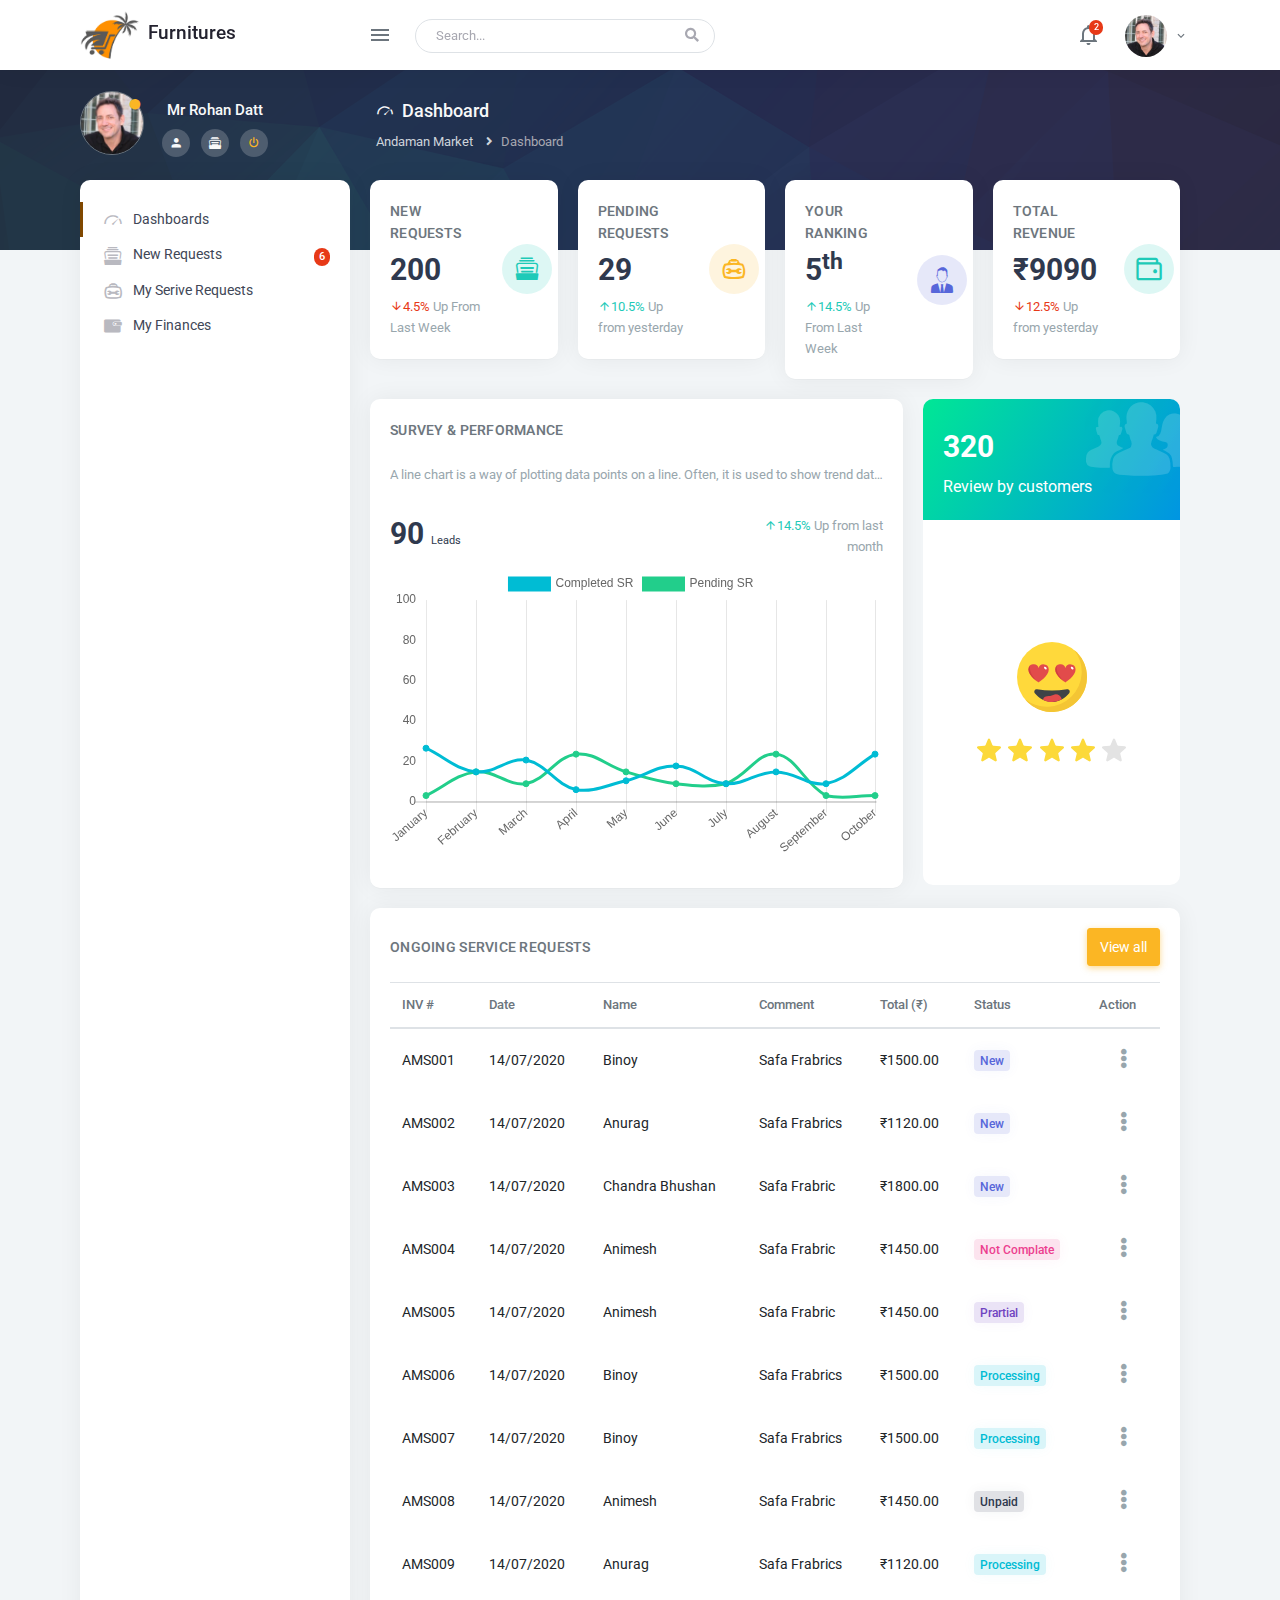
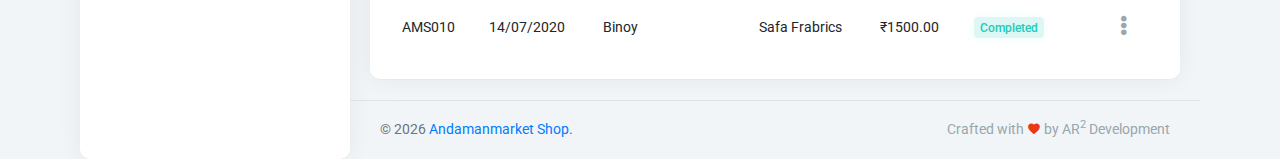
<file: index.html>
<!DOCTYPE html>
<html lang="en">
    <head>
        <meta charset="utf-8" />
        <title>Andaman Market - Business Pro Dashboard</title>
        <meta name="viewport" content="width=device-width, initial-scale=1.0">
        <meta content="Business Pro Dashboard" name="description" />
        <meta content="AR Square Developement" name="author" />

        <!-- Favicons -->
        <link rel="apple-touch-icon" sizes="57x57" href="./assets/images/favicon/apple-icon-57x57.png">
        <link rel="apple-touch-icon" sizes="60x60" href="./assets/images/favicon/apple-icon-60x60.png">
        <link rel="apple-touch-icon" sizes="72x72" href="./assets/images/favicon/apple-icon-72x72.png">
        <link rel="apple-touch-icon" sizes="76x76" href="./assets/images/favicon/apple-icon-76x76.png">
        <link rel="apple-touch-icon" sizes="114x114" href="./assets/images/favicon/apple-icon-114x114.png">
        <link rel="apple-touch-icon" sizes="120x120" href="./assets/images/favicon/apple-icon-120x120.png">
        <link rel="apple-touch-icon" sizes="144x144" href="./assets/images/favicon/apple-icon-144x144.png">
        <link rel="apple-touch-icon" sizes="152x152" href="./assets/images/favicon/apple-icon-152x152.png">
        <link rel="apple-touch-icon" sizes="180x180" href="./assets/images/favicon/apple-icon-180x180.png">
        <link rel="icon" type="image/png" sizes="192x192"  href="./assets/images/favicon/android-icon-192x192.png">
        <link rel="icon" type="image/png" sizes="32x32" href="./assets/images/favicon/favicon-32x32.png">
        <link rel="icon" type="image/png" sizes="96x96" href="./assets/images/favicon/favicon-96x96.png">
        <link rel="icon" type="image/png" sizes="16x16" href="./assets/images/favicon/favicon-16x16.png">
        <link rel="manifest" href="./assets/images/favicon/manifest.json">
        <meta name="msapplication-TileColor" content="#ffffff">
        <meta name="msapplication-TileImage" content="./assets/images/favicon/ms-icon-144x144.png">
        <meta name="theme-color" content="#ffffff">

        <!-- App css -->
        <link href="assets/css/bootstrap.min.css" rel="stylesheet" type="text/css" />
        <link href="assets/css/icons.css" rel="stylesheet" type="text/css" />
        <link href="assets/css/icofont.css" rel="stylesheet" type="text/css" />
        <link href="assets/css/metismenu.min.css" rel="stylesheet" type="text/css" />
        <link href="assets/css/style.css" rel="stylesheet" type="text/css" />

    </head>

    <body>

        <!-- Top Bar Start -->
        <div class="topbar">
             <!-- Navbar -->
             <nav class="navbar-custom">

                <!-- LOGO -->
                <div class="topbar-left">
                    <a href="index.html" class="logo">
                        <span>
                            <img src="assets/images/logo-sm.png" alt="logo-small" class="logo-sm">
                        </span>
                        <span class="logo-text">
                            Furnitures
                        </span>
                    </a>
                </div>
    
                <ul class="list-unstyled topbar-nav float-right mb-0">
                    <li class="dropdown">
                        <a class="nav-link dropdown-toggle arrow-none waves-light waves-effect" data-toggle="dropdown" href="#" role="button"
                            aria-haspopup="false" aria-expanded="false">
                            <i class="mdi mdi-bell-outline nav-icon"></i>
                            <span class="badge badge-danger badge-pill noti-icon-badge">2</span>
                        </a>
                        <div class="dropdown-menu dropdown-menu-right dropdown-lg">
                            <!-- item-->
                            <h6 class="dropdown-item-text">
                                Notifications (14)
                            </h6>
                            <div class="slimscroll notification-list">
                                <!-- item-->
                                <a href="javascript:void(0);" class="dropdown-item notify-item active">
                                    <div class="notify-icon bg-success"><i class="mdi mdi-cart-outline"></i></div>
                                    <p class="notify-details">Your order is placed<small class="text-muted">Dummy text of the printing and typesetting industry.</small></p>
                                </a>
                                <!-- item-->
                                <a href="javascript:void(0);" class="dropdown-item notify-item">
                                    <div class="notify-icon bg-warning"><i class="mdi mdi-message"></i></div>
                                    <p class="notify-details">New Message received<small class="text-muted">You have 87 unread messages</small></p>
                                </a>
                                <!-- item-->
                                <a href="javascript:void(0);" class="dropdown-item notify-item">
                                    <div class="notify-icon bg-info"><i class="mdi mdi-martini"></i></div>
                                    <p class="notify-details">Your item is shipped<small class="text-muted">It is a long established fact that a reader will</small></p>
                                </a>
                                <!-- item-->
                                <a href="javascript:void(0);" class="dropdown-item notify-item">
                                    <div class="notify-icon bg-primary"><i class="mdi mdi-cart-outline"></i></div>
                                    <p class="notify-details">Your order is placed<small class="text-muted">Dummy text of the printing and typesetting industry.</small></p>
                                </a>
                                <!-- item-->
                                <a href="javascript:void(0);" class="dropdown-item notify-item">
                                    <div class="notify-icon bg-danger"><i class="mdi mdi-message"></i></div>
                                    <p class="notify-details">New Message received<small class="text-muted">You have 8 unread messages</small></p>
                                </a>
                            </div>
                            <!-- All-->
                            <a href="javascript:void(0);" class="dropdown-item text-center text-primary">
                                View all <i class="fi-arrow-right"></i>
                            </a>
                        </div>
                    </li>

                    <li class="dropdown">
                        <a class="nav-link dropdown-toggle waves-effect waves-light nav-user" data-toggle="dropdown" href="#" role="button"
                            aria-haspopup="false" aria-expanded="false">
                            <img src="assets/images/users/user-1.jpg" alt="profile-user" class="rounded-circle" /> 
                            <span class="ml-1 nav-user-name hidden-sm"> <i class="mdi mdi-chevron-down"></i> </span>
                        </a>
                        <div class="dropdown-menu dropdown-menu-right">
                            <a class="dropdown-item" href="profile.html"><i class="dripicons-user text-muted mr-2"></i> Profile</a>
                            <div class="dropdown-divider"></div>
                            <a class="dropdown-item" href="login.html"><i class="dripicons-exit text-muted mr-2"></i> Logout</a>
                        </div>
                    </li>
                </ul>
    
                <ul class="list-unstyled topbar-nav mb-0">
                    <li>
                        <button class="button-menu-mobile nav-link waves-effect waves-light">
                            <i class="mdi mdi-menu nav-icon"></i>
                        </button>
                    </li>

                    <li class="hide-phone app-search">
                        <form role="search" class="">
                            <input type="text" placeholder="Search..." class="form-control">
                            <a href=""><i class="fas fa-search"></i></a>
                        </form>
                    </li>
                </ul>
            </nav>
            <!-- end navbar-->
        </div>
        <!-- Top Bar End -->

        <div class="page-wrapper-img">
            <div class="page-wrapper-img-inner">
                <div class="sidebar-user media">                    
                    <img src="assets/images/users/user-1.jpg" alt="user" class="rounded-circle img-thumbnail mb-1">
                    <span class="online-icon"><i class="mdi mdi-record text-warning"></i></span>
                    <div class="media-body">
                        <h5 class="text-light">Mr Rohan Datt </h5>
                        <ul class="list-unstyled list-inline mb-0 mt-2">
                            <li class="list-inline-item">
                                <a href="profile.html" class=""><i class="mdi mdi-account text-light"></i></a>
                            </li>
                            <li class="list-inline-item">
                                <a href="mySeriveRequests.html" class=""><i class="icofont-files-stack text-light"></i></a>
                            </li>
                            <li class="list-inline-item">
                                <a href="login.html" class=""><i class="mdi mdi-power text-warning"></i></a>
                            </li>
                        </ul>
                    </div>                    
                </div>
                <!-- Page-Title -->
                <div class="row">
                    <div class="col-sm-12">
                        <div class="page-title-box">
                            <div class="float-right align-item-center mt-2">
                                <!-- <button class="btn btn-info px-4 align-self-center report-btn">Creat Report</button> -->
                            </div>
                            <h4 class="page-title mb-2"><i class="icofont-dashboard mr-2"></i>Dashboard</h4>  
                            <div class="">
                                <ol class="breadcrumb">
                                    <li class="breadcrumb-item"><a href="javascript:void(0);">Andaman Market</a></li>
                                    <li class="breadcrumb-item active">Dashboard</li>
                                </ol>
                            </div>                                      
                        </div>
                    </div>
                </div>
                <!-- end page title end breadcrumb -->
            </div>
        </div>
        
        <div class="page-wrapper">
            <div class="page-wrapper-inner">
                <!-- Left Sidenav -->
                <div class="left-sidenav">
                    <ul class="metismenu left-sidenav-menu" id="side-nav">
                        <li>
                            <a href="index.html"><i class="icofont-dashboard"></i><span>Dashboards</span></a>
                        </li>

                        <li>
                            <a href="newRequests.html"><i class="icofont-files-stack"></i><span>New Requests</span><span class="badge badge-danger badge-pill float-right">6</span></a>
                        </li>

                        <li>
                            <a href="mySeriveRequests.html"><i class="icofont-tools-bag"></i><span>My Serive Requests</span></a>
                        </li>

                        <li>
                            <a href="myFinances.html"><i class="icofont-wallet"></i><span>My Finances</span></a>
                        </li>
                    </ul>
                </div>
                <!-- end left-sidenav-->

                <!-- Page Content-->
                <div class="page-content">
                    <div class="container-fluid"> 
                        <div class="row">
                            <div class="col-lg-3">
                                <div class="card">
                                    <div class="card-body mb-0">
                                        <div class="row">                                            
                                            <div class="col-8 align-self-center">
                                                <a href="newRequests.html">
                                                    <h4 class="mt-0 header-title">New Requests</h4>
                                                    <h2 class="mt-0 font-weight-bold text-dark">200</h2> 
                                                    <p class="mb-0 text-muted"><span class="text-danger"><i class="mdi mdi-arrow-down"></i>4.5%</span> Up From Last Week</p>
                                                </a>
                                            </div><!--end col-->
                                            <div class="col-4 align-self-center">
                                                <div class="icon-info text-right">
                                                    <i class="icofont-files-stack bg-soft-success"></i>
                                                </div>
                                            </div><!--end col-->
                                        </div><!--end row-->
                                    </div><!--end card-body-->
                                </div><!--end card-->
                            </div><!--end col-->

                            <div class="col-lg-3">
                                <div class="card">
                                    <div class="card-body mb-0">
                                        <div class="row">                                            
                                            <div class="col-8 align-self-center">
                                                <a href="mySeriveRequests.html">
                                                    <h4 class="mt-0 header-title">Pending Requests</h4>
                                                    <h2 class="mt-0 font-weight-bold text-dark">29</h2> 
                                                    <p class="mb-0 text-muted"><span class="text-success"><i class="mdi mdi-arrow-up"></i>10.5%</span> Up from yesterday</p>
                                                </a>
                                            </div><!--end col-->
                                            <div class="col-4 align-self-center">
                                                <div class="icon-info text-right">
                                                    <i class="icofont-tools-bag bg-soft-warning"></i>
                                                </div>
                                            </div><!--end col-->
                                        </div><!--end row-->
                                    </div><!--end card-body-->
                                </div><!--end card-->
                            </div><!--end col-->

                            <div class="col-lg-3">
                                <div class="card">
                                    <div class="card-body mb-0">
                                        <div class="row">                                            
                                            <div class="col-8 align-self-center">
                                                <div class="">
                                                    <h4 class="mt-0 header-title">Your Ranking</h4>
                                                    <h2 class="mt-0 font-weight-bold text-dark">5<sup>th</sup></h2> 
                                                    <p class="mb-0 text-muted"><span class="text-success"><i class="mdi mdi-arrow-up"></i>14.5%</span> Up From Last Week</p>
                                                </div>
                                            </div><!--end col-->
                                            <div class="col-4 align-self-center">
                                                <div class="icon-info text-right">
                                                    <i class="icofont-business-man-alt-2 bg-soft-primary"></i>
                                                </div>
                                            </div><!--end col-->
                                        </div><!--end row-->
                                    </div><!--end card-body-->
                                </div><!--end card-->
                            </div><!--end col-->

                            <div class="col-lg-3">
                                <div class="card">
                                    <div class="card-body mb-0">
                                        <div class="row">                                            
                                            <div class="col-8 align-self-center">
                                                <div class="">
                                                    <h4 class="mt-0 header-title">Total Revenue</h4>
                                                    <h2 class="mt-0 font-weight-bold text-dark">₹9090</h2> 
                                                    <p class="mb-0 text-muted"><span class="text-danger"><i class="mdi mdi-arrow-down"></i>12.5%</span> Up from yesterday</p>
                                                </div>
                                            </div><!--end col-->
                                            <div class="col-4 align-self-center">
                                                <div class="icon-info text-right">
                                                    <i class="dripicons-wallet bg-soft-success"></i>
                                                </div>
                                            </div><!--end col-->
                                        </div><!--end row-->
                                    </div><!--end card-body-->
                                </div><!--end card-->
                            </div><!--end col-->
                        </div><!--end row-->

                        <div class="row">
                            <div class="col-lg-8">
                                <div class="card">
                                    <div class="card-body">
                                        <h4 class="header-title mt-0 mb-4">Survey &amp; performance</h4>
                                        <div class="row">
                                            <div class="col-12">
                                                <p class="text-muted mb-4 d-inline-block text-truncate w-100">A line chart is a way of plotting data
                                                    points on a line. Often, it is used to show trend data, and the
                                                    comparison of two data sets.
                                                </p>
                                            </div>
                                            <div class="col-8 align-self-center">
                                                <div class="">
                                                    <h2 class="mt-0 font-weight-bold text-dark">90 <small>Leads</small></h2> 
                                                </div>
                                            </div><!--end col-->
                                            <div class="col-4 text-right">
                                                <p class="mb-0 text-muted"><span class="text-success"><i class="mdi mdi-arrow-up"></i>14.5%</span> Up from last month</p>
                                            </div><!--end col-->
                                        </div><!--end row-->
                                        <canvas id="lineChart" height="300"></canvas>
                                    </div><!--end card-body-->
                                </div><!--end card-->
                            </div><!--end col-->
                            <div class="col-lg-4">
                                <div class="card shadow-none overflow-hidden">
                                    <div class="card-body bg-gradient1">
                                        <div class="">
                                            <div class="card-icon">
                                                <i class="icofont-users-alt-5"></i>
                                            </div>
                                            <h2 class="font-weight-bold text-white">320</h2>
                                            <p class="text-white mb-0 font-16">Review by customers</p>                                            
                                        </div>
                                    </div><!--end card-body-->
                                    <div class="card-body dash-info-carousel">                                        
                                        <div class="feedback" style="min-height: 325px;">
                                            <div class="rating">
                                                <input type="radio" name="rating" disabled id="rating-5">
                                                <label for="rating-5"></label>
                                                <input type="radio" name="rating" disabled checked id="rating-4">
                                                <label for="rating-4"></label>
                                                <input type="radio" name="rating" disabled id="rating-3">
                                                <label for="rating-3"></label>
                                                <input type="radio" name="rating" disabled id="rating-2">
                                                <label for="rating-2"></label>
                                                <input type="radio" name="rating" disabled id="rating-1">
                                                <label for="rating-1"></label>
                                                <div class="emoji-wrapper">
                                                    <div class="emoji">
                                                        <svg class="rating-0" xmlns="http://www.w3.org/2000/svg" viewBox="0 0 512 512">
                                                            <circle cx="256" cy="256" r="256" fill="#ffd93b"/>
                                                            <path d="M512 256c0 141.44-114.64 256-256 256-80.48 0-152.32-37.12-199.28-95.28 43.92 35.52 99.84 56.72 160.72 56.72 141.36 0 256-114.56 256-256 0-60.88-21.2-116.8-56.72-160.72C474.8 103.68 512 175.52 512 256z" fill="#f4c534"/>
                                                            <ellipse transform="scale(-1) rotate(31.21 715.433 -595.455)" cx="166.318" cy="199.829" rx="56.146" ry="56.13" fill="#fff"/>
                                                            <ellipse transform="rotate(-148.804 180.87 175.82)" cx="180.871" cy="175.822" rx="28.048" ry="28.08" fill="#3e4347"/>
                                                            <ellipse transform="rotate(-113.778 194.434 165.995)" cx="194.433" cy="165.993" rx="8.016" ry="5.296" fill="#5a5f63"/>
                                                            <ellipse transform="scale(-1) rotate(31.21 715.397 -1237.664)" cx="345.695" cy="199.819" rx="56.146" ry="56.13" fill="#fff"/>
                                                            <ellipse transform="rotate(-148.804 360.25 175.837)" cx="360.252" cy="175.84" rx="28.048" ry="28.08" fill="#3e4347"/>
                                                            <ellipse transform="scale(-1) rotate(66.227 254.508 -573.138)" cx="373.794" cy="165.987" rx="8.016" ry="5.296" fill="#5a5f63"/>
                                                            <path d="M370.56 344.4c0 7.696-6.224 13.92-13.92 13.92H155.36c-7.616 0-13.92-6.224-13.92-13.92s6.304-13.92 13.92-13.92h201.296c7.696.016 13.904 6.224 13.904 13.92z" fill="#3e4347"/>
                                                        </svg>
                                                        <svg svg class="rating-1" xmlns="http://www.w3.org/2000/svg" viewBox="0 0 512 512">
                                                            <circle cx="256" cy="256" r="256" fill="#ffd93b"/>
                                                            <path d="M512 256A256 256 0 0 1 56.7 416.7a256 256 0 0 0 360-360c58.1 47 95.3 118.8 95.3 199.3z" fill="#f4c534"/>
                                                            <path d="M328.4 428a92.8 92.8 0 0 0-145-.1 6.8 6.8 0 0 1-12-5.8 86.6 86.6 0 0 1 84.5-69 86.6 86.6 0 0 1 84.7 69.8c1.3 6.9-7.7 10.6-12.2 5.1z" fill="#3e4347"/>
                                                            <path d="M269.2 222.3c5.3 62.8 52 113.9 104.8 113.9 52.3 0 90.8-51.1 85.6-113.9-2-25-10.8-47.9-23.7-66.7-4.1-6.1-12.2-8-18.5-4.2a111.8 111.8 0 0 1-60.1 16.2c-22.8 0-42.1-5.6-57.8-14.8-6.8-4-15.4-1.5-18.9 5.4-9 18.2-13.2 40.3-11.4 64.1z" fill="#f4c534"/>
                                                            <path d="M357 189.5c25.8 0 47-7.1 63.7-18.7 10 14.6 17 32.1 18.7 51.6 4 49.6-26.1 89.7-67.5 89.7-41.6 0-78.4-40.1-82.5-89.7A95 95 0 0 1 298 174c16 9.7 35.6 15.5 59 15.5z" fill="#fff"/>
                                                            <path d="M396.2 246.1a38.5 38.5 0 0 1-38.7 38.6 38.5 38.5 0 0 1-38.6-38.6 38.6 38.6 0 1 1 77.3 0z" fill="#3e4347"/>
                                                            <path d="M380.4 241.1c-3.2 3.2-9.9 1.7-14.9-3.2-4.8-4.8-6.2-11.5-3-14.7 3.3-3.4 10-2 14.9 2.9 4.9 5 6.4 11.7 3 15z" fill="#fff"/>
                                                            <path d="M242.8 222.3c-5.3 62.8-52 113.9-104.8 113.9-52.3 0-90.8-51.1-85.6-113.9 2-25 10.8-47.9 23.7-66.7 4.1-6.1 12.2-8 18.5-4.2 16.2 10.1 36.2 16.2 60.1 16.2 22.8 0 42.1-5.6 57.8-14.8 6.8-4 15.4-1.5 18.9 5.4 9 18.2 13.2 40.3 11.4 64.1z" fill="#f4c534"/>
                                                            <path d="M155 189.5c-25.8 0-47-7.1-63.7-18.7-10 14.6-17 32.1-18.7 51.6-4 49.6 26.1 89.7 67.5 89.7 41.6 0 78.4-40.1 82.5-89.7A95 95 0 0 0 214 174c-16 9.7-35.6 15.5-59 15.5z" fill="#fff"/>
                                                            <path d="M115.8 246.1a38.5 38.5 0 0 0 38.7 38.6 38.5 38.5 0 0 0 38.6-38.6 38.6 38.6 0 1 0-77.3 0z" fill="#3e4347"/>
                                                            <path d="M131.6 241.1c3.2 3.2 9.9 1.7 14.9-3.2 4.8-4.8 6.2-11.5 3-14.7-3.3-3.4-10-2-14.9 2.9-4.9 5-6.4 11.7-3 15z" fill="#fff"/>
                                                        </svg>
                                                        <svg class="rating-2" xmlns="http://www.w3.org/2000/svg" viewBox="0 0 512 512">
                                                            <circle cx="256" cy="256" r="256" fill="#ffd93b"/>
                                                            <path d="M512 256A256 256 0 0 1 56.7 416.7a256 256 0 0 0 360-360c58.1 47 95.3 118.8 95.3 199.3z" fill="#f4c534"/>
                                                            <path d="M336.6 403.2c-6.5 8-16 10-25.5 5.2a117.6 117.6 0 0 0-110.2 0c-9.4 4.9-19 3.3-25.6-4.6-6.5-7.7-4.7-21.1 8.4-28 45.1-24 99.5-24 144.6 0 13 7 14.8 19.7 8.3 27.4z" fill="#3e4347"/>
                                                            <path d="M276.6 244.3a79.3 79.3 0 1 1 158.8 0 79.5 79.5 0 1 1-158.8 0z" fill="#fff"/>
                                                            <circle cx="340" cy="260.4" r="36.2" fill="#3e4347"/>
                                                            <g fill="#fff">
                                                                <ellipse transform="rotate(-135 326.4 246.6)" cx="326.4" cy="246.6" rx="6.5" ry="10"/>
                                                                <path d="M231.9 244.3a79.3 79.3 0 1 0-158.8 0 79.5 79.5 0 1 0 158.8 0z"/>
                                                            </g>
                                                            <circle cx="168.5" cy="260.4" r="36.2" fill="#3e4347"/>
                                                            <ellipse transform="rotate(-135 182.1 246.7)" cx="182.1" cy="246.7" rx="10" ry="6.5" fill="#fff"/>
                                                        </svg>
                                                        <svg class="rating-3" xmlns="http://www.w3.org/2000/svg" viewBox="0 0 512 512">
                                                            <circle cx="256" cy="256" r="256" fill="#ffd93b"/>
                                                            <path d="M407.7 352.8a163.9 163.9 0 0 1-303.5 0c-2.3-5.5 1.5-12 7.5-13.2a780.8 780.8 0 0 1 288.4 0c6 1.2 9.9 7.7 7.6 13.2z" fill="#3e4347"/>
                                                            <path d="M512 256A256 256 0 0 1 56.7 416.7a256 256 0 0 0 360-360c58.1 47 95.3 118.8 95.3 199.3z" fill="#f4c534"/>
                                                            <g fill="#fff">
                                                            <path d="M115.3 339c18.2 29.6 75.1 32.8 143.1 32.8 67.1 0 124.2-3.2 143.2-31.6l-1.5-.6a780.6 780.6 0 0 0-284.8-.6z"/>
                                                            <ellipse cx="356.4" cy="205.3" rx="81.1" ry="81"/>
                                                            </g>
                                                            <ellipse cx="356.4" cy="205.3" rx="44.2" ry="44.2" fill="#3e4347"/>
                                                            <g fill="#fff">
                                                            <ellipse transform="scale(-1) rotate(45 454 -906)" cx="375.3" cy="188.1" rx="12" ry="8.1"/>
                                                            <ellipse cx="155.6" cy="205.3" rx="81.1" ry="81"/>
                                                            </g>
                                                            <ellipse cx="155.6" cy="205.3" rx="44.2" ry="44.2" fill="#3e4347"/>
                                                            <ellipse transform="scale(-1) rotate(45 454 -421.3)" cx="174.5" cy="188" rx="12" ry="8.1" fill="#fff"/>
                                                        </svg>
                                                        <svg class="rating-4" xmlns="http://www.w3.org/2000/svg" viewBox="0 0 512 512">
                                                            <circle cx="256" cy="256" r="256" fill="#ffd93b"/>
                                                            <path d="M512 256A256 256 0 0 1 56.7 416.7a256 256 0 0 0 360-360c58.1 47 95.3 118.8 95.3 199.3z" fill="#f4c534"/>
                                                            <path d="M232.3 201.3c0 49.2-74.3 94.2-74.3 94.2s-74.4-45-74.4-94.2a38 38 0 0 1 74.4-11.1 38 38 0 0 1 74.3 11.1z" fill="#e24b4b"/>
                                                            <path d="M96.1 173.3a37.7 37.7 0 0 0-12.4 28c0 49.2 74.3 94.2 74.3 94.2C80.2 229.8 95.6 175.2 96 173.3z" fill="#d03f3f"/>
                                                            <path d="M215.2 200c-3.6 3-9.8 1-13.8-4.1-4.2-5.2-4.6-11.5-1.2-14.1 3.6-2.8 9.7-.7 13.9 4.4 4 5.2 4.6 11.4 1.1 13.8z" fill="#fff"/>
                                                            <path d="M428.4 201.3c0 49.2-74.4 94.2-74.4 94.2s-74.3-45-74.3-94.2a38 38 0 0 1 74.4-11.1 38 38 0 0 1 74.3 11.1z" fill="#e24b4b"/>
                                                            <path d="M292.2 173.3a37.7 37.7 0 0 0-12.4 28c0 49.2 74.3 94.2 74.3 94.2-77.8-65.7-62.4-120.3-61.9-122.2z" fill="#d03f3f"/>
                                                            <path d="M411.3 200c-3.6 3-9.8 1-13.8-4.1-4.2-5.2-4.6-11.5-1.2-14.1 3.6-2.8 9.7-.7 13.9 4.4 4 5.2 4.6 11.4 1.1 13.8z" fill="#fff"/>
                                                            <path d="M381.7 374.1c-30.2 35.9-75.3 64.4-125.7 64.4s-95.4-28.5-125.8-64.2a17.6 17.6 0 0 1 16.5-28.7 627.7 627.7 0 0 0 218.7-.1c16.2-2.7 27 16.1 16.3 28.6z" fill="#3e4347"/>
                                                            <path d="M256 438.5c25.7 0 50-7.5 71.7-19.5-9-33.7-40.7-43.3-62.6-31.7-29.7 15.8-62.8-4.7-75.6 34.3 20.3 10.4 42.8 17 66.5 17z" fill="#e24b4b"/>
                                                        </svg>
                                                        <svg class="rating-5" xmlns="http://www.w3.org/2000/svg" viewBox="0 0 512 512">
                                                            <g fill="#ffd93b">
                                                            <circle cx="256" cy="256" r="256"/>
                                                            <path d="M512 256A256 256 0 0 1 56.8 416.7a256 256 0 0 0 360-360c58 47 95.2 118.8 95.2 199.3z"/>
                                                            </g>
                                                            <path d="M512 99.4v165.1c0 11-8.9 19.9-19.7 19.9h-187c-13 0-23.5-10.5-23.5-23.5v-21.3c0-12.9-8.9-24.8-21.6-26.7-16.2-2.5-30 10-30 25.5V261c0 13-10.5 23.5-23.5 23.5h-187A19.7 19.7 0 0 1 0 264.7V99.4c0-10.9 8.8-19.7 19.7-19.7h472.6c10.8 0 19.7 8.7 19.7 19.7z" fill="#e9eff4"/>
                                                            <path d="M204.6 138v88.2a23 23 0 0 1-23 23H58.2a23 23 0 0 1-23-23v-88.3a23 23 0 0 1 23-23h123.4a23 23 0 0 1 23 23z" fill="#45cbea"/>
                                                            <path d="M476.9 138v88.2a23 23 0 0 1-23 23H330.3a23 23 0 0 1-23-23v-88.3a23 23 0 0 1 23-23h123.4a23 23 0 0 1 23 23z" fill="#e84d88"/>
                                                            <g fill="#38c0dc">
                                                            <path d="M95.2 114.9l-60 60v15.2l75.2-75.2zM123.3 114.9L35.1 203v23.2c0 1.8.3 3.7.7 5.4l116.8-116.7h-29.3z"/>
                                                            </g>
                                                            <g fill="#d23f77">
                                                            <path d="M373.3 114.9l-66 66V196l81.3-81.2zM401.5 114.9l-94.1 94v17.3c0 3.5.8 6.8 2.2 9.8l121.1-121.1h-29.2z"/>
                                                            </g>
                                                            <path d="M329.5 395.2c0 44.7-33 81-73.4 81-40.7 0-73.5-36.3-73.5-81s32.8-81 73.5-81c40.5 0 73.4 36.3 73.4 81z" fill="#3e4347"/>
                                                            <path d="M256 476.2a70 70 0 0 0 53.3-25.5 34.6 34.6 0 0 0-58-25 34.4 34.4 0 0 0-47.8 26 69.9 69.9 0 0 0 52.6 24.5z" fill="#e24b4b"/>
                                                            <path d="M290.3 434.8c-1 3.4-5.8 5.2-11 3.9s-8.4-5.1-7.4-8.7c.8-3.3 5.7-5 10.7-3.8 5.1 1.4 8.5 5.3 7.7 8.6z" fill="#fff" opacity=".2"/>
                                                        </svg>
                                                    </div>
                                                </div>
                                            </div>
                                        </div>
                                    </div><!--end card-body-->
                                </div><!--end card-->
                            </div><!--end col-->
                        </div><!--end row-->

                        <div class="row">
                            <div class="col-lg-12">
                                <div class="card">
                                    <div class="card-body new-user order-list">
                                        <div class="d-flex justify-content-between align-items-center mb-3">
                                            <h4 class="header-title my-0">Ongoing Service Requests</h4>
                                            <a href="ongoingServices.html" class="btn btn-warning waves-effect waves-light">View all</a>
                                        </div>
                                        <div class="table-responsive">
                                            <table class="table table-hover mb-0">
                                                <thead>
                                                    <tr>
                                                        <th>INV #</th>
                                                        <th>Date</th>
                                                        <th>Name</th>
                                                        <th>Comment</th>
                                                        <th>Total (₹)</th>
                                                        <th>Status</th>
                                                        <th>Action</th>
                                                    </tr>
                                                </thead>
                                                <tbody>
                                                    <tr>
                                                        <td>AMS001</td>
                                                        <td>14/07/2020</td>
                                                        <td>Binoy</td>
                                                        <td>Safa Frabrics</td>
                                                        <td>₹1500.00</td>
                                                        <td><span class="badge badge-soft-primary  font-12">New</span></td>
                                                        <td class="text-center">
                                                            <div class="dropdown d-inline-block float-center">
                                                                <a class="nav-link dropdown-toggle arrow-none" id="dLabel1" data-toggle="dropdown" href="#" role="button" aria-haspopup="false" aria-expanded="false">
                                                                    <i class="fas fa-ellipsis-v font-20 text-muted"></i>
                                                                </a>
                                                                <div class="dropdown-menu dropdown-menu-right" aria-labelledby="dLabel1">
                                                                    <a class="dropdown-item" href="#">New</a>
                                                                    <a class="dropdown-item" href="#">Processing</a>
                                                                    <a class="dropdown-item" href="#">Partial</a>
                                                                    <a class="dropdown-item" href="#">Completed</a>
                                                                    <a class="dropdown-item" href="#">Cancel</a>
                                                                    <a class="dropdown-item" href="#">Hold</a>
                                                                    <a class="dropdown-item" href="#">Not-completed</a>
                                                                    <a class="dropdown-item" href="#">Unpaid</a>
                                                                </div>
                                                            </div>
                                                        </td>
                                                    </tr>
                                                    <tr>
                                                        <td>AMS002</td>
                                                        <td>14/07/2020</td>
                                                        <td>Anurag</td>
                                                        <td>Safa Frabrics</td>
                                                        <td>₹1120.00</td>
                                                        <td><span class="badge badge-soft-primary  font-12">New</span></td>
                                                        <td class="text-center">
                                                            <div class="dropdown d-inline-block float-center">
                                                                <a class="nav-link dropdown-toggle arrow-none" id="dLabel1" data-toggle="dropdown" href="#" role="button" aria-haspopup="false" aria-expanded="false">
                                                                    <i class="fas fa-ellipsis-v font-20 text-muted"></i>
                                                                </a>
                                                                <div class="dropdown-menu dropdown-menu-right" aria-labelledby="dLabel1">
                                                                    <a class="dropdown-item" href="#">New</a>
                                                                    <a class="dropdown-item" href="#">Processing</a>
                                                                    <a class="dropdown-item" href="#">Partial</a>
                                                                    <a class="dropdown-item" href="#">Completed</a>
                                                                    <a class="dropdown-item" href="#">Cancel</a>
                                                                    <a class="dropdown-item" href="#">Hold</a>
                                                                    <a class="dropdown-item" href="#">Not-completed</a>
                                                                    <a class="dropdown-item" href="#">Unpaid</a>
                                                                </div>
                                                            </div>
                                                        </td>
                                                    </tr>
                                                    <tr>
                                                        <td>AMS003</td>
                                                        <td>14/07/2020</td>
                                                        <td>Chandra Bhushan</td>
                                                        <td>Safa Frabric</td>
                                                        <td>₹1800.00</td>
                                                        <td><span class="badge badge-soft-primary  font-12">New</span></td>
                                                        <td class="text-center">
                                                            <div class="dropdown d-inline-block float-center">
                                                                <a class="nav-link dropdown-toggle arrow-none" id="dLabel1" data-toggle="dropdown" href="#" role="button" aria-haspopup="false" aria-expanded="false">
                                                                    <i class="fas fa-ellipsis-v font-20 text-muted"></i>
                                                                </a>
                                                                <div class="dropdown-menu dropdown-menu-right" aria-labelledby="dLabel1">
                                                                    <a class="dropdown-item" href="#">New</a>
                                                                    <a class="dropdown-item" href="#">Processing</a>
                                                                    <a class="dropdown-item" href="#">Partial</a>
                                                                    <a class="dropdown-item" href="#">Completed</a>
                                                                    <a class="dropdown-item" href="#">Cancel</a>
                                                                    <a class="dropdown-item" href="#">Hold</a>
                                                                    <a class="dropdown-item" href="#">Not-completed</a>
                                                                    <a class="dropdown-item" href="#">Unpaid</a>
                                                                </div>
                                                            </div>
                                                        </td>
                                                    </tr>
                                                    <tr>
                                                        <td>AMS004</td>
                                                        <td>14/07/2020</td>
                                                        <td>Animesh</td>
                                                        <td>Safa Frabric</td>
                                                        <td>₹1450.00</td>
                                                        <td><span class="badge badge-soft-pink font-12">Not Complate</span></td>
                                                        <td class="text-center">
                                                            <div class="dropdown d-inline-block float-center">
                                                                <a class="nav-link dropdown-toggle arrow-none" id="dLabel1" data-toggle="dropdown" href="#" role="button" aria-haspopup="false" aria-expanded="false">
                                                                    <i class="fas fa-ellipsis-v font-20 text-muted"></i>
                                                                </a>
                                                                <div class="dropdown-menu dropdown-menu-right" aria-labelledby="dLabel1">
                                                                    <a class="dropdown-item" href="#">New</a>
                                                                    <a class="dropdown-item" href="#">Processing</a>
                                                                    <a class="dropdown-item" href="#">Partial</a>
                                                                    <a class="dropdown-item" href="#">Completed</a>
                                                                    <a class="dropdown-item" href="#">Cancel</a>
                                                                    <a class="dropdown-item" href="#">Hold</a>
                                                                    <a class="dropdown-item" href="#">Not-completed</a>
                                                                    <a class="dropdown-item" href="#">Unpaid</a>
                                                                </div>
                                                            </div>
                                                        </td>
                                                    </tr>
                                                    <tr>
                                                        <td>AMS005</td>
                                                        <td>14/07/2020</td>
                                                        <td>Animesh</td>
                                                        <td>Safa Frabric</td>
                                                        <td>₹1450.00</td>
                                                        <td><span class="badge badge-soft-purple font-12">Prartial</span></td>
                                                        <td class="text-center">
                                                            <div class="dropdown d-inline-block float-center">
                                                                <a class="nav-link dropdown-toggle arrow-none" id="dLabel1" data-toggle="dropdown" href="#" role="button" aria-haspopup="false" aria-expanded="false">
                                                                    <i class="fas fa-ellipsis-v font-20 text-muted"></i>
                                                                </a>
                                                                <div class="dropdown-menu dropdown-menu-right" aria-labelledby="dLabel1">
                                                                    <a class="dropdown-item" href="#">New</a>
                                                                    <a class="dropdown-item" href="#">Processing</a>
                                                                    <a class="dropdown-item" href="#">Partial</a>
                                                                    <a class="dropdown-item" href="#">Completed</a>
                                                                    <a class="dropdown-item" href="#">Cancel</a>
                                                                    <a class="dropdown-item" href="#">Hold</a>
                                                                    <a class="dropdown-item" href="#">Not-completed</a>
                                                                    <a class="dropdown-item" href="#">Unpaid</a>
                                                                </div>
                                                            </div>
                                                        </td>
                                                    </tr>
                                                    <tr>
                                                        <td>AMS006</td>
                                                        <td>14/07/2020</td>
                                                        <td>Binoy</td>
                                                        <td>Safa Frabrics</td>
                                                        <td>₹1500.00</td>
                                                        <td><span class="badge badge-soft-info font-12">Processing</span></td>
                                                        <td class="text-center">
                                                            <div class="dropdown d-inline-block float-center">
                                                                <a class="nav-link dropdown-toggle arrow-none" id="dLabel1" data-toggle="dropdown" href="#" role="button" aria-haspopup="false" aria-expanded="false">
                                                                    <i class="fas fa-ellipsis-v font-20 text-muted"></i>
                                                                </a>
                                                                <div class="dropdown-menu dropdown-menu-right" aria-labelledby="dLabel1">
                                                                    <a class="dropdown-item" href="#">New</a>
                                                                    <a class="dropdown-item" href="#">Processing</a>
                                                                    <a class="dropdown-item" href="#">Partial</a>
                                                                    <a class="dropdown-item" href="#">Completed</a>
                                                                    <a class="dropdown-item" href="#">Cancel</a>
                                                                    <a class="dropdown-item" href="#">Hold</a>
                                                                    <a class="dropdown-item" href="#">Not-completed</a>
                                                                    <a class="dropdown-item" href="#">Unpaid</a>
                                                                </div>
                                                            </div>
                                                        </td>
                                                    </tr>
                                                    <tr>
                                                        <td>AMS007</td>
                                                        <td>14/07/2020</td>
                                                        <td>Binoy</td>
                                                        <td>Safa Frabrics</td>
                                                        <td>₹1500.00</td>
                                                        <td><span class="badge badge-soft-info font-12">Processing</span></td>
                                                        <td class="text-center">
                                                            <div class="dropdown d-inline-block float-center">
                                                                <a class="nav-link dropdown-toggle arrow-none" id="dLabel1" data-toggle="dropdown" href="#" role="button" aria-haspopup="false" aria-expanded="false">
                                                                    <i class="fas fa-ellipsis-v font-20 text-muted"></i>
                                                                </a>
                                                                <div class="dropdown-menu dropdown-menu-right" aria-labelledby="dLabel1">
                                                                    <a class="dropdown-item" href="#">New</a>
                                                                    <a class="dropdown-item" href="#">Processing</a>
                                                                    <a class="dropdown-item" href="#">Partial</a>
                                                                    <a class="dropdown-item" href="#">Completed</a>
                                                                    <a class="dropdown-item" href="#">Cancel</a>
                                                                    <a class="dropdown-item" href="#">Hold</a>
                                                                    <a class="dropdown-item" href="#">Not-completed</a>
                                                                    <a class="dropdown-item" href="#">Unpaid</a>
                                                                </div>
                                                            </div>
                                                        </td>
                                                    </tr>
                                                    <tr>
                                                        <td>AMS008</td>
                                                        <td>14/07/2020</td>
                                                        <td>Animesh</td>
                                                        <td>Safa Frabric</td>
                                                        <td>₹1450.00</td>
                                                        <td><span class="badge badge-soft-dark font-12">Unpaid</span></td>
                                                        <td class="text-center">
                                                            <div class="dropdown d-inline-block float-center">
                                                                <a class="nav-link dropdown-toggle arrow-none" id="dLabel1" data-toggle="dropdown" href="#" role="button" aria-haspopup="false" aria-expanded="false">
                                                                    <i class="fas fa-ellipsis-v font-20 text-muted"></i>
                                                                </a>
                                                                <div class="dropdown-menu dropdown-menu-right" aria-labelledby="dLabel1">
                                                                    <a class="dropdown-item" href="#">New</a>
                                                                    <a class="dropdown-item" href="#">Processing</a>
                                                                    <a class="dropdown-item" href="#">Partial</a>
                                                                    <a class="dropdown-item" href="#">Completed</a>
                                                                    <a class="dropdown-item" href="#">Cancel</a>
                                                                    <a class="dropdown-item" href="#">Hold</a>
                                                                    <a class="dropdown-item" href="#">Not-completed</a>
                                                                    <a class="dropdown-item" href="#">Unpaid</a>
                                                                </div>
                                                            </div>
                                                        </td>
                                                    </tr>
                                                    <tr>
                                                        <td>AMS009</td>
                                                        <td>14/07/2020</td>
                                                        <td>Anurag</td>
                                                        <td>Safa Frabrics</td>
                                                        <td>₹1120.00</td>
                                                        <td><span class="badge badge-soft-info font-12">Processing</span></td>
                                                        <td class="text-center">
                                                            <div class="dropdown d-inline-block float-center">
                                                                <a class="nav-link dropdown-toggle arrow-none" id="dLabel1" data-toggle="dropdown" href="#" role="button" aria-haspopup="false" aria-expanded="false">
                                                                    <i class="fas fa-ellipsis-v font-20 text-muted"></i>
                                                                </a>
                                                                <div class="dropdown-menu dropdown-menu-right" aria-labelledby="dLabel1">
                                                                    <a class="dropdown-item" href="#">New</a>
                                                                    <a class="dropdown-item" href="#">Processing</a>
                                                                    <a class="dropdown-item" href="#">Partial</a>
                                                                    <a class="dropdown-item" href="#">Completed</a>
                                                                    <a class="dropdown-item" href="#">Cancel</a>
                                                                    <a class="dropdown-item" href="#">Hold</a>
                                                                    <a class="dropdown-item" href="#">Not-completed</a>
                                                                    <a class="dropdown-item" href="#">Unpaid</a>
                                                                </div>
                                                            </div>
                                                        </td>
                                                    </tr>
                                                    <tr>
                                                        <td>AMS010</td>
                                                        <td>14/07/2020</td>
                                                        <td>Binoy</td>
                                                        <td>Safa Frabrics</td>
                                                        <td>₹1500.00</td>
                                                        <td><span class="badge badge-soft-success font-12">Completed</span></td>
                                                        <td class="text-center">
                                                            <div class="dropdown d-inline-block float-center">
                                                                <a class="nav-link dropdown-toggle arrow-none" id="dLabel1" data-toggle="dropdown" href="#" role="button" aria-haspopup="false" aria-expanded="false">
                                                                    <i class="fas fa-ellipsis-v font-20 text-muted"></i>
                                                                </a>
                                                                <div class="dropdown-menu dropdown-menu-right" aria-labelledby="dLabel1">
                                                                    <a class="dropdown-item" href="#">New</a>
                                                                    <a class="dropdown-item" href="#">Processing</a>
                                                                    <a class="dropdown-item" href="#">Partial</a>
                                                                    <a class="dropdown-item" href="#">Completed</a>
                                                                    <a class="dropdown-item" href="#">Cancel</a>
                                                                    <a class="dropdown-item" href="#">Hold</a>
                                                                    <a class="dropdown-item" href="#">Not-completed</a>
                                                                    <a class="dropdown-item" href="#">Unpaid</a>
                                                                </div>
                                                            </div>
                                                        </td>
                                                    </tr>
                                                </tbody>
                                            </table>
                                            <!--end table-->
                                        </div><!--end /div-->
                                    </div><!--end card-body-->
                                </div><!--end card-->
                            </div><!--end col-->
                        </div><!--end row-->
                    </div><!-- container -->

                    <footer class="footer text-center text-sm-left">
                        &copy; <script>document.write(new Date().getFullYear());</script> <a href="http://andamanmarket.shop/" target="_blank">Andamanmarket Shop.</a> 
                        <span class="text-muted d-none d-sm-inline-block float-right">Crafted with <i class="mdi mdi-heart text-danger"></i> by AR<sup>2</sup> Development</span>
                    </footer>
                </div>
                <!-- end page content -->
            </div>
        </div>
        <!-- end page-wrapper -->

        <!-- jQuery  -->
        <script src="assets/js/jquery.min.js"></script>
        <script src="assets/js/bootstrap.bundle.min.js"></script>
        <script src="assets/js/metisMenu.min.js"></script>
        <script src="assets/js/waves.min.js"></script>
        <script src="assets/js/jquery.slimscroll.min.js"></script>

        <!-- Chart JS -->
        <script src="assets/plugins/chartjs/chart.min.js"></script>
        <script src="assets/pages/jquery.chartjs.init.js"></script>

        <!-- App js -->
        <script src="assets/js/app.js"></script>

    </body>
</html>
</file>
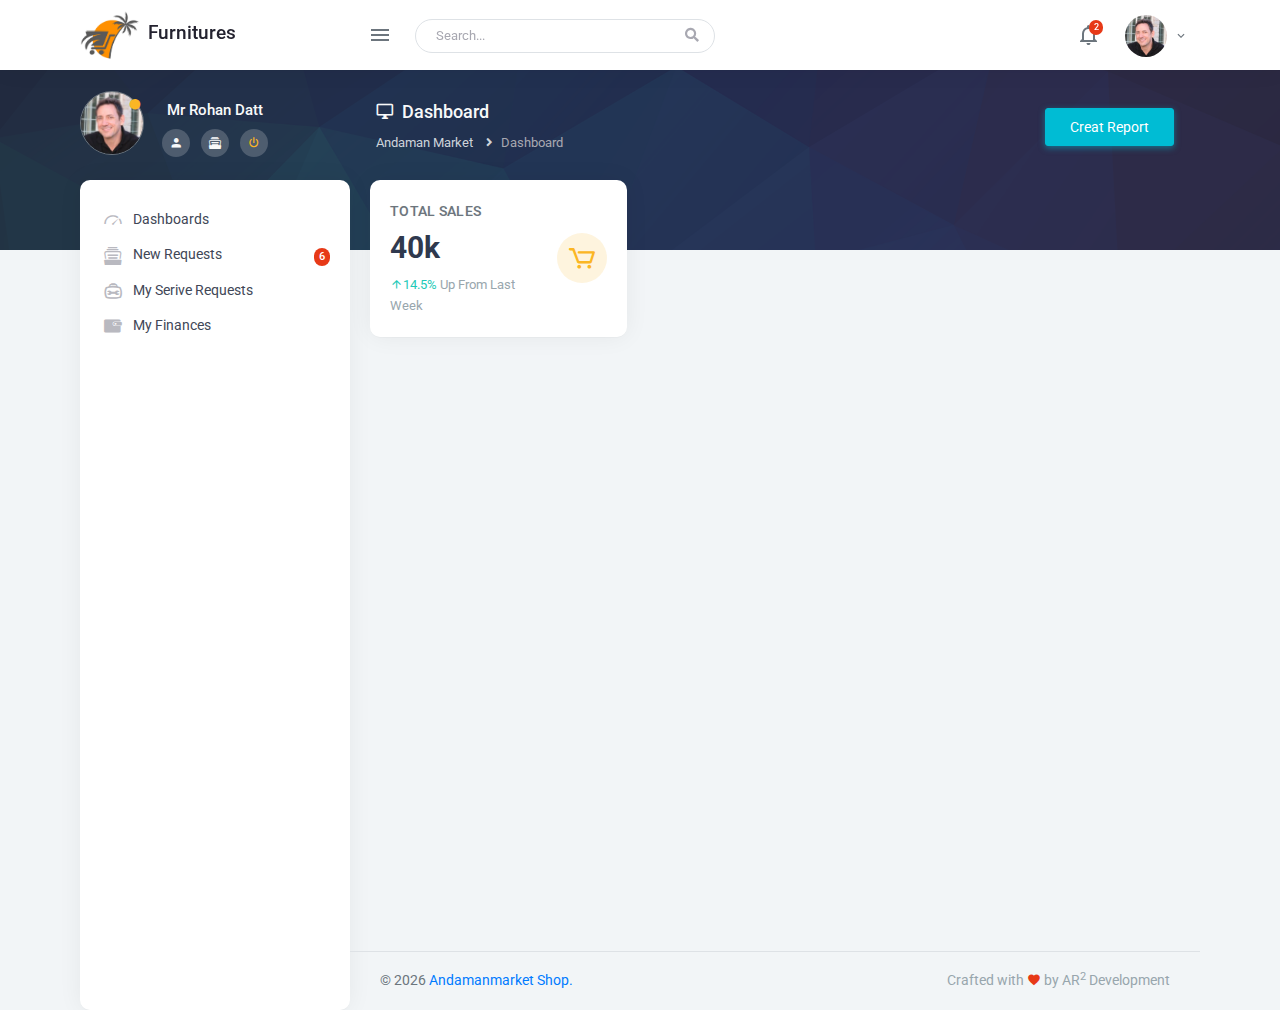
<file: blank.html>
<!DOCTYPE html>
<html lang="en">
    <head>
        <meta charset="utf-8" />
        <title>Andaman Market - Business Pro Dashboard</title>
        <meta name="viewport" content="width=device-width, initial-scale=1.0">
        <meta content="Business Pro Dashboard" name="description" />
        <meta content="AR Square Developement" name="author" />

        <!-- Favicons -->
        <link rel="apple-touch-icon" sizes="57x57" href="./assets/images/favicon/apple-icon-57x57.png">
        <link rel="apple-touch-icon" sizes="60x60" href="./assets/images/favicon/apple-icon-60x60.png">
        <link rel="apple-touch-icon" sizes="72x72" href="./assets/images/favicon/apple-icon-72x72.png">
        <link rel="apple-touch-icon" sizes="76x76" href="./assets/images/favicon/apple-icon-76x76.png">
        <link rel="apple-touch-icon" sizes="114x114" href="./assets/images/favicon/apple-icon-114x114.png">
        <link rel="apple-touch-icon" sizes="120x120" href="./assets/images/favicon/apple-icon-120x120.png">
        <link rel="apple-touch-icon" sizes="144x144" href="./assets/images/favicon/apple-icon-144x144.png">
        <link rel="apple-touch-icon" sizes="152x152" href="./assets/images/favicon/apple-icon-152x152.png">
        <link rel="apple-touch-icon" sizes="180x180" href="./assets/images/favicon/apple-icon-180x180.png">
        <link rel="icon" type="image/png" sizes="192x192"  href="./assets/images/favicon/android-icon-192x192.png">
        <link rel="icon" type="image/png" sizes="32x32" href="./assets/images/favicon/favicon-32x32.png">
        <link rel="icon" type="image/png" sizes="96x96" href="./assets/images/favicon/favicon-96x96.png">
        <link rel="icon" type="image/png" sizes="16x16" href="./assets/images/favicon/favicon-16x16.png">
        <link rel="manifest" href="./assets/images/favicon/manifest.json">
        <meta name="msapplication-TileColor" content="#ffffff">
        <meta name="msapplication-TileImage" content="./assets/images/favicon/ms-icon-144x144.png">
        <meta name="theme-color" content="#ffffff">

        <!-- App css -->
        <link href="assets/css/bootstrap.min.css" rel="stylesheet" type="text/css" />
        <link href="assets/css/icons.css" rel="stylesheet" type="text/css" />
        <link href="assets/css/icofont.css" rel="stylesheet" type="text/css" />
        <link href="assets/css/metismenu.min.css" rel="stylesheet" type="text/css" />
        <link href="assets/css/style.css" rel="stylesheet" type="text/css" />

    </head>

    <body>

        <!-- Top Bar Start -->
        <div class="topbar">
            <!-- Navbar -->
            <nav class="navbar-custom">

               <!-- LOGO -->
               <div class="topbar-left">
                   <a href="index.html" class="logo">
                       <span>
                           <img src="assets/images/logo-sm.png" alt="logo-small" class="logo-sm">
                       </span>
                       <span class="logo-text">
                           Furnitures
                       </span>
                   </a>
               </div>
   
               <ul class="list-unstyled topbar-nav float-right mb-0">
                   <li class="dropdown">
                       <a class="nav-link dropdown-toggle arrow-none waves-light waves-effect" data-toggle="dropdown" href="#" role="button"
                           aria-haspopup="false" aria-expanded="false">
                           <i class="mdi mdi-bell-outline nav-icon"></i>
                           <span class="badge badge-danger badge-pill noti-icon-badge">2</span>
                       </a>
                       <div class="dropdown-menu dropdown-menu-right dropdown-lg">
                           <!-- item-->
                           <h6 class="dropdown-item-text">
                               Notifications (14)
                           </h6>
                           <div class="slimscroll notification-list">
                               <!-- item-->
                               <a href="javascript:void(0);" class="dropdown-item notify-item active">
                                   <div class="notify-icon bg-success"><i class="mdi mdi-cart-outline"></i></div>
                                   <p class="notify-details">Your order is placed<small class="text-muted">Dummy text of the printing and typesetting industry.</small></p>
                               </a>
                               <!-- item-->
                               <a href="javascript:void(0);" class="dropdown-item notify-item">
                                   <div class="notify-icon bg-warning"><i class="mdi mdi-message"></i></div>
                                   <p class="notify-details">New Message received<small class="text-muted">You have 87 unread messages</small></p>
                               </a>
                               <!-- item-->
                               <a href="javascript:void(0);" class="dropdown-item notify-item">
                                   <div class="notify-icon bg-info"><i class="mdi mdi-martini"></i></div>
                                   <p class="notify-details">Your item is shipped<small class="text-muted">It is a long established fact that a reader will</small></p>
                               </a>
                               <!-- item-->
                               <a href="javascript:void(0);" class="dropdown-item notify-item">
                                   <div class="notify-icon bg-primary"><i class="mdi mdi-cart-outline"></i></div>
                                   <p class="notify-details">Your order is placed<small class="text-muted">Dummy text of the printing and typesetting industry.</small></p>
                               </a>
                               <!-- item-->
                               <a href="javascript:void(0);" class="dropdown-item notify-item">
                                   <div class="notify-icon bg-danger"><i class="mdi mdi-message"></i></div>
                                   <p class="notify-details">New Message received<small class="text-muted">You have 8 unread messages</small></p>
                               </a>
                           </div>
                           <!-- All-->
                           <a href="javascript:void(0);" class="dropdown-item text-center text-primary">
                               View all <i class="fi-arrow-right"></i>
                           </a>
                       </div>
                   </li>

                   <li class="dropdown">
                       <a class="nav-link dropdown-toggle waves-effect waves-light nav-user" data-toggle="dropdown" href="#" role="button"
                           aria-haspopup="false" aria-expanded="false">
                           <img src="assets/images/users/user-1.jpg" alt="profile-user" class="rounded-circle" /> 
                           <span class="ml-1 nav-user-name hidden-sm"> <i class="mdi mdi-chevron-down"></i> </span>
                       </a>
                       <div class="dropdown-menu dropdown-menu-right">
                           <a class="dropdown-item" href="profile.html"><i class="dripicons-user text-muted mr-2"></i> Profile</a>
                           <div class="dropdown-divider"></div>
                           <a class="dropdown-item" href="login.html"><i class="dripicons-exit text-muted mr-2"></i> Logout</a>
                       </div>
                   </li>
               </ul>
   
               <ul class="list-unstyled topbar-nav mb-0">
                   <li>
                       <button class="button-menu-mobile nav-link waves-effect waves-light">
                           <i class="mdi mdi-menu nav-icon"></i>
                       </button>
                   </li>

                   <li class="hide-phone app-search">
                       <form role="search" class="">
                           <input type="text" placeholder="Search..." class="form-control">
                           <a href=""><i class="fas fa-search"></i></a>
                       </form>
                   </li>
               </ul>
           </nav>
           <!-- end navbar-->
       </div>
        <!-- Top Bar End -->

        <div class="page-wrapper-img">
            <div class="page-wrapper-img-inner">
                <div class="sidebar-user media">                    
                    <img src="assets/images/users/user-1.jpg" alt="user" class="rounded-circle img-thumbnail mb-1">
                    <span class="online-icon"><i class="mdi mdi-record text-warning"></i></span>
                    <div class="media-body">
                        <h5 class="text-light">Mr Rohan Datt </h5>
                        <ul class="list-unstyled list-inline mb-0 mt-2">
                            <li class="list-inline-item">
                                <a href="profile.html" class=""><i class="mdi mdi-account text-light"></i></a>
                            </li>
                            <li class="list-inline-item">
                                <a href="ongoingServices.html" class=""><i class="icofont-files-stack text-light"></i></a>
                            </li>
                            <li class="list-inline-item">
                                <a href="login.html" class=""><i class="mdi mdi-power text-warning"></i></a>
                            </li>
                        </ul>
                    </div>                    
                </div>
                <!-- Page-Title -->
                <div class="row">
                    <div class="col-sm-12">
                        <div class="page-title-box">
                            <div class="float-right align-item-center mt-2">
                                <button class="btn btn-info px-4 align-self-center report-btn">Creat Report</button>
                            </div>
                            <h4 class="page-title mb-2"><i class="mdi mdi-monitor mr-2"></i>Dashboard</h4>  
                            <div class="">
                                <ol class="breadcrumb">
                                    <li class="breadcrumb-item"><a href="javascript:void(0);">Andaman Market</a></li>
                                    <li class="breadcrumb-item active">Dashboard</li>
                                </ol>
                            </div>                                      
                        </div>
                    </div>
                </div>
                <!-- end page title end breadcrumb -->
            </div>
        </div>
        
        <div class="page-wrapper">
            <div class="page-wrapper-inner">
                <!-- Left Sidenav -->
                <div class="left-sidenav">
                    <ul class="metismenu left-sidenav-menu" id="side-nav">
                        <li>
                            <a href="index.html"><i class="icofont-dashboard"></i><span>Dashboards</span></a>
                        </li>

                        <li>
                            <a href="#"><i class="icofont-files-stack"></i><span>New Requests</span><span class="badge badge-danger badge-pill float-right">6</span></a>
                        </li>

                        <li>
                            <a href="#"><i class="icofont-tools-bag"></i><span>My Serive Requests</span></a>
                        </li>

                        <li>
                            <a href="#"><i class="icofont-wallet"></i><span>My Finances</span></a>
                        </li>
                    </ul>
                </div>
                <!-- end left-sidenav-->

                <!-- Page Content-->
                <div class="page-content">
                    <div class="container-fluid"> 
                        <div class="row">
                            <div class="col-lg-4">
                                <div class="card">
                                    <div class="card-body mb-0">
                                        <div class="row">                                            
                                            <div class="col-8 align-self-center">
                                                <div class="">
                                                    <h4 class="mt-0 header-title">Total Sales</h4>
                                                    <h2 class="mt-0 font-weight-bold text-dark">40k</h2> 
                                                    <p class="mb-0 text-muted"><span class="text-success"><i class="mdi mdi-arrow-up"></i>14.5%</span> Up From Last Week</p>
                                                </div>
                                            </div><!--end col-->
                                            <div class="col-4 align-self-center">
                                                <div class="icon-info text-right">
                                                    <i class="dripicons-cart bg-soft-warning"></i>
                                                </div>
                                            </div><!--end col-->
                                        </div><!--end row-->
                                    </div><!--end card-body-->
                                    <div class="card-body overflow-hidden p-0">
                                        <div class="d-flex mb-0 h-100 dash-info-box">
                                            <div class="w-100">                                                
                                                <div class="apexchart-wrapper">
                                                    <div id="dash_spark_1" class="chart-gutters"></div>
                                                </div>
                                            </div>
                                        </div>
                                    </div><!--end card-body-->                                                                    
                                </div><!--end card-->
                            </div><!--end col-->
                        </div><!--end row-->
                        
                    </div><!-- container -->

                    <footer class="footer text-center text-sm-left">
                        &copy; <script>document.write(new Date().getFullYear());</script> <a href="http://andamanmarket.shop/" target="_blank">Andamanmarket Shop.</a> 
                        <span class="text-muted d-none d-sm-inline-block float-right">Crafted with <i class="mdi mdi-heart text-danger"></i> by AR<sup>2</sup> Development</span>
                    </footer>
                </div>
                <!-- end page content -->
            </div>
        </div>
        <!-- end page-wrapper -->

        <!-- jQuery  -->
        <script src="assets/js/jquery.min.js"></script>
        <script src="assets/js/bootstrap.bundle.min.js"></script>
        <script src="assets/js/metisMenu.min.js"></script>
        <script src="assets/js/waves.min.js"></script>
        <script src="assets/js/jquery.slimscroll.min.js"></script>

        

        <!-- App js -->
        <script src="assets/js/app.js"></script>

    </body>
</html>
</file>
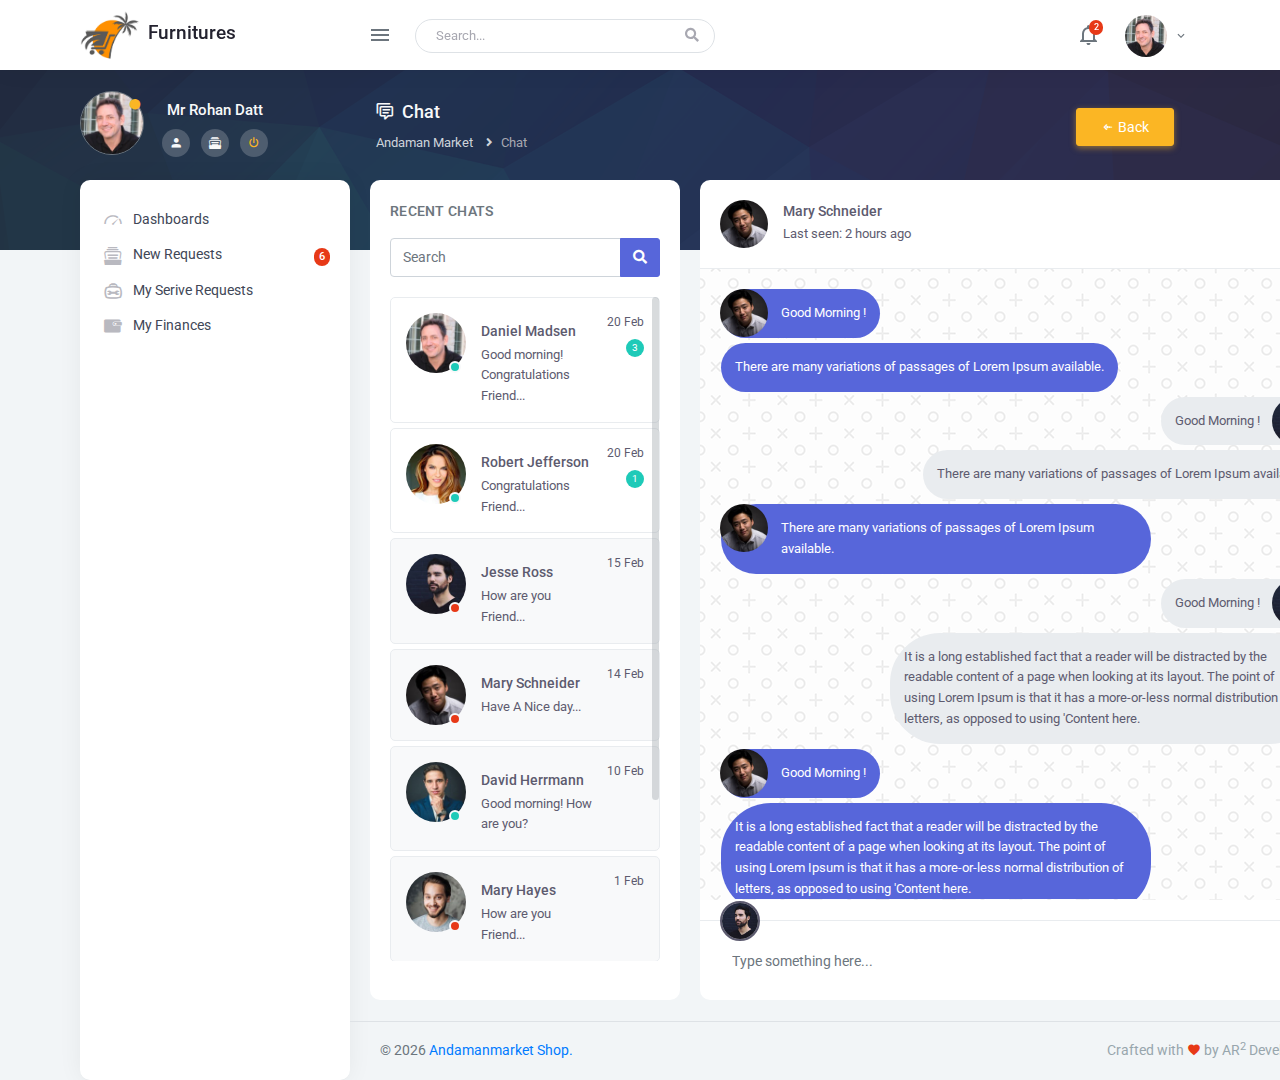
<file: chat.html>
<!DOCTYPE html>
<html lang="en">
    <head>
        <meta charset="utf-8" />
        <title>Andaman Market - Business Pro Dashboard</title>
        <meta name="viewport" content="width=device-width, initial-scale=1.0">
        <meta content="Business Pro Dashboard" name="description" />
        <meta content="AR Square Developement" name="author" />

        <!-- Favicons -->
        <link rel="apple-touch-icon" sizes="57x57" href="./assets/images/favicon/apple-icon-57x57.png">
        <link rel="apple-touch-icon" sizes="60x60" href="./assets/images/favicon/apple-icon-60x60.png">
        <link rel="apple-touch-icon" sizes="72x72" href="./assets/images/favicon/apple-icon-72x72.png">
        <link rel="apple-touch-icon" sizes="76x76" href="./assets/images/favicon/apple-icon-76x76.png">
        <link rel="apple-touch-icon" sizes="114x114" href="./assets/images/favicon/apple-icon-114x114.png">
        <link rel="apple-touch-icon" sizes="120x120" href="./assets/images/favicon/apple-icon-120x120.png">
        <link rel="apple-touch-icon" sizes="144x144" href="./assets/images/favicon/apple-icon-144x144.png">
        <link rel="apple-touch-icon" sizes="152x152" href="./assets/images/favicon/apple-icon-152x152.png">
        <link rel="apple-touch-icon" sizes="180x180" href="./assets/images/favicon/apple-icon-180x180.png">
        <link rel="icon" type="image/png" sizes="192x192"  href="./assets/images/favicon/android-icon-192x192.png">
        <link rel="icon" type="image/png" sizes="32x32" href="./assets/images/favicon/favicon-32x32.png">
        <link rel="icon" type="image/png" sizes="96x96" href="./assets/images/favicon/favicon-96x96.png">
        <link rel="icon" type="image/png" sizes="16x16" href="./assets/images/favicon/favicon-16x16.png">
        <link rel="manifest" href="./assets/images/favicon/manifest.json">
        <meta name="msapplication-TileColor" content="#ffffff">
        <meta name="msapplication-TileImage" content="./assets/images/favicon/ms-icon-144x144.png">
        <meta name="theme-color" content="#ffffff">

        <!-- App css -->
        <link href="assets/css/bootstrap.min.css" rel="stylesheet" type="text/css" />
        <link href="assets/css/icons.css" rel="stylesheet" type="text/css" />
        <link href="assets/css/icofont.css" rel="stylesheet" type="text/css" />
        <link href="assets/css/metismenu.min.css" rel="stylesheet" type="text/css" />
        <link href="assets/css/style.css" rel="stylesheet" type="text/css" />

    </head>

    <body>

        <!-- Top Bar Start -->
        <div class="topbar">
            <!-- Navbar -->
            <nav class="navbar-custom">

               <!-- LOGO -->
               <div class="topbar-left">
                   <a href="index.html" class="logo">
                       <span>
                           <img src="assets/images/logo-sm.png" alt="logo-small" class="logo-sm">
                       </span>
                       <span class="logo-text">
                           Furnitures
                       </span>
                   </a>
               </div>
   
               <ul class="list-unstyled topbar-nav float-right mb-0">
                   <li class="dropdown">
                       <a class="nav-link dropdown-toggle arrow-none waves-light waves-effect" data-toggle="dropdown" href="#" role="button"
                           aria-haspopup="false" aria-expanded="false">
                           <i class="mdi mdi-bell-outline nav-icon"></i>
                           <span class="badge badge-danger badge-pill noti-icon-badge">2</span>
                       </a>
                       <div class="dropdown-menu dropdown-menu-right dropdown-lg">
                           <!-- item-->
                           <h6 class="dropdown-item-text">
                               Notifications (14)
                           </h6>
                           <div class="slimscroll notification-list">
                               <!-- item-->
                               <a href="javascript:void(0);" class="dropdown-item notify-item active">
                                   <div class="notify-icon bg-success"><i class="mdi mdi-cart-outline"></i></div>
                                   <p class="notify-details">Your order is placed<small class="text-muted">Dummy text of the printing and typesetting industry.</small></p>
                               </a>
                               <!-- item-->
                               <a href="javascript:void(0);" class="dropdown-item notify-item">
                                   <div class="notify-icon bg-warning"><i class="mdi mdi-message"></i></div>
                                   <p class="notify-details">New Message received<small class="text-muted">You have 87 unread messages</small></p>
                               </a>
                               <!-- item-->
                               <a href="javascript:void(0);" class="dropdown-item notify-item">
                                   <div class="notify-icon bg-info"><i class="mdi mdi-martini"></i></div>
                                   <p class="notify-details">Your item is shipped<small class="text-muted">It is a long established fact that a reader will</small></p>
                               </a>
                               <!-- item-->
                               <a href="javascript:void(0);" class="dropdown-item notify-item">
                                   <div class="notify-icon bg-primary"><i class="mdi mdi-cart-outline"></i></div>
                                   <p class="notify-details">Your order is placed<small class="text-muted">Dummy text of the printing and typesetting industry.</small></p>
                               </a>
                               <!-- item-->
                               <a href="javascript:void(0);" class="dropdown-item notify-item">
                                   <div class="notify-icon bg-danger"><i class="mdi mdi-message"></i></div>
                                   <p class="notify-details">New Message received<small class="text-muted">You have 8 unread messages</small></p>
                               </a>
                           </div>
                           <!-- All-->
                           <a href="javascript:void(0);" class="dropdown-item text-center text-primary">
                               View all <i class="fi-arrow-right"></i>
                           </a>
                       </div>
                   </li>

                   <li class="dropdown">
                       <a class="nav-link dropdown-toggle waves-effect waves-light nav-user" data-toggle="dropdown" href="#" role="button"
                           aria-haspopup="false" aria-expanded="false">
                           <img src="assets/images/users/user-1.jpg" alt="profile-user" class="rounded-circle" /> 
                           <span class="ml-1 nav-user-name hidden-sm"> <i class="mdi mdi-chevron-down"></i> </span>
                       </a>
                       <div class="dropdown-menu dropdown-menu-right">
                           <a class="dropdown-item" href="profile.html"><i class="dripicons-user text-muted mr-2"></i> Profile</a>
                           <div class="dropdown-divider"></div>
                           <a class="dropdown-item" href="login.html"><i class="dripicons-exit text-muted mr-2"></i> Logout</a>
                       </div>
                   </li>
               </ul>
   
               <ul class="list-unstyled topbar-nav mb-0">
                   <li>
                       <button class="button-menu-mobile nav-link waves-effect waves-light">
                           <i class="mdi mdi-menu nav-icon"></i>
                       </button>
                   </li>

                   <li class="hide-phone app-search">
                       <form role="search" class="">
                           <input type="text" placeholder="Search..." class="form-control">
                           <a href=""><i class="fas fa-search"></i></a>
                       </form>
                   </li>
               </ul>
           </nav>
           <!-- end navbar-->
       </div>
        <!-- Top Bar End -->

        <div class="page-wrapper-img">
            <div class="page-wrapper-img-inner">
                <div class="sidebar-user media">                    
                    <img src="assets/images/users/user-1.jpg" alt="user" class="rounded-circle img-thumbnail mb-1">
                    <span class="online-icon"><i class="mdi mdi-record text-warning"></i></span>
                    <div class="media-body">
                        <h5 class="text-light">Mr Rohan Datt </h5>
                        <ul class="list-unstyled list-inline mb-0 mt-2">
                            <li class="list-inline-item">
                                <a href="profile.html" class=""><i class="mdi mdi-account text-light"></i></a>
                            </li>
                            <li class="list-inline-item">
                                <a href="ongoingServices.html" class=""><i class="icofont-files-stack text-light"></i></a>
                            </li>
                            <li class="list-inline-item">
                                <a href="login.html" class=""><i class="mdi mdi-power text-warning"></i></a>
                            </li>
                        </ul>
                    </div>                    
                </div>
                <!-- Page-Title -->
                <div class="row">
                    <div class="col-sm-12">
                        <div class="page-title-box">
                            <div class="float-right align-item-center mt-2">
                                <a href="mySeriveRequests.html" class="btn btn-warning px-4 align-self-center"><i class="icofont-bubble-left"></i> Back</a>
                            </div>
                            <h4 class="page-title mb-2"><i class="mdi mdi-comment-text-multiple-outline mr-2"></i>Chat</h4>  
                            <div class="">
                                <ol class="breadcrumb">
                                    <li class="breadcrumb-item"><a href="javascript:void(0);">Andaman Market</a></li>
                                    <li class="breadcrumb-item active">Chat</li>
                                </ol>
                            </div>                                      
                        </div>
                    </div>
                </div>
                <!-- end page title end breadcrumb -->
            </div>
        </div>
        
        <div class="page-wrapper">
            <div class="page-wrapper-inner">
                <!-- Left Sidenav -->
                <div class="left-sidenav">
                    <ul class="metismenu left-sidenav-menu" id="side-nav">
                        <li>
                            <a href="index.html"><i class="icofont-dashboard"></i><span>Dashboards</span></a>
                        </li>

                        <li>
                            <a href="newRequests.html"><i class="icofont-files-stack"></i><span>New Requests</span><span class="badge badge-danger badge-pill float-right">6</span></a>
                        </li>

                        <li>
                            <a href="mySeriveRequests.html"><i class="icofont-tools-bag"></i><span>My Serive Requests</span></a>
                        </li>

                        <li>
                            <a href="myFinances.html"><i class="icofont-wallet"></i><span>My Finances</span></a>
                        </li>
                    </ul>
                </div>
                <!-- end left-sidenav-->

                <!-- Page Content-->
                <div class="page-content">
                    <div class="container-fluid">
                        <div class="row">
                            <div class="col-12">
                                <div class="chat-box-left">
                                    <h4 class="header-title mb-3">Recent Chats</h4>
                                    <div class="chat-search">
                                        <div class="form-group"> 
                                            <div class="input-group">                                                
                                                <input type="text" id="chat-search" name="chat-search" class="form-control" placeholder="Search">
                                                <span class="input-group-append">
                                                    <button type="button" class="btn btn-primary shadow-none"><i class="fas fa-search"></i></button>
                                                </span>
                                            </div>                                                    
                                        </div>
                                    </div><!--end chat-search-->

                                    <div class="chat-list slimscroll">
                                        <a href="" class="media new-message">
                                            <div class="media-left">
                                                <img src="assets/images/users/user-1.jpg" alt="user" class="rounded-circle thumb-lg">
                                                <span class="round-10 bg-success"></span>
                                            </div><!-- media-left -->
                                            <div class="media-body">
                                                <div class="d-inline-block">
                                                    <h6>Daniel Madsen</h6>
                                                    <p>Good morning! Congratulations Friend...</p>
                                                </div>
                                                <div>
                                                    <span>20 Feb</span>
                                                    <span>3</span>
                                                </div>
                                            </div><!-- end media-body -->
                                        </a> <!--end media-->    
                                        <a href="" class="media new-message">
                                            <div class="media-left">
                                                <img src="assets/images/users/user-2.jpg" alt="user" class="rounded-circle thumb-lg">
                                                <span class="round-10 bg-success"></span>
                                            </div><!-- media-left -->
                                            <div class="media-body">
                                                <div>
                                                    <h6>Robert Jefferson</h6>
                                                    <p>Congratulations Friend...</p>
                                                </div>
                                                <div>
                                                    <span>20 Feb</span>
                                                    <span>1</span>
                                                </div>
                                            </div><!-- end media-body -->
                                        </a> <!--end media-->
                                        <a href="" class="media">
                                            <div class="media-left">
                                                <img src="assets/images/users/user-3.jpg" alt="user" class="rounded-circle thumb-lg">
                                                <span class="round-10 bg-danger"></span>
                                            </div><!-- media-left -->
                                            <div class="media-body">
                                                <div>
                                                    <h6>Jesse Ross</h6>
                                                    <p>How are you Friend...</p>
                                                </div>
                                                <div>
                                                    <span>15 Feb</span>
                                                </div>
                                            </div><!-- end media-body -->
                                        </a> <!--end media-->    
                                        <a href="" class="media">
                                            <div class="media-left">
                                                <img src="assets/images/users/user-4.jpg" alt="user" class="rounded-circle thumb-lg">
                                                <span class="round-10 bg-danger"></span>
                                            </div><!-- media-left -->
                                            <div class="media-body">
                                                <div>
                                                    <h6>Mary Schneider</h6>
                                                    <p>Have A Nice day...</p>
                                                </div>
                                                <div>
                                                    <span>14 Feb</span>
                                                </div>
                                            </div><!-- end media-body -->
                                        </a> <!--end media-->
                                        <a href="" class="media">
                                            <div class="media-left">
                                                <img src="assets/images/users/user-5.jpg" alt="user" class="rounded-circle thumb-lg">
                                                <span class="round-10 bg-success"></span>
                                            </div><!-- media-left -->
                                            <div class="media-body">
                                                <div>
                                                    <h6>David Herrmann</h6>
                                                    <p>Good morning! How are you?</p>
                                                </div>
                                                <div>
                                                    <span>10 Feb</span>
                                                </div>
                                            </div><!-- end media-body -->
                                        </a>  <!--end media-->   
                                        <a href="" class="media">
                                            <div class="media-left">
                                                <img src="assets/images/users/user-6.jpg" alt="user" class="rounded-circle thumb-lg">
                                                <span class="round-10 bg-danger"></span>
                                            </div><!-- media-left -->
                                            <div class="media-body">
                                                <div>
                                                    <h6>Mary Hayes</h6>
                                                    <p>How are you Friend...</p>
                                                </div>
                                                <div>
                                                    <span>1 Feb</span>
                                                </div>
                                            </div><!-- end media-body -->
                                        </a> <!--end media-->
                                        <a href="" class="media">
                                            <div class="media-left">
                                                <img src="assets/images/users/user-7.jpg" alt="user" class="rounded-circle thumb-lg">
                                                <span class="round-10 bg-danger"></span>
                                            </div><!-- media-left -->
                                            <div class="media-body">
                                                <div>
                                                    <h6>Rita Duarte</h6>
                                                    <p>Have A Nice day...</p>
                                                </div>
                                                <div>
                                                    <span>30 Jan</span>
                                                </div>
                                            </div><!-- end media-body -->
                                        </a>   <!--end media-->
                                        <a href="" class="media">
                                            <div class="media-left">
                                                <img src="assets/images/users/user-8.jpg" alt="user" class="rounded-circle thumb-lg">
                                                <span class="round-10 bg-danger"></span>
                                            </div><!-- media-left -->
                                            <div class="media-body">
                                                <div>
                                                    <h6>Dennis Wilson</h6>
                                                    <p>Good morning! How are you?</p>
                                                </div>
                                                <div>
                                                    <span>26 Jan</span>
                                                </div>
                                            </div><!-- end media-body -->
                                        </a> <!--end media-->
                                    </div>
                                </div><!--end chat-box-left -->

                                <div class="chat-box-right">
                                    <div class="chat-header">
                                        <a href="" class="media">
                                            <div class="media-left">
                                                <img src="assets/images/users/user-4.jpg" alt="user" class="rounded-circle thumb-md">
                                            </div><!-- media-left -->
                                            <div class="media-body">
                                                <div>
                                                    <h6 class="mb-1 mt-0">Mary Schneider</h6>
                                                    <p class="mb-0">Last seen: 2 hours ago</p>
                                                </div>
                                            </div><!-- end media-body -->
                                        </a><!--end media-->   
                                    </div><!-- end chat-header -->
                                    <div class="chat-body ">
                                        <div class="chat-detail slimscroll">
                                            <div class="media">
                                                <div class="media-img">
                                                    <img src="assets/images/users/user-4.jpg" alt="user" class="rounded-circle thumb-md">
                                                </div>
                                                <div class="media-body">
                                                    <div class="chat-msg">
                                                        <p>Good Morning !</p>
                                                    </div>
                                                    <div class="chat-msg">
                                                        <p>There are many variations of passages of Lorem Ipsum available.</p>
                                                    </div>
                                                </div><!--end media-body--> 
                                            </div><!--end media-->  
    
                                            <div class="media">                                                        
                                                <div class="media-body reverse">
                                                    <div class="chat-msg">
                                                        <p>Good Morning !</p>
                                                    </div>
                                                    <div class="chat-msg">
                                                        <p>There are many variations of passages of Lorem Ipsum available.</p>
                                                    </div>                                                            
                                                </div><!--end media-body--> 
                                                <div class="media-img">
                                                    <img src="assets/images/users/user-3.jpg" alt="user" class="rounded-circle thumb-md">
                                                </div>
                                            </div><!--end media-->  
    
                                            <div class="media">
                                                <div class="media-img">
                                                    <img src="assets/images/users/user-4.jpg" alt="user" class="rounded-circle thumb-md">
                                                </div>
                                                <div class="media-body">                                                            
                                                    <div class="chat-msg">
                                                        <p>There are many variations of passages of Lorem Ipsum available.</p>
                                                    </div>
                                                </div><!--end media-body--> 
                                            </div><!--end media-->  
    
                                            <div class="media">                                                        
                                                <div class="media-body reverse">
                                                    <div class="chat-msg">
                                                        <p>Good Morning !</p>
                                                    </div>
                                                    <div class="chat-msg">
                                                        <p>It is a long established fact that a reader will be distracted by 
                                                            the readable content of a page when looking at its layout. 
                                                            The point of using Lorem Ipsum is that it has a more-or-less normal 
                                                            distribution of letters, as opposed to using 'Content here.
                                                        </p>
                                                    </div>                                                            
                                                </div><!--end media-body--> 
                                                <div class="media-img">
                                                    <img src="assets/images/users/user-3.jpg" alt="user" class="rounded-circle thumb-md">
                                                </div>
                                            </div><!--end media-->  
    
                                            <div class="media">
                                                <div class="media-img">
                                                    <img src="assets/images/users/user-4.jpg" alt="user" class="rounded-circle thumb-md">
                                                </div>
                                                <div class="media-body">
                                                    <div class="chat-msg">
                                                        <p>Good Morning !</p>
                                                    </div>
                                                    <div class="chat-msg">
                                                        <p>It is a long established fact that a reader will be distracted by 
                                                            the readable content of a page when looking at its layout. 
                                                            The point of using Lorem Ipsum is that it has a more-or-less normal 
                                                            distribution of letters, as opposed to using 'Content here.
                                                        </p>
                                                    </div>
                                                    <div class="chat-msg">
                                                        <p>Ok</p>
                                                    </div>
                                                </div><!--end media-body--> 
                                            </div> <!--end media--> 
    
                                            <div class="media">                                                        
                                                <div class="media-body reverse">
                                                    <div class="chat-msg">
                                                        <p>Good Morning !</p>
                                                    </div>
                                                    <div class="chat-msg">
                                                        <p>There are many variations of passages of Lorem Ipsum available.</p>
                                                    </div>                                                            
                                                </div><!--end media-body--> 
                                                <div class="media-img">
                                                    <img src="assets/images/users/user-3.jpg" alt="user" class="rounded-circle thumb-md">
                                                </div>
                                            </div> <!--end media--> 
                                        </div>  <!-- end chat-detail -->                                               
                                    </div><!-- end chat-body -->
                                    <div class="chat-footer">
                                        <div class="row">                                                    
                                            <div class="col-12">
                                                <span class="chat-admin"><img src="assets/images/users/user-3.jpg" alt="user" class="rounded-circle thumb-sm"></span>
                                                <input type="text" class="form-control" placeholder="Type something here...">
                                            </div><!-- col-8 -->
                                        </div><!-- end row -->
                                    </div><!-- end chat-footer -->
                                </div><!--end chat-box-right -->
                            </div> <!-- end col -->                           
                        </div><!-- end row -->
                    </div>

                    <footer class="footer text-center text-sm-left">
                        &copy; <script>document.write(new Date().getFullYear());</script> <a href="http://andamanmarket.shop/" target="_blank">Andamanmarket Shop.</a> 
                        <span class="text-muted d-none d-sm-inline-block float-right">Crafted with <i class="mdi mdi-heart text-danger"></i> by AR<sup>2</sup> Development</span>
                    </footer>
                </div>
                <!-- end page content -->
            </div>
        </div>
        <!-- end page-wrapper -->

        <!-- jQuery  -->
        <script src="assets/js/jquery.min.js"></script>
        <script src="assets/js/bootstrap.bundle.min.js"></script>
        <script src="assets/js/metisMenu.min.js"></script>
        <script src="assets/js/waves.min.js"></script>
        <script src="assets/js/jquery.slimscroll.min.js"></script>


        
        <!-- App js -->
        <script src="assets/js/app.js"></script>

    </body>
</html>
</file>
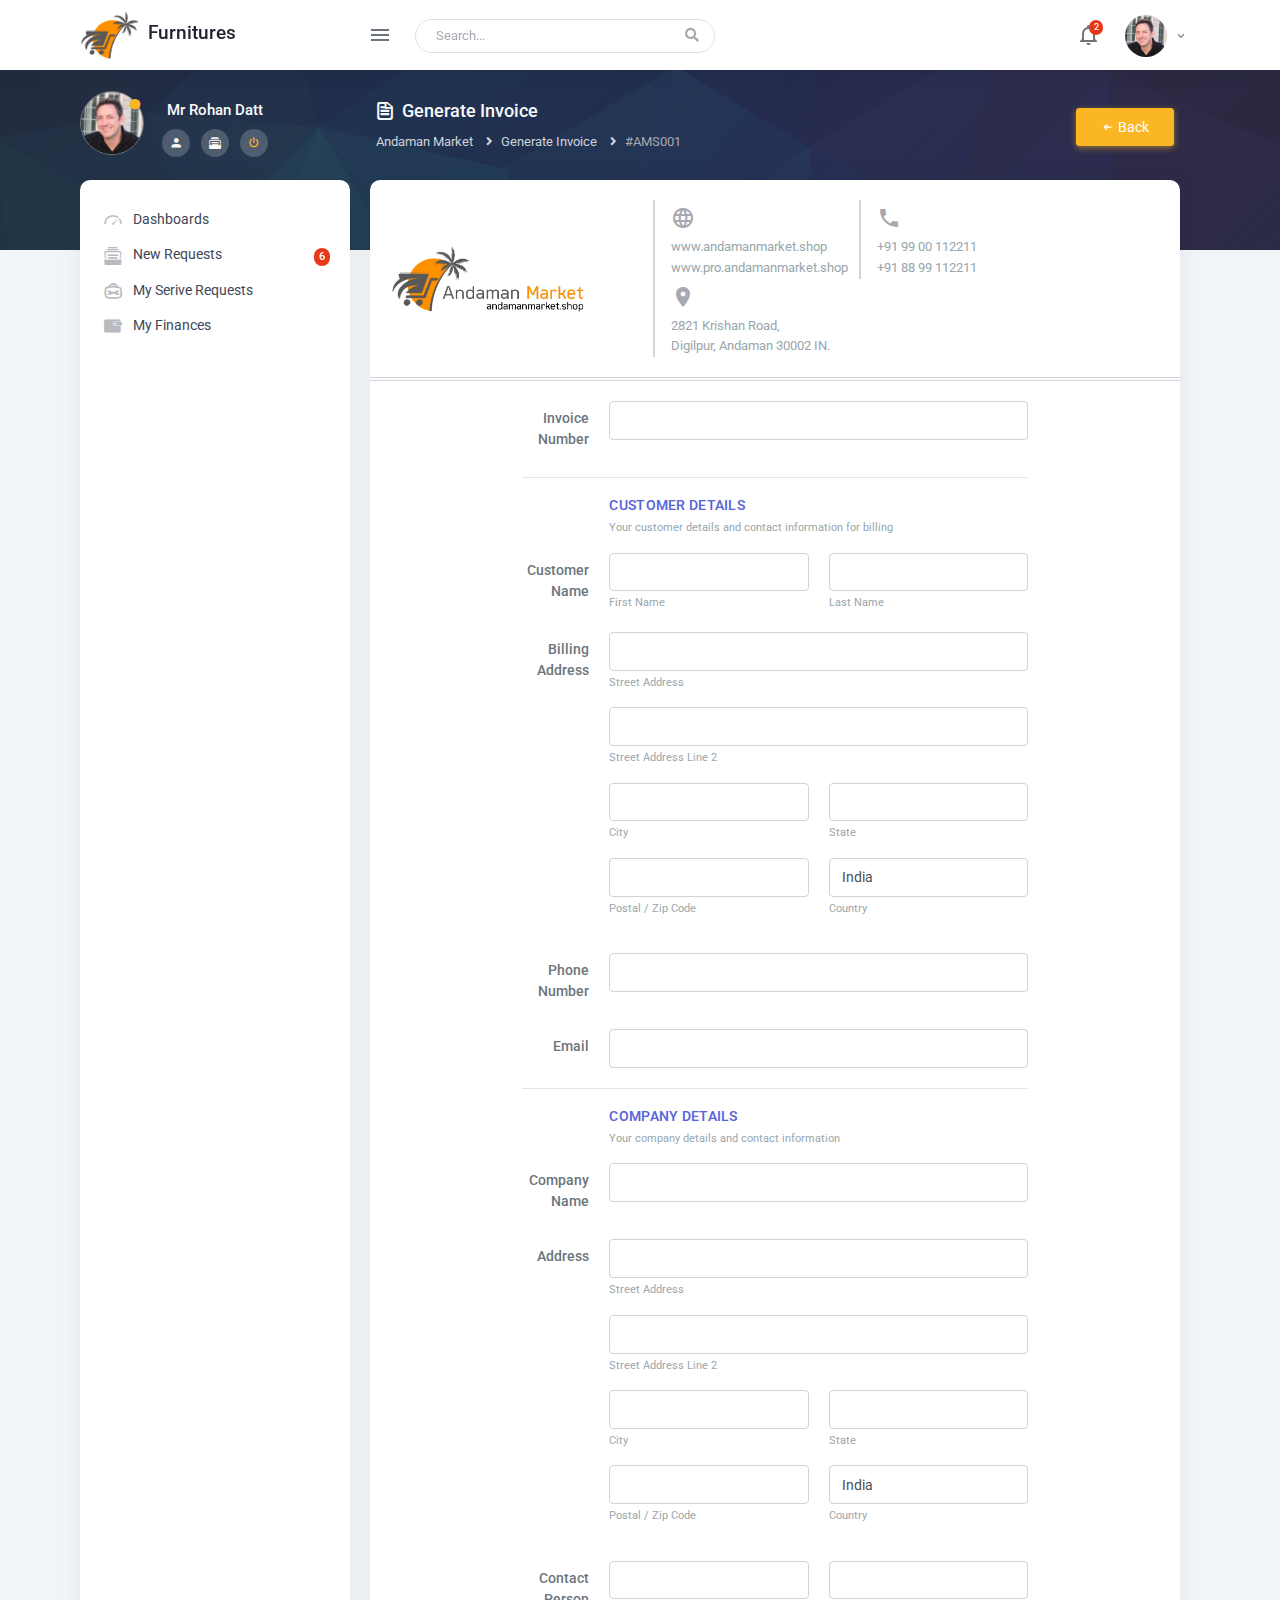
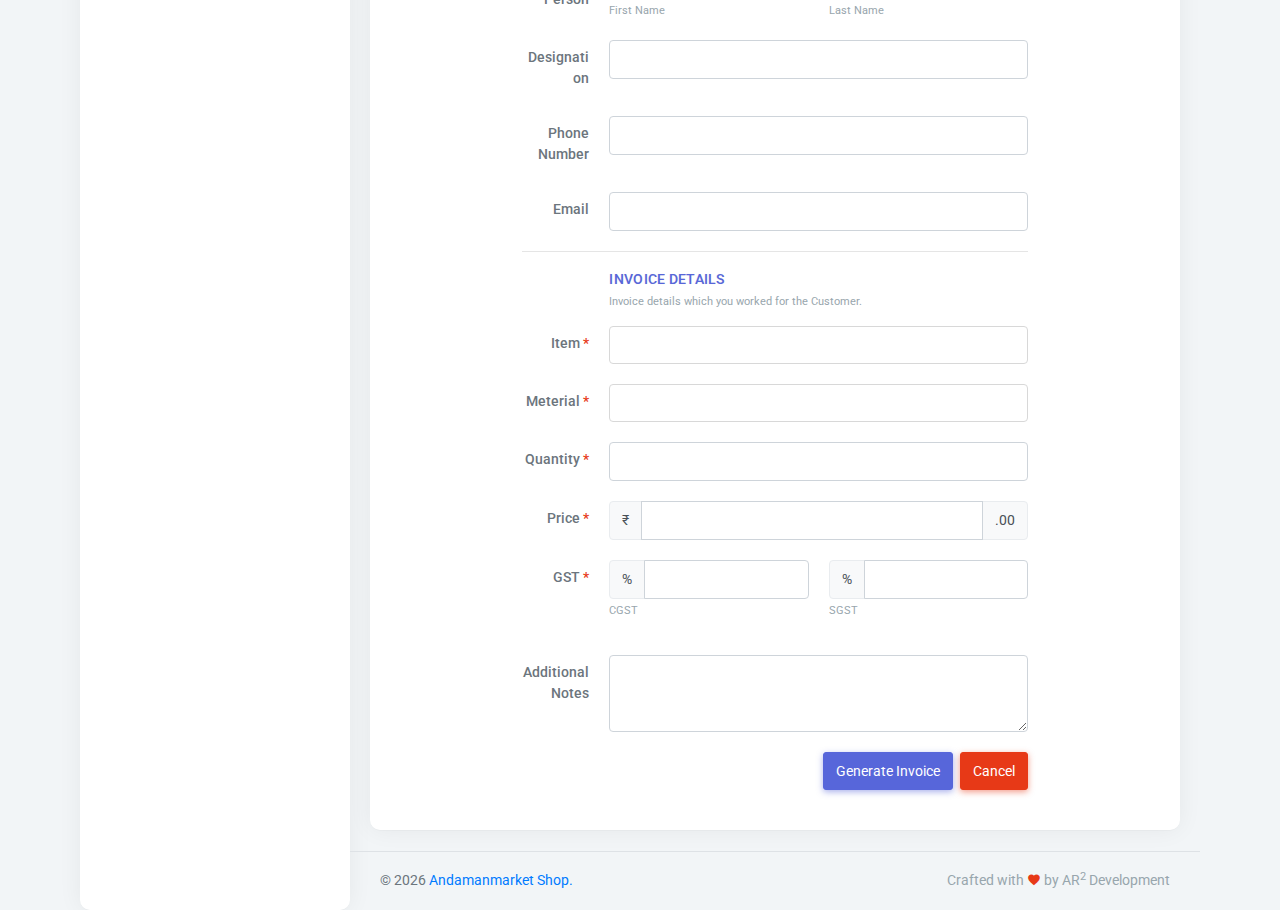
<file: generateInvoice.html>
<!DOCTYPE html>
<html lang="en">
    <head>
        <meta charset="utf-8" />
        <title>Andaman Market - Business Pro Dashboard</title>
        <meta name="viewport" content="width=device-width, initial-scale=1.0">
        <meta content="Business Pro Dashboard" name="description" />
        <meta content="AR Square Developement" name="author" />

        <!-- Favicons -->
        <link rel="apple-touch-icon" sizes="57x57" href="./assets/images/favicon/apple-icon-57x57.png">
        <link rel="apple-touch-icon" sizes="60x60" href="./assets/images/favicon/apple-icon-60x60.png">
        <link rel="apple-touch-icon" sizes="72x72" href="./assets/images/favicon/apple-icon-72x72.png">
        <link rel="apple-touch-icon" sizes="76x76" href="./assets/images/favicon/apple-icon-76x76.png">
        <link rel="apple-touch-icon" sizes="114x114" href="./assets/images/favicon/apple-icon-114x114.png">
        <link rel="apple-touch-icon" sizes="120x120" href="./assets/images/favicon/apple-icon-120x120.png">
        <link rel="apple-touch-icon" sizes="144x144" href="./assets/images/favicon/apple-icon-144x144.png">
        <link rel="apple-touch-icon" sizes="152x152" href="./assets/images/favicon/apple-icon-152x152.png">
        <link rel="apple-touch-icon" sizes="180x180" href="./assets/images/favicon/apple-icon-180x180.png">
        <link rel="icon" type="image/png" sizes="192x192"  href="./assets/images/favicon/android-icon-192x192.png">
        <link rel="icon" type="image/png" sizes="32x32" href="./assets/images/favicon/favicon-32x32.png">
        <link rel="icon" type="image/png" sizes="96x96" href="./assets/images/favicon/favicon-96x96.png">
        <link rel="icon" type="image/png" sizes="16x16" href="./assets/images/favicon/favicon-16x16.png">
        <link rel="manifest" href="./assets/images/favicon/manifest.json">
        <meta name="msapplication-TileColor" content="#ffffff">
        <meta name="msapplication-TileImage" content="./assets/images/favicon/ms-icon-144x144.png">
        <meta name="theme-color" content="#ffffff">

        <!-- Plugins css -->
        <link href="assets/plugins/select2/select2.min.css" rel="stylesheet" type="text/css" />

        <!-- App css -->
        <link href="assets/css/bootstrap.min.css" rel="stylesheet" type="text/css" />
        <link href="assets/css/icons.css" rel="stylesheet" type="text/css" />
        <link href="assets/css/icofont.css" rel="stylesheet" type="text/css" />
        <link href="assets/css/metismenu.min.css" rel="stylesheet" type="text/css" />
        <link href="assets/css/style.css" rel="stylesheet" type="text/css" />

    </head>

    <body>

        <!-- Top Bar Start -->
        <div class="topbar">
            <!-- Navbar -->
            <nav class="navbar-custom">

               <!-- LOGO -->
               <div class="topbar-left">
                   <a href="index.html" class="logo">
                       <span>
                           <img src="assets/images/logo-sm.png" alt="logo-small" class="logo-sm">
                       </span>
                       <span class="logo-text">
                           Furnitures
                       </span>
                   </a>
               </div>
   
               <ul class="list-unstyled topbar-nav float-right mb-0">
                   <li class="dropdown">
                       <a class="nav-link dropdown-toggle arrow-none waves-light waves-effect" data-toggle="dropdown" href="#" role="button"
                           aria-haspopup="false" aria-expanded="false">
                           <i class="mdi mdi-bell-outline nav-icon"></i>
                           <span class="badge badge-danger badge-pill noti-icon-badge">2</span>
                       </a>
                       <div class="dropdown-menu dropdown-menu-right dropdown-lg">
                           <!-- item-->
                           <h6 class="dropdown-item-text">
                               Notifications (14)
                           </h6>
                           <div class="slimscroll notification-list">
                               <!-- item-->
                               <a href="javascript:void(0);" class="dropdown-item notify-item active">
                                   <div class="notify-icon bg-success"><i class="mdi mdi-cart-outline"></i></div>
                                   <p class="notify-details">Your order is placed<small class="text-muted">Dummy text of the printing and typesetting industry.</small></p>
                               </a>
                               <!-- item-->
                               <a href="javascript:void(0);" class="dropdown-item notify-item">
                                   <div class="notify-icon bg-warning"><i class="mdi mdi-message"></i></div>
                                   <p class="notify-details">New Message received<small class="text-muted">You have 87 unread messages</small></p>
                               </a>
                               <!-- item-->
                               <a href="javascript:void(0);" class="dropdown-item notify-item">
                                   <div class="notify-icon bg-info"><i class="mdi mdi-martini"></i></div>
                                   <p class="notify-details">Your item is shipped<small class="text-muted">It is a long established fact that a reader will</small></p>
                               </a>
                               <!-- item-->
                               <a href="javascript:void(0);" class="dropdown-item notify-item">
                                   <div class="notify-icon bg-primary"><i class="mdi mdi-cart-outline"></i></div>
                                   <p class="notify-details">Your order is placed<small class="text-muted">Dummy text of the printing and typesetting industry.</small></p>
                               </a>
                               <!-- item-->
                               <a href="javascript:void(0);" class="dropdown-item notify-item">
                                   <div class="notify-icon bg-danger"><i class="mdi mdi-message"></i></div>
                                   <p class="notify-details">New Message received<small class="text-muted">You have 8 unread messages</small></p>
                               </a>
                           </div>
                           <!-- All-->
                           <a href="javascript:void(0);" class="dropdown-item text-center text-primary">
                               View all <i class="fi-arrow-right"></i>
                           </a>
                       </div>
                   </li>

                   <li class="dropdown">
                       <a class="nav-link dropdown-toggle waves-effect waves-light nav-user" data-toggle="dropdown" href="#" role="button"
                           aria-haspopup="false" aria-expanded="false">
                           <img src="assets/images/users/user-1.jpg" alt="profile-user" class="rounded-circle" /> 
                           <span class="ml-1 nav-user-name hidden-sm"> <i class="mdi mdi-chevron-down"></i> </span>
                       </a>
                       <div class="dropdown-menu dropdown-menu-right">
                           <a class="dropdown-item" href="profile.html"><i class="dripicons-user text-muted mr-2"></i> Profile</a>
                           <div class="dropdown-divider"></div>
                           <a class="dropdown-item" href="login.html"><i class="dripicons-exit text-muted mr-2"></i> Logout</a>
                       </div>
                   </li>
               </ul>
   
               <ul class="list-unstyled topbar-nav mb-0">
                   <li>
                       <button class="button-menu-mobile nav-link waves-effect waves-light">
                           <i class="mdi mdi-menu nav-icon"></i>
                       </button>
                   </li>

                   <li class="hide-phone app-search">
                       <form role="search" class="">
                           <input type="text" placeholder="Search..." class="form-control">
                           <a href=""><i class="fas fa-search"></i></a>
                       </form>
                   </li>
               </ul>
           </nav>
           <!-- end navbar-->
       </div>
        <!-- Top Bar End -->

        <div class="page-wrapper-img">
            <div class="page-wrapper-img-inner">
                <div class="sidebar-user media">                    
                    <img src="assets/images/users/user-1.jpg" alt="user" class="rounded-circle img-thumbnail mb-1">
                    <span class="online-icon"><i class="mdi mdi-record text-warning"></i></span>
                    <div class="media-body">
                        <h5 class="text-light">Mr Rohan Datt </h5>
                        <ul class="list-unstyled list-inline mb-0 mt-2">
                            <li class="list-inline-item">
                                <a href="profile.html" class=""><i class="mdi mdi-account text-light"></i></a>
                            </li>
                            <li class="list-inline-item">
                                <a href="ongoingServices.html" class=""><i class="icofont-files-stack text-light"></i></a>
                            </li>
                            <li class="list-inline-item">
                                <a href="login.html" class=""><i class="mdi mdi-power text-warning"></i></a>
                            </li>
                        </ul>
                    </div>                    
                </div>
                <!-- Page-Title -->
                <div class="row">
                    <div class="col-sm-12">
                        <div class="page-title-box">
                            <div class="float-right align-item-center mt-2">
                                <a href="javascript:void(0);" onclick="history.back()" class="btn btn-warning px-4 align-self-center d-print-none"><i class="icofont-bubble-left"></i> Back</a>
                            </div>
                            <h4 class="page-title mb-2"><i class="icofont-ui-file mr-2"></i>Generate Invoice</h4>  
                            <div class="">
                                <ol class="breadcrumb">
                                    <li class="breadcrumb-item"><a href="javascript:void(0);">Andaman Market</a></li>
                                    <li class="breadcrumb-item"><a href="javascript:void(0);" onclick="history.back();">Generate Invoice</a></li>
                                    <li class="breadcrumb-item active">#AMS001</li>
                                </ol>
                            </div>                                      
                        </div>
                    </div>
                </div>
                <!-- end page title end breadcrumb -->
            </div>
        </div>
        
        <div class="page-wrapper">
            <div class="page-wrapper-inner">
                <!-- Left Sidenav -->
                <div class="left-sidenav">
                    <ul class="metismenu left-sidenav-menu" id="side-nav">
                        <li>
                            <a href="index.html"><i class="icofont-dashboard"></i><span>Dashboards</span></a>
                        </li>

                        <li>
                            <a href="newRequests.html"><i class="icofont-files-stack"></i><span>New Requests</span><span class="badge badge-danger badge-pill float-right">6</span></a>
                        </li>

                        <li>
                            <a href="mySeriveRequests.html"><i class="icofont-tools-bag"></i><span>My Serive Requests</span></a>
                        </li>

                        <li>
                            <a href="myFinances.html"><i class="icofont-wallet"></i><span>My Finances</span></a>
                        </li>
                    </ul>
                </div>
                <!-- end left-sidenav-->

                <!-- Page Content-->
                <div class="page-content">
                    <div class="container-fluid"> 
                        <div class="row">
                            <div class="col-12">
                                <div class="card">
                                    <div class="card-body invoice-head">
                                        <div class="row">
                                            <div class="col-md-4 align-self-center">                                                
                                                <img src="assets/images/amslogo.png" alt="Andaman Market" class="logo-lg mr-2" height="68">                                            
                                            </div>
                                            <div class="col-md-8">
                                                   
                                                <ul class="list-inline mb-0 contact-detail float-right">                                                   
                                                    <li class="list-inline-item">
                                                        <div class="pl-3">
                                                            <i class="mdi mdi-web"></i>
                                                            <p class="text-muted mb-0">www.andamanmarket.shop</p>
                                                            <p class="text-muted mb-0">www.pro.andamanmarket.shop</p>
                                                        </div>                                                
                                                    </li>
                                                    <li class="list-inline-item">
                                                        <div class="pl-3">
                                                            <i class="mdi mdi-phone"></i>
                                                            <p class="text-muted mb-0">+91 99 00 112211</p>
                                                            <p class="text-muted mb-0">+91 88 99 112211</p>
                                                        </div>
                                                    </li>
                                                    <li class="list-inline-item">
                                                        <div class="pl-3">
                                                            <i class="mdi mdi-map-marker"></i>
                                                            <p class="text-muted mb-0">2821 Krishan Road,</p>
                                                            <p class="text-muted mb-0">Digilpur, Andaman 30002 IN.</p>
                                                        </div>
                                                    </li>
                                                </ul>
                                            </div>
                                        </div>
                                    </div>
                                    <!--end card-body-->
                                    <div class="card-body">
                                        <div class="row">
                                            <div class="col-md-8 offset-md-2">
                                                <form class="form-material" action="">
                                                    <div class="form-group row">
                                                        <label for="invNum" class="col-sm-2 col-form-label text-right">Invoice Number</label>
                                                        <div class="col-sm-10">
                                                            <input class="form-control" type="text" value="" id="invNum" />
                                                        </div>
                                                    </div>

                                                    <hr />
                                                    
                                                    <div class="row mt-3 mb-3">
                                                        <div class="col-sm-2"></div>
                                                        <div class="col-sm-10">
                                                            <h4 class="mt-0 header-title text-primary mb-1">Customer Details</h4>
                                                            <small class="form-text text-muted">Your customer details and contact information for billing</small>
                                                        </div>
                                                    </div>
                                                    <div class="form-group row">
                                                        <label for="custName" class="col-sm-2 col-form-label text-right">Customer Name</label>
                                                        <div class="col-sm-10">
                                                            <div class="row">
                                                                <div class="col-md-6">
                                                                    <input class="form-control" type="text" value="" id="cFirstName" />
                                                                    <small class="form-text text-muted">First Name</small>
                                                                </div>
                                                                <div class="col-md-6">
                                                                    <input class="form-control" type="text" value="" id="cLastName" />
                                                                    <small class="form-text text-muted">Last Name</small>
                                                                </div>
                                                            </div>
                                                        </div>
                                                    </div>
                                                    <div class="form-group row">
                                                        <label for="address" class="col-sm-2 col-form-label text-right">Billing Address</label>
                                                        <div class="col-sm-10">
                                                            <div class="row">
                                                                <div class="col-12 mb-3">
                                                                    <input class="form-control" type="text" value="" id="address" />
                                                                    <small class="form-text text-muted">Street Address</small>
                                                                </div>
                                                                <div class="col-12 mb-3">
                                                                    <input class="form-control" type="text" value="" id="streetAddress" />
                                                                    <small class="form-text text-muted">Street Address Line 2</small>
                                                                </div>
                                                            </div>
                                                            <div class="row mb-3">
                                                                <div class="col-md-6">
                                                                    <input class="form-control" type="text" value="" id="city" />
                                                                    <small class="form-text text-muted">City</small>
                                                                </div>
                                                                <div class="col-md-6">
                                                                    <input class="form-control" type="text" value="" id="state" />
                                                                    <small class="form-text text-muted">State</small>
                                                                </div>
                                                            </div>
                                                            <div class="row mb-3">
                                                                <div class="col-md-6">
                                                                    <input class="form-control" type="text" value="" id="zip" />
                                                                    <small class="form-text text-muted">Postal / Zip Code</small>
                                                                </div>
                                                                <div class="col-md-6">
                                                                    <input class="form-control" type="text" value="India" id="country" />
                                                                    <small class="form-text text-muted">Country</small>
                                                                </div>
                                                            </div>
                                                        </div>
                                                    </div>
                                                    <div class="form-group row">
                                                        <label for="phoneNumber" class="col-sm-2 col-form-label text-right">Phone Number</label>
                                                        <div class="col-sm-10">
                                                            <input class="form-control" type="text" value="" id="phoneNumber" />
                                                        </div>
                                                    </div>
                                                    <div class="form-group row">
                                                        <label for="email" class="col-sm-2 col-form-label text-right">Email</label>
                                                        <div class="col-sm-10">
                                                            <input class="form-control" type="email" value="" id="email" />
                                                        </div>
                                                    </div>

                                                    <hr />

                                                    <div class="row mt-3 mb-3">
                                                        <div class="col-sm-2"></div>
                                                        <div class="col-sm-10">
                                                            <h4 class="mt-0 header-title text-primary mb-1">Company Details</h4>
                                                            <small class="form-text text-muted">Your company details and contact information</small>
                                                        </div>
                                                    </div>
                                                    <div class="form-group row">
                                                        <label for="companyName" class="col-sm-2 col-form-label text-right">Company Name</label>
                                                        <div class="col-sm-10">
                                                            <input class="form-control" type="text" value="" id="companyName" />
                                                        </div>
                                                    </div>
                                                    <div class="form-group row">
                                                        <label for="address" class="col-sm-2 col-form-label text-right">Address</label>
                                                        <div class="col-sm-10">
                                                            <div class="row">
                                                                <div class="col-12 mb-3">
                                                                    <input class="form-control" type="text" value="" id="address" />
                                                                    <small class="form-text text-muted">Street Address</small>
                                                                </div>
                                                                <div class="col-12 mb-3">
                                                                    <input class="form-control" type="text" value="" id="streetAddress" />
                                                                    <small class="form-text text-muted">Street Address Line 2</small>
                                                                </div>
                                                            </div>
                                                            <div class="row mb-3">
                                                                <div class="col-md-6">
                                                                    <input class="form-control" type="text" value="" id="city" />
                                                                    <small class="form-text text-muted">City</small>
                                                                </div>
                                                                <div class="col-md-6">
                                                                    <input class="form-control" type="text" value="" id="state" />
                                                                    <small class="form-text text-muted">State</small>
                                                                </div>
                                                            </div>
                                                            <div class="row mb-3">
                                                                <div class="col-md-6">
                                                                    <input class="form-control" type="text" value="" id="zip" />
                                                                    <small class="form-text text-muted">Postal / Zip Code</small>
                                                                </div>
                                                                <div class="col-md-6">
                                                                    <input class="form-control" type="text" value="India" id="country" />
                                                                    <small class="form-text text-muted">Country</small>
                                                                </div>
                                                            </div>
                                                        </div>
                                                    </div>
                                                    <div class="form-group row">
                                                        <label for="cFirstName" class="col-sm-2 col-form-label text-right">Contact Person</label>
                                                        <div class="col-sm-10">
                                                            <div class="row">
                                                                <div class="col-md-6">
                                                                    <input class="form-control" type="text" value="" id="cFirstName" />
                                                                    <small class="form-text text-muted">First Name</small>
                                                                </div>
                                                                <div class="col-md-6">
                                                                    <input class="form-control" type="text" value="" id="cLastName" />
                                                                    <small class="form-text text-muted">Last Name</small>
                                                                </div>
                                                            </div>
                                                        </div>
                                                    </div>
                                                    <div class="form-group row">
                                                        <label for="designation" class="col-sm-2 col-form-label text-right">Designation</label>
                                                        <div class="col-sm-10">
                                                            <input class="form-control" type="text" value="" id="designation" />
                                                        </div>
                                                    </div>
                                                    <div class="form-group row">
                                                        <label for="phoneNumber" class="col-sm-2 col-form-label text-right">Phone Number</label>
                                                        <div class="col-sm-10">
                                                            <input class="form-control" type="text" value="" id="phoneNumber" />
                                                        </div>
                                                    </div>
                                                    <div class="form-group row">
                                                        <label for="email" class="col-sm-2 col-form-label text-right">Email</label>
                                                        <div class="col-sm-10">
                                                            <input class="form-control" type="email" value="" id="email" />
                                                        </div>
                                                    </div>

                                                    <hr />

                                                    <div class="row mb-3">
                                                        <div class="col-sm-2"></div>
                                                        <div class="col-sm-10">
                                                            <h4 class="mt-0 header-title text-primary mb-1">Invoice Details</h4>
                                                            <small class="form-text text-muted">Invoice details which you worked for the Customer.</small>
                                                        </div>
                                                    </div>
                                                    <div class="form-group row">
                                                        <label for="item" class="col-sm-2 col-form-label text-right">Item <span class="text-danger">*</span></label>
                                                        <div class="col-sm-10">
                                                            <select class="select2 mb-3 select2-multiple" id="item" style="width: 100%" multiple="multiple" data-placeholder="">
                                                                <optgroup label="Alaskan/Hawaiian Time Zone">
                                                                    <option value="AK">Alaska</option>
                                                                    <option value="HI">Hawaii</option>
                                                                </optgroup>
                                                                <optgroup label="Pacific Time Zone">
                                                                    <option value="CA">California</option>
                                                                    <option value="NV">Nevada</option>
                                                                    <option value="OR">Oregon</option>
                                                                    <option value="WA">Washington</option>
                                                                </optgroup>
                                                                <optgroup label="Mountain Time Zone">
                                                                    <option value="AZ">Arizona</option>
                                                                    <option value="CO">Colorado</option>
                                                                    <option value="ID">Idaho</option>
                                                                    <option value="MT">Montana</option>
                                                                    <option value="NE">Nebraska</option>
                                                                    <option value="NM">New Mexico</option>
                                                                    <option value="ND">North Dakota</option>
                                                                    <option value="UT">Utah</option>
                                                                    <option value="WY">Wyoming</option>
                                                                </optgroup>
                                                            </select>
                                                        </div>
                                                    </div>
                                                    <div class="form-group row">
                                                        <label for="meterial" class="col-sm-2 col-form-label text-right">Meterial <span class="text-danger">*</span></label>
                                                        <div class="col-sm-10">
                                                            <select class="select2 mb-3 select2-multiple" id="meterial" style="width: 100%" multiple="multiple" data-placeholder="">
                                                                <optgroup label="Alaskan/Hawaiian Time Zone">
                                                                    <option value="AK">Alaska</option>
                                                                    <option value="HI">Hawaii</option>
                                                                </optgroup>
                                                                <optgroup label="Pacific Time Zone">
                                                                    <option value="CA">California</option>
                                                                    <option value="NV">Nevada</option>
                                                                    <option value="OR">Oregon</option>
                                                                    <option value="WA">Washington</option>
                                                                </optgroup>
                                                                <optgroup label="Mountain Time Zone">
                                                                    <option value="AZ">Arizona</option>
                                                                    <option value="CO">Colorado</option>
                                                                    <option value="ID">Idaho</option>
                                                                    <option value="MT">Montana</option>
                                                                    <option value="NE">Nebraska</option>
                                                                    <option value="NM">New Mexico</option>
                                                                    <option value="ND">North Dakota</option>
                                                                    <option value="UT">Utah</option>
                                                                    <option value="WY">Wyoming</option>
                                                                </optgroup>
                                                                <optgroup label="Central Time Zone">
                                                                    <option value="AL">Alabama</option>
                                                                    <option value="AR">Arkansas</option>
                                                                    <option value="IL">Illinois</option>
                                                                    <option value="IA">Iowa</option>
                                                                    <option value="KS">Kansas</option>
                                                                    <option value="KY">Kentucky</option>
                                                                    <option value="LA">Louisiana</option>
                                                                    <option value="MN">Minnesota</option>
                                                                    <option value="MS">Mississippi</option>
                                                                    <option value="MO">Missouri</option>
                                                                    <option value="OK">Oklahoma</option>
                                                                    <option value="SD">South Dakota</option>
                                                                    <option value="TX">Texas</option>
                                                                    <option value="TN">Tennessee</option>
                                                                    <option value="WI">Wisconsin</option>
                                                                </optgroup>
                                                                <optgroup label="Eastern Time Zone">
                                                                    <option value="CT">Connecticut</option>
                                                                    <option value="DE">Delaware</option>
                                                                    <option value="FL">Florida</option>
                                                                    <option value="GA">Georgia</option>
                                                                    <option value="IN">Indiana</option>
                                                                    <option value="ME">Maine</option>
                                                                    <option value="MD">Maryland</option>
                                                                    <option value="MA">Massachusetts</option>
                                                                    <option value="MI">Michigan</option>
                                                                    <option value="NH">New Hampshire</option>
                                                                    <option value="NJ">New Jersey</option>
                                                                    <option value="NY">New York</option>
                                                                    <option value="NC">North Carolina</option>
                                                                    <option value="OH">Ohio</option>
                                                                    <option value="PA">Pennsylvania</option>
                                                                    <option value="RI">Rhode Island</option>
                                                                    <option value="SC">South Carolina</option>
                                                                    <option value="VT">Vermont</option>
                                                                    <option value="VA">Virginia</option>
                                                                    <option value="WV">West Virginia</option>
                                                                </optgroup>
                                                            </select>
                                                        </div>
                                                    </div>
                                                    <div class="form-group row">
                                                        <label for="quantity" class="col-sm-2 col-form-label text-right">Quantity <span class="text-danger">*</span></label>
                                                        <div class="col-sm-10">
                                                            <input class="form-control" type="number" value="" id="quantity" />
                                                        </div>
                                                    </div>
                                                    <div class="form-group row">
                                                        <label for="price" class="col-sm-2 col-form-label text-right">Price <span class="text-danger">*</span></label>
                                                        <div class="col-sm-10">
                                                            <div class="input-group">
                                                                <div class="input-group-prepend">
                                                                    <span class="input-group-text">₹</span>
                                                                </div>
                                                                <input type="text" id="example-input3-group1" name="example-input3-group1" class="form-control" placeholder="">
                                                                <div class="input-group-append">
                                                                    <span class="input-group-text">.00</span>
                                                                </div>                                                    
                                                            </div>
                                                        </div>
                                                    </div>
                                                    <div class="form-group row">
                                                        <label for="address" class="col-sm-2 col-form-label text-right">GST <span class="text-danger">*</span></label>
                                                        <div class="col-sm-10">
                                                            <div class="row mb-3">
                                                                <div class="col-md-6">
                                                                    <div class="input-group">
                                                                        <div class="input-group-prepend">
                                                                            <span class="input-group-text">%</span>
                                                                        </div>
                                                                        <input type="text" id="cgst" name="example-input3-group1" class="form-control" placeholder="" />
                                                                    </div>
                                                                    <small class="form-text text-muted">CGST</small>
                                                                </div>
                                                                <div class="col-md-6">
                                                                    <div class="input-group">
                                                                        <div class="input-group-prepend">
                                                                            <span class="input-group-text">%</span>
                                                                        </div>
                                                                        <input type="text" id="sgst" name="example-input3-group1" class="form-control" placeholder="" />
                                                                    </div>
                                                                    <small class="form-text text-muted">SGST</small>
                                                                </div>
                                                            </div>
                                                        </div>
                                                    </div>
                                                    <div class="form-group row">
                                                        <label for="note" class="col-sm-2 col-form-label text-right">Additional Notes</label>
                                                        <div class="col-sm-10">
                                                            <textarea name="" id="note" rows="3" class="form-control"></textarea>
                                                        </div>
                                                    </div>
                                                    <div class="form-group row text-right">
                                                        <div class="col-sm-12 ml-auto">
                                                            <a href="invoice.html" class="btn btn-primary mr-1">Generate Invoice</a>
                                                            <a href="javascript:void(0);" onclick="history.back()" class="btn btn-danger">Cancel</a>
                                                        </div>
                                                    </div>
                                                </form>
                                            </div>
                                        </div>
                                    </div>
                                </div>
                            </div><!--end col-->
                        </div><!--end row-->
                    </div><!-- container -->

                    <footer class="footer text-center text-sm-left">
                        &copy; <script>document.write(new Date().getFullYear());</script> <a href="http://andamanmarket.shop/" target="_blank">Andamanmarket Shop.</a> 
                        <span class="text-muted d-none d-sm-inline-block float-right">Crafted with <i class="mdi mdi-heart text-danger"></i> by AR<sup>2</sup> Development</span>
                    </footer>
                </div>
                <!-- end page content -->
            </div>
        </div>
        <!-- end page-wrapper -->

        <!-- jQuery  -->
        <script src="assets/js/jquery.min.js"></script>
        <script src="assets/js/bootstrap.bundle.min.js"></script>
        <script src="assets/js/metisMenu.min.js"></script>
        <script src="assets/js/waves.min.js"></script>
        <script src="assets/js/jquery.slimscroll.min.js"></script>

        
        <!-- Plugin JS -->
        <script src="assets/plugins/moment/moment.js"></script>
        <script src="assets/plugins/select2/select2.min.js"></script>

        <!-- App js -->
        <script src="assets/js/app.js"></script>

        <script>
            $(".select2").select2({
                width: '100%'
            });
        </script>

    </body>
</html>
</file>
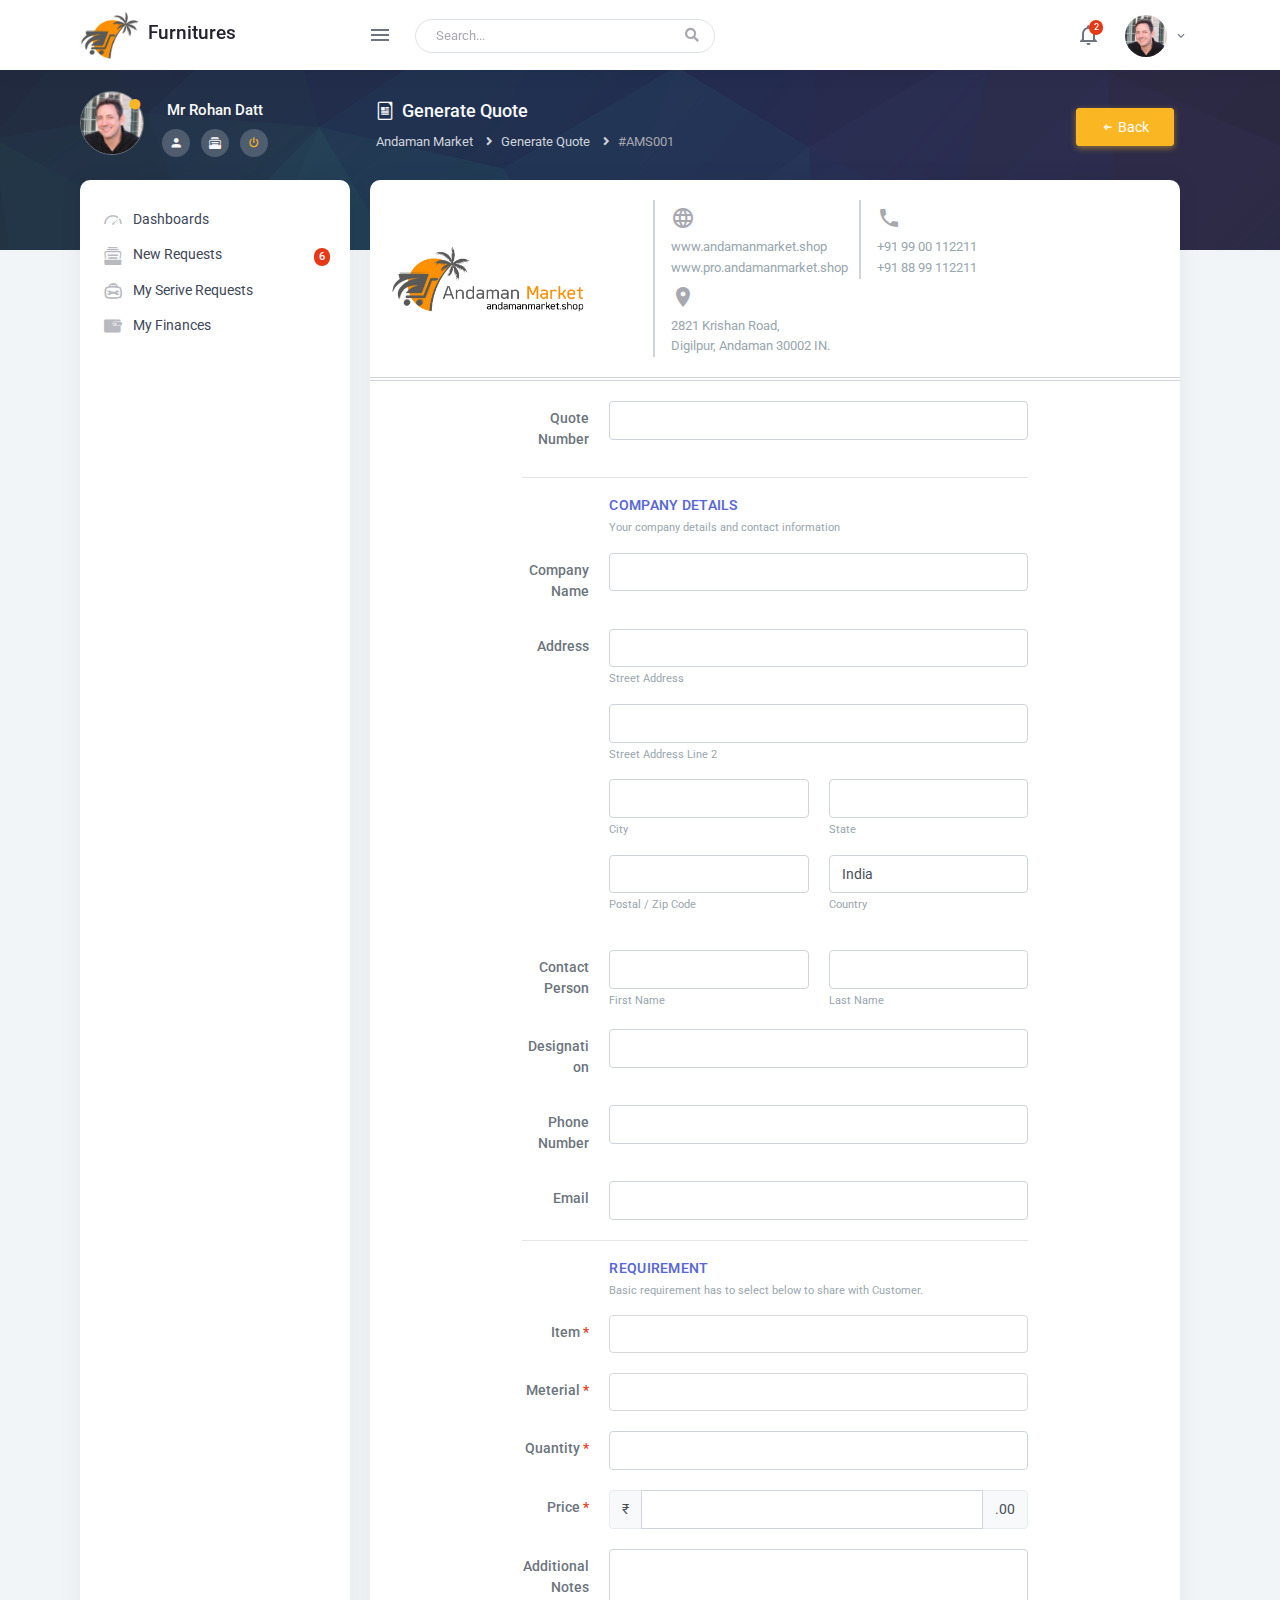
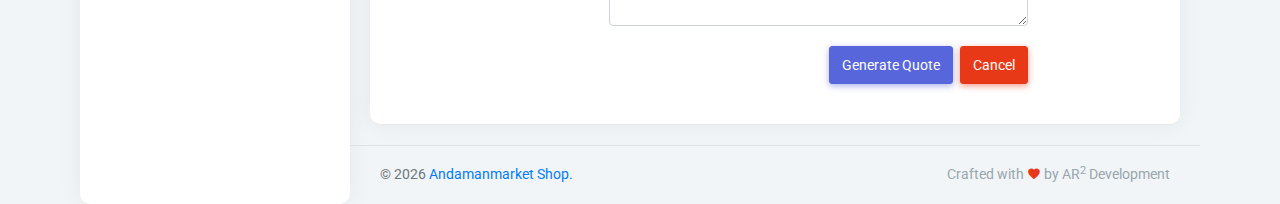
<file: generateQuote.html>
<!DOCTYPE html>
<html lang="en">
    <head>
        <meta charset="utf-8" />
        <title>Andaman Market - Business Pro Dashboard</title>
        <meta name="viewport" content="width=device-width, initial-scale=1.0">
        <meta content="Business Pro Dashboard" name="description" />
        <meta content="AR Square Developement" name="author" />

        <!-- Favicons -->
        <link rel="apple-touch-icon" sizes="57x57" href="./assets/images/favicon/apple-icon-57x57.png">
        <link rel="apple-touch-icon" sizes="60x60" href="./assets/images/favicon/apple-icon-60x60.png">
        <link rel="apple-touch-icon" sizes="72x72" href="./assets/images/favicon/apple-icon-72x72.png">
        <link rel="apple-touch-icon" sizes="76x76" href="./assets/images/favicon/apple-icon-76x76.png">
        <link rel="apple-touch-icon" sizes="114x114" href="./assets/images/favicon/apple-icon-114x114.png">
        <link rel="apple-touch-icon" sizes="120x120" href="./assets/images/favicon/apple-icon-120x120.png">
        <link rel="apple-touch-icon" sizes="144x144" href="./assets/images/favicon/apple-icon-144x144.png">
        <link rel="apple-touch-icon" sizes="152x152" href="./assets/images/favicon/apple-icon-152x152.png">
        <link rel="apple-touch-icon" sizes="180x180" href="./assets/images/favicon/apple-icon-180x180.png">
        <link rel="icon" type="image/png" sizes="192x192"  href="./assets/images/favicon/android-icon-192x192.png">
        <link rel="icon" type="image/png" sizes="32x32" href="./assets/images/favicon/favicon-32x32.png">
        <link rel="icon" type="image/png" sizes="96x96" href="./assets/images/favicon/favicon-96x96.png">
        <link rel="icon" type="image/png" sizes="16x16" href="./assets/images/favicon/favicon-16x16.png">
        <link rel="manifest" href="./assets/images/favicon/manifest.json">
        <meta name="msapplication-TileColor" content="#ffffff">
        <meta name="msapplication-TileImage" content="./assets/images/favicon/ms-icon-144x144.png">
        <meta name="theme-color" content="#ffffff">

        <!-- Plugins css -->
        <link href="assets/plugins/select2/select2.min.css" rel="stylesheet" type="text/css" />

        <!-- App css -->
        <link href="assets/css/bootstrap.min.css" rel="stylesheet" type="text/css" />
        <link href="assets/css/icons.css" rel="stylesheet" type="text/css" />
        <link href="assets/css/icofont.css" rel="stylesheet" type="text/css" />
        <link href="assets/css/metismenu.min.css" rel="stylesheet" type="text/css" />
        <link href="assets/css/style.css" rel="stylesheet" type="text/css" />

    </head>

    <body>

        <!-- Top Bar Start -->
        <div class="topbar">
            <!-- Navbar -->
            <nav class="navbar-custom">

               <!-- LOGO -->
               <div class="topbar-left">
                   <a href="index.html" class="logo">
                       <span>
                           <img src="assets/images/logo-sm.png" alt="logo-small" class="logo-sm">
                       </span>
                       <span class="logo-text">
                           Furnitures
                       </span>
                   </a>
               </div>
   
               <ul class="list-unstyled topbar-nav float-right mb-0">
                   <li class="dropdown">
                       <a class="nav-link dropdown-toggle arrow-none waves-light waves-effect" data-toggle="dropdown" href="#" role="button"
                           aria-haspopup="false" aria-expanded="false">
                           <i class="mdi mdi-bell-outline nav-icon"></i>
                           <span class="badge badge-danger badge-pill noti-icon-badge">2</span>
                       </a>
                       <div class="dropdown-menu dropdown-menu-right dropdown-lg">
                           <!-- item-->
                           <h6 class="dropdown-item-text">
                               Notifications (14)
                           </h6>
                           <div class="slimscroll notification-list">
                               <!-- item-->
                               <a href="javascript:void(0);" class="dropdown-item notify-item active">
                                   <div class="notify-icon bg-success"><i class="mdi mdi-cart-outline"></i></div>
                                   <p class="notify-details">Your order is placed<small class="text-muted">Dummy text of the printing and typesetting industry.</small></p>
                               </a>
                               <!-- item-->
                               <a href="javascript:void(0);" class="dropdown-item notify-item">
                                   <div class="notify-icon bg-warning"><i class="mdi mdi-message"></i></div>
                                   <p class="notify-details">New Message received<small class="text-muted">You have 87 unread messages</small></p>
                               </a>
                               <!-- item-->
                               <a href="javascript:void(0);" class="dropdown-item notify-item">
                                   <div class="notify-icon bg-info"><i class="mdi mdi-martini"></i></div>
                                   <p class="notify-details">Your item is shipped<small class="text-muted">It is a long established fact that a reader will</small></p>
                               </a>
                               <!-- item-->
                               <a href="javascript:void(0);" class="dropdown-item notify-item">
                                   <div class="notify-icon bg-primary"><i class="mdi mdi-cart-outline"></i></div>
                                   <p class="notify-details">Your order is placed<small class="text-muted">Dummy text of the printing and typesetting industry.</small></p>
                               </a>
                               <!-- item-->
                               <a href="javascript:void(0);" class="dropdown-item notify-item">
                                   <div class="notify-icon bg-danger"><i class="mdi mdi-message"></i></div>
                                   <p class="notify-details">New Message received<small class="text-muted">You have 8 unread messages</small></p>
                               </a>
                           </div>
                           <!-- All-->
                           <a href="javascript:void(0);" class="dropdown-item text-center text-primary">
                               View all <i class="fi-arrow-right"></i>
                           </a>
                       </div>
                   </li>

                   <li class="dropdown">
                       <a class="nav-link dropdown-toggle waves-effect waves-light nav-user" data-toggle="dropdown" href="#" role="button"
                           aria-haspopup="false" aria-expanded="false">
                           <img src="assets/images/users/user-1.jpg" alt="profile-user" class="rounded-circle" /> 
                           <span class="ml-1 nav-user-name hidden-sm"> <i class="mdi mdi-chevron-down"></i> </span>
                       </a>
                       <div class="dropdown-menu dropdown-menu-right">
                           <a class="dropdown-item" href="profile.html"><i class="dripicons-user text-muted mr-2"></i> Profile</a>
                           <div class="dropdown-divider"></div>
                           <a class="dropdown-item" href="login.html"><i class="dripicons-exit text-muted mr-2"></i> Logout</a>
                       </div>
                   </li>
               </ul>
   
               <ul class="list-unstyled topbar-nav mb-0">
                   <li>
                       <button class="button-menu-mobile nav-link waves-effect waves-light">
                           <i class="mdi mdi-menu nav-icon"></i>
                       </button>
                   </li>

                   <li class="hide-phone app-search">
                       <form role="search" class="">
                           <input type="text" placeholder="Search..." class="form-control">
                           <a href=""><i class="fas fa-search"></i></a>
                       </form>
                   </li>
               </ul>
           </nav>
           <!-- end navbar-->
       </div>
        <!-- Top Bar End -->

        <div class="page-wrapper-img">
            <div class="page-wrapper-img-inner">
                <div class="sidebar-user media">                    
                    <img src="assets/images/users/user-1.jpg" alt="user" class="rounded-circle img-thumbnail mb-1">
                    <span class="online-icon"><i class="mdi mdi-record text-warning"></i></span>
                    <div class="media-body">
                        <h5 class="text-light">Mr Rohan Datt </h5>
                        <ul class="list-unstyled list-inline mb-0 mt-2">
                            <li class="list-inline-item">
                                <a href="profile.html" class=""><i class="mdi mdi-account text-light"></i></a>
                            </li>
                            <li class="list-inline-item">
                                <a href="ongoingServices.html" class=""><i class="icofont-files-stack text-light"></i></a>
                            </li>
                            <li class="list-inline-item">
                                <a href="login.html" class=""><i class="mdi mdi-power text-warning"></i></a>
                            </li>
                        </ul>
                    </div>                    
                </div>
                <!-- Page-Title -->
                <div class="row">
                    <div class="col-sm-12">
                        <div class="page-title-box">
                            <div class="float-right align-item-center mt-2">
                                <a href="javascript:void(0);" onclick="history.back()" class="btn btn-warning px-4 align-self-center d-print-none"><i class="icofont-bubble-left"></i> Back</a>
                            </div>
                            <h4 class="page-title mb-2"><i class="icofont-file-document mr-2"></i>Generate Quote</h4>  
                            <div class="">
                                <ol class="breadcrumb">
                                    <li class="breadcrumb-item"><a href="javascript:void(0);">Andaman Market</a></li>
                                    <li class="breadcrumb-item"><a href="javascript:void(0);" onclick="history.back();">Generate Quote</a></li>
                                    <li class="breadcrumb-item active">#AMS001</li>
                                </ol>
                            </div>                                      
                        </div>
                    </div>
                </div>
                <!-- end page title end breadcrumb -->
            </div>
        </div>
        
        <div class="page-wrapper">
            <div class="page-wrapper-inner">
                <!-- Left Sidenav -->
                <div class="left-sidenav">
                    <ul class="metismenu left-sidenav-menu" id="side-nav">
                        <li>
                            <a href="index.html"><i class="icofont-dashboard"></i><span>Dashboards</span></a>
                        </li>

                        <li>
                            <a href="newRequests.html"><i class="icofont-files-stack"></i><span>New Requests</span><span class="badge badge-danger badge-pill float-right">6</span></a>
                        </li>

                        <li>
                            <a href="mySeriveRequests.html"><i class="icofont-tools-bag"></i><span>My Serive Requests</span></a>
                        </li>

                        <li>
                            <a href="myFinances.html"><i class="icofont-wallet"></i><span>My Finances</span></a>
                        </li>
                    </ul>
                </div>
                <!-- end left-sidenav-->

                <!-- Page Content-->
                <div class="page-content">
                    <div class="container-fluid"> 
                        <div class="row">
                            <div class="col-12">
                                <div class="card">
                                    <div class="card-body invoice-head">
                                        <div class="row">
                                            <div class="col-md-4 align-self-center">                                                
                                                <img src="assets/images/amslogo.png" alt="Andaman Market" class="logo-lg mr-2" height="68">                                            
                                            </div>
                                            <div class="col-md-8">
                                                   
                                                <ul class="list-inline mb-0 contact-detail float-right">                                                   
                                                    <li class="list-inline-item">
                                                        <div class="pl-3">
                                                            <i class="mdi mdi-web"></i>
                                                            <p class="text-muted mb-0">www.andamanmarket.shop</p>
                                                            <p class="text-muted mb-0">www.pro.andamanmarket.shop</p>
                                                        </div>                                                
                                                    </li>
                                                    <li class="list-inline-item">
                                                        <div class="pl-3">
                                                            <i class="mdi mdi-phone"></i>
                                                            <p class="text-muted mb-0">+91 99 00 112211</p>
                                                            <p class="text-muted mb-0">+91 88 99 112211</p>
                                                        </div>
                                                    </li>
                                                    <li class="list-inline-item">
                                                        <div class="pl-3">
                                                            <i class="mdi mdi-map-marker"></i>
                                                            <p class="text-muted mb-0">2821 Krishan Road,</p>
                                                            <p class="text-muted mb-0">Digilpur, Andaman 30002 IN.</p>
                                                        </div>
                                                    </li>
                                                </ul>
                                            </div>
                                        </div>
                                    </div>
                                    <!--end card-body-->
                                    <div class="card-body">
                                        <div class="row">
                                            <div class="col-md-8 offset-md-2">
                                                <form class="form-material" action="">
                                                    <div class="form-group row">
                                                        <label for="quoteNum" class="col-sm-2 col-form-label text-right">Quote Number</label>
                                                        <div class="col-sm-10">
                                                            <input class="form-control" type="text" value="" id="quoteNum" />
                                                        </div>
                                                    </div>

                                                    <hr />

                                                    <div class="row mt-3 mb-3">
                                                        <div class="col-sm-2"></div>
                                                        <div class="col-sm-10">
                                                            <h4 class="mt-0 header-title text-primary mb-1">Company Details</h4>
                                                            <small class="form-text text-muted">Your company details and contact information</small>
                                                        </div>
                                                    </div>
                                                    <div class="form-group row">
                                                        <label for="companyName" class="col-sm-2 col-form-label text-right">Company Name</label>
                                                        <div class="col-sm-10">
                                                            <input class="form-control" type="text" value="" id="companyName" />
                                                        </div>
                                                    </div>
                                                    <div class="form-group row">
                                                        <label for="address" class="col-sm-2 col-form-label text-right">Address</label>
                                                        <div class="col-sm-10">
                                                            <div class="row">
                                                                <div class="col-12 mb-3">
                                                                    <input class="form-control" type="text" value="" id="address" />
                                                                    <small class="form-text text-muted">Street Address</small>
                                                                </div>
                                                                <div class="col-12 mb-3">
                                                                    <input class="form-control" type="text" value="" id="streetAddress" />
                                                                    <small class="form-text text-muted">Street Address Line 2</small>
                                                                </div>
                                                            </div>
                                                            <div class="row mb-3">
                                                                <div class="col-md-6">
                                                                    <input class="form-control" type="text" value="" id="city" />
                                                                    <small class="form-text text-muted">City</small>
                                                                </div>
                                                                <div class="col-md-6">
                                                                    <input class="form-control" type="text" value="" id="state" />
                                                                    <small class="form-text text-muted">State</small>
                                                                </div>
                                                            </div>
                                                            <div class="row mb-3">
                                                                <div class="col-md-6">
                                                                    <input class="form-control" type="text" value="" id="zip" />
                                                                    <small class="form-text text-muted">Postal / Zip Code</small>
                                                                </div>
                                                                <div class="col-md-6">
                                                                    <input class="form-control" type="text" value="India" id="country" />
                                                                    <small class="form-text text-muted">Country</small>
                                                                </div>
                                                            </div>
                                                        </div>
                                                    </div>
                                                    <div class="form-group row">
                                                        <label for="cFirstName" class="col-sm-2 col-form-label text-right">Contact Person</label>
                                                        <div class="col-sm-10">
                                                            <div class="row">
                                                                <div class="col-md-6">
                                                                    <input class="form-control" type="text" value="" id="cFirstName" />
                                                                    <small class="form-text text-muted">First Name</small>
                                                                </div>
                                                                <div class="col-md-6">
                                                                    <input class="form-control" type="text" value="" id="cLastName" />
                                                                    <small class="form-text text-muted">Last Name</small>
                                                                </div>
                                                            </div>
                                                        </div>
                                                    </div>
                                                    <div class="form-group row">
                                                        <label for="designation" class="col-sm-2 col-form-label text-right">Designation</label>
                                                        <div class="col-sm-10">
                                                            <input class="form-control" type="text" value="" id="designation" />
                                                        </div>
                                                    </div>
                                                    <div class="form-group row">
                                                        <label for="phoneNumber" class="col-sm-2 col-form-label text-right">Phone Number</label>
                                                        <div class="col-sm-10">
                                                            <input class="form-control" type="text" value="" id="phoneNumber" />
                                                        </div>
                                                    </div>
                                                    <div class="form-group row">
                                                        <label for="email" class="col-sm-2 col-form-label text-right">Email</label>
                                                        <div class="col-sm-10">
                                                            <input class="form-control" type="email" value="" id="email" />
                                                        </div>
                                                    </div>

                                                    <hr />

                                                    <div class="row mt-3 mb-3">
                                                        <div class="col-sm-2"></div>
                                                        <div class="col-sm-10">
                                                            <h4 class="mt-0 header-title text-primary mb-1">Requirement</h4>
                                                            <small class="form-text text-muted">Basic requirement has to select below to share with Customer.</small>
                                                        </div>
                                                    </div>
                                                    <div class="form-group row">
                                                        <label for="item" class="col-sm-2 col-form-label text-right">Item <span class="text-danger">*</span></label>
                                                        <div class="col-sm-10">
                                                            <select class="select2 mb-3 select2-multiple" id="item" style="width: 100%" multiple="multiple" data-placeholder="">
                                                                <optgroup label="Alaskan/Hawaiian Time Zone">
                                                                    <option value="AK">Alaska</option>
                                                                    <option value="HI">Hawaii</option>
                                                                </optgroup>
                                                                <optgroup label="Pacific Time Zone">
                                                                    <option value="CA">California</option>
                                                                    <option value="NV">Nevada</option>
                                                                    <option value="OR">Oregon</option>
                                                                    <option value="WA">Washington</option>
                                                                </optgroup>
                                                                <optgroup label="Mountain Time Zone">
                                                                    <option value="AZ">Arizona</option>
                                                                    <option value="CO">Colorado</option>
                                                                    <option value="ID">Idaho</option>
                                                                    <option value="MT">Montana</option>
                                                                    <option value="NE">Nebraska</option>
                                                                    <option value="NM">New Mexico</option>
                                                                    <option value="ND">North Dakota</option>
                                                                    <option value="UT">Utah</option>
                                                                    <option value="WY">Wyoming</option>
                                                                </optgroup>
                                                            </select>
                                                        </div>
                                                    </div>
                                                    <div class="form-group row">
                                                        <label for="meterial" class="col-sm-2 col-form-label text-right">Meterial <span class="text-danger">*</span></label>
                                                        <div class="col-sm-10">
                                                            <select class="select2 mb-3 select2-multiple" id="meterial" style="width: 100%" multiple="multiple" data-placeholder="">
                                                                <optgroup label="Alaskan/Hawaiian Time Zone">
                                                                    <option value="AK">Alaska</option>
                                                                    <option value="HI">Hawaii</option>
                                                                </optgroup>
                                                                <optgroup label="Pacific Time Zone">
                                                                    <option value="CA">California</option>
                                                                    <option value="NV">Nevada</option>
                                                                    <option value="OR">Oregon</option>
                                                                    <option value="WA">Washington</option>
                                                                </optgroup>
                                                                <optgroup label="Mountain Time Zone">
                                                                    <option value="AZ">Arizona</option>
                                                                    <option value="CO">Colorado</option>
                                                                    <option value="ID">Idaho</option>
                                                                    <option value="MT">Montana</option>
                                                                    <option value="NE">Nebraska</option>
                                                                    <option value="NM">New Mexico</option>
                                                                    <option value="ND">North Dakota</option>
                                                                    <option value="UT">Utah</option>
                                                                    <option value="WY">Wyoming</option>
                                                                </optgroup>
                                                                <optgroup label="Central Time Zone">
                                                                    <option value="AL">Alabama</option>
                                                                    <option value="AR">Arkansas</option>
                                                                    <option value="IL">Illinois</option>
                                                                    <option value="IA">Iowa</option>
                                                                    <option value="KS">Kansas</option>
                                                                    <option value="KY">Kentucky</option>
                                                                    <option value="LA">Louisiana</option>
                                                                    <option value="MN">Minnesota</option>
                                                                    <option value="MS">Mississippi</option>
                                                                    <option value="MO">Missouri</option>
                                                                    <option value="OK">Oklahoma</option>
                                                                    <option value="SD">South Dakota</option>
                                                                    <option value="TX">Texas</option>
                                                                    <option value="TN">Tennessee</option>
                                                                    <option value="WI">Wisconsin</option>
                                                                </optgroup>
                                                                <optgroup label="Eastern Time Zone">
                                                                    <option value="CT">Connecticut</option>
                                                                    <option value="DE">Delaware</option>
                                                                    <option value="FL">Florida</option>
                                                                    <option value="GA">Georgia</option>
                                                                    <option value="IN">Indiana</option>
                                                                    <option value="ME">Maine</option>
                                                                    <option value="MD">Maryland</option>
                                                                    <option value="MA">Massachusetts</option>
                                                                    <option value="MI">Michigan</option>
                                                                    <option value="NH">New Hampshire</option>
                                                                    <option value="NJ">New Jersey</option>
                                                                    <option value="NY">New York</option>
                                                                    <option value="NC">North Carolina</option>
                                                                    <option value="OH">Ohio</option>
                                                                    <option value="PA">Pennsylvania</option>
                                                                    <option value="RI">Rhode Island</option>
                                                                    <option value="SC">South Carolina</option>
                                                                    <option value="VT">Vermont</option>
                                                                    <option value="VA">Virginia</option>
                                                                    <option value="WV">West Virginia</option>
                                                                </optgroup>
                                                            </select>
                                                        </div>
                                                    </div>
                                                    <div class="form-group row">
                                                        <label for="quantity" class="col-sm-2 col-form-label text-right">Quantity <span class="text-danger">*</span></label>
                                                        <div class="col-sm-10">
                                                            <input class="form-control" type="number" value="" id="quantity" />
                                                        </div>
                                                    </div>
                                                    <div class="form-group row">
                                                        <label for="price" class="col-sm-2 col-form-label text-right">Price <span class="text-danger">*</span></label>
                                                        <div class="col-sm-10">
                                                            <div class="input-group">
                                                                <div class="input-group-prepend">
                                                                    <span class="input-group-text">₹</span>
                                                                </div>
                                                                <input type="text" id="example-input3-group1" name="example-input3-group1" class="form-control" placeholder="">
                                                                <div class="input-group-append">
                                                                    <span class="input-group-text">.00</span>
                                                                </div>                                                    
                                                            </div>
                                                        </div>
                                                    </div>
                                                    <div class="form-group row">
                                                        <label for="note" class="col-sm-2 col-form-label text-right">Additional Notes</label>
                                                        <div class="col-sm-10">
                                                            <textarea name="" id="note" rows="3" class="form-control"></textarea>
                                                        </div>
                                                    </div>
                                                    <div class="form-group row text-right">
                                                        <div class="col-sm-12 ml-auto">
                                                            <a href="quote.html" class="btn btn-primary mr-1">Generate Quote</a>
                                                            <a href="javascript:void(0);" onclick="history.back()" class="btn btn-danger">Cancel</a>
                                                        </div>
                                                    </div>
                                                </form>
                                            </div>
                                        </div>
                                    </div>
                                </div>
                            </div><!--end col-->
                        </div><!--end row-->
                    </div><!-- container -->

                    <footer class="footer text-center text-sm-left">
                        &copy; <script>document.write(new Date().getFullYear());</script> <a href="http://andamanmarket.shop/" target="_blank">Andamanmarket Shop.</a> 
                        <span class="text-muted d-none d-sm-inline-block float-right">Crafted with <i class="mdi mdi-heart text-danger"></i> by AR<sup>2</sup> Development</span>
                    </footer>
                </div>
                <!-- end page content -->
            </div>
        </div>
        <!-- end page-wrapper -->

        <!-- jQuery  -->
        <script src="assets/js/jquery.min.js"></script>
        <script src="assets/js/bootstrap.bundle.min.js"></script>
        <script src="assets/js/metisMenu.min.js"></script>
        <script src="assets/js/waves.min.js"></script>
        <script src="assets/js/jquery.slimscroll.min.js"></script>

        <!-- Plugin JS -->
        <script src="assets/plugins/moment/moment.js"></script>
        <script src="assets/plugins/select2/select2.min.js"></script>

        <!-- App js -->
        <script src="assets/js/app.js"></script>

        <script>
            $(".select2").select2({
                width: '100%'
            });
        </script>

    </body>
</html>
</file>
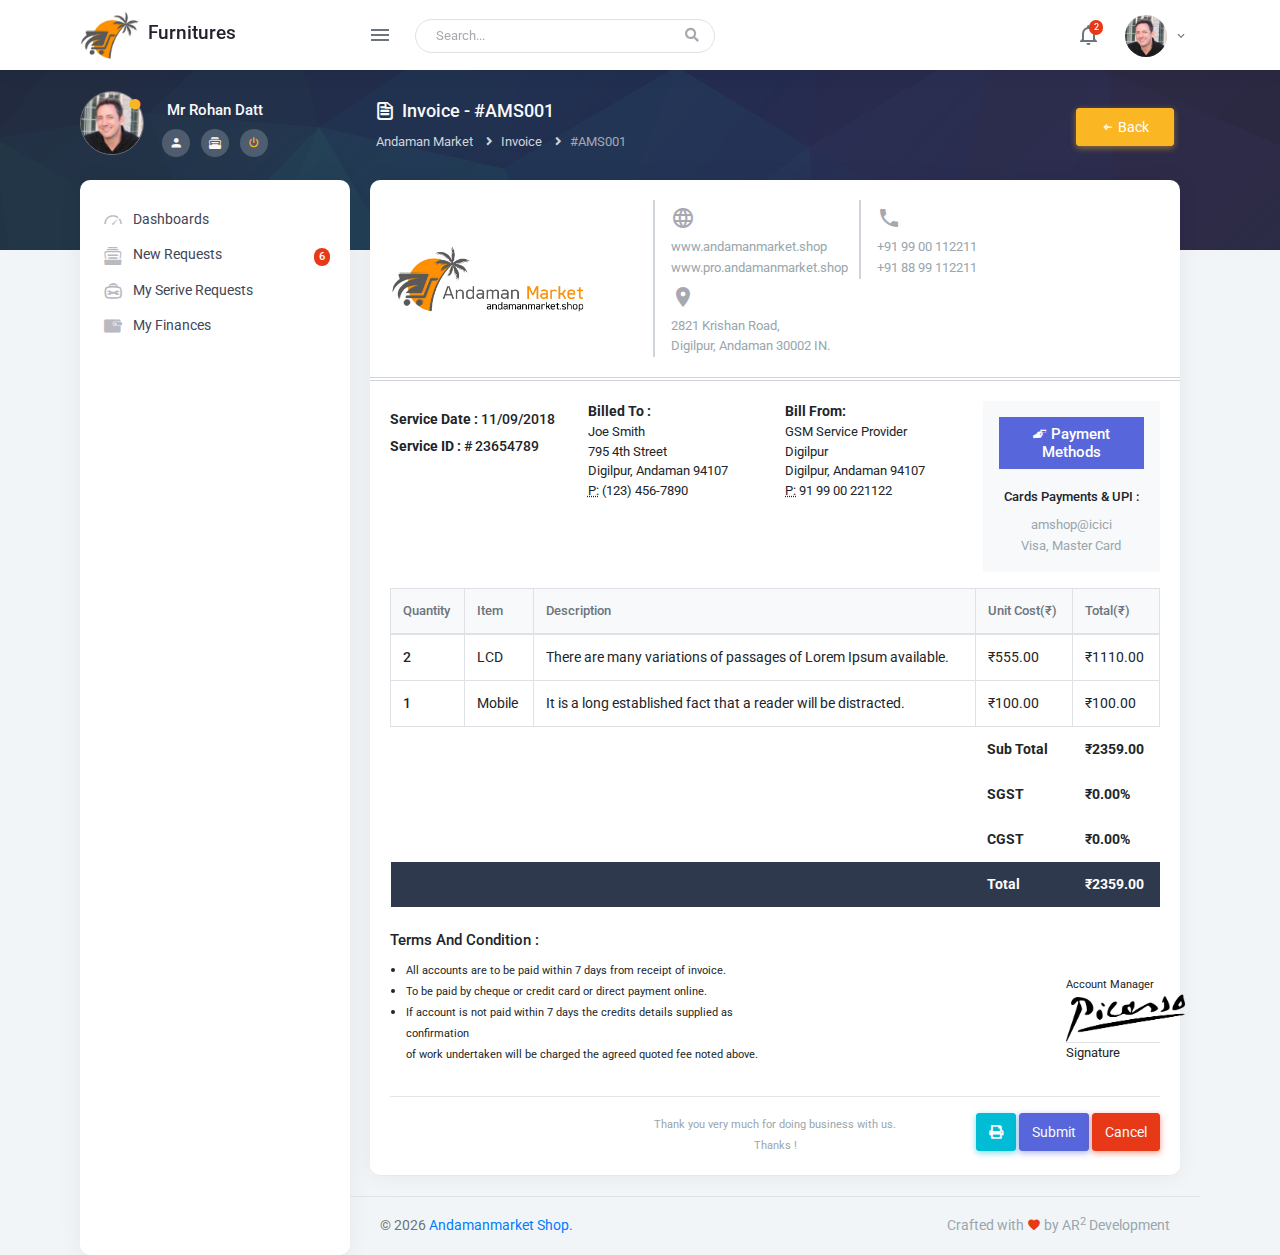
<file: invoice.html>
<!DOCTYPE html>
<html lang="en">
    <head>
        <meta charset="utf-8" />
        <title>Andaman Market - Business Pro Dashboard</title>
        <meta name="viewport" content="width=device-width, initial-scale=1.0">
        <meta content="Business Pro Dashboard" name="description" />
        <meta content="AR Square Developement" name="author" />

        <!-- Favicons -->
        <link rel="apple-touch-icon" sizes="57x57" href="./assets/images/favicon/apple-icon-57x57.png">
        <link rel="apple-touch-icon" sizes="60x60" href="./assets/images/favicon/apple-icon-60x60.png">
        <link rel="apple-touch-icon" sizes="72x72" href="./assets/images/favicon/apple-icon-72x72.png">
        <link rel="apple-touch-icon" sizes="76x76" href="./assets/images/favicon/apple-icon-76x76.png">
        <link rel="apple-touch-icon" sizes="114x114" href="./assets/images/favicon/apple-icon-114x114.png">
        <link rel="apple-touch-icon" sizes="120x120" href="./assets/images/favicon/apple-icon-120x120.png">
        <link rel="apple-touch-icon" sizes="144x144" href="./assets/images/favicon/apple-icon-144x144.png">
        <link rel="apple-touch-icon" sizes="152x152" href="./assets/images/favicon/apple-icon-152x152.png">
        <link rel="apple-touch-icon" sizes="180x180" href="./assets/images/favicon/apple-icon-180x180.png">
        <link rel="icon" type="image/png" sizes="192x192"  href="./assets/images/favicon/android-icon-192x192.png">
        <link rel="icon" type="image/png" sizes="32x32" href="./assets/images/favicon/favicon-32x32.png">
        <link rel="icon" type="image/png" sizes="96x96" href="./assets/images/favicon/favicon-96x96.png">
        <link rel="icon" type="image/png" sizes="16x16" href="./assets/images/favicon/favicon-16x16.png">
        <link rel="manifest" href="./assets/images/favicon/manifest.json">
        <meta name="msapplication-TileColor" content="#ffffff">
        <meta name="msapplication-TileImage" content="./assets/images/favicon/ms-icon-144x144.png">
        <meta name="theme-color" content="#ffffff">

        <!-- App css -->
        <link href="assets/css/bootstrap.min.css" rel="stylesheet" type="text/css" />
        <link href="assets/css/icons.css" rel="stylesheet" type="text/css" />
        <link href="assets/css/icofont.css" rel="stylesheet" type="text/css" />
        <link href="assets/css/metismenu.min.css" rel="stylesheet" type="text/css" />
        <link href="assets/css/style.css" rel="stylesheet" type="text/css" />

    </head>

    <body>

        <!-- Top Bar Start -->
        <div class="topbar">
            <!-- Navbar -->
            <nav class="navbar-custom">

               <!-- LOGO -->
               <div class="topbar-left">
                   <a href="index.html" class="logo">
                       <span>
                           <img src="assets/images/logo-sm.png" alt="logo-small" class="logo-sm">
                       </span>
                       <span class="logo-text">
                           Furnitures
                       </span>
                   </a>
               </div>
   
               <ul class="list-unstyled topbar-nav float-right mb-0">
                   <li class="dropdown">
                       <a class="nav-link dropdown-toggle arrow-none waves-light waves-effect" data-toggle="dropdown" href="#" role="button"
                           aria-haspopup="false" aria-expanded="false">
                           <i class="mdi mdi-bell-outline nav-icon"></i>
                           <span class="badge badge-danger badge-pill noti-icon-badge">2</span>
                       </a>
                       <div class="dropdown-menu dropdown-menu-right dropdown-lg">
                           <!-- item-->
                           <h6 class="dropdown-item-text">
                               Notifications (14)
                           </h6>
                           <div class="slimscroll notification-list">
                               <!-- item-->
                               <a href="javascript:void(0);" class="dropdown-item notify-item active">
                                   <div class="notify-icon bg-success"><i class="mdi mdi-cart-outline"></i></div>
                                   <p class="notify-details">Your order is placed<small class="text-muted">Dummy text of the printing and typesetting industry.</small></p>
                               </a>
                               <!-- item-->
                               <a href="javascript:void(0);" class="dropdown-item notify-item">
                                   <div class="notify-icon bg-warning"><i class="mdi mdi-message"></i></div>
                                   <p class="notify-details">New Message received<small class="text-muted">You have 87 unread messages</small></p>
                               </a>
                               <!-- item-->
                               <a href="javascript:void(0);" class="dropdown-item notify-item">
                                   <div class="notify-icon bg-info"><i class="mdi mdi-martini"></i></div>
                                   <p class="notify-details">Your item is shipped<small class="text-muted">It is a long established fact that a reader will</small></p>
                               </a>
                               <!-- item-->
                               <a href="javascript:void(0);" class="dropdown-item notify-item">
                                   <div class="notify-icon bg-primary"><i class="mdi mdi-cart-outline"></i></div>
                                   <p class="notify-details">Your order is placed<small class="text-muted">Dummy text of the printing and typesetting industry.</small></p>
                               </a>
                               <!-- item-->
                               <a href="javascript:void(0);" class="dropdown-item notify-item">
                                   <div class="notify-icon bg-danger"><i class="mdi mdi-message"></i></div>
                                   <p class="notify-details">New Message received<small class="text-muted">You have 8 unread messages</small></p>
                               </a>
                           </div>
                           <!-- All-->
                           <a href="javascript:void(0);" class="dropdown-item text-center text-primary">
                               View all <i class="fi-arrow-right"></i>
                           </a>
                       </div>
                   </li>

                   <li class="dropdown">
                       <a class="nav-link dropdown-toggle waves-effect waves-light nav-user" data-toggle="dropdown" href="#" role="button"
                           aria-haspopup="false" aria-expanded="false">
                           <img src="assets/images/users/user-1.jpg" alt="profile-user" class="rounded-circle" /> 
                           <span class="ml-1 nav-user-name hidden-sm"> <i class="mdi mdi-chevron-down"></i> </span>
                       </a>
                       <div class="dropdown-menu dropdown-menu-right">
                           <a class="dropdown-item" href="profile.html"><i class="dripicons-user text-muted mr-2"></i> Profile</a>
                           <div class="dropdown-divider"></div>
                           <a class="dropdown-item" href="login.html"><i class="dripicons-exit text-muted mr-2"></i> Logout</a>
                       </div>
                   </li>
               </ul>
   
               <ul class="list-unstyled topbar-nav mb-0">
                   <li>
                       <button class="button-menu-mobile nav-link waves-effect waves-light">
                           <i class="mdi mdi-menu nav-icon"></i>
                       </button>
                   </li>

                   <li class="hide-phone app-search">
                       <form role="search" class="">
                           <input type="text" placeholder="Search..." class="form-control">
                           <a href=""><i class="fas fa-search"></i></a>
                       </form>
                   </li>
               </ul>
           </nav>
           <!-- end navbar-->
       </div>
        <!-- Top Bar End -->

        <div class="page-wrapper-img">
            <div class="page-wrapper-img-inner">
                <div class="sidebar-user media">                    
                    <img src="assets/images/users/user-1.jpg" alt="user" class="rounded-circle img-thumbnail mb-1">
                    <span class="online-icon"><i class="mdi mdi-record text-warning"></i></span>
                    <div class="media-body">
                        <h5 class="text-light">Mr Rohan Datt </h5>
                        <ul class="list-unstyled list-inline mb-0 mt-2">
                            <li class="list-inline-item">
                                <a href="profile.html" class=""><i class="mdi mdi-account text-light"></i></a>
                            </li>
                            <li class="list-inline-item">
                                <a href="ongoingServices.html" class=""><i class="icofont-files-stack text-light"></i></a>
                            </li>
                            <li class="list-inline-item">
                                <a href="login.html" class=""><i class="mdi mdi-power text-warning"></i></a>
                            </li>
                        </ul>
                    </div>                    
                </div>
                <!-- Page-Title -->
                <div class="row">
                    <div class="col-sm-12">
                        <div class="page-title-box">
                            <div class="float-right align-item-center mt-2">
                                <a href="javascript:void(0);" onclick="history.back()" class="btn btn-warning px-4 align-self-center d-print-none"><i class="icofont-bubble-left"></i> Back</a>
                            </div>
                            <h4 class="page-title mb-2"><i class="icofont-ui-file mr-2"></i>Invoice - #AMS001</h4>  
                            <div class="">
                                <ol class="breadcrumb">
                                    <li class="breadcrumb-item"><a href="javascript:void(0);">Andaman Market</a></li>
                                    <li class="breadcrumb-item"><a href="javascript:void(0);">Invoice</a></li>
                                    <li class="breadcrumb-item active">#AMS001</li>
                                </ol>
                            </div>                                      
                        </div>
                    </div>
                </div>
                <!-- end page title end breadcrumb -->
            </div>
        </div>
        
        <div class="page-wrapper">
            <div class="page-wrapper-inner">
                <!-- Left Sidenav -->
                <div class="left-sidenav">
                    <ul class="metismenu left-sidenav-menu" id="side-nav">
                        <li>
                            <a href="index.html"><i class="icofont-dashboard"></i><span>Dashboards</span></a>
                        </li>

                        <li>
                            <a href="#"><i class="icofont-files-stack"></i><span>New Requests</span><span class="badge badge-danger badge-pill float-right">6</span></a>
                        </li>

                        <li>
                            <a href="#"><i class="icofont-tools-bag"></i><span>My Serive Requests</span></a>
                        </li>

                        <li>
                            <a href="#"><i class="icofont-wallet"></i><span>My Finances</span></a>
                        </li>
                    </ul>
                </div>
                <!-- end left-sidenav-->

                <!-- Page Content-->
                <div class="page-content">
                    <div class="container-fluid"> 
                        <div class="row">
                            <div class="col-12">
                                <div class="card">
                                    <div class="card-body invoice-head"> 
                                        <div class="row">
                                            <div class="col-md-4 align-self-center">                                                
                                                <img src="assets/images/amslogo.png" alt="Andaman Market" class="logo-lg mr-2" height="68">                                            
                                            </div>
                                            <div class="col-md-8">
                                                   
                                                <ul class="list-inline mb-0 contact-detail float-right">                                                   
                                                    <li class="list-inline-item">
                                                        <div class="pl-3">
                                                            <i class="mdi mdi-web"></i>
                                                            <p class="text-muted mb-0">www.andamanmarket.shop</p>
                                                            <p class="text-muted mb-0">www.pro.andamanmarket.shop</p>
                                                        </div>                                                
                                                    </li>
                                                    <li class="list-inline-item">
                                                        <div class="pl-3">
                                                            <i class="mdi mdi-phone"></i>
                                                            <p class="text-muted mb-0">+91 99 00 112211</p>
                                                            <p class="text-muted mb-0">+91 88 99 112211</p>
                                                        </div>
                                                    </li>
                                                    <li class="list-inline-item">
                                                        <div class="pl-3">
                                                            <i class="mdi mdi-map-marker"></i>
                                                            <p class="text-muted mb-0">2821 Krishan Road,</p>
                                                            <p class="text-muted mb-0">Digilpur, Andaman 30002 IN.</p>
                                                        </div>
                                                    </li>
                                                </ul>
                                            </div>
                                        </div> 
                                    </div><!--end card-body-->
                                    <div class="card-body">
                                        <div class="row">
                                            <div class="col-md-3">
                                                <div class="">
                                                    <h6 class="mb-0"><b>Service Date :</b> 11/09/2018</h6>
                                                    <h6><b>Service ID :</b> # 23654789</h6>
                                                </div>
                                            </div>
                                            <div class="col-md-3">
                                                <div class="float-left">
                                                    <address class="font-13">
                                                        <strong class="font-14">Billed To :</strong><br>
                                                        Joe Smith<br>
                                                        795 4th Street<br>
                                                        Digilpur, Andaman 94107<br>
                                                        <abbr title="Phone">P:</abbr> (123) 456-7890
                                                    </address>
                                                </div>
                                            </div>
                                            <div class="col-md-3">
                                                <div class="">
                                                    <address class="font-13">
                                                        <strong class="font-14">Bill From:</strong><br>
                                                        GSM Service Provider<br>
                                                        Digilpur<br>
                                                        Digilpur, Andaman 94107<br>
                                                        <abbr title="Phone">P:</abbr> 91 99 00 221122
                                                    </address>
                                                </div>
                                            </div>
                                            
                                            <div class="col-md-3">
                                                <div class="text-center bg-light p-3 mb-3 d-print-none">
                                                    <h5 class="bg-primary mt-0 p-2 text-white d-sm-inline-block"><i class="icofont-pay"></i> Payment Methods</h5>
                                                    <h6 class="font-13">Cards Payments &amp; UPI :</h6>
                                                    <p class="mb-0 text-muted">amshop@icici</p>
                                                    <p class="mb-0 text-muted">Visa, Master Card</p>
                                                </div>                                              
                                            </div>
                                        </div>

                                        <div class="row">
                                            <div class="col-lg-12">
                                                <div class="table-responsive">
                                                    <table class="table table-bordered mb-0">
                                                        <thead>
                                                            <tr>
                                                                <th>Quantity</th>
                                                                <th>Item</th>
                                                                <th>Description</th>                                                    
                                                                <th>Unit Cost(₹)</th>
                                                                <th>Total(₹)</th>
                                                            </tr>
                                                        </thead>
                                                        <tbody>
                                                            <tr>
                                                                <th>2</th>
                                                                <td>LCD</td>
                                                                <td>There are many variations of passages of Lorem Ipsum available.</td>
                                                                <td>₹555.00</td>
                                                                <td>₹1110.00</td>
                                                            </tr>
                                                            <tr>
                                                                <th>1</th>
                                                                <td>Mobile</td>
                                                                <td>It is a long established fact that a reader will be distracted.</td>
                                                                <td>₹100.00</td>
                                                                <td>₹100.00</td>
                                                            </tr>
                                                            <tr>                                                        
                                                                <td colspan="3" class="border-0"></td>
                                                                <td class="border-0 font-14"><b>Sub Total</b></td>
                                                                <td class="border-0 font-14"><b>₹2359.00</b></td>
                                                            </tr>
                                                            <tr>
                                                                <td colspan="3" class="border-0"></td>
                                                                <td class="border-0 font-14"><b>SGST</b></td>
                                                                <td class="border-0 font-14"><b>₹0.00%</b></td>
                                                            </tr>
                                                            <tr>
                                                                <td colspan="3" class="border-0"></td>
                                                                <td class="border-0 font-14"><b>CGST</b></td>
                                                                <td class="border-0 font-14"><b>₹0.00%</b></td>
                                                            </tr>
                                                            <tr class="bg-dark text-white">
                                                                <th colspan="3" class="border-0"></th>                                                        
                                                                <td class="border-0 font-14"><b>Total</b></td>
                                                                <td class="border-0 font-14"><b>₹2359.00</b></td>
                                                            </tr>
                                                        </tbody>
                                                    </table>
                                                </div>                                            
                                            </div>                                        
                                        </div>

                                        <div class="row justify-content-center">
                                            <div class="col-lg-6">
                                                <h5 class="mt-4">Terms And Condition :</h5>
                                                <ul class="pl-3">
                                                    <li><small>All accounts are to be paid within 7 days from receipt of invoice. </small></li>
                                                    <li><small>To be paid by cheque or credit card or direct payment online.</small></li>
                                                    <li><small> If account is not paid within 7 days the credits details supplied as confirmation<br> of work undertaken will be charged the agreed quoted fee noted above.</small></li>                                            
                                                </ul>
                                            </div>                                        
                                            <div class="col-lg-6 align-self-end">
                                                <div class="w-25 float-right">
                                                    <small>Account Manager</small>
                                                    <img src="assets/images/signature.png" alt="" class="" height="48">
                                                    <p class="border-top">Signature</p>
                                                </div>
                                            </div>
                                        </div>
                                        <hr>
                                        <div class="row d-flex justify-content-center">
                                            <div class="col-lg-12 col-xl-4 ml-auto align-self-center">
                                                <div class="text-center text-muted"><small>Thank you very much for doing business with us. Thanks !</small></div>
                                            </div>
                                            <div class="col-lg-12 col-xl-4">
                                                <div class="float-right d-print-none">
                                                    <a href="javascript:window.print()" class="btn btn-info text-light"><i class="fa fa-print"></i></a>
                                                    <a href="#" class="btn btn-primary text-light">Submit</a>
                                                    <a href="#" class="btn btn-danger text-light">Cancel</a>
                                                </div>
                                            </div>
                                        </div>
                                    </div>
                                </div><!--end card-->
                            </div><!--end col-->
                        </div><!--end row-->
                    </div><!-- container -->

                    <footer class="footer text-center text-sm-left">
                        &copy; <script>document.write(new Date().getFullYear());</script> <a href="http://andamanmarket.shop/" target="_blank">Andamanmarket Shop.</a> 
                        <span class="text-muted d-none d-sm-inline-block float-right">Crafted with <i class="mdi mdi-heart text-danger"></i> by AR<sup>2</sup> Development</span>
                    </footer>
                </div>
                <!-- end page content -->
            </div>
        </div>
        <!-- end page-wrapper -->

        <!-- jQuery  -->
        <script src="assets/js/jquery.min.js"></script>
        <script src="assets/js/bootstrap.bundle.min.js"></script>
        <script src="assets/js/metisMenu.min.js"></script>
        <script src="assets/js/waves.min.js"></script>
        <script src="assets/js/jquery.slimscroll.min.js"></script>

        <!-- App js -->
        <script src="assets/js/app.js"></script>

    </body>
</html>
</file>
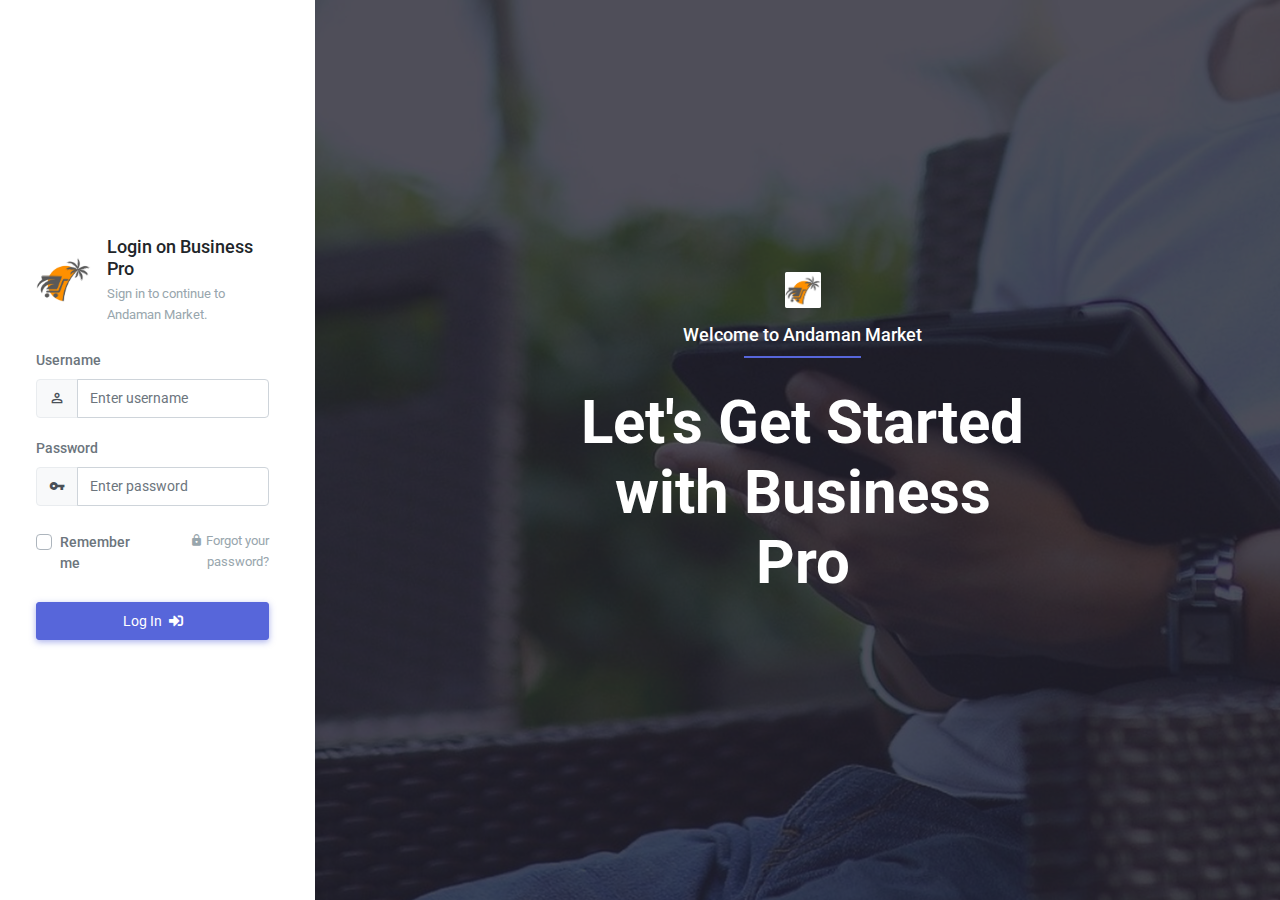
<file: login.html>
<!DOCTYPE html>
<html lang="en">
    <head>
        <meta charset="utf-8" />
        <title>Andaman Market - Business Pro Dashboard</title>
        <meta name="viewport" content="width=device-width, initial-scale=1.0">
        <meta content="Business Pro Dashboard" name="description" />
        <meta content="AR Square Developement" name="author" />

        <!-- Favicons -->
        <link rel="apple-touch-icon" sizes="57x57" href="./assets/images/favicon/apple-icon-57x57.png">
        <link rel="apple-touch-icon" sizes="60x60" href="./assets/images/favicon/apple-icon-60x60.png">
        <link rel="apple-touch-icon" sizes="72x72" href="./assets/images/favicon/apple-icon-72x72.png">
        <link rel="apple-touch-icon" sizes="76x76" href="./assets/images/favicon/apple-icon-76x76.png">
        <link rel="apple-touch-icon" sizes="114x114" href="./assets/images/favicon/apple-icon-114x114.png">
        <link rel="apple-touch-icon" sizes="120x120" href="./assets/images/favicon/apple-icon-120x120.png">
        <link rel="apple-touch-icon" sizes="144x144" href="./assets/images/favicon/apple-icon-144x144.png">
        <link rel="apple-touch-icon" sizes="152x152" href="./assets/images/favicon/apple-icon-152x152.png">
        <link rel="apple-touch-icon" sizes="180x180" href="./assets/images/favicon/apple-icon-180x180.png">
        <link rel="icon" type="image/png" sizes="192x192"  href="./assets/images/favicon/android-icon-192x192.png">
        <link rel="icon" type="image/png" sizes="32x32" href="./assets/images/favicon/favicon-32x32.png">
        <link rel="icon" type="image/png" sizes="96x96" href="./assets/images/favicon/favicon-96x96.png">
        <link rel="icon" type="image/png" sizes="16x16" href="./assets/images/favicon/favicon-16x16.png">
        <link rel="manifest" href="./assets/images/favicon/manifest.json">
        <meta name="msapplication-TileColor" content="#ffffff">
        <meta name="msapplication-TileImage" content="./assets/images/favicon/ms-icon-144x144.png">
        <meta name="theme-color" content="#ffffff">

        <!-- App css -->
        <link href="assets/css/bootstrap.min.css" rel="stylesheet" type="text/css" />
        <link href="assets/css/icons.css" rel="stylesheet" type="text/css" />
        <link href="assets/css/metismenu.min.css" rel="stylesheet" type="text/css" />
        <link href="assets/css/style.css" rel="stylesheet" type="text/css" />

    </head>

    <body class="account-body">

        <!-- Log In page -->
        <div class="row vh-100">
            <div class="col-lg-3 d-flex justify-content-center align-items-center">
                <div class="card w-100 mb-0 shadow-none">
                    <div class="card-body">
                        
                        <div class="px-3">
                            <div class="media">
                                <a href="index.html" class="logo logo-admin"><img src="assets/images/logo-sm.png" height="55" alt="logo" class="my-3"></a>
                                <div class="media-body ml-3 align-self-center">                                                                                                                       
                                    <h4 class="mt-0 mb-1">Login on Business Pro</h4>
                                    <p class="text-muted mb-0">Sign in to continue to Andaman Market.</p>
                                </div>
                            </div>                            
                            
                            <form class="form-horizontal my-4" action="index.html">
    
                                <div class="form-group">
                                    <label for="username">Username</label>
                                    <div class="input-group mb-3">
                                        <div class="input-group-prepend">
                                            <span class="input-group-text" id="basic-addon1"><i class="mdi mdi-account-outline font-16"></i></span>
                                        </div>
                                        <input type="text" class="form-control" id="username" placeholder="Enter username">
                                    </div>                                    
                                </div>
    
                                <div class="form-group">
                                    <label for="userpassword">Password</label>
                                    <div class="input-group mb-3">
                                        <div class="input-group-prepend">
                                            <span class="input-group-text" id="basic-addon2"><i class="mdi mdi-key font-16"></i></span>
                                        </div>
                                        <input type="password" class="form-control" id="userpassword" placeholder="Enter password">
                                    </div>                                
                                </div>
    
                                <div class="form-group row mt-4">
                                    <div class="col-sm-6">
                                        <div class="custom-control custom-checkbox">
                                            <input type="checkbox" class="custom-control-input" id="customControlInline">
                                            <label class="custom-control-label" for="customControlInline">Remember me</label>
                                        </div>
                                    </div>
                                    <div class="col-sm-6 text-right">
                                        <a href="recoverpw.html" class="text-muted font-13"><i class="mdi mdi-lock"></i> Forgot your password?</a>                                    
                                    </div>
                                </div>
    
                                <div class="form-group mb-0 row">
                                    <div class="col-12 mt-2">
                                        <a class="btn btn-primary btn-block waves-effect waves-light" href="index.html">Log In <i class="fas fa-sign-in-alt ml-1"></i></a>
                                    </div>
                                </div>                            
                            </form>
                        </div>
                    </div>
                </div>
            </div>
            <div class="col-lg-9 p-0 d-flex justify-content-center">
                <div class="accountbg d-flex align-items-center"> 
                    <div class="account-title text-white text-center">
                        <img src="assets/images/logo-sm.png" alt="" class="thumb-sm">
                        <h4 class="mt-3">Welcome to Andaman Market</h4>
                        <h4 class="mt-2"></h4>
                        <div class="border w-25 mx-auto border-primary"></div>
                        <h1 class="">Let's Get Started with Business Pro</h1>
                       
                    </div>
                </div>
            </div>
        </div>
        <!-- End Log In page -->


        <!-- jQuery  -->
        <script src="assets/js/jquery.min.js"></script>
        <script src="assets/js/bootstrap.bundle.min.js"></script>
        <script src="assets/js/metisMenu.min.js"></script>
        <script src="assets/js/waves.min.js"></script>
        <script src="assets/js/jquery.slimscroll.min.js"></script>

        <!-- App js -->
        <script src="assets/js/app.js"></script>

    </body>
</html>
</file>
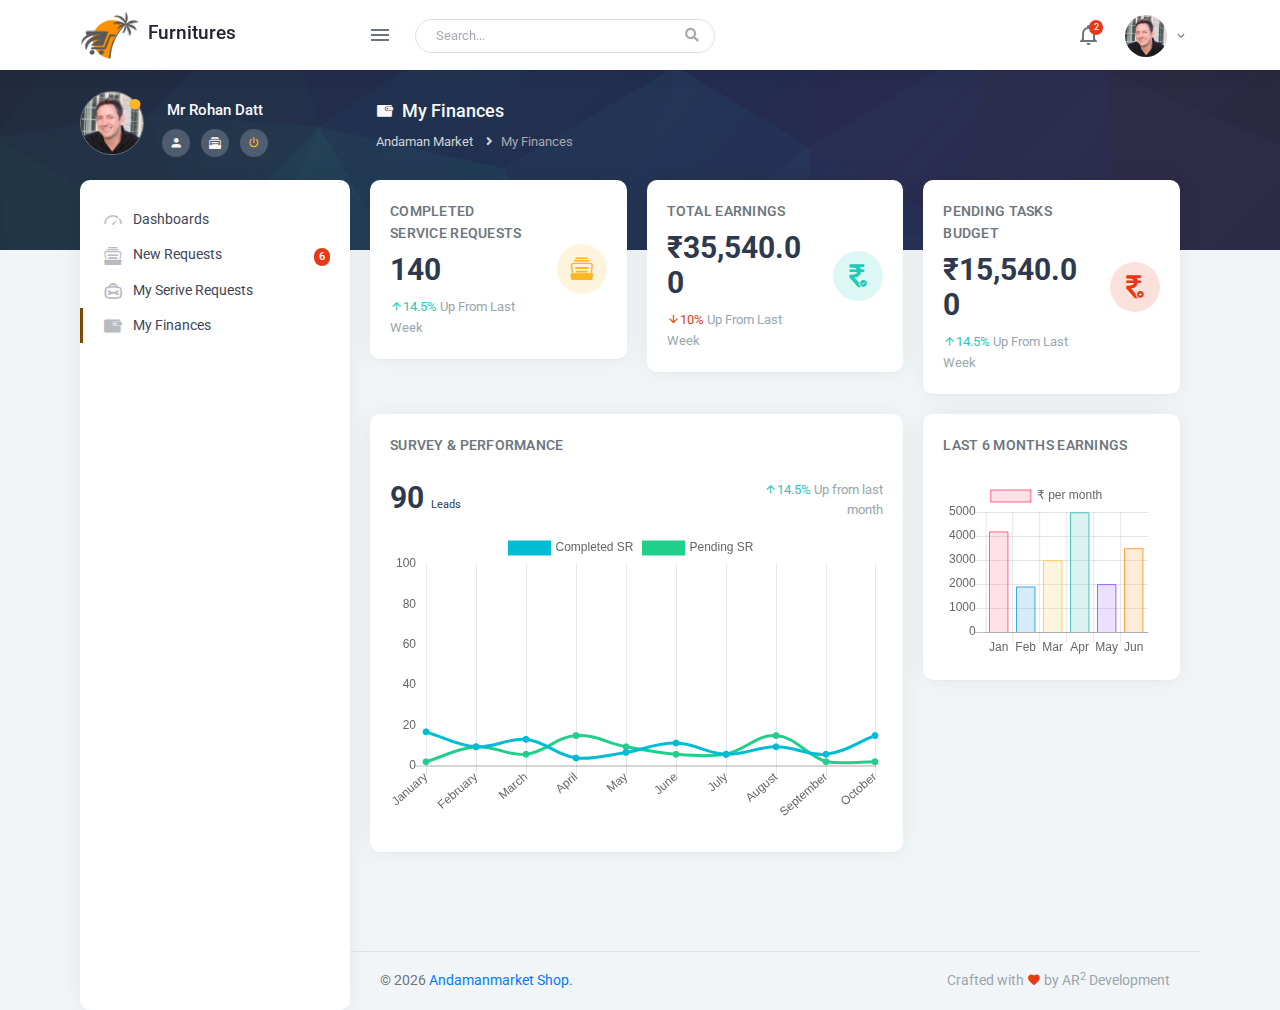
<file: myFinances.html>
<!DOCTYPE html>
<html lang="en">
    <head>
        <meta charset="utf-8" />
        <title>Andaman Market - Business Pro Dashboard</title>
        <meta name="viewport" content="width=device-width, initial-scale=1.0">
        <meta content="Business Pro Dashboard" name="description" />
        <meta content="AR Square Developement" name="author" />

        <!-- Favicons -->
        <link rel="apple-touch-icon" sizes="57x57" href="./assets/images/favicon/apple-icon-57x57.png">
        <link rel="apple-touch-icon" sizes="60x60" href="./assets/images/favicon/apple-icon-60x60.png">
        <link rel="apple-touch-icon" sizes="72x72" href="./assets/images/favicon/apple-icon-72x72.png">
        <link rel="apple-touch-icon" sizes="76x76" href="./assets/images/favicon/apple-icon-76x76.png">
        <link rel="apple-touch-icon" sizes="114x114" href="./assets/images/favicon/apple-icon-114x114.png">
        <link rel="apple-touch-icon" sizes="120x120" href="./assets/images/favicon/apple-icon-120x120.png">
        <link rel="apple-touch-icon" sizes="144x144" href="./assets/images/favicon/apple-icon-144x144.png">
        <link rel="apple-touch-icon" sizes="152x152" href="./assets/images/favicon/apple-icon-152x152.png">
        <link rel="apple-touch-icon" sizes="180x180" href="./assets/images/favicon/apple-icon-180x180.png">
        <link rel="icon" type="image/png" sizes="192x192"  href="./assets/images/favicon/android-icon-192x192.png">
        <link rel="icon" type="image/png" sizes="32x32" href="./assets/images/favicon/favicon-32x32.png">
        <link rel="icon" type="image/png" sizes="96x96" href="./assets/images/favicon/favicon-96x96.png">
        <link rel="icon" type="image/png" sizes="16x16" href="./assets/images/favicon/favicon-16x16.png">
        <link rel="manifest" href="./assets/images/favicon/manifest.json">
        <meta name="msapplication-TileColor" content="#ffffff">
        <meta name="msapplication-TileImage" content="./assets/images/favicon/ms-icon-144x144.png">
        <meta name="theme-color" content="#ffffff">

        <!-- App css -->
        <link href="assets/css/bootstrap.min.css" rel="stylesheet" type="text/css" />
        <link href="assets/css/icons.css" rel="stylesheet" type="text/css" />
        <link href="assets/css/icofont.css" rel="stylesheet" type="text/css" />
        <link href="assets/css/metismenu.min.css" rel="stylesheet" type="text/css" />
        <link href="assets/css/style.css" rel="stylesheet" type="text/css" />

    </head>

    <body>

        <!-- Top Bar Start -->
        <div class="topbar">
            <!-- Navbar -->
            <nav class="navbar-custom">

               <!-- LOGO -->
               <div class="topbar-left">
                   <a href="index.html" class="logo">
                       <span>
                           <img src="assets/images/logo-sm.png" alt="logo-small" class="logo-sm">
                       </span>
                       <span class="logo-text">
                           Furnitures
                       </span>
                   </a>
               </div>
   
               <ul class="list-unstyled topbar-nav float-right mb-0">
                   <li class="dropdown">
                       <a class="nav-link dropdown-toggle arrow-none waves-light waves-effect" data-toggle="dropdown" href="#" role="button"
                           aria-haspopup="false" aria-expanded="false">
                           <i class="mdi mdi-bell-outline nav-icon"></i>
                           <span class="badge badge-danger badge-pill noti-icon-badge">2</span>
                       </a>
                       <div class="dropdown-menu dropdown-menu-right dropdown-lg">
                           <!-- item-->
                           <h6 class="dropdown-item-text">
                               Notifications (14)
                           </h6>
                           <div class="slimscroll notification-list">
                               <!-- item-->
                               <a href="javascript:void(0);" class="dropdown-item notify-item active">
                                   <div class="notify-icon bg-success"><i class="mdi mdi-cart-outline"></i></div>
                                   <p class="notify-details">Your order is placed<small class="text-muted">Dummy text of the printing and typesetting industry.</small></p>
                               </a>
                               <!-- item-->
                               <a href="javascript:void(0);" class="dropdown-item notify-item">
                                   <div class="notify-icon bg-warning"><i class="mdi mdi-message"></i></div>
                                   <p class="notify-details">New Message received<small class="text-muted">You have 87 unread messages</small></p>
                               </a>
                               <!-- item-->
                               <a href="javascript:void(0);" class="dropdown-item notify-item">
                                   <div class="notify-icon bg-info"><i class="mdi mdi-martini"></i></div>
                                   <p class="notify-details">Your item is shipped<small class="text-muted">It is a long established fact that a reader will</small></p>
                               </a>
                               <!-- item-->
                               <a href="javascript:void(0);" class="dropdown-item notify-item">
                                   <div class="notify-icon bg-primary"><i class="mdi mdi-cart-outline"></i></div>
                                   <p class="notify-details">Your order is placed<small class="text-muted">Dummy text of the printing and typesetting industry.</small></p>
                               </a>
                               <!-- item-->
                               <a href="javascript:void(0);" class="dropdown-item notify-item">
                                   <div class="notify-icon bg-danger"><i class="mdi mdi-message"></i></div>
                                   <p class="notify-details">New Message received<small class="text-muted">You have 8 unread messages</small></p>
                               </a>
                           </div>
                           <!-- All-->
                           <a href="javascript:void(0);" class="dropdown-item text-center text-primary">
                               View all <i class="fi-arrow-right"></i>
                           </a>
                       </div>
                   </li>

                   <li class="dropdown">
                       <a class="nav-link dropdown-toggle waves-effect waves-light nav-user" data-toggle="dropdown" href="#" role="button"
                           aria-haspopup="false" aria-expanded="false">
                           <img src="assets/images/users/user-1.jpg" alt="profile-user" class="rounded-circle" /> 
                           <span class="ml-1 nav-user-name hidden-sm"> <i class="mdi mdi-chevron-down"></i> </span>
                       </a>
                       <div class="dropdown-menu dropdown-menu-right">
                           <a class="dropdown-item" href="profile.html"><i class="dripicons-user text-muted mr-2"></i> Profile</a>
                           <div class="dropdown-divider"></div>
                           <a class="dropdown-item" href="login.html"><i class="dripicons-exit text-muted mr-2"></i> Logout</a>
                       </div>
                   </li>
               </ul>
   
               <ul class="list-unstyled topbar-nav mb-0">
                   <li>
                       <button class="button-menu-mobile nav-link waves-effect waves-light">
                           <i class="mdi mdi-menu nav-icon"></i>
                       </button>
                   </li>

                   <li class="hide-phone app-search">
                       <form role="search" class="">
                           <input type="text" placeholder="Search..." class="form-control">
                           <a href=""><i class="fas fa-search"></i></a>
                       </form>
                   </li>
               </ul>
           </nav>
           <!-- end navbar-->
       </div>
        <!-- Top Bar End -->

        <div class="page-wrapper-img">
            <div class="page-wrapper-img-inner">
                <div class="sidebar-user media">                    
                    <img src="assets/images/users/user-1.jpg" alt="user" class="rounded-circle img-thumbnail mb-1">
                    <span class="online-icon"><i class="mdi mdi-record text-warning"></i></span>
                    <div class="media-body">
                        <h5 class="text-light">Mr Rohan Datt </h5>
                        <ul class="list-unstyled list-inline mb-0 mt-2">
                            <li class="list-inline-item">
                                <a href="profile.html" class=""><i class="mdi mdi-account text-light"></i></a>
                            </li>
                            <li class="list-inline-item">
                                <a href="mySeriveRequests.html" class=""><i class="icofont-files-stack text-light"></i></a>
                            </li>
                            <li class="list-inline-item">
                                <a href="login.html" class=""><i class="mdi mdi-power text-warning"></i></a>
                            </li>
                        </ul>
                    </div>                    
                </div>
                <!-- Page-Title -->
                <div class="row">
                    <div class="col-sm-12">
                        <div class="page-title-box">
                            <div class="float-right align-item-center mt-2">
                                <!-- <button class="btn btn-info px-4 align-self-center report-btn">Creat Report</button> -->
                            </div>
                            <h4 class="page-title mb-2"><i class="icofont-wallet mr-2"></i>My Finances</h4>  
                            <div class="">
                                <ol class="breadcrumb">
                                    <li class="breadcrumb-item"><a href="javascript:void(0);">Andaman Market</a></li>
                                    <li class="breadcrumb-item active">My Finances</li>
                                </ol>
                            </div>                                      
                        </div>
                    </div>
                </div>
                <!-- end page title end breadcrumb -->
            </div>
        </div>
        
        <div class="page-wrapper">
            <div class="page-wrapper-inner">
                <!-- Left Sidenav -->
                <div class="left-sidenav">
                    <ul class="metismenu left-sidenav-menu" id="side-nav">
                        <li>
                            <a href="index.html"><i class="icofont-dashboard"></i><span>Dashboards</span></a>
                        </li>

                        <li>
                            <a href="newRequests.html"><i class="icofont-files-stack"></i><span>New Requests</span><span class="badge badge-danger badge-pill float-right">6</span></a>
                        </li>

                        <li>
                            <a href="mySeriveRequests.html"><i class="icofont-tools-bag"></i><span>My Serive Requests</span></a>
                        </li>

                        <li>
                            <a href="myFinances.html"><i class="icofont-wallet"></i><span>My Finances</span></a>
                        </li>
                    </ul>
                </div>
                <!-- end left-sidenav-->

                <!-- Page Content-->
                <div class="page-content">
                    <div class="container-fluid"> 
                        <div class="row">
                            <div class="col-lg-4">
                                <div class="card">
                                    <div class="card-body mb-0">
                                        <div class="row">                                            
                                            <div class="col-8 align-self-center">
                                                <div class="">
                                                    <h4 class="mt-0 header-title">Completed Service Requests</h4>
                                                    <h2 class="mt-0 font-weight-bold text-dark">140</h2> 
                                                    <p class="mb-0 text-muted"><span class="text-success"><i class="mdi mdi-arrow-up"></i>14.5%</span> Up From Last Week</p>
                                                </div>
                                            </div><!--end col-->
                                            <div class="col-4 align-self-center">
                                                <div class="icon-info text-right">
                                                    <i class="icofont-files-stack bg-soft-warning"></i>
                                                </div>
                                            </div><!--end col-->
                                        </div><!--end row-->
                                    </div><!--end card-body-->
                                </div><!--end card-->
                            </div><!--end col-->
                            <div class="col-lg-4">
                                <div class="card">
                                    <div class="card-body mb-0">
                                        <div class="row">                                            
                                            <div class="col-8 align-self-center">
                                                <div class="">
                                                    <h4 class="mt-0 header-title">Total Earnings</h4>
                                                    <h2 class="mt-0 font-weight-bold text-dark">₹35,540.00</h2> 
                                                    <p class="mb-0 text-muted"><span class="text-danger"><i class="mdi mdi-arrow-down"></i>10%</span> Up From Last Week</p>
                                                </div>
                                            </div><!--end col-->
                                            <div class="col-4 align-self-center">
                                                <div class="icon-info text-right">
                                                    <i class="icofont-rupee-true bg-soft-success"></i>
                                                </div>
                                            </div><!--end col-->
                                        </div><!--end row-->
                                    </div><!--end card-body-->
                                </div><!--end card-->
                            </div><!--end col-->
                            <div class="col-lg-4">
                                <div class="card">
                                    <div class="card-body mb-0">
                                        <div class="row">                                            
                                            <div class="col-8 align-self-center">
                                                <div class="">
                                                    <h4 class="mt-0 header-title">Pending Tasks Budget</h4>
                                                    <h2 class="mt-0 font-weight-bold text-dark">₹15,540.00</h2> 
                                                    <p class="mb-0 text-muted"><span class="text-success"><i class="mdi mdi-arrow-up"></i>14.5%</span> Up From Last Week</p>
                                                </div>
                                            </div><!--end col-->
                                            <div class="col-4 align-self-center">
                                                <div class="icon-info text-right">
                                                    <i class="icofont-rupee-plus bg-soft-danger"></i>
                                                </div>
                                            </div><!--end col-->
                                        </div><!--end row-->
                                    </div><!--end card-body-->                                                                 
                                </div><!--end card-->
                            </div><!--end col-->
                        </div><!--end row-->
                        
                        <div class="row">
                            <div class="col-lg-8">
                                <div class="card">
                                    <div class="card-body">
                                        <h4 class="header-title mt-0 mb-4">Survey &amp; performance</h4>
                                        <div class="row">
                                            <div class="col-8 align-self-center">
                                                <div class="">
                                                    <h2 class="mt-0 font-weight-bold text-dark">90 <small>Leads</small></h2> 
                                                </div>
                                            </div><!--end col-->
                                            <div class="col-4 text-right">
                                                <p class="mb-0 text-muted"><span class="text-success"><i class="mdi mdi-arrow-up"></i>14.5%</span> Up from last month</p>
                                            </div><!--end col-->
                                        </div><!--end row-->
                                        <canvas id="lineChart" height="300"></canvas>
                                    </div><!--end card-body-->
                                </div><!--end card-->
                            </div><!--end col-->
                            <div class="col-lg-4">
                                <div class="card">
                                    <div class="card-body">
                                        <h4 class="header-title mt-0 mb-4">Last 6 months Earnings</h4>
                                        <canvas id="perMonth" height="250"></canvas>
                                    </div><!--end card-body-->
                                </div><!--end card-->
                            </div><!--end col-->
                        </div><!--end row-->
                    </div><!-- container -->

                    <footer class="footer text-center text-sm-left">
                        &copy; <script>document.write(new Date().getFullYear());</script> <a href="http://andamanmarket.shop/" target="_blank">Andamanmarket Shop.</a> 
                        <span class="text-muted d-none d-sm-inline-block float-right">Crafted with <i class="mdi mdi-heart text-danger"></i> by AR<sup>2</sup> Development</span>
                    </footer>
                </div>
                <!-- end page content -->
            </div>
        </div>
        <!-- end page-wrapper -->

        <!-- jQuery  -->
        <script src="assets/js/jquery.min.js"></script>
        <script src="assets/js/bootstrap.bundle.min.js"></script>
        <script src="assets/js/metisMenu.min.js"></script>
        <script src="assets/js/waves.min.js"></script>
        <script src="assets/js/jquery.slimscroll.min.js"></script>

        <!-- Chart JS -->
        <script src="assets/plugins/chartjs/chart.min.js"></script>
        <script src="assets/pages/jquery.chartjs.init.js"></script>

        <script>
            var ctx = document.getElementById('perMonth').getContext('2d');
            var perMonth = new Chart(ctx, {
                type: 'bar',
                data: {
                    labels: ['Jan', 'Feb', 'Mar', 'Apr', 'May', 'Jun'],
                    datasets: [{
                        label: '₹ per month',
                        data: [4200, 1900, 3000, 5000, 2000, 3500],
                        backgroundColor: [
                            'rgba(255, 99, 132, 0.2)',
                            'rgba(54, 162, 235, 0.2)',
                            'rgba(255, 206, 86, 0.2)',
                            'rgba(75, 192, 192, 0.2)',
                            'rgba(153, 102, 255, 0.2)',
                            'rgba(255, 159, 64, 0.2)'
                        ],
                        borderColor: [
                            'rgba(255, 99, 132, 1)',
                            'rgba(54, 162, 235, 1)',
                            'rgba(255, 206, 86, 1)',
                            'rgba(75, 192, 192, 1)',
                            'rgba(153, 102, 255, 1)',
                            'rgba(255, 159, 64, 1)'
                        ],
                        borderWidth: 1
                    }]
                },
                options: {
                    scales: {
                        yAxes: [{
                            ticks: {
                                beginAtZero: true
                            }
                        }]
                    }
                }
            });
        </script>

        <!-- App js -->
        <script src="assets/js/app.js"></script>

    </body>
</html>
</file>
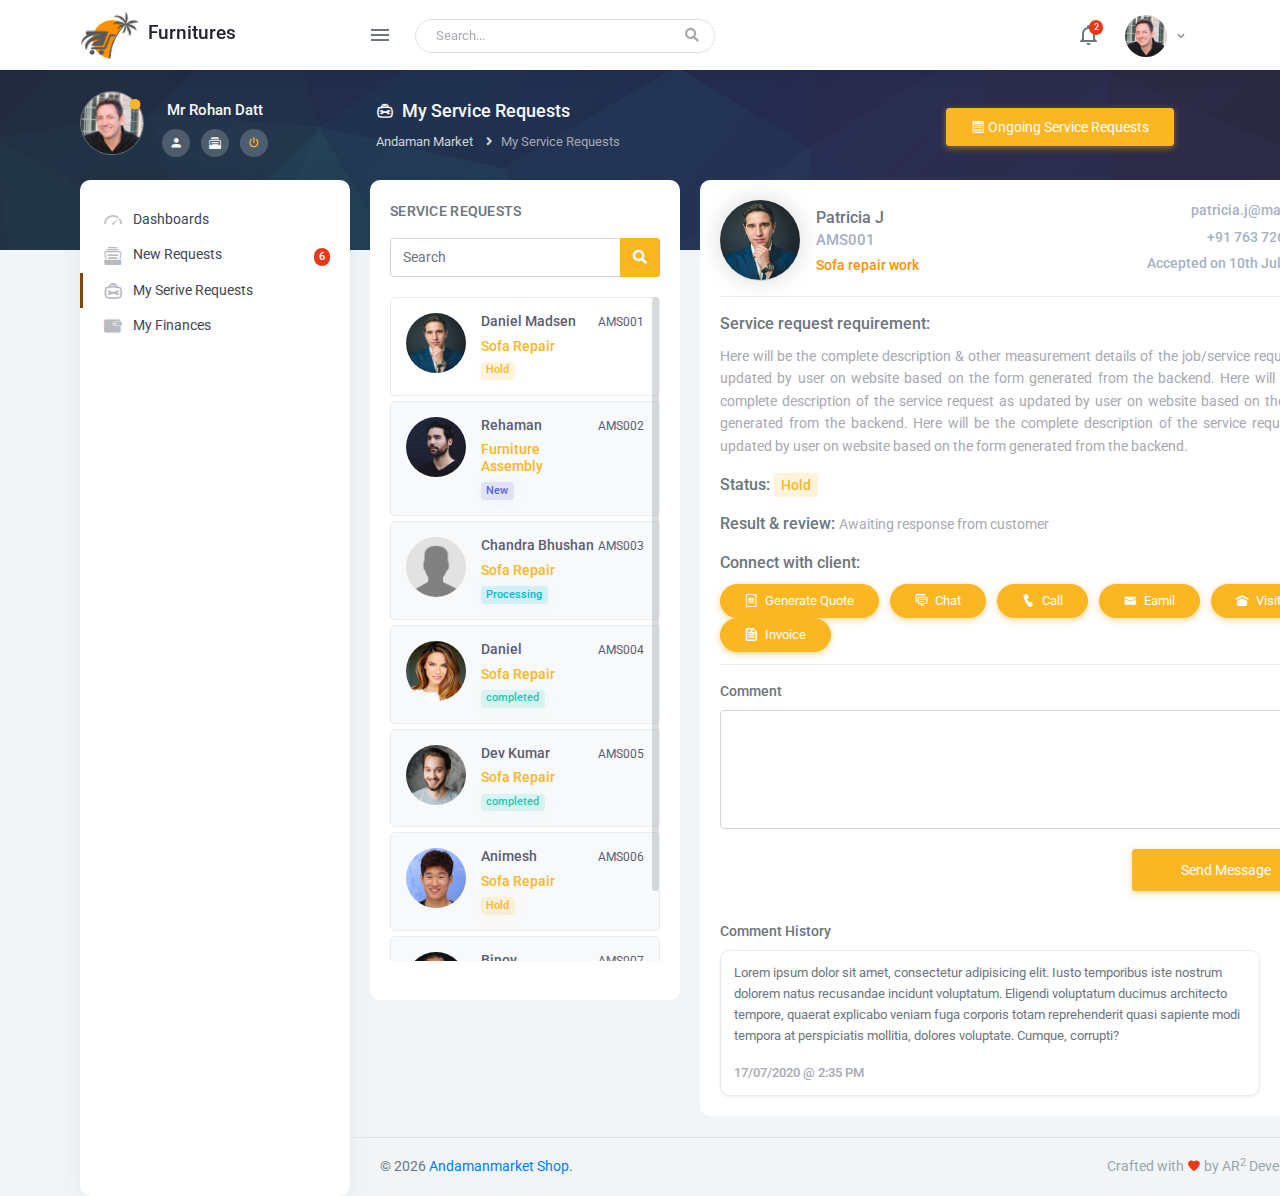
<file: mySeriveRequests.html>
<!DOCTYPE html>
<html lang="en">
    <head>
        <meta charset="utf-8" />
        <title>Andaman Market - Business Pro Dashboard</title>
        <meta name="viewport" content="width=device-width, initial-scale=1.0">
        <meta content="Business Pro Dashboard" name="description" />
        <meta content="AR Square Developement" name="author" />

        <!-- Favicons -->
        <link rel="apple-touch-icon" sizes="57x57" href="./assets/images/favicon/apple-icon-57x57.png">
        <link rel="apple-touch-icon" sizes="60x60" href="./assets/images/favicon/apple-icon-60x60.png">
        <link rel="apple-touch-icon" sizes="72x72" href="./assets/images/favicon/apple-icon-72x72.png">
        <link rel="apple-touch-icon" sizes="76x76" href="./assets/images/favicon/apple-icon-76x76.png">
        <link rel="apple-touch-icon" sizes="114x114" href="./assets/images/favicon/apple-icon-114x114.png">
        <link rel="apple-touch-icon" sizes="120x120" href="./assets/images/favicon/apple-icon-120x120.png">
        <link rel="apple-touch-icon" sizes="144x144" href="./assets/images/favicon/apple-icon-144x144.png">
        <link rel="apple-touch-icon" sizes="152x152" href="./assets/images/favicon/apple-icon-152x152.png">
        <link rel="apple-touch-icon" sizes="180x180" href="./assets/images/favicon/apple-icon-180x180.png">
        <link rel="icon" type="image/png" sizes="192x192"  href="./assets/images/favicon/android-icon-192x192.png">
        <link rel="icon" type="image/png" sizes="32x32" href="./assets/images/favicon/favicon-32x32.png">
        <link rel="icon" type="image/png" sizes="96x96" href="./assets/images/favicon/favicon-96x96.png">
        <link rel="icon" type="image/png" sizes="16x16" href="./assets/images/favicon/favicon-16x16.png">
        <link rel="manifest" href="./assets/images/favicon/manifest.json">
        <meta name="msapplication-TileColor" content="#ffffff">
        <meta name="msapplication-TileImage" content="./assets/images/favicon/ms-icon-144x144.png">
        <meta name="theme-color" content="#ffffff">

        <!-- App css -->
        <link href="assets/css/bootstrap.min.css" rel="stylesheet" type="text/css" />
        <link href="assets/css/icons.css" rel="stylesheet" type="text/css" />
        <link href="assets/css/icofont.css" rel="stylesheet" type="text/css" />
        <link href="assets/css/metismenu.min.css" rel="stylesheet" type="text/css" />
        <link href="assets/css/style.css" rel="stylesheet" type="text/css" />

    </head>

    <body>

        <!-- Top Bar Start -->
        <div class="topbar">
            <!-- Navbar -->
            <nav class="navbar-custom">

               <!-- LOGO -->
               <div class="topbar-left">
                   <a href="index.html" class="logo">
                       <span>
                           <img src="assets/images/logo-sm.png" alt="logo-small" class="logo-sm">
                       </span>
                       <span class="logo-text">
                           Furnitures
                       </span>
                   </a>
               </div>
   
               <ul class="list-unstyled topbar-nav float-right mb-0">
                   <li class="dropdown">
                       <a class="nav-link dropdown-toggle arrow-none waves-light waves-effect" data-toggle="dropdown" href="#" role="button"
                           aria-haspopup="false" aria-expanded="false">
                           <i class="mdi mdi-bell-outline nav-icon"></i>
                           <span class="badge badge-danger badge-pill noti-icon-badge">2</span>
                       </a>
                       <div class="dropdown-menu dropdown-menu-right dropdown-lg">
                           <!-- item-->
                           <h6 class="dropdown-item-text">
                               Notifications (14)
                           </h6>
                           <div class="slimscroll notification-list">
                               <!-- item-->
                               <a href="javascript:void(0);" class="dropdown-item notify-item active">
                                   <div class="notify-icon bg-success"><i class="mdi mdi-cart-outline"></i></div>
                                   <p class="notify-details">Your order is placed<small class="text-muted">Dummy text of the printing and typesetting industry.</small></p>
                               </a>
                               <!-- item-->
                               <a href="javascript:void(0);" class="dropdown-item notify-item">
                                   <div class="notify-icon bg-warning"><i class="mdi mdi-message"></i></div>
                                   <p class="notify-details">New Message received<small class="text-muted">You have 87 unread messages</small></p>
                               </a>
                               <!-- item-->
                               <a href="javascript:void(0);" class="dropdown-item notify-item">
                                   <div class="notify-icon bg-info"><i class="mdi mdi-martini"></i></div>
                                   <p class="notify-details">Your item is shipped<small class="text-muted">It is a long established fact that a reader will</small></p>
                               </a>
                               <!-- item-->
                               <a href="javascript:void(0);" class="dropdown-item notify-item">
                                   <div class="notify-icon bg-primary"><i class="mdi mdi-cart-outline"></i></div>
                                   <p class="notify-details">Your order is placed<small class="text-muted">Dummy text of the printing and typesetting industry.</small></p>
                               </a>
                               <!-- item-->
                               <a href="javascript:void(0);" class="dropdown-item notify-item">
                                   <div class="notify-icon bg-danger"><i class="mdi mdi-message"></i></div>
                                   <p class="notify-details">New Message received<small class="text-muted">You have 8 unread messages</small></p>
                               </a>
                           </div>
                           <!-- All-->
                           <a href="javascript:void(0);" class="dropdown-item text-center text-primary">
                               View all <i class="fi-arrow-right"></i>
                           </a>
                       </div>
                   </li>

                   <li class="dropdown">
                       <a class="nav-link dropdown-toggle waves-effect waves-light nav-user" data-toggle="dropdown" href="#" role="button"
                           aria-haspopup="false" aria-expanded="false">
                           <img src="assets/images/users/user-1.jpg" alt="profile-user" class="rounded-circle" /> 
                           <span class="ml-1 nav-user-name hidden-sm"> <i class="mdi mdi-chevron-down"></i> </span>
                       </a>
                       <div class="dropdown-menu dropdown-menu-right">
                           <a class="dropdown-item" href="profile.html"><i class="dripicons-user text-muted mr-2"></i> Profile</a>
                           <div class="dropdown-divider"></div>
                           <a class="dropdown-item" href="login.html"><i class="dripicons-exit text-muted mr-2"></i> Logout</a>
                       </div>
                   </li>
               </ul>
   
               <ul class="list-unstyled topbar-nav mb-0">
                   <li>
                       <button class="button-menu-mobile nav-link waves-effect waves-light">
                           <i class="mdi mdi-menu nav-icon"></i>
                       </button>
                   </li>

                   <li class="hide-phone app-search">
                       <form role="search" class="">
                           <input type="text" placeholder="Search..." class="form-control">
                           <a href=""><i class="fas fa-search"></i></a>
                       </form>
                   </li>
               </ul>
           </nav>
           <!-- end navbar-->
       </div>
        <!-- Top Bar End -->

        <div class="page-wrapper-img">
            <div class="page-wrapper-img-inner">
                <div class="sidebar-user media">                    
                    <img src="assets/images/users/user-1.jpg" alt="user" class="rounded-circle img-thumbnail mb-1">
                    <span class="online-icon"><i class="mdi mdi-record text-warning"></i></span>
                    <div class="media-body">
                        <h5 class="text-light">Mr Rohan Datt </h5>
                        <ul class="list-unstyled list-inline mb-0 mt-2">
                            <li class="list-inline-item">
                                <a href="profile.html" class=""><i class="mdi mdi-account text-light"></i></a>
                            </li>
                            <li class="list-inline-item">
                                <a href="mySeriveRequests.html" class=""><i class="icofont-files-stack text-light"></i></a>
                            </li>
                            <li class="list-inline-item">
                                <a href="login.html" class=""><i class="mdi mdi-power text-warning"></i></a>
                            </li>
                        </ul>
                    </div>                    
                </div>
                <!-- Page-Title -->
                <div class="row">
                    <div class="col-sm-12">
                        <div class="page-title-box">
                            <div class="float-right align-item-center mt-2">
                                <a href="ongoingServices.html" class="btn btn-warning px-4 align-self-center d-print-none"><i class="icofont-list"></i> Ongoing Service Requests</a>
                            </div>
                            <h4 class="page-title mb-2"><i class="icofont-tools-bag mr-2"></i>My Service Requests</h4>  
                            <div class="">
                                <ol class="breadcrumb">
                                    <li class="breadcrumb-item"><a href="javascript:void(0);">Andaman Market</a></li>
                                    <li class="breadcrumb-item active">My Service Requests</li>
                                </ol>
                            </div>                                      
                        </div>
                    </div>
                </div>
                <!-- end page title end breadcrumb -->
            </div>
        </div>
        
        <div class="page-wrapper">
            <div class="page-wrapper-inner">
                <!-- Left Sidenav -->
                <div class="left-sidenav">
                    <ul class="metismenu left-sidenav-menu" id="side-nav">
                        <li>
                            <a href="index.html"><i class="icofont-dashboard"></i><span>Dashboards</span></a>
                        </li>

                        <li>
                            <a href="newRequests.html"><i class="icofont-files-stack"></i><span>New Requests</span><span class="badge badge-danger badge-pill float-right">6</span></a>
                        </li>

                        <li>
                            <a href="mySeriveRequests.html"><i class="icofont-tools-bag"></i><span>My Serive Requests</span></a>
                        </li>

                        <li>
                            <a href="myFinances.html"><i class="icofont-wallet"></i><span>My Finances</span></a>
                        </li>
                    </ul>
                </div>
                <!-- end left-sidenav-->

                <!-- Page Content-->
                <div class="page-content">
                    <div class="container-fluid">
                        <div class="row">
                            <div class="col-12">
                                <div class="chat-box-left">
                                    <h4 class="header-title mb-3">Service Requests</h4>
                                    <div class="chat-search">
                                        <div class="form-group"> 
                                            <div class="input-group">                                                
                                                <input type="text" id="chat-search" name="chat-search" class="form-control" placeholder="Search">
                                                <span class="input-group-append">
                                                    <button type="button" class="btn btn-warning shadow-none"><i class="fas fa-search"></i></button>
                                                </span>
                                            </div>                                                    
                                        </div>
                                    </div><!--end chat-search-->

                                    <div class="chat-list slimscroll">
                                        <a href="" class="media">
                                            <div class="media-left">
                                                <img src="assets/images/users/user-5.jpg" alt="user" class="rounded-circle thumb-lg">
                                            </div><!-- media-left -->
                                            <div class="media-body">
                                                <div class="d-inline-block">
                                                    <h6 class="mt-0 mb-1">Daniel Madsen</h6>
                                                    <h6 class="text-warning mt-2 mb-1">Sofa Repair</h6>
                                                    <div class="badge badge-soft-warning">Hold</div>
                                                </div>
                                                <div>
                                                    <span>AMS001</span>
                                                </div>
                                            </div><!-- end media-body -->
                                        </a> <!--end media-->
                                        <a href="" class="media">
                                            <div class="media-left">
                                                <img src="assets/images/users/user-3.jpg" alt="user" class="rounded-circle thumb-lg">
                                            </div><!-- media-left -->
                                            <div class="media-body">
                                                <div class="d-inline-block">
                                                    <h6 class="mt-0 mb-1">Rehaman</h6>
                                                    <h6 class="text-warning mt-2 mb-1">Furniture Assembly</h6>
                                                    <div class="badge badge-soft-primary">New</div>
                                                </div>
                                                <div>
                                                    <span>AMS002</span>
                                                </div>
                                            </div><!-- end media-body -->
                                        </a> <!--end media-->
                                        <a href="" class="media">
                                            <div class="media-left">
                                                <img src="assets/images/users/user-img.jpg" alt="user" class="rounded-circle thumb-lg">
                                            </div><!-- media-left -->
                                            <div class="media-body">
                                                <div class="d-inline-block">
                                                    <h6 class="mt-0 mb-1">Chandra Bhushan</h6>
                                                    <h6 class="text-warning mt-2 mb-1">Sofa Repair</h6>
                                                    <div class="badge badge-soft-info">Processing</div>
                                                </div>
                                                <div>
                                                    <span>AMS003</span>
                                                </div>
                                            </div><!-- end media-body -->
                                        </a> <!--end media-->
                                        <a href="" class="media">
                                            <div class="media-left">
                                                <img src="assets/images/users/user-2.jpg" alt="user" class="rounded-circle thumb-lg">
                                            </div><!-- media-left -->
                                            <div class="media-body">
                                                <div class="d-inline-block">
                                                    <h6 class="mt-0 mb-1">Daniel</h6>
                                                    <h6 class="text-warning mt-2 mb-1">Sofa Repair</h6>
                                                    <div class="badge badge-soft-success">completed</div>
                                                </div>
                                                <div>
                                                    <span>AMS004</span>
                                                </div>
                                            </div><!-- end media-body -->
                                        </a> <!--end media-->
                                        <a href="" class="media">
                                            <div class="media-left">
                                                <img src="assets/images/users/user-6.jpg" alt="user" class="rounded-circle thumb-lg">
                                            </div><!-- media-left -->
                                            <div class="media-body">
                                                <div class="d-inline-block">
                                                    <h6 class="mt-0 mb-1">Dev Kumar</h6>
                                                    <h6 class="text-warning mt-2 mb-1">Sofa Repair</h6>
                                                    <div class="badge badge-soft-success">completed</div>
                                                </div>
                                                <div>
                                                    <span>AMS005</span>
                                                </div>
                                            </div><!-- end media-body -->
                                        </a> <!--end media-->
                                        <a href="" class="media">
                                            <div class="media-left">
                                                <img src="assets/images/users/user-7.jpg" alt="user" class="rounded-circle thumb-lg">
                                            </div><!-- media-left -->
                                            <div class="media-body">
                                                <div class="d-inline-block">
                                                    <h6 class="mt-0 mb-1">Animesh</h6>
                                                    <h6 class="text-warning mt-2 mb-1">Sofa Repair</h6>
                                                    <div class="badge badge-soft-warning">Hold</div>
                                                </div>
                                                <div>
                                                    <span>AMS006</span>
                                                </div>
                                            </div><!-- end media-body -->
                                        </a> <!--end media-->
                                        <a href="" class="media">
                                            <div class="media-left">
                                                <img src="assets/images/users/user-8.jpg" alt="user" class="rounded-circle thumb-lg">
                                            </div><!-- media-left -->
                                            <div class="media-body">
                                                <div class="d-inline-block">
                                                    <h6 class="mt-0 mb-1">Binoy</h6>
                                                    <h6 class="text-warning mt-2 mb-1">Sofa Repair</h6>
                                                    <div class="badge badge-soft-success">completed</div>
                                                </div>
                                                <div>
                                                    <span>AMS007</span>
                                                </div>
                                            </div><!-- end media-body -->
                                        </a> <!--end media-->
                                    </div>
                                </div><!--end chat-box-left -->

                                <div class="service-detail">
                                    <div class="service-detail__dec">
                                        <div class="service-detail__dec--info">
                                            <div>
                                                <img src="assets/images/users/user-5.jpg" alt="img1">
                                            </div>
                                            <div class="name">
                                                <h5>Patricia J</h5>
                                                <h5>AMS001</h5>
                                                <h6>Sofa repair work</h6>
                                            </div>
                                        </div>
                                        <div class="service-detail__dec--contact">
                                            <span>patricia.j@mail.com</span>
                                            <span>+91 763 726 2382</span>
                                            <span>Accepted on 10th Jul. 2020</span>
                                        </div>
                                    </div>
                                    <div class="service-detail__content">
                                        <h4>Service request requirement:</h4>
                                        <p>Here will be the complete description &amp; other measurement details of the
                                            job/service request as updated by user on website based on the form
                                            generated from the backend. Here will be the complete description of the
                                            service request as updated by user on website based on the form generated
                                            from the backend. Here will be the complete description of the service
                                            request as updated by user on website based on the form generated from the
                                            backend.
                                        </p>

                                        <h4 class="my-3">Status: <span class="badge badge-soft-warning font-14">Hold</span></h4>
                                        <h4 class="my-3">Result &amp; review: <small>Awaiting response from customer</small></h4>

                                        <h4 class="mt-3">Connect with client:</h4>
                                        <div class="service-detail__content--action">
                                            <a href="generateQuote.html" class="btn btn-warning btn-round waves-effect waves-light"><i class="icofont-file-document"></i> Generate Quote</a>
                                            <a href="chat.html" class="btn btn-warning btn-round waves-effect waves-light"><i class="mdi mdi-comment-text-multiple-outline"></i> Chat</a>
                                            <a href="tel:+918892678712" class="btn btn-warning btn-round waves-effect waves-light"><i class="icofont-ui-call"></i> Call</a>
                                            <a href="mailto:example@gmail.com" class="btn btn-warning btn-round waves-effect waves-light"><i class="icofont-envelope"></i> Eamil</a>
                                            <a href="javascript:void(0);" class="btn btn-warning btn-round waves-effect waves-light"><i class="icofont-ui-home"></i> Visit</a>
                                            <a href="generateInvoice.html" class="btn btn-warning btn-round waves-effect waves-light"><i class="icofont-ui-file"></i> Invoice</a>
                                        </div>
                                    </div>

                                    <form class="mt-3">
                                        <div class="row">
                                            <div class="col-md-12">                            
                                                <div class="form-group">
                                                    <label for="message">Comment</label>
                                                    <textarea class="form-control" rows="5" id="message"></textarea>
                                                </div>
                                            </div>
                                        </div>
                                        <div class="row">
                                            <div class="col-sm-12 text-right">
                                                <button type="submit" class="btn btn-warning px-5 py-2">Send Message</button>
                                            </div>
                                        </div>
                                    </form>

                                    <div class="service-detail__comment">
                                        <h5>Comment History</h5>
                                        <div class="service-detail__comment--block">
                                            <p class="comment-text">Lorem ipsum dolor sit amet, consectetur adipisicing elit. Iusto temporibus iste nostrum dolorem natus recusandae incidunt voluptatum. Eligendi voluptatum ducimus architecto tempore, quaerat explicabo veniam fuga corporis totam reprehenderit quasi
                                            sapiente modi tempora at perspiciatis mollitia, dolores voluptate. Cumque, corrupti?</p>
                                            <div class="bottom-comment">
                                                <div class="comment-date">17/07/2020 @ 2:35 PM</div>
                                            </div>
                                        </div>
                                    </div>

                                </div><!--end chat-box-right --> 
                            </div> <!-- end col -->                           
                        </div><!-- end row -->
                    </div>

                    <footer class="footer text-center text-sm-left">
                        &copy; <script>document.write(new Date().getFullYear());</script> <a href="http://andamanmarket.shop/" target="_blank">Andamanmarket Shop.</a> 
                        <span class="text-muted d-none d-sm-inline-block float-right">Crafted with <i class="mdi mdi-heart text-danger"></i> by AR<sup>2</sup> Development</span>
                    </footer>
                </div>
                <!-- end page content -->
            </div>
        </div>
        <!-- end page-wrapper -->

        <!-- jQuery  -->
        <script src="assets/js/jquery.min.js"></script>
        <script src="assets/js/bootstrap.bundle.min.js"></script>
        <script src="assets/js/metisMenu.min.js"></script>
        <script src="assets/js/waves.min.js"></script>
        <script src="assets/js/jquery.slimscroll.min.js"></script>

        <!-- App js -->
        <script src="assets/js/app.js"></script>

        <!-- Script to add table row -->
        <script> 
            $(document).ready(function () { 
                $(".quoteAddRow").click(function () { 
                    markup = "<tr><td><input type='text' /></td><td><input type='text' /></td><td><input type='text' /></td><td><input type='text' /></td></tr>"; 
                    tableBody = $("#quoteAddRow"); 
                    tableBody.append(markup); 
                    lineNo++; 
                }); 
            });  
        </script> 

    </body>
</html>
</file>
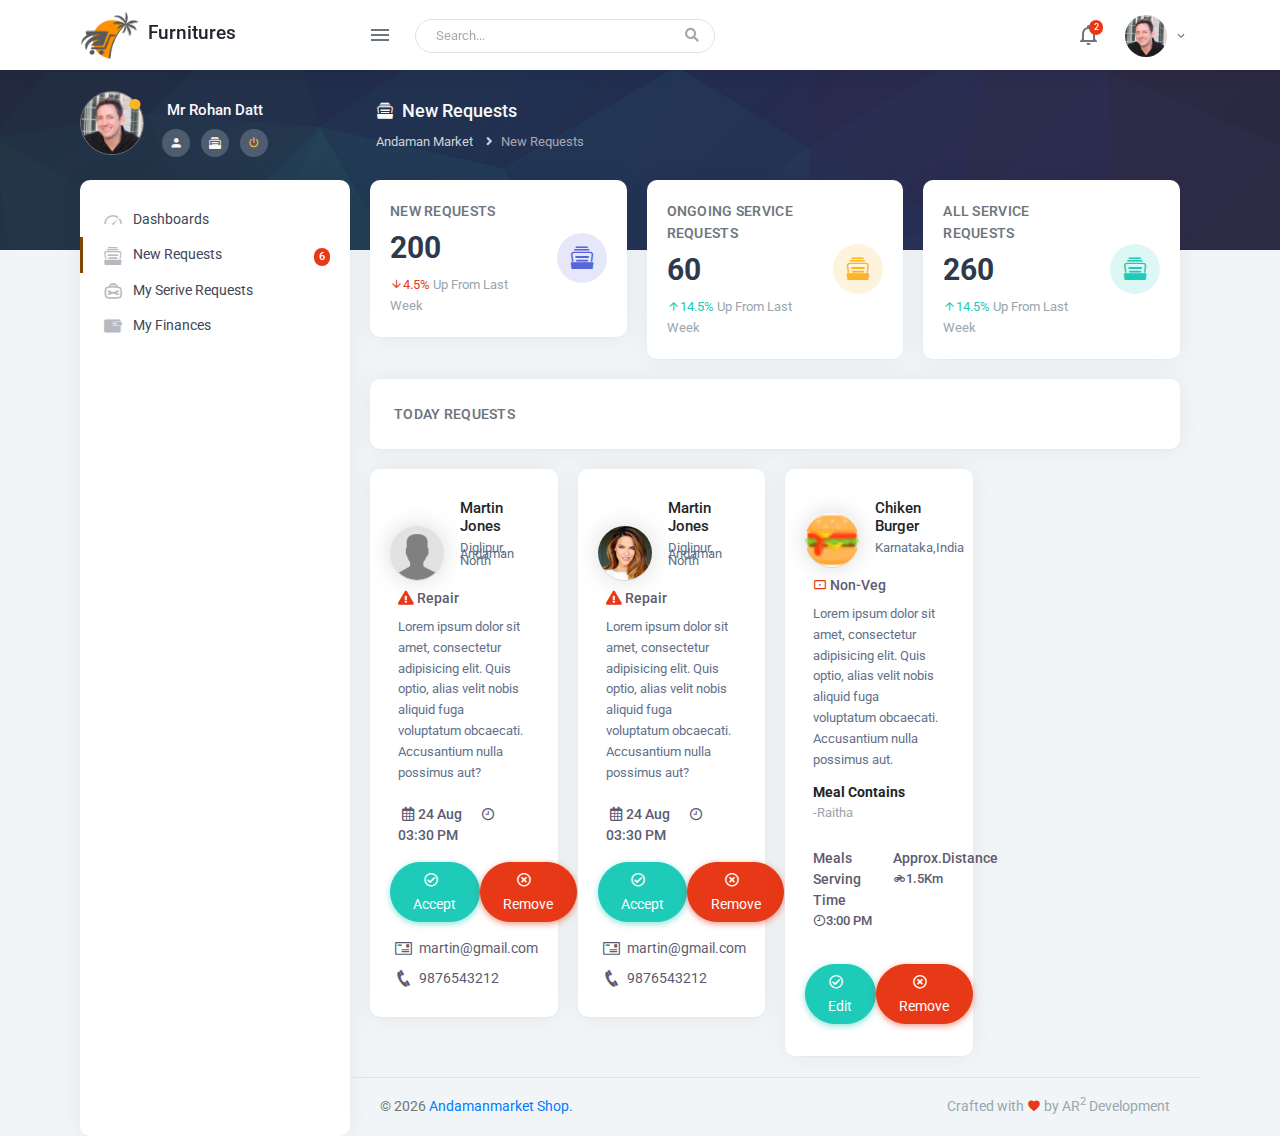
<file: newRequests.html>
<!DOCTYPE html>
<html lang="en">

<head>
    <meta charset="utf-8" />
    <title>Andaman Market - Business Pro Dashboard</title>
    <meta name="viewport" content="width=device-width, initial-scale=1.0">
    <meta content="Business Pro Dashboard" name="description" />
    <meta content="AR Square Developement" name="author" />

    <!-- Favicons -->
    <link rel="apple-touch-icon" sizes="57x57" href="./assets/images/favicon/apple-icon-57x57.png">
    <link rel="apple-touch-icon" sizes="60x60" href="./assets/images/favicon/apple-icon-60x60.png">
    <link rel="apple-touch-icon" sizes="72x72" href="./assets/images/favicon/apple-icon-72x72.png">
    <link rel="apple-touch-icon" sizes="76x76" href="./assets/images/favicon/apple-icon-76x76.png">
    <link rel="apple-touch-icon" sizes="114x114" href="./assets/images/favicon/apple-icon-114x114.png">
    <link rel="apple-touch-icon" sizes="120x120" href="./assets/images/favicon/apple-icon-120x120.png">
    <link rel="apple-touch-icon" sizes="144x144" href="./assets/images/favicon/apple-icon-144x144.png">
    <link rel="apple-touch-icon" sizes="152x152" href="./assets/images/favicon/apple-icon-152x152.png">
    <link rel="apple-touch-icon" sizes="180x180" href="./assets/images/favicon/apple-icon-180x180.png">
    <link rel="icon" type="image/png" sizes="192x192" href="./assets/images/favicon/android-icon-192x192.png">
    <link rel="icon" type="image/png" sizes="32x32" href="./assets/images/favicon/favicon-32x32.png">
    <link rel="icon" type="image/png" sizes="96x96" href="./assets/images/favicon/favicon-96x96.png">
    <link rel="icon" type="image/png" sizes="16x16" href="./assets/images/favicon/favicon-16x16.png">
    <link rel="manifest" href="./assets/images/favicon/manifest.json">
    <meta name="msapplication-TileColor" content="#ffffff">
    <meta name="msapplication-TileImage" content="./assets/images/favicon/ms-icon-144x144.png">
    <meta name="theme-color" content="#ffffff">

    <!-- App css -->
    <link href="assets/css/bootstrap.min.css" rel="stylesheet" type="text/css" />
    <link href="assets/css/icons.css" rel="stylesheet" type="text/css" />
    <link href="assets/css/icofont.css" rel="stylesheet" type="text/css" />
    <link href="assets/css/metismenu.min.css" rel="stylesheet" type="text/css" />
    <link href="assets/css/style.css" rel="stylesheet" type="text/css" />

</head>

<body>

    <!-- Top Bar Start -->
    <div class="topbar">
        <!-- Navbar -->
        <nav class="navbar-custom">

            <!-- LOGO -->
            <div class="topbar-left">
                <a href="index.html" class="logo">
                    <span>
                        <img src="assets/images/logo-sm.png" alt="logo-small" class="logo-sm">
                    </span>
                    <span class="logo-text">
                        Furnitures
                    </span>
                </a>
            </div>

            <ul class="list-unstyled topbar-nav float-right mb-0">
                <li class="dropdown">
                    <a class="nav-link dropdown-toggle arrow-none waves-light waves-effect" data-toggle="dropdown"
                        href="#" role="button" aria-haspopup="false" aria-expanded="false">
                        <i class="mdi mdi-bell-outline nav-icon"></i>
                        <span class="badge badge-danger badge-pill noti-icon-badge">2</span>
                    </a>
                    <div class="dropdown-menu dropdown-menu-right dropdown-lg">
                        <!-- item-->
                        <h6 class="dropdown-item-text">
                            Notifications (14)
                        </h6>
                        <div class="slimscroll notification-list">
                            <!-- item-->
                            <a href="javascript:void(0);" class="dropdown-item notify-item active">
                                <div class="notify-icon bg-success"><i class="mdi mdi-cart-outline"></i></div>
                                <p class="notify-details">Your order is placed<small class="text-muted">Dummy text of
                                        the printing and typesetting industry.</small></p>
                            </a>
                            <!-- item-->
                            <a href="javascript:void(0);" class="dropdown-item notify-item">
                                <div class="notify-icon bg-warning"><i class="mdi mdi-message"></i></div>
                                <p class="notify-details">New Message received<small class="text-muted">You have 87
                                        unread messages</small></p>
                            </a>
                            <!-- item-->
                            <a href="javascript:void(0);" class="dropdown-item notify-item">
                                <div class="notify-icon bg-info"><i class="mdi mdi-martini"></i></div>
                                <p class="notify-details">Your item is shipped<small class="text-muted">It is a long
                                        established fact that a reader will</small></p>
                            </a>
                            <!-- item-->
                            <a href="javascript:void(0);" class="dropdown-item notify-item">
                                <div class="notify-icon bg-primary"><i class="mdi mdi-cart-outline"></i></div>
                                <p class="notify-details">Your order is placed<small class="text-muted">Dummy text of
                                        the printing and typesetting industry.</small></p>
                            </a>
                            <!-- item-->
                            <a href="javascript:void(0);" class="dropdown-item notify-item">
                                <div class="notify-icon bg-danger"><i class="mdi mdi-message"></i></div>
                                <p class="notify-details">New Message received<small class="text-muted">You have 8
                                        unread messages</small></p>
                            </a>
                        </div>
                        <!-- All-->
                        <a href="javascript:void(0);" class="dropdown-item text-center text-primary">
                            View all <i class="fi-arrow-right"></i>
                        </a>
                    </div>
                </li>

                <li class="dropdown">
                    <a class="nav-link dropdown-toggle waves-effect waves-light nav-user" data-toggle="dropdown"
                        href="#" role="button" aria-haspopup="false" aria-expanded="false">
                        <img src="assets/images/users/user-1.jpg" alt="profile-user" class="rounded-circle" />
                        <span class="ml-1 nav-user-name hidden-sm"> <i class="mdi mdi-chevron-down"></i> </span>
                    </a>
                    <div class="dropdown-menu dropdown-menu-right">
                        <a class="dropdown-item" href="profile.html"><i class="dripicons-user text-muted mr-2"></i>
                            Profile</a>
                        <div class="dropdown-divider"></div>
                        <a class="dropdown-item" href="login.html"><i class="dripicons-exit text-muted mr-2"></i>
                            Logout</a>
                    </div>
                </li>
            </ul>

            <ul class="list-unstyled topbar-nav mb-0">
                <li>
                    <button class="button-menu-mobile nav-link waves-effect waves-light">
                        <i class="mdi mdi-menu nav-icon"></i>
                    </button>
                </li>

                <li class="hide-phone app-search">
                    <form role="search" class="">
                        <input type="text" placeholder="Search..." class="form-control">
                        <a href=""><i class="fas fa-search"></i></a>
                    </form>
                </li>
            </ul>
        </nav>
        <!-- end navbar-->
    </div>
    <!-- Top Bar End -->

    <div class="page-wrapper-img">
        <div class="page-wrapper-img-inner">
            <div class="sidebar-user media">
                <img src="assets/images/users/user-1.jpg" alt="user" class="rounded-circle img-thumbnail mb-1">
                <span class="online-icon"><i class="mdi mdi-record text-warning"></i></span>
                <div class="media-body">
                    <h5 class="text-light">Mr Rohan Datt </h5>
                    <ul class="list-unstyled list-inline mb-0 mt-2">
                        <li class="list-inline-item">
                            <a href="profile.html" class=""><i class="mdi mdi-account text-light"></i></a>
                        </li>
                        <li class="list-inline-item">
                            <a href="mySeriveRequests.html" class=""><i class="icofont-files-stack text-light"></i></a>
                        </li>
                        <li class="list-inline-item">
                            <a href="login.html" class=""><i class="mdi mdi-power text-warning"></i></a>
                        </li>
                    </ul>
                </div>
            </div>
            <!-- Page-Title -->
            <div class="row">
                <div class="col-sm-12">
                    <div class="page-title-box">
                        <div class="float-right align-item-center mt-2">
                            <!-- <button class="btn btn-info px-4 align-self-center report-btn">Creat Report</button> -->
                        </div>
                        <h4 class="page-title mb-2"><i class="icofont-files-stack mr-2"></i>New Requests</h4>
                        <div class="">
                            <ol class="breadcrumb">
                                <li class="breadcrumb-item"><a href="javascript:void(0);">Andaman Market</a></li>
                                <li class="breadcrumb-item active">New Requests</li>
                            </ol>
                        </div>
                    </div>
                </div>
            </div>
            <!-- end page title end breadcrumb -->
        </div>
    </div>

    <div class="page-wrapper">
        <div class="page-wrapper-inner">
            <!-- Left Sidenav -->
            <div class="left-sidenav">
                <ul class="metismenu left-sidenav-menu" id="side-nav">
                    <li>
                        <a href="index.html"><i class="icofont-dashboard"></i><span>Dashboards</span></a>
                    </li>

                    <li>
                        <a href="newRequests.html"><i class="icofont-files-stack"></i><span>New Requests</span><span
                                class="badge badge-danger badge-pill float-right">6</span></a>
                    </li>

                    <li>
                        <a href="mySeriveRequests.html"><i class="icofont-tools-bag"></i><span>My Serive
                                Requests</span></a>
                    </li>

                    <li>
                        <a href="myFinances.html"><i class="icofont-wallet"></i><span>My Finances</span></a>
                    </li>
                </ul>
            </div>
            <!-- end left-sidenav-->

            <!-- Page Content-->
            <div class="page-content">
                <div class="container-fluid">
                    <div class="row">
                        <div class="col-lg-4">
                            <div class="card">
                                <div class="card-body mb-0">
                                    <div class="row">
                                        <div class="col-8 align-self-center">
                                            <a href="#">
                                                <h4 class="mt-0 header-title">New Requests</h4>
                                                <h2 class="mt-0 font-weight-bold text-dark">200</h2>
                                                <p class="mb-0 text-muted"><span class="text-danger"><i
                                                            class="mdi mdi-arrow-down"></i>4.5%</span> Up From Last Week
                                                </p>
                                            </a>
                                        </div>
                                        <!--end col-->
                                        <div class="col-4 align-self-center">
                                            <div class="icon-info text-right">
                                                <i class="icofont-files-stack bg-soft-primary"></i>
                                            </div>
                                        </div>
                                        <!--end col-->
                                    </div>
                                    <!--end row-->
                                </div>
                                <!--end card-body-->
                            </div>
                            <!--end card-->
                        </div>
                        <!--end col-->
                        <div class="col-lg-4">
                            <div class="card">
                                <div class="card-body mb-0">
                                    <div class="row">
                                        <div class="col-8 align-self-center">
                                            <a href="ongoingServices.html">
                                                <h4 class="mt-0 header-title">Ongoing Service Requests</h4>
                                                <h2 class="mt-0 font-weight-bold text-dark">60</h2>
                                                <p class="mb-0 text-muted"><span class="text-success"><i
                                                            class="mdi mdi-arrow-up"></i>14.5%</span> Up From Last Week
                                                </p>
                                            </a>
                                        </div>
                                        <!--end col-->
                                        <div class="col-4 align-self-center">
                                            <div class="icon-info text-right">
                                                <i class="icofont-files-stack bg-soft-warning"></i>
                                            </div>
                                        </div>
                                        <!--end col-->
                                    </div>
                                    <!--end row-->
                                </div>
                                <!--end card-body-->
                            </div>
                            <!--end card-->
                        </div>
                        <!--end col-->
                        <div class="col-lg-4">
                            <div class="card">
                                <div class="card-body mb-0">
                                    <div class="row">
                                        <div class="col-8 align-self-center">
                                            <a class="" href="#">
                                                <h4 class="mt-0 header-title">All Service Requests</h4>
                                                <h2 class="mt-0 font-weight-bold text-dark">260</h2>
                                                <p class="mb-0 text-muted"><span class="text-success"><i
                                                            class="mdi mdi-arrow-up"></i>14.5%</span> Up From Last Week
                                                </p>
                                            </a>
                                        </div>
                                        <!--end col-->
                                        <div class="col-4 align-self-center">
                                            <div class="icon-info text-right">
                                                <i class="icofont-files-stack bg-soft-success"></i>
                                            </div>
                                        </div>
                                        <!--end col-->
                                    </div>
                                    <!--end row-->
                                </div>
                                <!--end card-body-->
                            </div>
                            <!--end card-->
                        </div>
                        <!--end col-->
                    </div>
                    <!--end row-->

                    <div class="row">
                        <div class="col-lg-12">
                            <div class="card">
                                <div class="card-body p-0">
                                    <h4 class="header-title pl-4 mt-4 mb-4">Today Requests</h4>
                                </div>
                                <!--end card-body-->
                            </div>
                            <!--end card -->
                            <div class="row">
                                <div class="col-lg-3 col-md-4">
                                    <div class="card">
                                        <div class="card-body mb-0">
                                            <div class="service-card">
                                                <div class="service-card__profile">
                                                    <div class="pro-img">
                                                        <img src="assets/images/users/user-img.jpg" alt="img3">
                                                    </div>
                                                    <div class="ml-3">
                                                        <h5>Martin Jones</h5>
                                                        <p>Diglipur, Andaman North</p>
                                                    </div>
                                                </div>

                                                <div class="service-card__prob">
                                                    <span><i class="fas fa-exclamation-triangle"></i></span>
                                                    <span>Repair</span>
                                                    <p>Lorem ipsum dolor sit amet, consectetur adipisicing elit. Quis
                                                        optio, alias velit nobis aliquid fuga voluptatum obcaecati.
                                                        Accusantium nulla possimus aut?</p>
                                                </div>

                                                <div class="service-card__app">
                                                    <span><i class="far fa-calendar-alt m-1"></i>24 Aug</span>
                                                    <span><i class="icofont-clock-time"></i> 03:30 PM</span>
                                                </div>
                                                <div class="service-card__action">
                                                    <div>
                                                        <a href="ongoingServices.html"
                                                            class="btn btn-block btn-success rounded-pill waves-effect waves-light"><i
                                                                class="far fa-check-circle"></i>Accept</a>
                                                    </div>
                                                    <div>
                                                        <a href="#"
                                                            class="btn btn-block btn-danger rounded-pill waves-effect waves-light"><i
                                                                class="far fa-times-circle"></i>Remove</a>
                                                    </div>
                                                </div>

                                                <div class="service-card__cont">
                                                    <a href="#"><i class="icofont-mail"></i> martin@gmail.com </a>
                                                    <a href="#"><i class="icofont-phone"></i> 9876543212</a>
                                                </div>
                                            </div>
                                        </div>
                                        <!--end card-body-->
                                    </div>
                                    <!--end card-->
                                </div>
                                <!--end col-->
                                <div class="col-lg-3 col-md-4">
                                    <div class="card">
                                        <div class="card-body mb-0">
                                            <div class="service-card">
                                                <div class="service-card__profile">
                                                    <div class="pro-img">
                                                        <img src="assets/images/users/user-2.jpg" alt="img3">
                                                    </div>
                                                    <div class="ml-3">
                                                        <h5>Martin Jones</h5>
                                                        <p>Diglipur, Andaman North</p>
                                                    </div>
                                                </div>

                                                <div class="service-card__prob">
                                                    <span><i class="fas fa-exclamation-triangle"></i></span>
                                                    <span>Repair</span>
                                                    <p>Lorem ipsum dolor sit amet, consectetur adipisicing elit. Quis
                                                        optio, alias velit nobis aliquid fuga voluptatum obcaecati.
                                                        Accusantium nulla possimus aut?</p>
                                                </div>

                                                <div class="service-card__app">
                                                    <span><i class="far fa-calendar-alt m-1"></i>24 Aug</span>
                                                    <span><i class="icofont-clock-time"></i> 03:30 PM</span>
                                                </div>
                                                <div class="service-card__action">
                                                    <div>
                                                        <a href="ongoingServices.html"
                                                            class="btn btn-block btn-success rounded-pill waves-effect waves-light"><i
                                                                class="far fa-check-circle"></i>Accept</a>
                                                    </div>
                                                    <div>
                                                        <a href="#"
                                                            class="btn btn-block btn-danger rounded-pill waves-effect waves-light"><i
                                                                class="far fa-times-circle"></i>Remove</a>
                                                    </div>
                                                </div>

                                                <div class="service-card__cont">
                                                    <a href="#"><i class="icofont-mail"></i> martin@gmail.com </a>
                                                    <a href="#"><i class="icofont-phone"></i> 9876543212</a>
                                                </div>
                                            </div>
                                        </div>
                                        <!--end card-body-->
                                    </div>
                                    <!--end card-->
                                </div>
                                <!--end col-->

                                <div class="col-lg-3 col-md-4">
                                    <div class="card">
                                        <div class="card-body mb-0">
                                            <div class="service-card">
                                                <div class="service-card__profile">
                                                    <div class="pro-img">
                                                        <img src="assets/images/food/img1.png" alt="img3">
                                                    </div>
                                                    <div class="ml-3">
                                                        <h5>Chiken Burger</h5>
                                                        <p>Karnataka,India</p>
                                                    </div>
                                                </div>

                                                <div class="service-card__prob">
                                                    <span><i class=" mdi mdi-camera-metering-spot"></i></span>
                                                    <span>Non-Veg</span>
                                                    <p>Lorem ipsum dolor sit amet, consectetur adipisicing elit. Quis
                                                        optio, alias velit nobis aliquid fuga voluptatum obcaecati.
                                                        Accusantium nulla possimus aut.</p>
                                                </div>

                                                <div class="service-card__contains">
                                                    <span class="font-weight-bold ml-2">Meal Contains</span>
                                                    <p class="text-muted ml-2">-Raitha</p>
                                                </div>
                                                <div class="d-flex">
                                                    <div class="service-card__app">
                                                        <span>Meals Serving Time</span>
                                                        <p><i class="icofont-clock-time"></i>3:00 PM</p>
                                                    </div>
                                                    
                                                    <div class="service-card__app">
                                                        <span> Approx.Distance</span>
                                                        <p><i class="mdi mdi-motorbike"></i>1.5Km</p>
                                                    </div>
                                                </div>
                                                <div class="service-card__action">
                                                    <div>
                                                        <a href="ongoingServices.html"
                                                            class="btn btn-block btn-success rounded-pill waves-effect waves-light"><i
                                                                class="far fa-check-circle"></i>Edit</a>
                                                    </div>
                                                    <div>
                                                        <a href="#"
                                                            class="btn btn-block btn-danger rounded-pill waves-effect waves-light"><i
                                                                class="far fa-times-circle"></i>Remove</a>
                                                    </div>
                                                </div>

                                                <!-- <div class="service-card__cont">
                                                        <a href="#"><i class="icofont-mail"></i> martin@gmail.com </a>
                                                        <a href="#"><i class="icofont-phone"></i> 9876543212</a>
                                                    </div> -->
                                            </div>
                                        </div>
                                        <!--end card-body-->
                                    </div>
                                    <!--end card-->
                                </div>
                                <!--end col-->
                            </div>
                            <!--end row-->
                        </div>
                        <!--end col-->
                    </div>
                    <!--end row-->
                </div><!-- container -->

                <footer class="footer text-center text-sm-left">
                    &copy;
                    <script>document.write(new Date().getFullYear());</script> <a href="http://andamanmarket.shop/"
                        target="_blank">Andamanmarket Shop.</a>
                    <span class="text-muted d-none d-sm-inline-block float-right">Crafted with <i
                            class="mdi mdi-heart text-danger"></i> by AR<sup>2</sup> Development</span>
                </footer>
            </div>
            <!-- end page content -->
        </div>
    </div>
    <!-- end page-wrapper -->

    <!-- jQuery  -->
    <script src="assets/js/jquery.min.js"></script>
    <script src="assets/js/bootstrap.bundle.min.js"></script>
    <script src="assets/js/metisMenu.min.js"></script>
    <script src="assets/js/waves.min.js"></script>
    <script src="assets/js/jquery.slimscroll.min.js"></script>

    <!-- App js -->
    <script src="assets/js/app.js"></script>

</body>

</html>
</file>
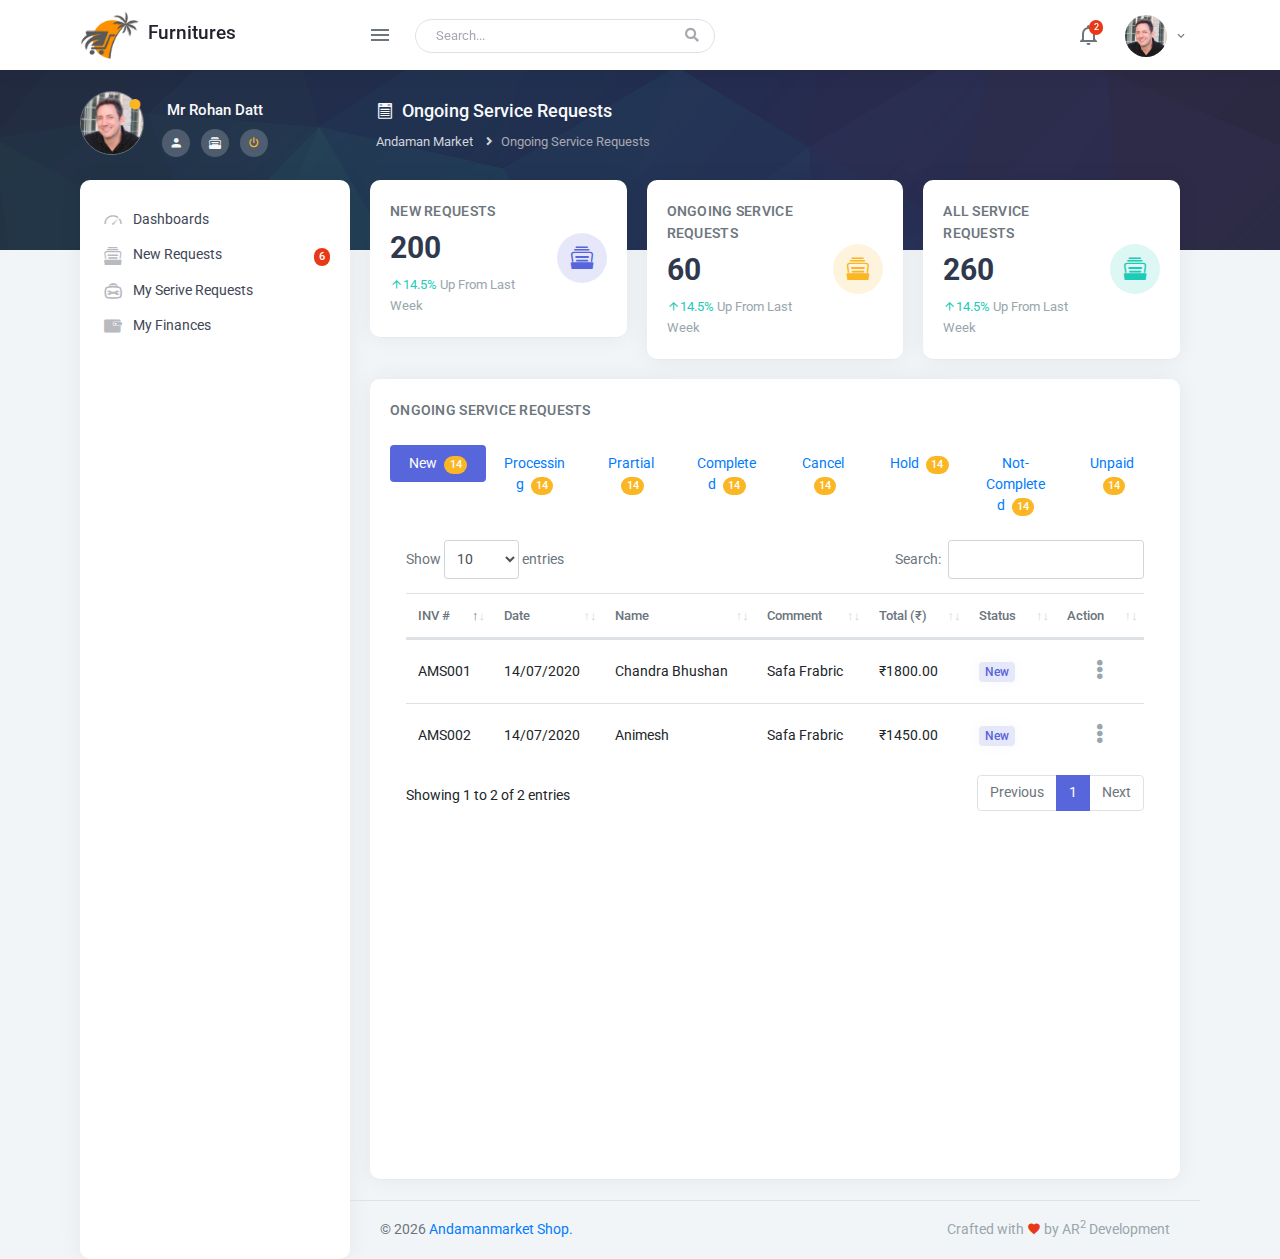
<file: ongoingServices.html>
<!DOCTYPE html>
<html lang="en">
    <head>
        <meta charset="utf-8" />
        <title>Andaman Market - Business Pro Dashboard</title>
        <meta name="viewport" content="width=device-width, initial-scale=1.0">
        <meta content="Business Pro Dashboard" name="description" />
        <meta content="AR Square Developement" name="author" />

        <!-- Favicons -->
        <link rel="apple-touch-icon" sizes="57x57" href="./assets/images/favicon/apple-icon-57x57.png">
        <link rel="apple-touch-icon" sizes="60x60" href="./assets/images/favicon/apple-icon-60x60.png">
        <link rel="apple-touch-icon" sizes="72x72" href="./assets/images/favicon/apple-icon-72x72.png">
        <link rel="apple-touch-icon" sizes="76x76" href="./assets/images/favicon/apple-icon-76x76.png">
        <link rel="apple-touch-icon" sizes="114x114" href="./assets/images/favicon/apple-icon-114x114.png">
        <link rel="apple-touch-icon" sizes="120x120" href="./assets/images/favicon/apple-icon-120x120.png">
        <link rel="apple-touch-icon" sizes="144x144" href="./assets/images/favicon/apple-icon-144x144.png">
        <link rel="apple-touch-icon" sizes="152x152" href="./assets/images/favicon/apple-icon-152x152.png">
        <link rel="apple-touch-icon" sizes="180x180" href="./assets/images/favicon/apple-icon-180x180.png">
        <link rel="icon" type="image/png" sizes="192x192"  href="./assets/images/favicon/android-icon-192x192.png">
        <link rel="icon" type="image/png" sizes="32x32" href="./assets/images/favicon/favicon-32x32.png">
        <link rel="icon" type="image/png" sizes="96x96" href="./assets/images/favicon/favicon-96x96.png">
        <link rel="icon" type="image/png" sizes="16x16" href="./assets/images/favicon/favicon-16x16.png">
        <link rel="manifest" href="./assets/images/favicon/manifest.json">
        <meta name="msapplication-TileColor" content="#ffffff">
        <meta name="msapplication-TileImage" content="./assets/images/favicon/ms-icon-144x144.png">
        <meta name="theme-color" content="#ffffff">

        <!-- DataTables -->
        <link href="assets/plugins/datatables/dataTables.bootstrap4.min.css" rel="stylesheet" type="text/css" />
        <link href="assets/plugins/datatables/buttons.bootstrap4.min.css" rel="stylesheet" type="text/css" />
        <!-- Responsive datatable examples -->
        <link href="assets/plugins/datatables/responsive.bootstrap4.min.css" rel="stylesheet" type="text/css" /> 

        <!-- App css -->
        <link href="assets/css/bootstrap.min.css" rel="stylesheet" type="text/css" />
        <link href="assets/css/icons.css" rel="stylesheet" type="text/css" />
        <link href="assets/css/icofont.css" rel="stylesheet" type="text/css" />
        <link href="assets/css/metismenu.min.css" rel="stylesheet" type="text/css" />
        <link href="assets/css/style.css" rel="stylesheet" type="text/css" />

    </head>

    <body>

        <!-- Top Bar Start -->
        <div class="topbar">
            <!-- Navbar -->
            <nav class="navbar-custom">

               <!-- LOGO -->
               <div class="topbar-left">
                   <a href="index.html" class="logo">
                       <span>
                           <img src="assets/images/logo-sm.png" alt="logo-small" class="logo-sm">
                       </span>
                       <span class="logo-text">
                           Furnitures
                       </span>
                   </a>
               </div>
   
               <ul class="list-unstyled topbar-nav float-right mb-0">
                   <li class="dropdown">
                       <a class="nav-link dropdown-toggle arrow-none waves-light waves-effect" data-toggle="dropdown" href="#" role="button"
                           aria-haspopup="false" aria-expanded="false">
                           <i class="mdi mdi-bell-outline nav-icon"></i>
                           <span class="badge badge-danger badge-pill noti-icon-badge">2</span>
                       </a>
                       <div class="dropdown-menu dropdown-menu-right dropdown-lg">
                           <!-- item-->
                           <h6 class="dropdown-item-text">
                               Notifications (14)
                           </h6>
                           <div class="slimscroll notification-list">
                               <!-- item-->
                               <a href="javascript:void(0);" class="dropdown-item notify-item active">
                                   <div class="notify-icon bg-success"><i class="mdi mdi-cart-outline"></i></div>
                                   <p class="notify-details">Your order is placed<small class="text-muted">Dummy text of the printing and typesetting industry.</small></p>
                               </a>
                               <!-- item-->
                               <a href="javascript:void(0);" class="dropdown-item notify-item">
                                   <div class="notify-icon bg-warning"><i class="mdi mdi-message"></i></div>
                                   <p class="notify-details">New Message received<small class="text-muted">You have 87 unread messages</small></p>
                               </a>
                               <!-- item-->
                               <a href="javascript:void(0);" class="dropdown-item notify-item">
                                   <div class="notify-icon bg-info"><i class="mdi mdi-martini"></i></div>
                                   <p class="notify-details">Your item is shipped<small class="text-muted">It is a long established fact that a reader will</small></p>
                               </a>
                               <!-- item-->
                               <a href="javascript:void(0);" class="dropdown-item notify-item">
                                   <div class="notify-icon bg-primary"><i class="mdi mdi-cart-outline"></i></div>
                                   <p class="notify-details">Your order is placed<small class="text-muted">Dummy text of the printing and typesetting industry.</small></p>
                               </a>
                               <!-- item-->
                               <a href="javascript:void(0);" class="dropdown-item notify-item">
                                   <div class="notify-icon bg-danger"><i class="mdi mdi-message"></i></div>
                                   <p class="notify-details">New Message received<small class="text-muted">You have 8 unread messages</small></p>
                               </a>
                           </div>
                           <!-- All-->
                           <a href="javascript:void(0);" class="dropdown-item text-center text-primary">
                               View all <i class="fi-arrow-right"></i>
                           </a>
                       </div>
                   </li>

                   <li class="dropdown">
                       <a class="nav-link dropdown-toggle waves-effect waves-light nav-user" data-toggle="dropdown" href="#" role="button"
                           aria-haspopup="false" aria-expanded="false">
                           <img src="assets/images/users/user-1.jpg" alt="profile-user" class="rounded-circle" /> 
                           <span class="ml-1 nav-user-name hidden-sm"> <i class="mdi mdi-chevron-down"></i> </span>
                       </a>
                       <div class="dropdown-menu dropdown-menu-right">
                           <a class="dropdown-item" href="profile.html"><i class="dripicons-user text-muted mr-2"></i> Profile</a>
                           <div class="dropdown-divider"></div>
                           <a class="dropdown-item" href="login.html"><i class="dripicons-exit text-muted mr-2"></i> Logout</a>
                       </div>
                   </li>
               </ul>
   
               <ul class="list-unstyled topbar-nav mb-0">
                   <li>
                       <button class="button-menu-mobile nav-link waves-effect waves-light">
                           <i class="mdi mdi-menu nav-icon"></i>
                       </button>
                   </li>

                   <li class="hide-phone app-search">
                       <form role="search" class="">
                           <input type="text" placeholder="Search..." class="form-control">
                           <a href=""><i class="fas fa-search"></i></a>
                       </form>
                   </li>
               </ul>
           </nav>
           <!-- end navbar-->
       </div>
        <!-- Top Bar End -->

        <div class="page-wrapper-img">
            <div class="page-wrapper-img-inner">
                <div class="sidebar-user media">                    
                    <img src="assets/images/users/user-1.jpg" alt="user" class="rounded-circle img-thumbnail mb-1">
                    <span class="online-icon"><i class="mdi mdi-record text-warning"></i></span>
                    <div class="media-body">
                        <h5 class="text-light">Mr Rohan Datt </h5>
                        <ul class="list-unstyled list-inline mb-0 mt-2">
                            <li class="list-inline-item">
                                <a href="profile.html" class=""><i class="mdi mdi-account text-light"></i></a>
                            </li>
                            <li class="list-inline-item">
                                <a href="mySeriveRequests.html" class=""><i class="icofont-files-stack text-light"></i></a>
                            </li>
                            <li class="list-inline-item">
                                <a href="login.html" class=""><i class="mdi mdi-power text-warning"></i></a>
                            </li>
                        </ul>
                    </div>                    
                </div>
                <!-- Page-Title -->
                <div class="row">
                    <div class="col-sm-12">
                        <div class="page-title-box">
                            <div class="float-right align-item-center mt-2">
                                <!-- <button class="btn btn-info px-4 align-self-center report-btn">Creat Report</button> -->
                            </div>
                            <h4 class="page-title mb-2"><i class="icofont-list mr-2"></i>Ongoing Service Requests</h4>  
                            <div class="">
                                <ol class="breadcrumb">
                                    <li class="breadcrumb-item"><a href="javascript:void(0);">Andaman Market</a></li>
                                    <li class="breadcrumb-item active">Ongoing Service Requests</li>
                                </ol>
                            </div>                                      
                        </div>
                    </div>
                </div>
                <!-- end page title end breadcrumb -->
            </div>
        </div>
        
        <div class="page-wrapper">
            <div class="page-wrapper-inner">
                <!-- Left Sidenav -->
                <div class="left-sidenav">
                    <ul class="metismenu left-sidenav-menu" id="side-nav">
                        <li>
                            <a href="index.html"><i class="icofont-dashboard"></i><span>Dashboards</span></a>
                        </li>

                        <li>
                            <a href="newRequests.html"><i class="icofont-files-stack"></i><span>New Requests</span><span class="badge badge-danger badge-pill float-right">6</span></a>
                        </li>

                        <li>
                            <a href="mySeriveRequests.html"><i class="icofont-tools-bag"></i><span>My Serive Requests</span></a>
                        </li>

                        <li>
                            <a href="myFinances.html"><i class="icofont-wallet"></i><span>My Finances</span></a>
                        </li>
                    </ul>
                </div>
                <!-- end left-sidenav-->

                <!-- Page Content-->
                <div class="page-content">
                    <div class="container-fluid"> 
                        <div class="row">
                            <div class="col-lg-4">
                                <div class="card">
                                    <div class="card-body mb-0">
                                        <div class="row">                                            
                                            <div class="col-8 align-self-center">
                                                <a href="newRequests.html">
                                                    <h4 class="mt-0 header-title">New Requests</h4>
                                                    <h2 class="mt-0 font-weight-bold text-dark">200</h2> 
                                                    <p class="mb-0 text-muted"><span class="text-success"><i class="mdi mdi-arrow-up"></i>14.5%</span> Up From Last Week</p>
                                                </a>
                                            </div><!--end col-->
                                            <div class="col-4 align-self-center">
                                                <div class="icon-info text-right">
                                                    <i class="icofont-files-stack bg-soft-primary"></i>
                                                </div>
                                            </div><!--end col-->
                                        </div><!--end row-->
                                    </div><!--end card-body-->
                                </div><!--end card-->
                            </div><!--end col-->
                            <div class="col-lg-4">
                                <div class="card">
                                    <div class="card-body mb-0">
                                        <div class="row">                                            
                                            <div class="col-8 align-self-center">
                                                <a href="ongoingServices.html">
                                                    <h4 class="mt-0 header-title">Ongoing Service Requests</h4>
                                                    <h2 class="mt-0 font-weight-bold text-dark">60</h2> 
                                                    <p class="mb-0 text-muted"><span class="text-success"><i class="mdi mdi-arrow-up"></i>14.5%</span> Up From Last Week</p>
                                                </a>
                                            </div><!--end col-->
                                            <div class="col-4 align-self-center">
                                                <div class="icon-info text-right">
                                                    <i class="icofont-files-stack bg-soft-warning"></i>
                                                </div>
                                            </div><!--end col-->
                                        </div><!--end row-->
                                    </div><!--end card-body-->
                                </div><!--end card-->
                            </div><!--end col-->
                            <div class="col-lg-4">
                                <div class="card">
                                    <div class="card-body mb-0">
                                        <div class="row">                                            
                                            <div class="col-8 align-self-center">
                                                <a class="" href="#">
                                                    <h4 class="mt-0 header-title">All Service Requests</h4>
                                                    <h2 class="mt-0 font-weight-bold text-dark">260</h2> 
                                                    <p class="mb-0 text-muted"><span class="text-success"><i class="mdi mdi-arrow-up"></i>14.5%</span> Up From Last Week</p>
                                                </a>
                                            </div><!--end col-->
                                            <div class="col-4 align-self-center">
                                                <div class="icon-info text-right">
                                                    <i class="icofont-files-stack bg-soft-success"></i>
                                                </div>
                                            </div><!--end col-->
                                        </div><!--end row-->
                                    </div><!--end card-body-->
                                </div><!--end card-->
                            </div><!--end col-->
                        </div><!--end row-->

                        <div class="row">
                            <div class="col-lg-12">
                                <div class="card" style="min-height: 800px;">
                                    <div class="card-body">
                                        <h4 class="header-title mb-4">Ongoing Service Requests</h4>
                                        
                                        <!-- Tabs abd Tables -->
                                        <!-- Nav tabs -->
                                    <ul class="nav nav-pills nav-justified" role="tablist">
                                        <li class="nav-item waves-effect waves-light">
                                            <a class="nav-link active" data-toggle="tab" href="#dataNew" role="tab">New <span class="badge badge-warning badge-pill ml-1">14</span></a>
                                        </li>
                                        <li class="nav-item waves-effect waves-light">
                                            <a class="nav-link" data-toggle="tab" href="#dataProcessing" role="tab">Processing <span class="badge badge-warning badge-pill ml-1">14</span></a>
                                        </li>
                                        <li class="nav-item waves-effect waves-light">
                                            <a class="nav-link" data-toggle="tab" href="#dataPrartial" role="tab">Prartial <span class="badge badge-warning badge-pill ml-1">14</span></a>
                                        </li>
                                        <li class="nav-item waves-effect waves-light">
                                            <a class="nav-link" data-toggle="tab" href="#dataCompleted" role="tab">Completed <span class="badge badge-warning badge-pill ml-1">14</span></a>
                                        </li>
                                        <li class="nav-item waves-effect waves-light">
                                            <a class="nav-link" data-toggle="tab" href="#dataCancel" role="tab">Cancel <span class="badge badge-warning badge-pill ml-1">14</span></a>
                                        </li>
                                        <li class="nav-item waves-effect waves-light">
                                            <a class="nav-link" data-toggle="tab" href="#dataHold" role="tab">Hold <span class="badge badge-warning badge-pill ml-1">14</span></a>
                                        </li>
                                        <li class="nav-item waves-effect waves-light">
                                            <a class="nav-link" data-toggle="tab" href="#dataNotCompleted" role="tab">Not-Completed <span class="badge badge-warning badge-pill ml-1">14</span></a>
                                        </li>
                                        <li class="nav-item waves-effect waves-light">
                                            <a class="nav-link" data-toggle="tab" href="#dataUnpaid" role="tab">Unpaid <span class="badge badge-warning badge-pill ml-1">14</span></a>
                                        </li>
                                    </ul>
    
                                    <!-- Tab panes -->
                                    <div class="tab-content">
                                        <div class="tab-pane active p-3" id="dataNew" role="tabpanel">
                                            <table id="datatableNew" class="table dt-responsive nowrap" style="border-collapse: collapse; border-spacing: 0; width: 100%;">
                                                <thead>
                                                    <tr>
                                                        <th>INV #</th>
                                                        <th>Date</th>
                                                        <th>Name</th>
                                                        <th>Comment</th>
                                                        <th>Total (₹)</th>
                                                        <th>Status</th>
                                                        <th>Action</th>
                                                    </tr>
                                                </thead>
                                                <tbody>
                                                    <tr>
                                                        <td>AMS001</td>
                                                        <td>14/07/2020</td>
                                                        <td>Chandra Bhushan</td>
                                                        <td>Safa Frabric</td>
                                                        <td>₹1800.00</td>
                                                        <td><span class="badge badge-soft-primary font-12">New</span></td>
                                                        <td class="text-center">
                                                            <div class="dropdown d-inline-block float-center">
                                                                <a class="nav-link dropdown-toggle arrow-none" id="dLabel1" data-toggle="dropdown" href="#" role="button" aria-haspopup="false" aria-expanded="false">
                                                                    <i class="fas fa-ellipsis-v font-20 text-muted"></i>
                                                                </a>
                                                                <div class="dropdown-menu dropdown-menu-right" aria-labelledby="dLabel1">
                                                                    <a class="dropdown-item" href="#">New</a>
                                                                    <a class="dropdown-item" href="#">Processing</a>
                                                                    <a class="dropdown-item" href="#">Partial</a>
                                                                    <a class="dropdown-item" href="#">Completed</a>
                                                                    <a class="dropdown-item" href="#">Cancel</a>
                                                                    <a class="dropdown-item" href="#">Hold</a>
                                                                    <a class="dropdown-item" href="#">Not-completed</a>
                                                                    <a class="dropdown-item" href="#">Unpaid</a>
                                                                </div>
                                                            </div>
                                                        </td>
                                                    </tr>

                                                    <tr>
                                                        <td>AMS002</td>
                                                        <td>14/07/2020</td>
                                                        <td>Animesh</td>
                                                        <td>Safa Frabric</td>
                                                        <td>₹1450.00</td>
                                                        <td><span class="badge badge-soft-primary  font-12">New</span></td>
                                                        <td class="text-center">
                                                            <div class="dropdown d-inline-block float-center">
                                                                <a class="nav-link dropdown-toggle arrow-none" id="dLabel1" data-toggle="dropdown" href="#" role="button" aria-haspopup="false" aria-expanded="false">
                                                                    <i class="fas fa-ellipsis-v font-20 text-muted"></i>
                                                                </a>
                                                                <div class="dropdown-menu dropdown-menu-right" aria-labelledby="dLabel1">
                                                                    <a class="dropdown-item" href="#">New</a>
                                                                    <a class="dropdown-item" href="#">Processing</a>
                                                                    <a class="dropdown-item" href="#">Partial</a>
                                                                    <a class="dropdown-item" href="#">Completed</a>
                                                                    <a class="dropdown-item" href="#">Cancel</a>
                                                                    <a class="dropdown-item" href="#">Hold</a>
                                                                    <a class="dropdown-item" href="#">Not-completed</a>
                                                                    <a class="dropdown-item" href="#">Unpaid</a>
                                                                </div>
                                                            </div>
                                                        </td>
                                                    </tr>
                                                
                                                </tbody>
                                            </table>
                                        </div>

                                        <div class="tab-pane p-3" id="dataProcessing" role="tabpanel">
                                            <table id="datatableProcessing" class="table dt-responsive nowrap" style="border-collapse: collapse; border-spacing: 0; width: 100%;">
                                                <thead>
                                                <tr>
                                                    <th>INV #</th>
                                                    <th>Date</th>
                                                    <th>Name</th>
                                                    <th>Comment</th>
                                                    <th>Total (₹)</th>
                                                    <th>Status</th>
                                                    <th>Action</th>
                                                </tr>
                                                </thead>
                                                <tbody>
                                                    <tr>
                                                        <td>AMS001</td>
                                                        <td>14/07/2020</td>
                                                        <td>Binoy</td>
                                                        <td>Safa Frabrics</td>
                                                        <td>₹1500.00</td>
                                                        <td><span class="badge badge-soft-info font-12">Processing</span></td>
                                                        <td class="text-center">
                                                            <div class="dropdown d-inline-block float-center">
                                                                <a class="nav-link dropdown-toggle arrow-none" id="dLabel1" data-toggle="dropdown" href="#" role="button" aria-haspopup="false" aria-expanded="false">
                                                                    <i class="fas fa-ellipsis-v font-20 text-muted"></i>
                                                                </a>
                                                                <div class="dropdown-menu dropdown-menu-right" aria-labelledby="dLabel1">
                                                                    <a class="dropdown-item" href="#">New</a>
                                                                    <a class="dropdown-item" href="#">Processing</a>
                                                                    <a class="dropdown-item" href="#">Partial</a>
                                                                    <a class="dropdown-item" href="#">Completed</a>
                                                                    <a class="dropdown-item" href="#">Cancel</a>
                                                                    <a class="dropdown-item" href="#">Hold</a>
                                                                    <a class="dropdown-item" href="#">Not-completed</a>
                                                                    <a class="dropdown-item" href="#">Unpaid</a>
                                                                </div>
                                                            </div>
                                                        </td>
                                                    </tr>

                                                    <tr>
                                                        <td>AMS002</td>
                                                        <td>14/07/2020</td>
                                                        <td>Anurag</td>
                                                        <td>Safa Frabrics</td>
                                                        <td>₹1120.00</td>
                                                        <td><span class="badge badge-soft-info font-12">Processing</span></td>
                                                        <td class="text-center">
                                                            <div class="dropdown d-inline-block float-center">
                                                                <a class="nav-link dropdown-toggle arrow-none" id="dLabel1" data-toggle="dropdown" href="#" role="button" aria-haspopup="false" aria-expanded="false">
                                                                    <i class="fas fa-ellipsis-v font-20 text-muted"></i>
                                                                </a>
                                                                <div class="dropdown-menu dropdown-menu-right" aria-labelledby="dLabel1">
                                                                    <a class="dropdown-item" href="#">New</a>
                                                                    <a class="dropdown-item" href="#">Processing</a>
                                                                    <a class="dropdown-item" href="#">Partial</a>
                                                                    <a class="dropdown-item" href="#">Completed</a>
                                                                    <a class="dropdown-item" href="#">Cancel</a>
                                                                    <a class="dropdown-item" href="#">Hold</a>
                                                                    <a class="dropdown-item" href="#">Not-completed</a>
                                                                    <a class="dropdown-item" href="#">Unpaid</a>
                                                                </div>
                                                            </div>
                                                        </td>
                                                    </tr>
                                                
                                                </tbody>
                                            </table>
                                        </div>

                                        <div class="tab-pane p-3" id="dataPrartial" role="tabpanel">
                                            <table id="datatablePrartial" class="table dt-responsive nowrap" style="border-collapse: collapse; border-spacing: 0; width: 100%;">
                                                <thead>
                                                <tr>
                                                    <th>INV #</th>
                                                    <th>Date</th>
                                                    <th>Name</th>
                                                    <th>Comment</th>
                                                    <th>Total (₹)</th>
                                                    <th>Status</th>
                                                    <th>Action</th>
                                                </tr>
                                                </thead>
                                                <tbody>
                                                    <tr>
                                                        <td>AMS001</td>
                                                        <td>14/07/2020</td>
                                                        <td>Chandra Bhushan</td>
                                                        <td>Safa Frabric</td>
                                                        <td>₹1800.00</td>
                                                        <td><span class="badge badge-soft-purple font-12">Prartial</span></td>
                                                        <td class="text-center">
                                                            <div class="dropdown d-inline-block float-center">
                                                                <a class="nav-link dropdown-toggle arrow-none" id="dLabel1" data-toggle="dropdown" href="#" role="button" aria-haspopup="false" aria-expanded="false">
                                                                    <i class="fas fa-ellipsis-v font-20 text-muted"></i>
                                                                </a>
                                                                <div class="dropdown-menu dropdown-menu-right" aria-labelledby="dLabel1">
                                                                    <a class="dropdown-item" href="#">New</a>
                                                                    <a class="dropdown-item" href="#">Processing</a>
                                                                    <a class="dropdown-item" href="#">Partial</a>
                                                                    <a class="dropdown-item" href="#">Completed</a>
                                                                    <a class="dropdown-item" href="#">Cancel</a>
                                                                    <a class="dropdown-item" href="#">Hold</a>
                                                                    <a class="dropdown-item" href="#">Not-completed</a>
                                                                    <a class="dropdown-item" href="#">Unpaid</a>
                                                                </div>
                                                            </div>
                                                        </td>
                                                    </tr>

                                                    <tr>
                                                        <td>AMS002</td>
                                                        <td>14/07/2020</td>
                                                        <td>Animesh</td>
                                                        <td>Safa Frabric</td>
                                                        <td>₹1450.00</td>
                                                        <td><span class="badge badge-soft-purple font-12">Prartial</span></td>
                                                        <td class="text-center">
                                                            <div class="dropdown d-inline-block float-center">
                                                                <a class="nav-link dropdown-toggle arrow-none" id="dLabel1" data-toggle="dropdown" href="#" role="button" aria-haspopup="false" aria-expanded="false">
                                                                    <i class="fas fa-ellipsis-v font-20 text-muted"></i>
                                                                </a>
                                                                <div class="dropdown-menu dropdown-menu-right" aria-labelledby="dLabel1">
                                                                    <a class="dropdown-item" href="#">New</a>
                                                                    <a class="dropdown-item" href="#">Processing</a>
                                                                    <a class="dropdown-item" href="#">Partial</a>
                                                                    <a class="dropdown-item" href="#">Completed</a>
                                                                    <a class="dropdown-item" href="#">Cancel</a>
                                                                    <a class="dropdown-item" href="#">Hold</a>
                                                                    <a class="dropdown-item" href="#">Not-completed</a>
                                                                    <a class="dropdown-item" href="#">Unpaid</a>
                                                                </div>
                                                            </div>
                                                        </td>
                                                    </tr>
                                                
                                                </tbody>
                                            </table>
                                        </div>

                                        <div class="tab-pane p-3" id="dataCompleted" role="tabpanel">
                                            <table id="datatableCompleted" class="table dt-responsive nowrap" style="border-collapse: collapse; border-spacing: 0; width: 100%;">
                                                <thead>
                                                <tr>
                                                    <th>INV #</th>
                                                    <th>Date</th>
                                                    <th>Name</th>
                                                    <th>Comment</th>
                                                    <th>Total (₹)</th>
                                                    <th>Status</th>
                                                    <th>Action</th>
                                                </tr>
                                                </thead>
                                                <tbody>
                                                    <tr>
                                                        <td>AMS001</td>
                                                        <td>14/07/2020</td>
                                                        <td>Binoy</td>
                                                        <td>Safa Frabrics</td>
                                                        <td>₹1500.00</td>
                                                        <td><span class="badge badge-soft-success font-12">Completed</span></td>
                                                        <td class="text-center">
                                                            <div class="dropdown d-inline-block float-center">
                                                                <a class="nav-link dropdown-toggle arrow-none" id="dLabel1" data-toggle="dropdown" href="#" role="button" aria-haspopup="false" aria-expanded="false">
                                                                    <i class="fas fa-ellipsis-v font-20 text-muted"></i>
                                                                </a>
                                                                <div class="dropdown-menu dropdown-menu-right" aria-labelledby="dLabel1">
                                                                    <a class="dropdown-item" href="#">New</a>
                                                                    <a class="dropdown-item" href="#">Processing</a>
                                                                    <a class="dropdown-item" href="#">Partial</a>
                                                                    <a class="dropdown-item" href="#">Completed</a>
                                                                    <a class="dropdown-item" href="#">Cancel</a>
                                                                    <a class="dropdown-item" href="#">Hold</a>
                                                                    <a class="dropdown-item" href="#">Not-completed</a>
                                                                    <a class="dropdown-item" href="#">Unpaid</a>
                                                                </div>
                                                            </div>
                                                        </td>
                                                    </tr>

                                                    <tr>
                                                        <td>AMS002</td>
                                                        <td>14/07/2020</td>
                                                        <td>Anurag</td>
                                                        <td>Safa Frabrics</td>
                                                        <td>₹1120.00</td>
                                                        <td><span class="badge badge-soft-success font-12">Completed</span></td>
                                                        <td class="text-center">
                                                            <div class="dropdown d-inline-block float-center">
                                                                <a class="nav-link dropdown-toggle arrow-none" id="dLabel1" data-toggle="dropdown" href="#" role="button" aria-haspopup="false" aria-expanded="false">
                                                                    <i class="fas fa-ellipsis-v font-20 text-muted"></i>
                                                                </a>
                                                                <div class="dropdown-menu dropdown-menu-right" aria-labelledby="dLabel1">
                                                                    <a class="dropdown-item" href="#">New</a>
                                                                    <a class="dropdown-item" href="#">Processing</a>
                                                                    <a class="dropdown-item" href="#">Partial</a>
                                                                    <a class="dropdown-item" href="#">Completed</a>
                                                                    <a class="dropdown-item" href="#">Cancel</a>
                                                                    <a class="dropdown-item" href="#">Hold</a>
                                                                    <a class="dropdown-item" href="#">Not-completed</a>
                                                                    <a class="dropdown-item" href="#">Unpaid</a>
                                                                </div>
                                                            </div>
                                                        </td>
                                                    </tr>
                                                
                                                </tbody>
                                            </table>
                                        </div>

                                        <div class="tab-pane p-3" id="dataCancel" role="tabpanel">
                                            <table id="datatableCancel" class="table dt-responsive nowrap" style="border-collapse: collapse; border-spacing: 0; width: 100%;">
                                                <thead>
                                                <tr>
                                                    <th>INV #</th>
                                                    <th>Date</th>
                                                    <th>Name</th>
                                                    <th>Comment</th>
                                                    <th>Total (₹)</th>
                                                    <th>Status</th>
                                                    <th>Action</th>
                                                </tr>
                                                </thead>
                                                <tbody>
                                                    <tr>
                                                        <td>AMS001</td>
                                                        <td>14/07/2020</td>
                                                        <td>Chandra Bhushan</td>
                                                        <td>Safa Frabric</td>
                                                        <td>₹1800.00</td>
                                                        <td><span class="badge badge-soft-danger font-12">Cancel</span></td>
                                                        <td class="text-center">
                                                            <div class="dropdown d-inline-block float-center">
                                                                <a class="nav-link dropdown-toggle arrow-none" id="dLabel1" data-toggle="dropdown" href="#" role="button" aria-haspopup="false" aria-expanded="false">
                                                                    <i class="fas fa-ellipsis-v font-20 text-muted"></i>
                                                                </a>
                                                                <div class="dropdown-menu dropdown-menu-right" aria-labelledby="dLabel1">
                                                                    <a class="dropdown-item" href="#">New</a>
                                                                    <a class="dropdown-item" href="#">Processing</a>
                                                                    <a class="dropdown-item" href="#">Partial</a>
                                                                    <a class="dropdown-item" href="#">Completed</a>
                                                                    <a class="dropdown-item" href="#">Cancel</a>
                                                                    <a class="dropdown-item" href="#">Hold</a>
                                                                    <a class="dropdown-item" href="#">Not-completed</a>
                                                                    <a class="dropdown-item" href="#">Unpaid</a>
                                                                </div>
                                                            </div>
                                                        </td>
                                                    </tr>

                                                    <tr>
                                                        <td>AMS002</td>
                                                        <td>14/07/2020</td>
                                                        <td>Animesh</td>
                                                        <td>Safa Frabric</td>
                                                        <td>₹1450.00</td>
                                                        <td><span class="badge badge-soft-danger font-12">Cancel</span></td>
                                                        <td class="text-center">
                                                            <div class="dropdown d-inline-block float-center">
                                                                <a class="nav-link dropdown-toggle arrow-none" id="dLabel1" data-toggle="dropdown" href="#" role="button" aria-haspopup="false" aria-expanded="false">
                                                                    <i class="fas fa-ellipsis-v font-20 text-muted"></i>
                                                                </a>
                                                                <div class="dropdown-menu dropdown-menu-right" aria-labelledby="dLabel1">
                                                                    <a class="dropdown-item" href="#">New</a>
                                                                    <a class="dropdown-item" href="#">Processing</a>
                                                                    <a class="dropdown-item" href="#">Partial</a>
                                                                    <a class="dropdown-item" href="#">Completed</a>
                                                                    <a class="dropdown-item" href="#">Cancel</a>
                                                                    <a class="dropdown-item" href="#">Hold</a>
                                                                    <a class="dropdown-item" href="#">Not-completed</a>
                                                                    <a class="dropdown-item" href="#">Unpaid</a>
                                                                </div>
                                                            </div>
                                                        </td>
                                                    </tr>
                                                
                                                </tbody>
                                            </table>
                                        </div>

                                        <div class="tab-pane p-3" id="dataHold" role="tabpanel">
                                            <table id="datatableHold" class="table dt-responsive nowrap" style="border-collapse: collapse; border-spacing: 0; width: 100%;">
                                                <thead>
                                                <tr>
                                                    <th>INV #</th>
                                                    <th>Date</th>
                                                    <th>Name</th>
                                                    <th>Comment</th>
                                                    <th>Total (₹)</th>
                                                    <th>Status</th>
                                                    <th>Action</th>
                                                </tr>
                                                </thead>
                                                <tbody>
                                                    <tr>
                                                        <td>AMS001</td>
                                                        <td>14/07/2020</td>
                                                        <td>Binoy</td>
                                                        <td>Safa Frabrics</td>
                                                        <td>₹1500.00</td>
                                                        <td><span class="badge badge-soft-warning font-12">Hold</span></td>
                                                        <td class="text-center">
                                                            <div class="dropdown d-inline-block float-center">
                                                                <a class="nav-link dropdown-toggle arrow-none" id="dLabel1" data-toggle="dropdown" href="#" role="button" aria-haspopup="false" aria-expanded="false">
                                                                    <i class="fas fa-ellipsis-v font-20 text-muted"></i>
                                                                </a>
                                                                <div class="dropdown-menu dropdown-menu-right" aria-labelledby="dLabel1">
                                                                    <a class="dropdown-item" href="#">New</a>
                                                                    <a class="dropdown-item" href="#">Processing</a>
                                                                    <a class="dropdown-item" href="#">Partial</a>
                                                                    <a class="dropdown-item" href="#">Completed</a>
                                                                    <a class="dropdown-item" href="#">Cancel</a>
                                                                    <a class="dropdown-item" href="#">Hold</a>
                                                                    <a class="dropdown-item" href="#">Not-completed</a>
                                                                    <a class="dropdown-item" href="#">Unpaid</a>
                                                                </div>
                                                            </div>
                                                        </td>
                                                    </tr>

                                                    <tr>
                                                        <td>AMS002</td>
                                                        <td>14/07/2020</td>
                                                        <td>Anurag</td>
                                                        <td>Safa Frabrics</td>
                                                        <td>₹1120.00</td>
                                                        <td><span class="badge badge-soft-warning font-12">Hold</span></td>
                                                        <td class="text-center">
                                                            <div class="dropdown d-inline-block float-center">
                                                                <a class="nav-link dropdown-toggle arrow-none" id="dLabel1" data-toggle="dropdown" href="#" role="button" aria-haspopup="false" aria-expanded="false">
                                                                    <i class="fas fa-ellipsis-v font-20 text-muted"></i>
                                                                </a>
                                                                <div class="dropdown-menu dropdown-menu-right" aria-labelledby="dLabel1">
                                                                    <a class="dropdown-item" href="#">New</a>
                                                                    <a class="dropdown-item" href="#">Processing</a>
                                                                    <a class="dropdown-item" href="#">Partial</a>
                                                                    <a class="dropdown-item" href="#">Completed</a>
                                                                    <a class="dropdown-item" href="#">Cancel</a>
                                                                    <a class="dropdown-item" href="#">Hold</a>
                                                                    <a class="dropdown-item" href="#">Not-completed</a>
                                                                    <a class="dropdown-item" href="#">Unpaid</a>
                                                                </div>
                                                            </div>
                                                        </td>
                                                    </tr>
                                                
                                                </tbody>
                                            </table>
                                        </div>

                                        <div class="tab-pane p-3" id="dataNotCompleted" role="tabpanel">
                                            <table id="datatableNotComplated" class="table dt-responsive nowrap" style="border-collapse: collapse; border-spacing: 0; width: 100%;">
                                                <thead>
                                                    <tr>
                                                        <th>INV #</th>
                                                        <th>Date</th>
                                                        <th>Name</th>
                                                        <th>Comment</th>
                                                        <th>Total (₹)</th>
                                                        <th>Status</th>
                                                        <th>Action</th>
                                                    </tr>
                                                </thead>
                                                <tbody>
                                                    <tr>
                                                        <td>AMS001</td>
                                                        <td>14/07/2020</td>
                                                        <td>Chandra Bhushan</td>
                                                        <td>Safa Frabric</td>
                                                        <td>₹1800.00</td>
                                                        <td><span class="badge badge-soft-pink font-12">Not Complate</span></td>
                                                        <td class="text-center">
                                                            <div class="dropdown d-inline-block float-center">
                                                                <a class="nav-link dropdown-toggle arrow-none" id="dLabel1" data-toggle="dropdown" href="#" role="button" aria-haspopup="false" aria-expanded="false">
                                                                    <i class="fas fa-ellipsis-v font-20 text-muted"></i>
                                                                </a>
                                                                <div class="dropdown-menu dropdown-menu-right" aria-labelledby="dLabel1">
                                                                    <a class="dropdown-item" href="#">New</a>
                                                                    <a class="dropdown-item" href="#">Processing</a>
                                                                    <a class="dropdown-item" href="#">Partial</a>
                                                                    <a class="dropdown-item" href="#">Completed</a>
                                                                    <a class="dropdown-item" href="#">Cancel</a>
                                                                    <a class="dropdown-item" href="#">Hold</a>
                                                                    <a class="dropdown-item" href="#">Not-completed</a>
                                                                    <a class="dropdown-item" href="#">Unpaid</a>
                                                                </div>
                                                            </div>
                                                        </td>
                                                    </tr>

                                                    <tr>
                                                        <td>AMS002</td>
                                                        <td>14/07/2020</td>
                                                        <td>Animesh</td>
                                                        <td>Safa Frabric</td>
                                                        <td>₹1450.00</td>
                                                        <td><span class="badge badge-soft-pink font-12">Not Complate</span></td>
                                                        <td class="text-center">
                                                            <div class="dropdown d-inline-block float-center">
                                                                <a class="nav-link dropdown-toggle arrow-none" id="dLabel1" data-toggle="dropdown" href="#" role="button" aria-haspopup="false" aria-expanded="false">
                                                                    <i class="fas fa-ellipsis-v font-20 text-muted"></i>
                                                                </a>
                                                                <div class="dropdown-menu dropdown-menu-right" aria-labelledby="dLabel1">
                                                                    <a class="dropdown-item" href="#">New</a>
                                                                    <a class="dropdown-item" href="#">Processing</a>
                                                                    <a class="dropdown-item" href="#">Partial</a>
                                                                    <a class="dropdown-item" href="#">Completed</a>
                                                                    <a class="dropdown-item" href="#">Cancel</a>
                                                                    <a class="dropdown-item" href="#">Hold</a>
                                                                    <a class="dropdown-item" href="#">Not-completed</a>
                                                                    <a class="dropdown-item" href="#">Unpaid</a>
                                                                </div>
                                                            </div>
                                                        </td>
                                                    </tr>
                                                
                                                </tbody>
                                            </table>
                                        </div>

                                        <div class="tab-pane p-3" id="dataUnpaid" role="tabpanel">
                                            <table id="datatableUnpaid" class="table dt-responsive nowrap" style="border-collapse: collapse; border-spacing: 0; width: 100%;">
                                                <thead>
                                                <tr>
                                                    <th>INV #</th>
                                                    <th>Date</th>
                                                    <th>Name</th>
                                                    <th>Comment</th>
                                                    <th>Total (₹)</th>
                                                    <th>Status</th>
                                                    <th>Action</th>
                                                </tr>
                                                </thead>
                                                <tbody>
                                                    <tr>
                                                        <td>AMS001</td>
                                                        <td>14/07/2020</td>
                                                        <td>Binoy</td>
                                                        <td>Safa Frabrics</td>
                                                        <td>₹1500.00</td>
                                                        <td><span class="badge badge-soft-dark font-12">Unpaid</span></td>
                                                        <td class="text-center">
                                                            <div class="dropdown d-inline-block float-center">
                                                                <a class="nav-link dropdown-toggle arrow-none" id="dLabel1" data-toggle="dropdown" href="#" role="button" aria-haspopup="false" aria-expanded="false">
                                                                    <i class="fas fa-ellipsis-v font-20 text-muted"></i>
                                                                </a>
                                                                <div class="dropdown-menu dropdown-menu-right" aria-labelledby="dLabel1">
                                                                    <a class="dropdown-item" href="#">New</a>
                                                                    <a class="dropdown-item" href="#">Processing</a>
                                                                    <a class="dropdown-item" href="#">Partial</a>
                                                                    <a class="dropdown-item" href="#">Completed</a>
                                                                    <a class="dropdown-item" href="#">Cancel</a>
                                                                    <a class="dropdown-item" href="#">Hold</a>
                                                                    <a class="dropdown-item" href="#">Not-completed</a>
                                                                    <a class="dropdown-item" href="#">Unpaid</a>
                                                                </div>
                                                            </div>
                                                        </td>
                                                    </tr>

                                                    <tr>
                                                        <td>AMS002</td>
                                                        <td>14/07/2020</td>
                                                        <td>Anurag</td>
                                                        <td>Safa Frabrics</td>
                                                        <td>₹1120.00</td>
                                                        <td><span class="badge badge-soft-dark font-12">Unpaid</span></td>
                                                        <td class="text-center">
                                                            <div class="dropdown d-inline-block float-center">
                                                                <a class="nav-link dropdown-toggle arrow-none" id="dLabel1" data-toggle="dropdown" href="#" role="button" aria-haspopup="false" aria-expanded="false">
                                                                    <i class="fas fa-ellipsis-v font-20 text-muted"></i>
                                                                </a>
                                                                <div class="dropdown-menu dropdown-menu-right" aria-labelledby="dLabel1">
                                                                    <a class="dropdown-item" href="#">New</a>
                                                                    <a class="dropdown-item" href="#">Processing</a>
                                                                    <a class="dropdown-item" href="#">Partial</a>
                                                                    <a class="dropdown-item" href="#">Completed</a>
                                                                    <a class="dropdown-item" href="#">Cancel</a>
                                                                    <a class="dropdown-item" href="#">Hold</a>
                                                                    <a class="dropdown-item" href="#">Not-completed</a>
                                                                    <a class="dropdown-item" href="#">Unpaid</a>
                                                                </div>
                                                            </div>
                                                        </td>
                                                    </tr>
                                                
                                                </tbody>
                                            </table>
                                        </div>
                                    </div>

                                    </div><!--end card-body-->
                                </div><!--end card -->
                            </div><!--end col-->
                        </div><!--end row-->
                    </div><!-- container -->

                    <footer class="footer text-center text-sm-left">
                        &copy; <script>document.write(new Date().getFullYear());</script> <a href="http://andamanmarket.shop/" target="_blank">Andamanmarket Shop.</a> 
                        <span class="text-muted d-none d-sm-inline-block float-right">Crafted with <i class="mdi mdi-heart text-danger"></i> by AR<sup>2</sup> Development</span>
                    </footer>
                </div>
                <!-- end page content -->
            </div>
        </div>
        <!-- end page-wrapper -->

        <!-- jQuery  -->
        <script src="assets/js/jquery.min.js"></script>
        <script src="assets/js/bootstrap.bundle.min.js"></script>
        <script src="assets/js/metisMenu.min.js"></script>
        <script src="assets/js/waves.min.js"></script>
        <script src="assets/js/jquery.slimscroll.min.js"></script>

        <!-- Required datatable js -->
        <script src="assets/plugins/datatables/jquery.dataTables.min.js"></script>
        <script src="assets/plugins/datatables/dataTables.bootstrap4.min.js"></script>
        
        <!-- Responsive examples -->
        <script src="assets/plugins/datatables/dataTables.responsive.min.js"></script>
        <script src="assets/plugins/datatables/responsive.bootstrap4.min.js"></script>
        <script src="assets/js/jquery.datatable.init.js"></script>

        <!-- App js -->
        <script src="assets/js/app.js"></script>

    </body>
</html>
</file>
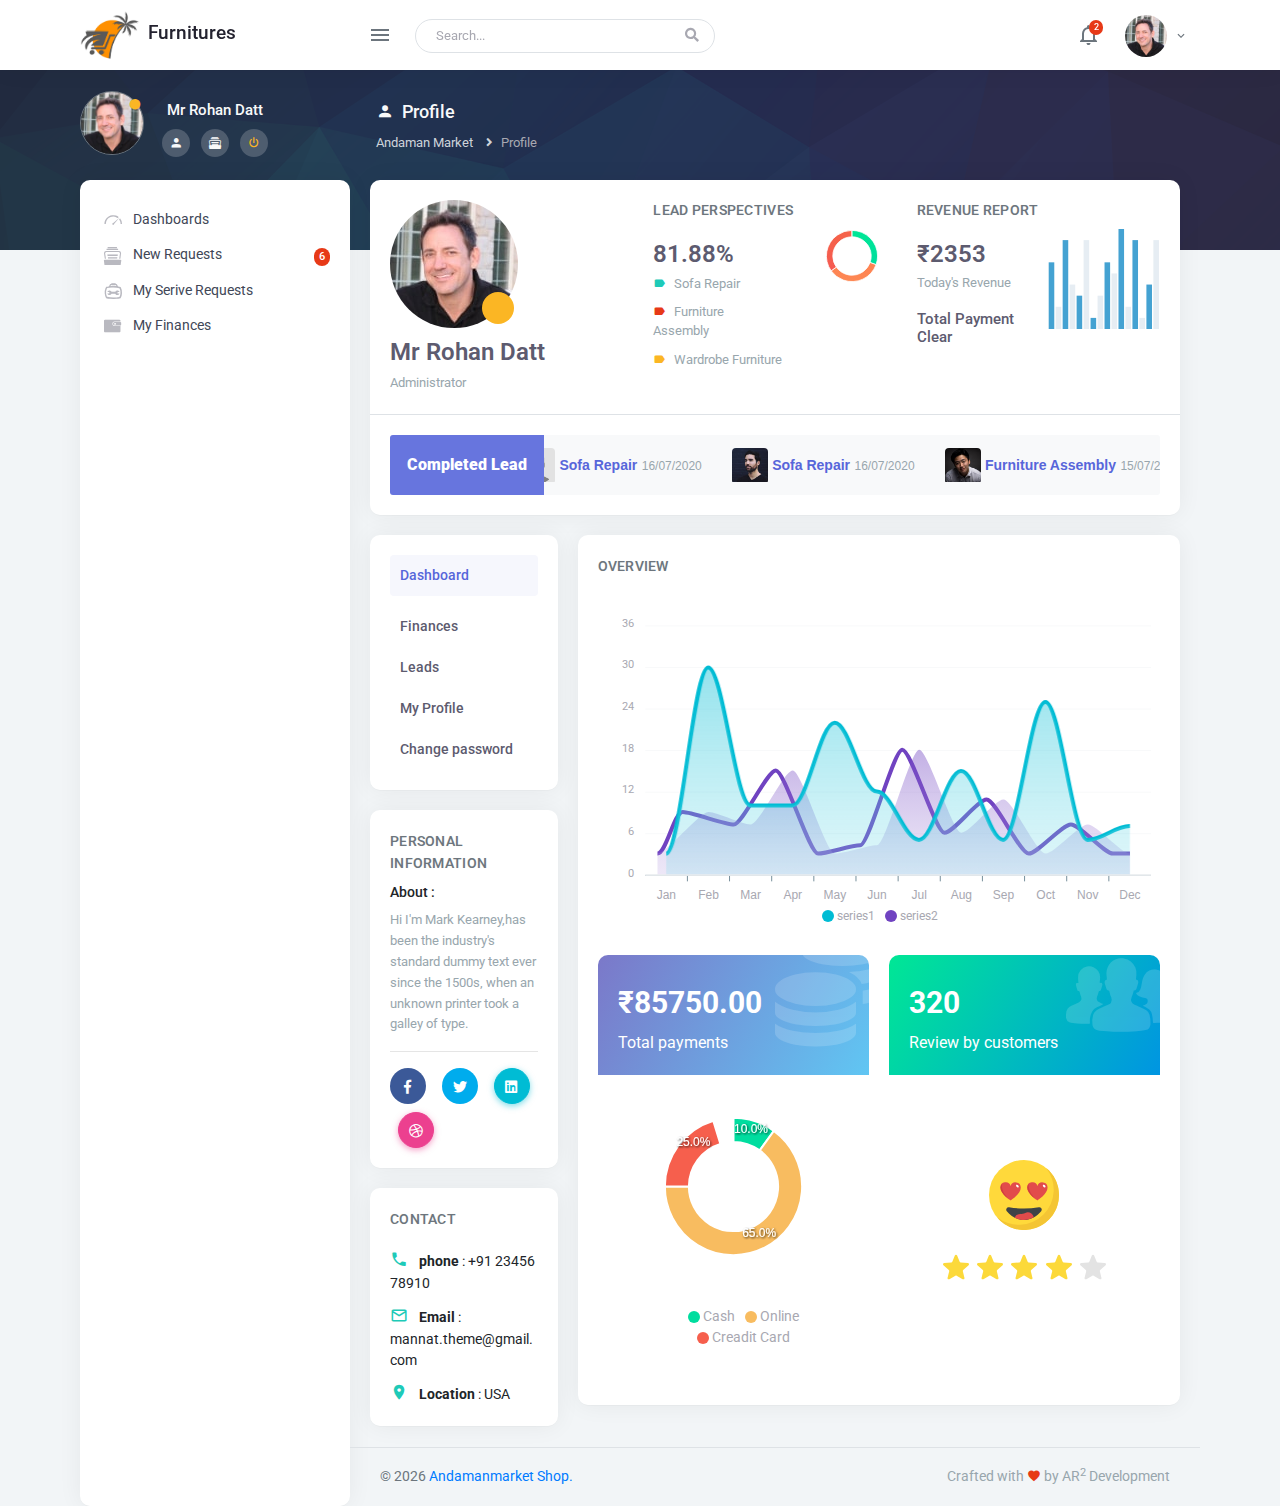
<file: profile.html>
<!DOCTYPE html>
<html lang="en">
    <head>
        <meta charset="utf-8" />
        <title>Andaman Market - Business Pro Dashboard</title>
        <meta name="viewport" content="width=device-width, initial-scale=1.0">
        <meta content="Business Pro Dashboard" name="description" />
        <meta content="AR Square Developement" name="author" />

        <!-- Favicons -->
        <link rel="apple-touch-icon" sizes="57x57" href="./assets/images/favicon/apple-icon-57x57.png">
        <link rel="apple-touch-icon" sizes="60x60" href="./assets/images/favicon/apple-icon-60x60.png">
        <link rel="apple-touch-icon" sizes="72x72" href="./assets/images/favicon/apple-icon-72x72.png">
        <link rel="apple-touch-icon" sizes="76x76" href="./assets/images/favicon/apple-icon-76x76.png">
        <link rel="apple-touch-icon" sizes="114x114" href="./assets/images/favicon/apple-icon-114x114.png">
        <link rel="apple-touch-icon" sizes="120x120" href="./assets/images/favicon/apple-icon-120x120.png">
        <link rel="apple-touch-icon" sizes="144x144" href="./assets/images/favicon/apple-icon-144x144.png">
        <link rel="apple-touch-icon" sizes="152x152" href="./assets/images/favicon/apple-icon-152x152.png">
        <link rel="apple-touch-icon" sizes="180x180" href="./assets/images/favicon/apple-icon-180x180.png">
        <link rel="icon" type="image/png" sizes="192x192"  href="./assets/images/favicon/android-icon-192x192.png">
        <link rel="icon" type="image/png" sizes="32x32" href="./assets/images/favicon/favicon-32x32.png">
        <link rel="icon" type="image/png" sizes="96x96" href="./assets/images/favicon/favicon-96x96.png">
        <link rel="icon" type="image/png" sizes="16x16" href="./assets/images/favicon/favicon-16x16.png">
        <link rel="manifest" href="./assets/images/favicon/manifest.json">
        <meta name="msapplication-TileColor" content="#ffffff">
        <meta name="msapplication-TileImage" content="./assets/images/favicon/ms-icon-144x144.png">
        <meta name="theme-color" content="#ffffff">

        <link href="assets/plugins/ticker/jquery.jConveyorTicker.css" rel="stylesheet" type="text/css" />
        <link href="assets/plugins/dropify/css/dropify.min.css" rel="stylesheet">

        <!-- App css -->
        <link href="assets/css/bootstrap.min.css" rel="stylesheet" type="text/css" />
        <link href="assets/css/icons.css" rel="stylesheet" type="text/css" />
        <link href="assets/css/icofont.css" rel="stylesheet" type="text/css" />
        <link href="assets/css/metismenu.min.css" rel="stylesheet" type="text/css" />
        <link href="assets/css/style.css" rel="stylesheet" type="text/css" />

    </head>

    <body>

        <!-- Top Bar Start -->
        <div class="topbar">
            <!-- Navbar -->
            <nav class="navbar-custom">

               <!-- LOGO -->
               <div class="topbar-left">
                   <a href="index.html" class="logo">
                       <span>
                           <img src="assets/images/logo-sm.png" alt="logo-small" class="logo-sm">
                       </span>
                       <span class="logo-text">
                           Furnitures
                       </span>
                   </a>
               </div>
   
               <ul class="list-unstyled topbar-nav float-right mb-0">
                   <li class="dropdown">
                       <a class="nav-link dropdown-toggle arrow-none waves-light waves-effect" data-toggle="dropdown" href="#" role="button"
                           aria-haspopup="false" aria-expanded="false">
                           <i class="mdi mdi-bell-outline nav-icon"></i>
                           <span class="badge badge-danger badge-pill noti-icon-badge">2</span>
                       </a>
                       <div class="dropdown-menu dropdown-menu-right dropdown-lg">
                           <!-- item-->
                           <h6 class="dropdown-item-text">
                               Notifications (14)
                           </h6>
                           <div class="slimscroll notification-list">
                               <!-- item-->
                               <a href="javascript:void(0);" class="dropdown-item notify-item active">
                                   <div class="notify-icon bg-success"><i class="mdi mdi-cart-outline"></i></div>
                                   <p class="notify-details">Your order is placed<small class="text-muted">Dummy text of the printing and typesetting industry.</small></p>
                               </a>
                               <!-- item-->
                               <a href="javascript:void(0);" class="dropdown-item notify-item">
                                   <div class="notify-icon bg-warning"><i class="mdi mdi-message"></i></div>
                                   <p class="notify-details">New Message received<small class="text-muted">You have 87 unread messages</small></p>
                               </a>
                               <!-- item-->
                               <a href="javascript:void(0);" class="dropdown-item notify-item">
                                   <div class="notify-icon bg-info"><i class="mdi mdi-martini"></i></div>
                                   <p class="notify-details">Your item is shipped<small class="text-muted">It is a long established fact that a reader will</small></p>
                               </a>
                               <!-- item-->
                               <a href="javascript:void(0);" class="dropdown-item notify-item">
                                   <div class="notify-icon bg-primary"><i class="mdi mdi-cart-outline"></i></div>
                                   <p class="notify-details">Your order is placed<small class="text-muted">Dummy text of the printing and typesetting industry.</small></p>
                               </a>
                               <!-- item-->
                               <a href="javascript:void(0);" class="dropdown-item notify-item">
                                   <div class="notify-icon bg-danger"><i class="mdi mdi-message"></i></div>
                                   <p class="notify-details">New Message received<small class="text-muted">You have 8 unread messages</small></p>
                               </a>
                           </div>
                           <!-- All-->
                           <a href="javascript:void(0);" class="dropdown-item text-center text-primary">
                               View all <i class="fi-arrow-right"></i>
                           </a>
                       </div>
                   </li>

                   <li class="dropdown">
                       <a class="nav-link dropdown-toggle waves-effect waves-light nav-user" data-toggle="dropdown" href="#" role="button"
                           aria-haspopup="false" aria-expanded="false">
                           <img src="assets/images/users/user-1.jpg" alt="profile-user" class="rounded-circle" /> 
                           <span class="ml-1 nav-user-name hidden-sm"> <i class="mdi mdi-chevron-down"></i> </span>
                       </a>
                       <div class="dropdown-menu dropdown-menu-right">
                           <a class="dropdown-item" href="profile.html"><i class="dripicons-user text-muted mr-2"></i> Profile</a>
                           <div class="dropdown-divider"></div>
                           <a class="dropdown-item" href="login.html"><i class="dripicons-exit text-muted mr-2"></i> Logout</a>
                       </div>
                   </li>
               </ul>
   
               <ul class="list-unstyled topbar-nav mb-0">
                   <li>
                       <button class="button-menu-mobile nav-link waves-effect waves-light">
                           <i class="mdi mdi-menu nav-icon"></i>
                       </button>
                   </li>

                   <li class="hide-phone app-search">
                       <form role="search" class="">
                           <input type="text" placeholder="Search..." class="form-control">
                           <a href=""><i class="fas fa-search"></i></a>
                       </form>
                   </li>
               </ul>
           </nav>
           <!-- end navbar-->
       </div>
        <!-- Top Bar End -->

        <div class="page-wrapper-img">
            <div class="page-wrapper-img-inner">
                <div class="sidebar-user media">                    
                    <img src="assets/images/users/user-1.jpg" alt="user" class="rounded-circle img-thumbnail mb-1">
                    <span class="online-icon"><i class="mdi mdi-record text-warning"></i></span>
                    <div class="media-body">
                        <h5 class="text-light">Mr Rohan Datt </h5>
                        <ul class="list-unstyled list-inline mb-0 mt-2">
                            <li class="list-inline-item">
                                <a href="profile.html" class=""><i class="mdi mdi-account text-light"></i></a>
                            </li>
                            <li class="list-inline-item">
                                <a href="mySeriveRequests.html" class=""><i class="icofont-files-stack text-light"></i></a>
                            </li>
                            <li class="list-inline-item">
                                <a href="login.html" class=""><i class="mdi mdi-power text-warning"></i></a>
                            </li>
                        </ul>
                    </div>                    
                </div>
                <!-- Page-Title -->
                <div class="row">
                    <div class="col-sm-12">
                        <div class="page-title-box">
                            <div class="float-right align-item-center mt-2">
                            </div>
                            <h4 class="page-title mb-2"><i class="mdi mdi-account mr-2"></i>Profile</h4>  
                            <div class="">
                                <ol class="breadcrumb">
                                    <li class="breadcrumb-item"><a href="javascript:void(0);">Andaman Market</a></li>
                                    <li class="breadcrumb-item active">Profile</li>
                                </ol>
                            </div>                                        
                        </div>
                    </div>
                </div>
                <!-- end page title end breadcrumb -->
            </div>
        </div>
        
        <div class="page-wrapper">
            <div class="page-wrapper-inner">
                <!-- Left Sidenav -->
                <div class="left-sidenav">
                    <ul class="metismenu left-sidenav-menu" id="side-nav">
                        <li>
                            <a href="index.html"><i class="icofont-dashboard"></i><span>Dashboards</span></a>
                        </li>

                        <li>
                            <a href="newRequests.html"><i class="icofont-files-stack"></i><span>New Requests</span><span class="badge badge-danger badge-pill float-right">6</span></a>
                        </li>

                        <li>
                            <a href="mySeriveRequests.html"><i class="icofont-tools-bag"></i><span>My Serive Requests</span></a>
                        </li>

                        <li>
                            <a href="myFinances.html"><i class="icofont-wallet"></i><span>My Finances</span></a>
                        </li>
                    </ul>
                </div>
                <!-- end left-sidenav-->

                <!-- Page Content-->
                <div class="page-content">
                    <div class="container-fluid"> 
                        <div class="row">
                            <div class="col-12">
                                <div class="card">
                                    <div class="card-body border-bottom">
                                        <div class="fro_profile">
                                            <div class="row">
                                                <div class="col-lg-4 mb-3 mb-lg-0">
                                                    <div class="fro_profile-main">
                                                        <div class="fro_profile-main-pic">
                                                            <img src="assets/images/users/user-1.jpg" alt="" class="rounded-circle">
                                                            <span class="fro-profile_main-pic-change">
                                                            </span>
                                                        </div>
                                                        <div class="fro_profile_user-detail">
                                                            <h5 class="fro_user-name">Mr Rohan Datt</h5>
                                                            <p class="mb-0 fro_user-name-post">Administrator</p>
                                                        </div>
                                                    </div>
                                                </div><!--end col-->

                                                <div class="col-lg-4 mb-3 mb-lg-0">
                                                    <div class="header-title">Lead Perspectives</div> 
                                                    <div class="row">
                                                        <div class="col-7">
                                                            <div class="seling-report">
                                                                <h3 class="seling-data mb-1">81.88%</h3>
                                                                <ul class="list-inline mb-0">
                                                                    <li class="mb-2 list-inline-item text-muted font-13"><i class="mdi mdi-label text-success mr-2"></i>Sofa Repair</li>
                                                                    <li class="mb-2 list-inline-item text-muted font-13"><i class="mdi mdi-label text-danger mr-2"></i>Furniture Assembly</li>
                                                                    <li class="mb-2 list-inline-item text-muted font-13"><i class="mdi mdi-label text-warning mr-2"></i>Wardrobe Furniture</li>
                                                                </ul>
                                                            </div>                                                            
                                                        </div>
                                                        <div class="col-5 align-item-center">
                                                            <canvas id="pro-doughnut" height="180"></canvas> 
                                                        </div>
                                                    </div> 
                                                </div><!--end col-->
                                                <div class="col-lg-4 mb-2 mb-lg-0">
                                                    <div class="header-title">Revenue Report</div>                                                    
                                                    <div class="row">
                                                        <div class="col-6">
                                                            <div class="seling-report">
                                                                <h3 class="seling-data mb-1">₹2353</h3>
                                                                <p class="text-muted">Today's Revenue</p>
                                                                <h5 class="seling-data-detail">Total Payment Clear</h5>
                                                            </div>                                                            
                                                        </div>
                                                        <div class="col-6">
                                                            <span class="peity-bar" data-peity='{ "fill": ["#44a2d2", "#e6edf3"]}' data-width="100%" data-height="100">6,2,8,4,3,8,1,3,6,5,9,2,8,1,4,8</span>
                                                        </div>
                                                    </div> 
                                                </div><!--end col-->
                                            </div><!--end row-->
                                        </div><!--end f_profile-->                                                                                
                                    </div><!--end card-body-->

                                    <div class="card-body">
                                        <div class="wrap">
                                            <div class="jctkr-label">
                                                <strong>Completed Lead</strong>
                                            </div>
                                            <div class="js-conveyor-example">
                                                <ul>
                                                    <li>
                                                        <a href="mySeriveRequests.html">
                                                            <img src="assets/images/users/user-img.jpg" alt="" class="thumb-sm rounded">
                                                            <span class="text-primary font-14"><b>Sofa Repair</b></span>
                                                            <span class="text-muted mb-0 font-12 ">16/07/2020</span>
                                                        </a>
                                                    </li>
                                                    <li>
                                                        <a href="mySeriveRequests.html">
                                                            <img src="assets/images/users/user-3.jpg" alt="" class="thumb-sm rounded">
                                                            <span class="text-primary font-14"><b>Sofa Repair</b></span>
                                                            <span class="text-muted mb-0 font-12 ">16/07/2020</span>
                                                        </a>
                                                    </li>
                                                    <li>
                                                        <a href="mySeriveRequests.html">
                                                            <img src="assets/images/users/user-4.jpg" alt="" class="thumb-sm rounded">
                                                            <span class="text-primary font-14"><b>Furniture Assembly</b></span>
                                                            <span class="text-muted mb-0 font-12 ">15/07/2020</span>
                                                        </a>
                                                    </li>
                                                    <li>
                                                        <a href="mySeriveRequests.html">
                                                            <img src="assets/images/users/user-5.jpg" alt="" class="thumb-sm rounded">
                                                            <span class="text-primary font-14"><b>Wardrobe Furniture</b></span>
                                                            <span class="text-muted mb-0 font-12 ">15/07/2020</span>
                                                        </a>
                                                    </li>
                                                    <li>
                                                        <a href="mySeriveRequests.html">
                                                            <img src="assets/images/users/user-6.jpg" alt="" class="thumb-sm rounded">
                                                            <span class="text-primary font-14"><b>Wardrobe Furniture</b></span>
                                                            <span class="text-muted mb-0 font-12 ">14/07/2020</span>
                                                        </a>
                                                    </li>
                                                    <li>
                                                        <a href="mySeriveRequests.html">
                                                            <img src="assets/images/users/user-7.jpg" alt="" class="thumb-sm rounded">
                                                            <span class="text-primary font-14"><b>Furniture Assembly</b></span>
                                                            <span class="text-muted mb-0 font-12 ">14/07/2020</span>
                                                        </a>
                                                    </li>
                                                </ul>
                                            </div>
                                        </div>
                                    </div><!--end card-body-->
                                </div><!--end card-->
                            </div><!--end col-->
                        </div><!--end row-->

                        <div class="row">
                            <div class="col-lg-3">
                                <div class="card">
                                    <div class="card-body profile-nav"> 
                                        <div class="nav flex-column nav-pills" id="profile-tab" aria-orientation="vertical">
                                            <a class="nav-link active" id="profile-dash-tab" data-toggle="pill" href="#profile-dash" aria-selected="true">Dashboard</a>
                                            <a class="nav-link mb-0" id="profile-finances-tab" data-toggle="pill" href="#profile-finances" aria-selected="false">Finances</a>
                                            <a class="nav-link mb-0" id="profile-lead-tab" data-toggle="pill" href="#profile-lead" aria-selected="false">Leads</a>
                                            <a class="nav-link mb-0" id="profile-settings-tab" data-toggle="pill" href="#profile-settings" aria-selected="false">My Profile</a>
                                            <a class="nav-link mb-0" id="profile-changepassword-tab" data-toggle="pill" href="#profile-changepassword" aria-selected="false">Change password</a>
                                        </div>
                                    </div><!--end card-body-->
                                </div><!--end card-->

                                <div class="card">
                                    <div class="card-body">
                                        <h4 class="mt-0 header-title">Personal Information</h4>
                                        <h6>About :</h6>
                                        <p class="text-muted font-13">Hi I'm Mark Kearney,has 
                                            been the industry's standard dummy text ever since the 1500s, 
                                            when an unknown printer took a galley of type.
                                        </p>
                                        <hr>
                                        <div class="button-list btn-social-icon">                                                
                                            <button type="button" class="btn btn-facebook btn-round">
                                                <i class="fab fa-facebook-f"></i>
                                            </button>
    
                                            <button type="button" class="btn btn-twitter btn-round ml-2">
                                                <i class="fab fa-twitter"></i>
                                            </button>
    
                                            <button type="button" class="btn btn-info btn-round  ml-2">
                                                <i class="fab fa-linkedin"></i>
                                            </button>
    
                                            <button type="button" class="btn btn-pink btn-round  ml-2">
                                                <i class="fab fa-dribbble"></i>
                                            </button>
                                        </div>
                                    </div><!--end card-body-->
                                </div><!--end card-->

                                <div class="card">
                                    <div class="card-body">
                                        <h4 class="mt-0 header-title mb-3">Contact</h4>   
                                        <ul class="list-unstyled mb-0">
                                            <li class=""><i class="mdi mdi-phone mr-2 text-success font-18"></i> <b> phone </b> : +91 23456 78910</li>
                                            <li class="mt-2"><i class="mdi mdi-email-outline text-success font-18 mt-2 mr-2"></i> <b> Email </b> : mannat.theme@gmail.com</li>
                                            <li class="mt-2"><i class="mdi mdi-map-marker text-success font-18 mt-2 mr-2"></i> <b>Location</b> : USA</li>
                                        </ul>
                                    </div><!--end card-body-->
                                </div><!--end card-->
                            </div><!--end col-->

                            <div class="col-lg-9">
                                <div class="card">
                                    <div class="card-body">
                                        <div class="tab-content" id="profile-tabContent">
                                            <div class="tab-pane fade show active" id="profile-dash">
                                                <h4 class="header-title mt-0">Overview</h4>
                                                <div class="chart-demo dash-apex-chart m-0">
                                                    <div id="d2_overview" class="apex-charts"></div>
                                                </div>
                                                <div class="row">
                                                    <div class="col-lg-6">
                                                        <div class="card shadow-none  overflow-hidden">
                                                            <div class="card-body bg-gradient2">
                                                                <div class="">
                                                                    <div class="card-icon">
                                                                        <i class="fas fa-coins"></i>
                                                                    </div>
                                                                    <h2 class="font-weight-bold text-white">₹85750.00</h2>
                                                                    <p class="text-white mb-0 font-16">Total payments</p>                                            
                                                                </div>
                                                            </div>
                                                            <div class="card-body">
                                                                <div class="">
                                                                    <div id="d1_payment" class="apex-charts"></div>
                                                                </div> 
                                                            </div>
                                                        </div>
                                                    </div><!--end col-->
                                                    <div class="col-lg-6">
                                                        <div class="card shadow-none overflow-hidden">
                                                            <div class="card-body bg-gradient1">
                                                                <div class="">
                                                                    <div class="card-icon">
                                                                        <i class="icofont-users-alt-5"></i>
                                                                    </div>
                                                                    <h2 class="font-weight-bold text-white">320</h2>
                                                                    <p class="text-white mb-0 font-16">Review by customers</p>                                            
                                                                </div>
                                                            </div><!--end card-body-->
                                                            <div class="card-body dash-info-carousel">                                        
                                                                <div class="feedback" style="min-height: 250px;">
                                                                    <div class="rating">
                                                                        <input type="radio" name="rating" disabled id="rating-5">
                                                                        <label for="rating-5"></label>
                                                                        <input type="radio" name="rating" disabled checked id="rating-4">
                                                                        <label for="rating-4"></label>
                                                                        <input type="radio" name="rating" disabled id="rating-3">
                                                                        <label for="rating-3"></label>
                                                                        <input type="radio" name="rating" disabled id="rating-2">
                                                                        <label for="rating-2"></label>
                                                                        <input type="radio" name="rating" disabled id="rating-1">
                                                                        <label for="rating-1"></label>
                                                                        <div class="emoji-wrapper">
                                                                            <div class="emoji">
                                                                                <svg class="rating-0" xmlns="http://www.w3.org/2000/svg" viewBox="0 0 512 512">
                                                                                    <circle cx="256" cy="256" r="256" fill="#ffd93b"/>
                                                                                    <path d="M512 256c0 141.44-114.64 256-256 256-80.48 0-152.32-37.12-199.28-95.28 43.92 35.52 99.84 56.72 160.72 56.72 141.36 0 256-114.56 256-256 0-60.88-21.2-116.8-56.72-160.72C474.8 103.68 512 175.52 512 256z" fill="#f4c534"/>
                                                                                    <ellipse transform="scale(-1) rotate(31.21 715.433 -595.455)" cx="166.318" cy="199.829" rx="56.146" ry="56.13" fill="#fff"/>
                                                                                    <ellipse transform="rotate(-148.804 180.87 175.82)" cx="180.871" cy="175.822" rx="28.048" ry="28.08" fill="#3e4347"/>
                                                                                    <ellipse transform="rotate(-113.778 194.434 165.995)" cx="194.433" cy="165.993" rx="8.016" ry="5.296" fill="#5a5f63"/>
                                                                                    <ellipse transform="scale(-1) rotate(31.21 715.397 -1237.664)" cx="345.695" cy="199.819" rx="56.146" ry="56.13" fill="#fff"/>
                                                                                    <ellipse transform="rotate(-148.804 360.25 175.837)" cx="360.252" cy="175.84" rx="28.048" ry="28.08" fill="#3e4347"/>
                                                                                    <ellipse transform="scale(-1) rotate(66.227 254.508 -573.138)" cx="373.794" cy="165.987" rx="8.016" ry="5.296" fill="#5a5f63"/>
                                                                                    <path d="M370.56 344.4c0 7.696-6.224 13.92-13.92 13.92H155.36c-7.616 0-13.92-6.224-13.92-13.92s6.304-13.92 13.92-13.92h201.296c7.696.016 13.904 6.224 13.904 13.92z" fill="#3e4347"/>
                                                                                </svg>
                                                                                <svg svg class="rating-1" xmlns="http://www.w3.org/2000/svg" viewBox="0 0 512 512">
                                                                                    <circle cx="256" cy="256" r="256" fill="#ffd93b"/>
                                                                                    <path d="M512 256A256 256 0 0 1 56.7 416.7a256 256 0 0 0 360-360c58.1 47 95.3 118.8 95.3 199.3z" fill="#f4c534"/>
                                                                                    <path d="M328.4 428a92.8 92.8 0 0 0-145-.1 6.8 6.8 0 0 1-12-5.8 86.6 86.6 0 0 1 84.5-69 86.6 86.6 0 0 1 84.7 69.8c1.3 6.9-7.7 10.6-12.2 5.1z" fill="#3e4347"/>
                                                                                    <path d="M269.2 222.3c5.3 62.8 52 113.9 104.8 113.9 52.3 0 90.8-51.1 85.6-113.9-2-25-10.8-47.9-23.7-66.7-4.1-6.1-12.2-8-18.5-4.2a111.8 111.8 0 0 1-60.1 16.2c-22.8 0-42.1-5.6-57.8-14.8-6.8-4-15.4-1.5-18.9 5.4-9 18.2-13.2 40.3-11.4 64.1z" fill="#f4c534"/>
                                                                                    <path d="M357 189.5c25.8 0 47-7.1 63.7-18.7 10 14.6 17 32.1 18.7 51.6 4 49.6-26.1 89.7-67.5 89.7-41.6 0-78.4-40.1-82.5-89.7A95 95 0 0 1 298 174c16 9.7 35.6 15.5 59 15.5z" fill="#fff"/>
                                                                                    <path d="M396.2 246.1a38.5 38.5 0 0 1-38.7 38.6 38.5 38.5 0 0 1-38.6-38.6 38.6 38.6 0 1 1 77.3 0z" fill="#3e4347"/>
                                                                                    <path d="M380.4 241.1c-3.2 3.2-9.9 1.7-14.9-3.2-4.8-4.8-6.2-11.5-3-14.7 3.3-3.4 10-2 14.9 2.9 4.9 5 6.4 11.7 3 15z" fill="#fff"/>
                                                                                    <path d="M242.8 222.3c-5.3 62.8-52 113.9-104.8 113.9-52.3 0-90.8-51.1-85.6-113.9 2-25 10.8-47.9 23.7-66.7 4.1-6.1 12.2-8 18.5-4.2 16.2 10.1 36.2 16.2 60.1 16.2 22.8 0 42.1-5.6 57.8-14.8 6.8-4 15.4-1.5 18.9 5.4 9 18.2 13.2 40.3 11.4 64.1z" fill="#f4c534"/>
                                                                                    <path d="M155 189.5c-25.8 0-47-7.1-63.7-18.7-10 14.6-17 32.1-18.7 51.6-4 49.6 26.1 89.7 67.5 89.7 41.6 0 78.4-40.1 82.5-89.7A95 95 0 0 0 214 174c-16 9.7-35.6 15.5-59 15.5z" fill="#fff"/>
                                                                                    <path d="M115.8 246.1a38.5 38.5 0 0 0 38.7 38.6 38.5 38.5 0 0 0 38.6-38.6 38.6 38.6 0 1 0-77.3 0z" fill="#3e4347"/>
                                                                                    <path d="M131.6 241.1c3.2 3.2 9.9 1.7 14.9-3.2 4.8-4.8 6.2-11.5 3-14.7-3.3-3.4-10-2-14.9 2.9-4.9 5-6.4 11.7-3 15z" fill="#fff"/>
                                                                                </svg>
                                                                                <svg class="rating-2" xmlns="http://www.w3.org/2000/svg" viewBox="0 0 512 512">
                                                                                    <circle cx="256" cy="256" r="256" fill="#ffd93b"/>
                                                                                    <path d="M512 256A256 256 0 0 1 56.7 416.7a256 256 0 0 0 360-360c58.1 47 95.3 118.8 95.3 199.3z" fill="#f4c534"/>
                                                                                    <path d="M336.6 403.2c-6.5 8-16 10-25.5 5.2a117.6 117.6 0 0 0-110.2 0c-9.4 4.9-19 3.3-25.6-4.6-6.5-7.7-4.7-21.1 8.4-28 45.1-24 99.5-24 144.6 0 13 7 14.8 19.7 8.3 27.4z" fill="#3e4347"/>
                                                                                    <path d="M276.6 244.3a79.3 79.3 0 1 1 158.8 0 79.5 79.5 0 1 1-158.8 0z" fill="#fff"/>
                                                                                    <circle cx="340" cy="260.4" r="36.2" fill="#3e4347"/>
                                                                                    <g fill="#fff">
                                                                                        <ellipse transform="rotate(-135 326.4 246.6)" cx="326.4" cy="246.6" rx="6.5" ry="10"/>
                                                                                        <path d="M231.9 244.3a79.3 79.3 0 1 0-158.8 0 79.5 79.5 0 1 0 158.8 0z"/>
                                                                                    </g>
                                                                                    <circle cx="168.5" cy="260.4" r="36.2" fill="#3e4347"/>
                                                                                    <ellipse transform="rotate(-135 182.1 246.7)" cx="182.1" cy="246.7" rx="10" ry="6.5" fill="#fff"/>
                                                                                </svg>
                                                                                <svg class="rating-3" xmlns="http://www.w3.org/2000/svg" viewBox="0 0 512 512">
                                                                                    <circle cx="256" cy="256" r="256" fill="#ffd93b"/>
                                                                                    <path d="M407.7 352.8a163.9 163.9 0 0 1-303.5 0c-2.3-5.5 1.5-12 7.5-13.2a780.8 780.8 0 0 1 288.4 0c6 1.2 9.9 7.7 7.6 13.2z" fill="#3e4347"/>
                                                                                    <path d="M512 256A256 256 0 0 1 56.7 416.7a256 256 0 0 0 360-360c58.1 47 95.3 118.8 95.3 199.3z" fill="#f4c534"/>
                                                                                    <g fill="#fff">
                                                                                    <path d="M115.3 339c18.2 29.6 75.1 32.8 143.1 32.8 67.1 0 124.2-3.2 143.2-31.6l-1.5-.6a780.6 780.6 0 0 0-284.8-.6z"/>
                                                                                    <ellipse cx="356.4" cy="205.3" rx="81.1" ry="81"/>
                                                                                    </g>
                                                                                    <ellipse cx="356.4" cy="205.3" rx="44.2" ry="44.2" fill="#3e4347"/>
                                                                                    <g fill="#fff">
                                                                                    <ellipse transform="scale(-1) rotate(45 454 -906)" cx="375.3" cy="188.1" rx="12" ry="8.1"/>
                                                                                    <ellipse cx="155.6" cy="205.3" rx="81.1" ry="81"/>
                                                                                    </g>
                                                                                    <ellipse cx="155.6" cy="205.3" rx="44.2" ry="44.2" fill="#3e4347"/>
                                                                                    <ellipse transform="scale(-1) rotate(45 454 -421.3)" cx="174.5" cy="188" rx="12" ry="8.1" fill="#fff"/>
                                                                                </svg>
                                                                                <svg class="rating-4" xmlns="http://www.w3.org/2000/svg" viewBox="0 0 512 512">
                                                                                    <circle cx="256" cy="256" r="256" fill="#ffd93b"/>
                                                                                    <path d="M512 256A256 256 0 0 1 56.7 416.7a256 256 0 0 0 360-360c58.1 47 95.3 118.8 95.3 199.3z" fill="#f4c534"/>
                                                                                    <path d="M232.3 201.3c0 49.2-74.3 94.2-74.3 94.2s-74.4-45-74.4-94.2a38 38 0 0 1 74.4-11.1 38 38 0 0 1 74.3 11.1z" fill="#e24b4b"/>
                                                                                    <path d="M96.1 173.3a37.7 37.7 0 0 0-12.4 28c0 49.2 74.3 94.2 74.3 94.2C80.2 229.8 95.6 175.2 96 173.3z" fill="#d03f3f"/>
                                                                                    <path d="M215.2 200c-3.6 3-9.8 1-13.8-4.1-4.2-5.2-4.6-11.5-1.2-14.1 3.6-2.8 9.7-.7 13.9 4.4 4 5.2 4.6 11.4 1.1 13.8z" fill="#fff"/>
                                                                                    <path d="M428.4 201.3c0 49.2-74.4 94.2-74.4 94.2s-74.3-45-74.3-94.2a38 38 0 0 1 74.4-11.1 38 38 0 0 1 74.3 11.1z" fill="#e24b4b"/>
                                                                                    <path d="M292.2 173.3a37.7 37.7 0 0 0-12.4 28c0 49.2 74.3 94.2 74.3 94.2-77.8-65.7-62.4-120.3-61.9-122.2z" fill="#d03f3f"/>
                                                                                    <path d="M411.3 200c-3.6 3-9.8 1-13.8-4.1-4.2-5.2-4.6-11.5-1.2-14.1 3.6-2.8 9.7-.7 13.9 4.4 4 5.2 4.6 11.4 1.1 13.8z" fill="#fff"/>
                                                                                    <path d="M381.7 374.1c-30.2 35.9-75.3 64.4-125.7 64.4s-95.4-28.5-125.8-64.2a17.6 17.6 0 0 1 16.5-28.7 627.7 627.7 0 0 0 218.7-.1c16.2-2.7 27 16.1 16.3 28.6z" fill="#3e4347"/>
                                                                                    <path d="M256 438.5c25.7 0 50-7.5 71.7-19.5-9-33.7-40.7-43.3-62.6-31.7-29.7 15.8-62.8-4.7-75.6 34.3 20.3 10.4 42.8 17 66.5 17z" fill="#e24b4b"/>
                                                                                </svg>
                                                                                <svg class="rating-5" xmlns="http://www.w3.org/2000/svg" viewBox="0 0 512 512">
                                                                                    <g fill="#ffd93b">
                                                                                    <circle cx="256" cy="256" r="256"/>
                                                                                    <path d="M512 256A256 256 0 0 1 56.8 416.7a256 256 0 0 0 360-360c58 47 95.2 118.8 95.2 199.3z"/>
                                                                                    </g>
                                                                                    <path d="M512 99.4v165.1c0 11-8.9 19.9-19.7 19.9h-187c-13 0-23.5-10.5-23.5-23.5v-21.3c0-12.9-8.9-24.8-21.6-26.7-16.2-2.5-30 10-30 25.5V261c0 13-10.5 23.5-23.5 23.5h-187A19.7 19.7 0 0 1 0 264.7V99.4c0-10.9 8.8-19.7 19.7-19.7h472.6c10.8 0 19.7 8.7 19.7 19.7z" fill="#e9eff4"/>
                                                                                    <path d="M204.6 138v88.2a23 23 0 0 1-23 23H58.2a23 23 0 0 1-23-23v-88.3a23 23 0 0 1 23-23h123.4a23 23 0 0 1 23 23z" fill="#45cbea"/>
                                                                                    <path d="M476.9 138v88.2a23 23 0 0 1-23 23H330.3a23 23 0 0 1-23-23v-88.3a23 23 0 0 1 23-23h123.4a23 23 0 0 1 23 23z" fill="#e84d88"/>
                                                                                    <g fill="#38c0dc">
                                                                                    <path d="M95.2 114.9l-60 60v15.2l75.2-75.2zM123.3 114.9L35.1 203v23.2c0 1.8.3 3.7.7 5.4l116.8-116.7h-29.3z"/>
                                                                                    </g>
                                                                                    <g fill="#d23f77">
                                                                                    <path d="M373.3 114.9l-66 66V196l81.3-81.2zM401.5 114.9l-94.1 94v17.3c0 3.5.8 6.8 2.2 9.8l121.1-121.1h-29.2z"/>
                                                                                    </g>
                                                                                    <path d="M329.5 395.2c0 44.7-33 81-73.4 81-40.7 0-73.5-36.3-73.5-81s32.8-81 73.5-81c40.5 0 73.4 36.3 73.4 81z" fill="#3e4347"/>
                                                                                    <path d="M256 476.2a70 70 0 0 0 53.3-25.5 34.6 34.6 0 0 0-58-25 34.4 34.4 0 0 0-47.8 26 69.9 69.9 0 0 0 52.6 24.5z" fill="#e24b4b"/>
                                                                                    <path d="M290.3 434.8c-1 3.4-5.8 5.2-11 3.9s-8.4-5.1-7.4-8.7c.8-3.3 5.7-5 10.7-3.8 5.1 1.4 8.5 5.3 7.7 8.6z" fill="#fff" opacity=".2"/>
                                                                                </svg>
                                                                            </div>
                                                                        </div>
                                                                    </div>
                                                                </div>
                                                            </div><!--end card-body-->
                                                        </div><!--end card-->
                                                    </div><!--end col-->
                                                </div><!--end row-->                                                
                                            </div><!--end tab-pane-->

                                            <div class="tab-pane fade" id="profile-finances">
                                                <div class="row">
                                                    <div class="col-lg-4">
                                                        <div class="card no-shadow">
                                                            <div class="card-body mb-0">
                                                                <div class="row">                                            
                                                                    <div class="col-8 align-self-center">
                                                                        <div class="">
                                                                            <h4 class="mt-0 header-title">Completed Service</h4>
                                                                            <h2 class="mt-0 font-weight-bold text-dark">140</h2> 
                                                                            <p class="mb-0 text-muted"><span class="text-success"><i class="mdi mdi-arrow-up"></i>14.5%</span> Up From Last Week</p>
                                                                        </div>
                                                                    </div><!--end col-->
                                                                    <div class="col-4 align-self-center">
                                                                        <div class="icon-info text-right">
                                                                            <i class="icofont-files-stack bg-soft-warning"></i>
                                                                        </div>
                                                                    </div><!--end col-->
                                                                </div><!--end row-->
                                                            </div><!--end card-body-->
                                                        </div><!--end card-->
                                                    </div><!--end col-->
                                                    <div class="col-lg-4">
                                                        <div class="card no-shadow">
                                                            <div class="card-body mb-0">
                                                                <div class="row">                                            
                                                                    <div class="col-8 align-self-center">
                                                                        <div class="">
                                                                            <h4 class="mt-0 header-title">Total Earnings</h4>
                                                                            <h2 class="mt-0 font-weight-bold text-dark">₹35,540.00</h2> 
                                                                            <p class="mb-0 text-muted"><span class="text-danger"><i class="mdi mdi-arrow-down"></i>10%</span> Up From Last Week</p>
                                                                        </div>
                                                                    </div><!--end col-->
                                                                    <div class="col-4 align-self-center">
                                                                        <div class="icon-info text-right">
                                                                            <i class="icofont-rupee-true bg-soft-success"></i>
                                                                        </div>
                                                                    </div><!--end col-->
                                                                </div><!--end row-->
                                                            </div><!--end card-body-->
                                                        </div><!--end card-->
                                                    </div><!--end col-->
                                                    <div class="col-lg-4">
                                                        <div class="card no-shadow">
                                                            <div class="card-body mb-0">
                                                                <div class="row">                                            
                                                                    <div class="col-8 align-self-center">
                                                                        <div class="">
                                                                            <h4 class="mt-0 header-title">Pending Tasks Budget</h4>
                                                                            <h2 class="mt-0 font-weight-bold text-dark">₹15,540.00</h2> 
                                                                            <p class="mb-0 text-muted"><span class="text-success"><i class="mdi mdi-arrow-up"></i>14.5%</span> Up From Last Week</p>
                                                                        </div>
                                                                    </div><!--end col-->
                                                                    <div class="col-4 align-self-center">
                                                                        <div class="icon-info text-right">
                                                                            <i class="icofont-rupee-plus bg-soft-danger"></i>
                                                                        </div>
                                                                    </div><!--end col-->
                                                                </div><!--end row-->
                                                            </div><!--end card-body-->                                                                 
                                                        </div><!--end card-->
                                                    </div><!--end col-->
                                                </div>

                                                <div class="row">
                                                    <div class="col-12">
                                                        <h4 class="mt-0 header-title">Survey &amp; performance</h4>
                                                        <div class="chart-demo">
                                                            <div id="apex_sales" class="apex-charts"></div>
                                                        </div>
                                                    </div>
                                                </div>

                                                <div class="row">
                                                    <div class="col-md-6">
                                                        <div class="card no-shadow">
                                                            <div class="card-body">        
                                                                <h3 class="mt-0 header-title font-18">12,284</h4>
                                                                    <p class="text-muted mb-4 font-13">
                                                                       <span class="text-pink mt-0"><b>+08.21%</b></span> TOTAL LIKES
                                                                    </p>
                                                                      <span class="text-muted">TARGET: <span class="text-success"><b>35,684</b></span></span>
                                                                      <span class="float-right text-muted">DURATION : <span class="text-warning"><b>468</b></span></span>

                                                                <div class="progress mb-3 mt-2">
                                                                    <div class="progress-bar bg-success" role="progressbar" style="width:55%" aria-valuenow="20" aria-valuemin="0" aria-valuemax="100">55%</div>
                                                                    <div class="progress-bar progress-bar-striped bg-warning" role="progressbar" style="width: 20%" aria-valuenow="20" aria-valuemin="0" aria-valuemax="100">20%</div>
                                                                </div>
                                                            </div><!--end card-body-->
                                                        </div><!--end card-->
                                                    </div>
                                                    <div class="col-md-6">
                                                        <div class="card no-shadow">
                                                            <div class="card-body">        
                                                                <h3 class="mt-0 header-title font-18">10,946</h4>
                                                                    <p class="text-muted mb-4 font-13">
                                                                       <span class="text-pink mt-0"><b>+08.21%</b></span> TOTAL LIKES
                                                                    </p>
                                                                      <span class="text-muted">TARGET: <span class="text-success"><b>35,684</b></span></span>
                                                                      <span class="float-right text-muted">DURATION : <span class="text-warning"><b>468</b></span></span>

                                                                <div class="progress mb-3 mt-2">
                                                                    <div class="progress-bar bg-success" role="progressbar" style="width: 40%" aria-valuenow="20" aria-valuemin="0" aria-valuemax="100">40%</div>
                                                                    <div class="progress-bar progress-bar-striped bg-warning" role="progressbar" style="width: 20%" aria-valuenow="20" aria-valuemin="0" aria-valuemax="100">20%</div>
                                                                </div>
                        
                                                              
                                                            </div><!--end card-body-->
                                                        </div><!--end card-->
                                                    </div>
                                                </div>
                                          
                                                <div class="row">
                                                    <div class="col-md-6">
                                                        <div class="card no-shadow">
                                                            <div class="card-body">        
                                                                <h3 class="mt-0 header-title font-18">09,846</h4>
                                                                    <p class="text-muted mb-4 font-13">
                                                                       <span class="text-pink mt-0"><b>-02.74%</b></span> TOTAL LIKES
                                                                    </p>
                                                                      <span class="text-muted">ON TIME TARGET COMPLETION: <span class="text-success"><b>25,463 </b></span></span>
                                                                      <span class="float-right text-muted">DURATION : <span class="text-warning"><b>468</b></span></span>
                                                                <div class="progress mb-3 mt-2">
                                                                    <div class="progress-bar bg-success" role="progressbar" style="width:30%" aria-valuenow="20" aria-valuemin="10" aria-valuemax="100">30%</div>
                                                                    <div class="progress-bar progress-bar-striped bg-warning" role="progressbar" style="width: 40%" aria-valuenow="20" aria-valuemin="0" aria-valuemax="100">40%</div>
                                                                </div>
                                                            </div><!--end card-body-->
                                                        </div><!--end card-->
                                                    </div>
                                                    <div class="col-md-6">
                                                        <div class="card no-shadow">
                                                            <div class="card-body">        
                                                                <h3 class="mt-0 header-title font-18">09,846</h4>
                                                                    <p class="text-muted mb-4 font-13">
                                                                       <span class="text-pink mt-0"><b>-02.74%</b></span> TOTAL LIKES
                                                                    </p>
                                                                      <span class="text-muted">ON TIME TARGET COMPLETION: <span class="text-success"><b>25,463 </b></span></span>
                                                                      <span class="float-right text-muted">DURATION : <span class="text-warning"><b>468</b></span></span>
                                                                <div class="progress mb-3 mt-2">
                                                                    <div class="progress-bar bg-success" role="progressbar" style="width:55%" aria-valuenow="20" aria-valuemin="0" aria-valuemax="100">55%</div>
                                                                    <div class="progress-bar progress-bar-striped bg-warning" role="progressbar" style="width: 20%" aria-valuenow="20" aria-valuemin="0" aria-valuemax="100">20%</div>
                                                                </div>
                                                            </div><!--end card-body-->
                                                        </div><!--end card-->
                                                    </div>
                                                </div>
                                            </div><!--end tab-pane-->

                                            <div class="tab-pane fade" id="profile-lead">
                                                <div class="row">
                                                    <div class="col-lg-4">
                                                        <div class="card no-shadow">
                                                            <div class="card-body mb-0">
                                                                <div class="row">                                            
                                                                    <div class="col-8 align-self-center">
                                                                        <div class="">
                                                                            <h4 class="mt-0 header-title">Total Leads</h4>
                                                                            <h2 class="mt-0 font-weight-bold text-dark">140</h2> 
                                                                            <p class="mb-0 text-muted"><span class="text-success"><i class="mdi mdi-arrow-up"></i>14.5%</span> Up From Last Week</p>
                                                                        </div>
                                                                    </div><!--end col-->
                                                                    <div class="col-4 align-self-center">
                                                                        <div class="icon-info text-right">
                                                                            <i class="icofont-files-stack bg-soft-warning"></i>
                                                                        </div>
                                                                    </div><!--end col-->
                                                                </div><!--end row-->
                                                            </div><!--end card-body-->
                                                        </div><!--end card-->
                                                    </div><!--end col-->
                                                    <div class="col-lg-4">
                                                        <div class="card no-shadow">
                                                            <div class="card-body mb-0">
                                                                <div class="row">                                            
                                                                    <div class="col-8 align-self-center">
                                                                        <div class="">
                                                                            <h4 class="mt-0 header-title">Total Revenue</h4>
                                                                            <h2 class="mt-0 font-weight-bold text-dark">₹35,540.00</h2> 
                                                                            <p class="mb-0 text-muted"><span class="text-danger"><i class="mdi mdi-arrow-down"></i>10%</span> Up From Last Week</p>
                                                                        </div>
                                                                    </div><!--end col-->
                                                                    <div class="col-4 align-self-center">
                                                                        <div class="icon-info text-right">
                                                                            <i class="icofont-rupee-true bg-soft-success"></i>
                                                                        </div>
                                                                    </div><!--end col-->
                                                                </div><!--end row-->
                                                            </div><!--end card-body-->
                                                        </div><!--end card-->
                                                    </div><!--end col-->
                                                    <div class="col-lg-4">
                                                        <div class="card no-shadow">
                                                            <div class="card-body mb-0">
                                                                <div class="row">                                            
                                                                    <div class="col-8 align-self-center">
                                                                        <div class="">
                                                                            <h4 class="mt-0 header-title">Total Cost for Leads</h4>
                                                                            <h2 class="mt-0 font-weight-bold text-dark">₹15,540.00</h2> 
                                                                            <p class="mb-0 text-muted"><span class="text-success"><i class="mdi mdi-arrow-up"></i>14.5%</span> Up From Last Week</p>
                                                                        </div>
                                                                    </div><!--end col-->
                                                                    <div class="col-4 align-self-center">
                                                                        <div class="icon-info text-right">
                                                                            <i class="icofont-rupee-plus bg-soft-danger"></i>
                                                                        </div>
                                                                    </div><!--end col-->
                                                                </div><!--end row-->
                                                            </div><!--end card-body-->                                                                 
                                                        </div><!--end card-->
                                                    </div><!--end col-->
                                                </div><!--end row-->

                                                <div class="row">
                                                    <div class="col-md-4">
                                                        <h4 class="mt-0 header-title mb-3">Lead Perspectives</h4>
                                                        <div class="chart-demo">
                                                            <div id="apex_overview" class="apex-charts"></div>
                                                        </div>
                                                    </div><!--end col-->
                                                    <div class="col-md-8">
                                                        <h4 class="mt-0 header-title mb-3">Lead Overview</h4>
                                                        <div class="chart-demo">
                                                            <div id="apex_lead" class="apex-charts"></div>
                                                        </div>
                                                    </div><!--end col-->
                                                </div><!--end row-->
                                                
                                                <div class="new-product mt-5">
                                                    <h4 class="mt-0 header-title">Tips &amp; Videos</h4>
                                                    <div class="row">
                                                        <div class="col-lg-6">
                                                            <div class="new-product-img">
                                                                <div class="card-body p-2">
                                                                    <iframe width="100%" height="260" src="https://www.youtube.com/embed/tgbNymZ7vqY">
                                                                    </iframe>
                                                                </div>
                                                            </div>
                                                        </div><!--end col-->
                                                        <div class="col-lg-6">
                                                            <div class="new-product-img">
                                                                <div class="card-body p-2">
                                                                    <iframe width="100%" height="260" src="https://www.youtube.com/embed/tgbNymZ7vqY">
                                                                    </iframe>
                                                                </div>
                                                            </div>
                                                        </div><!--end col-->
                                                    </div><!--end row-->
                                                </div><!--end new-product-->
                                            </div><!--end tab-pen-->

                                            <div class="tab-pane fade" id="profile-settings">
                                                <div class="row">
                                                    <div class="col-lg-11">
                                                        <div class="">
                                                            <form method="post" class="card-box">
                                                                <input type="file" id="input-file-now-custom-1" class="dropify" data-default-file="assets/images/users/user-1.jpg" />
                                                            </form>
                                                        </div>
    
                                                        <div class="">
                                                            <form class="form-horizontal form-material mb-0">
                                                                <div class="form-group row">
                                                                    <label for="ffullname" class="col-sm-2 col-form-label text-right">Full Name</label>
                                                                    <div class="col-sm-10">
                                                                        <div class="row">
                                                                            <div class="col-md-6">
                                                                                <input class="form-control" type="text" value="" id="ffullname" />
                                                                                <small class="form-text text-muted">First Name</small>
                                                                            </div>
                                                                            <div class="col-md-6">
                                                                                <input class="form-control" type="text" value="" id="lfullname" />
                                                                                <small class="form-text text-muted">Last Name</small>
                                                                            </div>
                                                                        </div>
                                                                    </div>
                                                                </div>
                                                                <div class="form-group row">
                                                                    <label for="experience" class="col-sm-2 col-form-label text-right">Experience</label>
                                                                    <div class="col-sm-10">
                                                                        <div class="row">
                                                                            <div class="col-md-6">
                                                                                <input class="form-control" type="text" value="" id="startDate" />
                                                                                <small class="form-text text-muted">Start Date</small>
                                                                            </div>
                                                                            <div class="col-md-6">
                                                                                <input class="form-control" type="text" value="" id="experience" />
                                                                                <small class="form-text text-muted">Total Experience</small>
                                                                            </div>
                                                                        </div>
                                                                    </div>
                                                                </div>
                                                                <div class="form-group row">
                                                                    <label for="Specialization" class="col-sm-2 col-form-label text-right">Specialization</label>
                                                                    <div class="col-sm-10">
                                                                        <input class="form-control" type="text" value="" id="Specialization" />
                                                                    </div>
                                                                </div>
                                                                <div class="form-group row">
                                                                    <label for="phoneNumber" class="col-sm-2 col-form-label text-right">Phone Number</label>
                                                                    <div class="col-sm-10">
                                                                        <div class="row">
                                                                            <div class="col-md-6">
                                                                                <input class="form-control" type="text" value="" id="phoneNumber" />
                                                                                <small class="form-text text-muted">Personal Number</small>
                                                                            </div>
                                                                            <div class="col-md-6">
                                                                                <input class="form-control" type="text" value="" id="emergencyNumber" />
                                                                                <small class="form-text text-muted">Emergency Number</small>
                                                                            </div>
                                                                        </div>
                                                                    </div>
                                                                </div>
                                                                <div class="form-group row">
                                                                    <label for="email" class="col-sm-2 col-form-label text-right">Email</label>
                                                                    <div class="col-sm-10">
                                                                        <input class="form-control" type="email" value="" id="email" />
                                                                    </div>
                                                                </div>
                                                                <div class="form-group row">
                                                                    <label for="address" class="col-sm-2 col-form-label text-right">Home Address</label>
                                                                    <div class="col-sm-10">
                                                                        <div class="row">
                                                                            <div class="col-12 mb-3">
                                                                                <input class="form-control" type="text" value="" id="address" />
                                                                                <small class="form-text text-muted">Street Address</small>
                                                                            </div>
                                                                            <div class="col-12 mb-3">
                                                                                <input class="form-control" type="text" value="" id="streetAddress" />
                                                                                <small class="form-text text-muted">Street Address Line 2</small>
                                                                            </div>
                                                                        </div>
                                                                        <div class="row mb-3">
                                                                            <div class="col-md-6">
                                                                                <input class="form-control" type="text" value="" id="city" />
                                                                                <small class="form-text text-muted">City</small>
                                                                            </div>
                                                                            <div class="col-md-6">
                                                                                <input class="form-control" type="text" value="" id="state" />
                                                                                <small class="form-text text-muted">State</small>
                                                                            </div>
                                                                        </div>
                                                                        <div class="row mb-3">
                                                                            <div class="col-md-6">
                                                                                <input class="form-control" type="text" value="" id="zip" />
                                                                                <small class="form-text text-muted">Postal / Zip Code</small>
                                                                            </div>
                                                                            <div class="col-md-6">
                                                                                <input class="form-control" type="text" value="India" id="country" />
                                                                                <small class="form-text text-muted">Country</small>
                                                                            </div>
                                                                        </div>
                                                                    </div>
                                                                </div>
                                                                <hr>
                                                                <div class="row mt-3 mb-3">
                                                                    <div class="col-sm-2"></div>
                                                                    <div class="col-sm-10">
                                                                        <h4 class="mt-0 header-title text-primary mb-1">Company Details</h4>
                                                                        <small class="form-text text-muted">Your company details and contact information</small>
                                                                    </div>
                                                                </div>
                                                                <div class="form-group row">
                                                                    <label for="companyName" class="col-sm-2 col-form-label text-right">Company Name</label>
                                                                    <div class="col-sm-10">
                                                                        <input class="form-control" type="text" value="" id="companyName" />
                                                                    </div>
                                                                </div>
                                                                <div class="form-group row">
                                                                    <label for="address" class="col-sm-2 col-form-label text-right">Address</label>
                                                                    <div class="col-sm-10">
                                                                        <div class="row">
                                                                            <div class="col-12 mb-3">
                                                                                <input class="form-control" type="text" value="" id="address" />
                                                                                <small class="form-text text-muted">Street Address</small>
                                                                            </div>
                                                                            <div class="col-12 mb-3">
                                                                                <input class="form-control" type="text" value="" id="streetAddress" />
                                                                                <small class="form-text text-muted">Street Address Line 2</small>
                                                                            </div>
                                                                        </div>
                                                                        <div class="row mb-3">
                                                                            <div class="col-md-6">
                                                                                <input class="form-control" type="text" value="" id="city" />
                                                                                <small class="form-text text-muted">City</small>
                                                                            </div>
                                                                            <div class="col-md-6">
                                                                                <input class="form-control" type="text" value="" id="state" />
                                                                                <small class="form-text text-muted">State</small>
                                                                            </div>
                                                                        </div>
                                                                        <div class="row mb-3">
                                                                            <div class="col-md-6">
                                                                                <input class="form-control" type="text" value="" id="zip" />
                                                                                <small class="form-text text-muted">Postal / Zip Code</small>
                                                                            </div>
                                                                            <div class="col-md-6">
                                                                                <input class="form-control" type="text" value="India" id="country" />
                                                                                <small class="form-text text-muted">Country</small>
                                                                            </div>
                                                                        </div>
                                                                    </div>
                                                                </div>
                                                                <div class="form-group row">
                                                                    <label for="cFirstName" class="col-sm-2 col-form-label text-right">Contact Person</label>
                                                                    <div class="col-sm-10">
                                                                        <div class="row">
                                                                            <div class="col-md-6">
                                                                                <input class="form-control" type="text" value="" id="cFirstName" />
                                                                                <small class="form-text text-muted">First Name</small>
                                                                            </div>
                                                                            <div class="col-md-6">
                                                                                <input class="form-control" type="text" value="" id="cLastName" />
                                                                                <small class="form-text text-muted">Last Name</small>
                                                                            </div>
                                                                        </div>
                                                                    </div>
                                                                </div>
                                                                <div class="form-group row">
                                                                    <label for="designation" class="col-sm-2 col-form-label text-right">Designation</label>
                                                                    <div class="col-sm-10">
                                                                        <input class="form-control" type="text" value="" id="designation" />
                                                                    </div>
                                                                </div>
                                                                <div class="form-group row">
                                                                    <label for="phoneNumber" class="col-sm-2 col-form-label text-right">Phone Number</label>
                                                                    <div class="col-sm-10">
                                                                        <input class="form-control" type="text" value="" id="phoneNumber" />
                                                                    </div>
                                                                </div>
                                                                <div class="form-group row">
                                                                    <label for="email" class="col-sm-2 col-form-label text-right">Email</label>
                                                                    <div class="col-sm-10">
                                                                        <input class="form-control" type="email" value="" id="email" />
                                                                    </div>
                                                                </div>
                                                                <div class="form-group row text-right">
                                                                    <div class="col-sm-12 ml-auto">
                                                                        <a href="#" class="btn btn-primary mr-1">Update Profile</a>
                                                                        <a href="#" class="btn btn-danger">Cancel</a>
                                                                    </div>
                                                                </div>
                                                            </form>
                                                        </div>
                                                    </div> <!--end col-->                                          
                                                </div><!--end row-->
                                            </div><!--end tab-pane-->

                                            <div class="tab-pane fade" id="profile-changepassword">
                                                <h4 class="header-title mt-0 mb-4">Change your password</h4>
                                                <div class="row">
                                                    <div class="col-md-8">
                                                        <form>                                                                
                                                            <div class="form-group row">
                                                                <label for="password" class="col-sm-4 col-form-label">Password</label>
                                                                <div class="col-sm-8">
                                                                    <input type="password" class="form-control" id="password" placeholder="Password" />
                                                                </div>
                                                            </div>

                                                            <div class="form-group row">
                                                                <label for="cpassword" class="col-sm-4 col-form-label">Confirm Password</label>
                                                                <div class="col-sm-8">
                                                                    <input type="password" class="form-control" id="cpassword" placeholder="Confirm Password" />
                                                                </div>
                                                            </div>

                                                            <div class="row text-right">
                                                                <div class="col-sm-10 ml-auto">
                                                                    <button type="submit" class="btn btn-primary mr-1">Save</button>
                                                                    <button type="text" class="btn btn-danger">Cancel</button>
                                                                </div>
                                                            </div>
                                                        </form>
                                                    </div>
                                                </div>
                                            </div>
                                        </div>  <!--end tab-content-->                                                                              
                                    </div><!--end card-body-->
                                </div><!--end card-->
                            </div><!--end col-->
                        </div><!--end row-->
                    </div><!-- container -->

                    <footer class="footer text-center text-sm-left">
                        &copy; <script>document.write(new Date().getFullYear());</script> <a href="http://andamanmarket.shop/" target="_blank">Andamanmarket Shop.</a> 
                        <span class="text-muted d-none d-sm-inline-block float-right">Crafted with <i class="mdi mdi-heart text-danger"></i> by AR<sup>2</sup> Development</span>
                    </footer>
                </div>
                <!-- end page content -->
            </div>
        </div>
        <!-- end page-wrapper -->

        <!-- jQuery  -->
        <script src="assets/js/jquery.min.js"></script>
        <script src="assets/js/bootstrap.bundle.min.js"></script>
        <script src="assets/js/metisMenu.min.js"></script>
        <script src="assets/js/waves.min.js"></script>
        <script src="assets/js/jquery.slimscroll.min.js"></script>

        <script src="assets/plugins/moment/moment.js"></script>
        <script src="assets/plugins/apexcharts/apexcharts.min.js"></script>
        
        <script src="assets/plugins/dropify/js/dropify.min.js"></script>
        <script src="assets/plugins/ticker/jquery.jConveyorTicker.min.js"></script>
        <script src="assets/plugins/peity-chart/jquery.peity.min.js"></script>
        <script src="assets/plugins/chartjs/chart.min.js"></script>
        <script src="assets/pages/jquery.profile.init.js"></script>

        <!-- Chart JS -->
        <script src="assets/plugins/chartjs/chart.min.js"></script>
        <script src="assets/pages/jquery.chartjs.init.js"></script>
        <script src="assets/js/demochart.js"></script>

        <!-- App js -->
        <script src="assets/js/app.js"></script>

    </body>
</html>
</file>
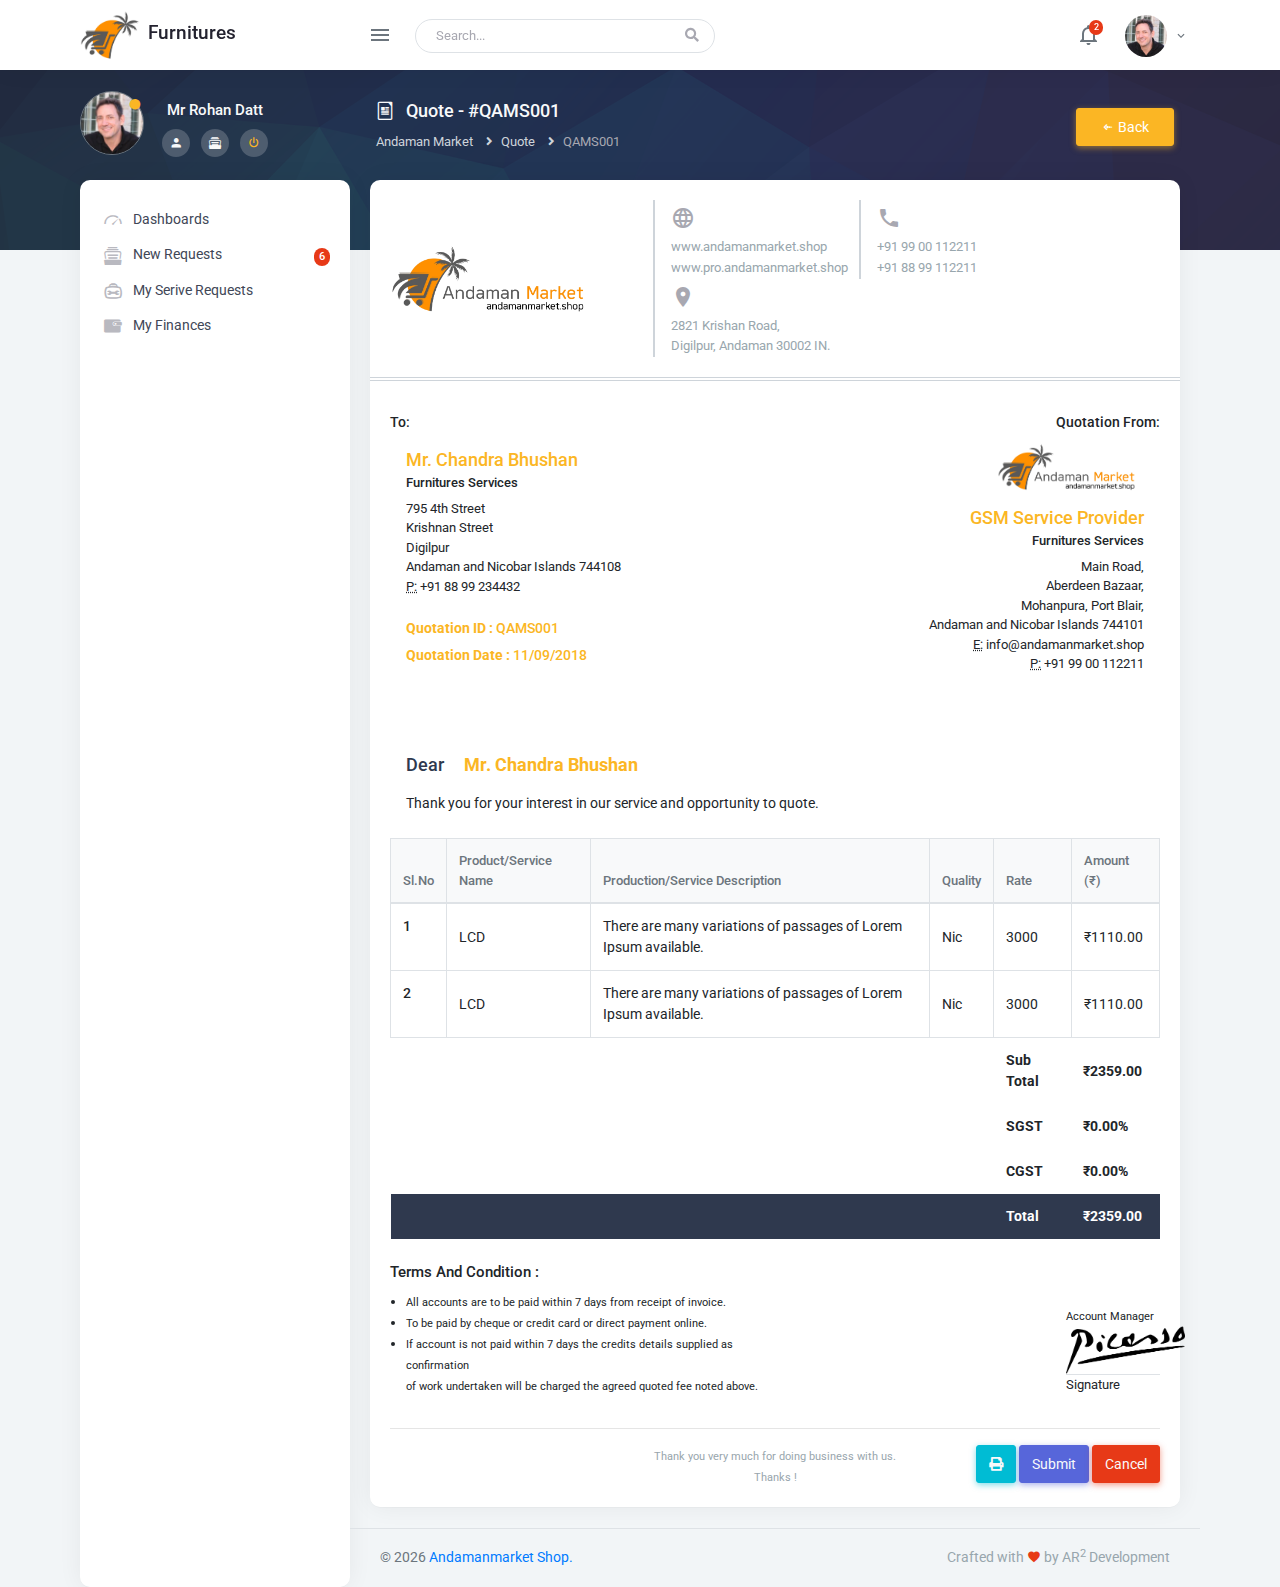
<file: quote.html>
<!DOCTYPE html>
<html lang="en">
    <head>
        <meta charset="utf-8" />
        <title>Andaman Market - Business Pro Dashboard</title>
        <meta name="viewport" content="width=device-width, initial-scale=1.0">
        <meta content="Business Pro Dashboard" name="description" />
        <meta content="AR Square Developement" name="author" />

        <!-- Favicons -->
        <link rel="apple-touch-icon" sizes="57x57" href="./assets/images/favicon/apple-icon-57x57.png">
        <link rel="apple-touch-icon" sizes="60x60" href="./assets/images/favicon/apple-icon-60x60.png">
        <link rel="apple-touch-icon" sizes="72x72" href="./assets/images/favicon/apple-icon-72x72.png">
        <link rel="apple-touch-icon" sizes="76x76" href="./assets/images/favicon/apple-icon-76x76.png">
        <link rel="apple-touch-icon" sizes="114x114" href="./assets/images/favicon/apple-icon-114x114.png">
        <link rel="apple-touch-icon" sizes="120x120" href="./assets/images/favicon/apple-icon-120x120.png">
        <link rel="apple-touch-icon" sizes="144x144" href="./assets/images/favicon/apple-icon-144x144.png">
        <link rel="apple-touch-icon" sizes="152x152" href="./assets/images/favicon/apple-icon-152x152.png">
        <link rel="apple-touch-icon" sizes="180x180" href="./assets/images/favicon/apple-icon-180x180.png">
        <link rel="icon" type="image/png" sizes="192x192"  href="./assets/images/favicon/android-icon-192x192.png">
        <link rel="icon" type="image/png" sizes="32x32" href="./assets/images/favicon/favicon-32x32.png">
        <link rel="icon" type="image/png" sizes="96x96" href="./assets/images/favicon/favicon-96x96.png">
        <link rel="icon" type="image/png" sizes="16x16" href="./assets/images/favicon/favicon-16x16.png">
        <link rel="manifest" href="./assets/images/favicon/manifest.json">
        <meta name="msapplication-TileColor" content="#ffffff">
        <meta name="msapplication-TileImage" content="./assets/images/favicon/ms-icon-144x144.png">
        <meta name="theme-color" content="#ffffff">

        <!-- App css -->
        <link href="assets/css/bootstrap.min.css" rel="stylesheet" type="text/css" />
        <link href="assets/css/icons.css" rel="stylesheet" type="text/css" />
        <link href="assets/css/icofont.css" rel="stylesheet" type="text/css" />
        <link href="assets/css/metismenu.min.css" rel="stylesheet" type="text/css" />
        <link href="assets/css/style.css" rel="stylesheet" type="text/css" />

    </head>

    <body>

        <!-- Top Bar Start -->
        <div class="topbar">
            <!-- Navbar -->
            <nav class="navbar-custom">

               <!-- LOGO -->
               <div class="topbar-left">
                   <a href="index.html" class="logo">
                       <span>
                           <img src="assets/images/logo-sm.png" alt="logo-small" class="logo-sm">
                       </span>
                       <span class="logo-text">
                           Furnitures
                       </span>
                   </a>
               </div>
   
               <ul class="list-unstyled topbar-nav float-right mb-0">
                   <li class="dropdown">
                       <a class="nav-link dropdown-toggle arrow-none waves-light waves-effect" data-toggle="dropdown" href="#" role="button"
                           aria-haspopup="false" aria-expanded="false">
                           <i class="mdi mdi-bell-outline nav-icon"></i>
                           <span class="badge badge-danger badge-pill noti-icon-badge">2</span>
                       </a>
                       <div class="dropdown-menu dropdown-menu-right dropdown-lg">
                           <!-- item-->
                           <h6 class="dropdown-item-text">
                               Notifications (14)
                           </h6>
                           <div class="slimscroll notification-list">
                               <!-- item-->
                               <a href="javascript:void(0);" class="dropdown-item notify-item active">
                                   <div class="notify-icon bg-success"><i class="mdi mdi-cart-outline"></i></div>
                                   <p class="notify-details">Your order is placed<small class="text-muted">Dummy text of the printing and typesetting industry.</small></p>
                               </a>
                               <!-- item-->
                               <a href="javascript:void(0);" class="dropdown-item notify-item">
                                   <div class="notify-icon bg-warning"><i class="mdi mdi-message"></i></div>
                                   <p class="notify-details">New Message received<small class="text-muted">You have 87 unread messages</small></p>
                               </a>
                               <!-- item-->
                               <a href="javascript:void(0);" class="dropdown-item notify-item">
                                   <div class="notify-icon bg-info"><i class="mdi mdi-martini"></i></div>
                                   <p class="notify-details">Your item is shipped<small class="text-muted">It is a long established fact that a reader will</small></p>
                               </a>
                               <!-- item-->
                               <a href="javascript:void(0);" class="dropdown-item notify-item">
                                   <div class="notify-icon bg-primary"><i class="mdi mdi-cart-outline"></i></div>
                                   <p class="notify-details">Your order is placed<small class="text-muted">Dummy text of the printing and typesetting industry.</small></p>
                               </a>
                               <!-- item-->
                               <a href="javascript:void(0);" class="dropdown-item notify-item">
                                   <div class="notify-icon bg-danger"><i class="mdi mdi-message"></i></div>
                                   <p class="notify-details">New Message received<small class="text-muted">You have 8 unread messages</small></p>
                               </a>
                           </div>
                           <!-- All-->
                           <a href="javascript:void(0);" class="dropdown-item text-center text-primary">
                               View all <i class="fi-arrow-right"></i>
                           </a>
                       </div>
                   </li>

                   <li class="dropdown">
                       <a class="nav-link dropdown-toggle waves-effect waves-light nav-user" data-toggle="dropdown" href="#" role="button"
                           aria-haspopup="false" aria-expanded="false">
                           <img src="assets/images/users/user-1.jpg" alt="profile-user" class="rounded-circle" /> 
                           <span class="ml-1 nav-user-name hidden-sm"> <i class="mdi mdi-chevron-down"></i> </span>
                       </a>
                       <div class="dropdown-menu dropdown-menu-right">
                           <a class="dropdown-item" href="profile.html"><i class="dripicons-user text-muted mr-2"></i> Profile</a>
                           <div class="dropdown-divider"></div>
                           <a class="dropdown-item" href="login.html"><i class="dripicons-exit text-muted mr-2"></i> Logout</a>
                       </div>
                   </li>
               </ul>
   
               <ul class="list-unstyled topbar-nav mb-0">
                   <li>
                       <button class="button-menu-mobile nav-link waves-effect waves-light">
                           <i class="mdi mdi-menu nav-icon"></i>
                       </button>
                   </li>

                   <li class="hide-phone app-search">
                       <form role="search" class="">
                           <input type="text" placeholder="Search..." class="form-control">
                           <a href=""><i class="fas fa-search"></i></a>
                       </form>
                   </li>
               </ul>
           </nav>
           <!-- end navbar-->
       </div>
        <!-- Top Bar End -->

        <div class="page-wrapper-img">
            <div class="page-wrapper-img-inner">
                <div class="sidebar-user media">                    
                    <img src="assets/images/users/user-1.jpg" alt="user" class="rounded-circle img-thumbnail mb-1">
                    <span class="online-icon"><i class="mdi mdi-record text-warning"></i></span>
                    <div class="media-body">
                        <h5 class="text-light">Mr Rohan Datt </h5>
                        <ul class="list-unstyled list-inline mb-0 mt-2">
                            <li class="list-inline-item">
                                <a href="profile.html" class=""><i class="mdi mdi-account text-light"></i></a>
                            </li>
                            <li class="list-inline-item">
                                <a href="ongoingServices.html" class=""><i class="icofont-files-stack text-light"></i></a>
                            </li>
                            <li class="list-inline-item">
                                <a href="login.html" class=""><i class="mdi mdi-power text-warning"></i></a>
                            </li>
                        </ul>
                    </div>                    
                </div>
                <!-- Page-Title -->
                <div class="row">
                    <div class="col-sm-12">
                        <div class="page-title-box">
                            <div class="float-right align-item-center mt-2">
                                <a href="javascript:void(0);" onclick="history.back()" class="btn btn-warning px-4 align-self-center d-print-none"><i class="icofont-bubble-left"></i> Back</a>
                            </div>
                            <h4 class="page-title mb-2"><i class="icofont-file-document mr-2"></i> Quote - #QAMS001</h4>  
                            <div class="">
                                <ol class="breadcrumb">
                                    <li class="breadcrumb-item"><a href="javascript:void(0);">Andaman Market</a></li>
                                    <li class="breadcrumb-item"><a href="javascript:void(0);" onclick="history.back();">Quote</a></li>
                                    <li class="breadcrumb-item active">QAMS001</li>
                                </ol>
                            </div>                                      
                        </div>
                    </div>
                </div>
                <!-- end page title end breadcrumb -->
            </div>
        </div>
        
        <div class="page-wrapper">
            <div class="page-wrapper-inner">
                <!-- Left Sidenav -->
                <div class="left-sidenav">
                    <ul class="metismenu left-sidenav-menu" id="side-nav">
                        <li>
                            <a href="index.html"><i class="icofont-dashboard"></i><span>Dashboards</span></a>
                        </li>

                        <li>
                            <a href="newRequests.html"><i class="icofont-files-stack"></i><span>New Requests</span><span class="badge badge-danger badge-pill float-right">6</span></a>
                        </li>

                        <li>
                            <a href="mySeriveRequests.html"><i class="icofont-tools-bag"></i><span>My Serive Requests</span></a>
                        </li>

                        <li>
                            <a href="myFinances.html"><i class="icofont-wallet"></i><span>My Finances</span></a>
                        </li>
                    </ul>
                </div>
                <!-- end left-sidenav-->

                <!-- Page Content-->
                <div class="page-content">
                    <div class="container-fluid"> 
                        <div class="row">
                            <div class="col-12">
                                <div class="card">
                                    <div class="card-body invoice-head">
                                        <div class="row">
                                            <div class="col-md-4 align-self-center">
                                                <img src="assets/images/amslogo.png" alt="Andaman Market" class="logo-lg mr-2" height="68">
                                            </div>
                                            <div class="col-md-8">
                                                   
                                                <ul class="list-inline mb-0 contact-detail float-right">
                                                    <li class="list-inline-item">
                                                        <div class="pl-3">
                                                            <i class="mdi mdi-web"></i>
                                                            <p class="text-muted mb-0">www.andamanmarket.shop</p>
                                                            <p class="text-muted mb-0">www.pro.andamanmarket.shop</p>
                                                        </div>
                                                    </li>
                                                    <li class="list-inline-item">
                                                        <div class="pl-3">
                                                            <i class="mdi mdi-phone"></i>
                                                            <p class="text-muted mb-0">+91 99 00 112211</p>
                                                            <p class="text-muted mb-0">+91 88 99 112211</p>
                                                        </div>
                                                    </li>
                                                    <li class="list-inline-item">
                                                        <div class="pl-3">
                                                            <i class="mdi mdi-map-marker"></i>
                                                            <p class="text-muted mb-0">2821 Krishan Road,</p>
                                                            <p class="text-muted mb-0">Digilpur, Andaman 30002 IN.</p>
                                                        </div>
                                                    </li>
                                                </ul>
                                            </div>
                                        </div>
                                    </div>
                                    <!--end card-body-->
                                    <div class="card-body">
                                        <div class="row">
                                            <div class="col-md-6">
                                                <h4 class="font-14">To:</h4>
                                                <div class="pl-3">
                                                    <h4 class="text-warning mt-3 mb-1">Mr. Chandra Bhushan</h4>
                                                    <h5 class="text-mute font-13 mt-1 mb-2">Furnitures Services</h5>
                                                    <address class="font-13">
                                                        795 4th Street<br>
                                                        Krishnan Street<br>
                                                        Digilpur<br>
                                                        Andaman and Nicobar Islands 744108<br>
                                                        <abbr title="Phone">P:</abbr> +91 88 99 234432
                                                    </address>

                                                    <h6 class="mt-4 text-warning"><b>Quotation ID :</b> QAMS001</h6>
                                                    <h6 class="mb-0 text-warning"><b>Quotation Date :</b> 11/09/2018</h6>
                                                </div>
                                            </div>
                                            <div class="col-md-6">
                                                <div class="text-right">
                                                    <h4 class="font-14">Quotation From:</h4>
                                                    <div class="pr-3">
                                                        <img src="assets/images/amslogo.png" alt="Andaman Market" class="logo-lg mr-2" height="48">
                                                        <h4 class="text-warning mt-3 mb-1">GSM Service Provider</h4>
                                                        <h5 class="text-mute font-13 mt-1 mb-2">Furnitures Services</h5>
                                                        <address class="font-13">
                                                            Main Road,<br> 
                                                            Aberdeen Bazaar,<br> 
                                                            Mohanpura, Port Blair,<br> 
                                                            Andaman and Nicobar Islands 744101<br>
                                                            <abbr title="Phone">E:</abbr> info@andamanmarket.shop<br>
                                                            <abbr title="Phone">P:</abbr> +91 99 00 112211
                                                        </address>
                                                    </div>
                                                </div>
                                            </div>
                                        </div>

                                        <div class="row mt-5">
                                            <div class="col-lg-12">
                                                <div class="pl-3 mb-4">
                                                    <h4 class="text-dark mt-3 mb-1">Dear <strong class="text-warning ml-3">Mr. Chandra Bhushan</strong></h4>
                                                    <p class="font-14 mt-3">Thank you for your interest in our service and opportunity to quote.</p>
                                                </div>
                                                <div class="table-responsive">
                                                    <table class="table table-bordered mb-0" id="quoteAddRow">
                                                        <thead>
                                                            <tr>
                                                                <th>Sl.No</th>
                                                                <th>Product/Service Name</th>
                                                                <th>Production/Service Description</th>
                                                                <th>Quality</th>
                                                                <th>Rate</th>
                                                                <th>Amount (₹)</th>
                                                            </tr>
                                                        </thead>
                                                        <tbody>
                                                            <tr>
                                                                <th>1</th>
                                                                <td>LCD</td>
                                                                <td>There are many variations of passages of Lorem Ipsum
                                                                    available.</td>
                                                                <td>Nic</td>
                                                                <td>3000</td>
                                                                <td>₹1110.00</td>
                                                            </tr>
                                                            <tr>
                                                                <th>2</th>
                                                                <td>LCD</td>
                                                                <td>There are many variations of passages of Lorem Ipsum
                                                                    available.</td>
                                                                <td>Nic</td>
                                                                <td>3000</td>
                                                                <td>₹1110.00</td>
                                                            </tr>
                                                            <tr>                                                        
                                                                <td colspan="4" class="border-0"></td>
                                                                <td class="border-0 font-14"><b>Sub Total</b></td>
                                                                <td class="border-0 font-14"><b>₹2359.00</b></td>
                                                            </tr>
                                                            <tr>
                                                                <td colspan="4" class="border-0"></td>
                                                                <td class="border-0 font-14"><b>SGST</b></td>
                                                                <td class="border-0 font-14"><b>₹0.00%</b></td>
                                                            </tr>
                                                            <tr>
                                                                <td colspan="4" class="border-0"></td>
                                                                <td class="border-0 font-14"><b>CGST</b></td>
                                                                <td class="border-0 font-14"><b>₹0.00%</b></td>
                                                            </tr>
                                                            <tr class="bg-dark text-white">
                                                                <th colspan="4" class="border-0"></th>                                                        
                                                                <td class="border-0 font-14"><b>Total</b></td>
                                                                <td class="border-0 font-14"><b>₹2359.00</b></td>
                                                            </tr>
                                                        </tbody>
                                                    </table>
                                                </div>
                                            </div>
                                        </div>
    
                                        <div class="row justify-content-center">
                                            <div class="col-lg-6">
                                                <h5 class="mt-4">Terms And Condition :</h5>
                                                <ul class="pl-3">
                                                    <li><small>All accounts are to be paid within 7 days from receipt of
                                                            invoice. </small></li>
                                                    <li><small>To be paid by cheque or credit card or direct payment
                                                            online.</small></li>
                                                    <li><small> If account is not paid within 7 days the credits details
                                                            supplied as confirmation<br> of work undertaken will be charged
                                                            the agreed quoted fee noted above.</small></li>
                                                </ul>
                                            </div>
                                            <div class="col-lg-6 align-self-end">
                                                <div class="w-25 float-right">
                                                    <small>Account Manager</small>
                                                    <img src="assets/images/signature.png" alt="" class="" height="48">
                                                    <p class="border-top">Signature</p>
                                                </div>
                                            </div>
                                        </div>
                                        <hr>
                                        <div class="row d-flex justify-content-center">
                                            <div class="col-lg-12 col-xl-4 ml-auto align-self-center">
                                                <div class="text-center text-muted"><small>Thank you very much for doing
                                                        business with us. Thanks !</small></div>
                                            </div>
                                            <div class="col-lg-12 col-xl-4">
                                                <div class="float-right d-print-none">
                                                    <a href="javascript:window.print()" class="btn btn-info text-light"><i class="fa fa-print"></i></a>
                                                    <a href="#" class="btn btn-primary text-light">Submit</a>
                                                    <a href="#" class="btn btn-danger text-light">Cancel</a>
                                                </div>
                                            </div>
                                        </div>
                                    </div>
                                </div>
                            </div><!--end col-->
                        </div><!--end row-->
                    </div><!-- container -->

                    <footer class="footer text-center text-sm-left">
                        &copy; <script>document.write(new Date().getFullYear());</script> <a href="http://andamanmarket.shop/" target="_blank">Andamanmarket Shop.</a> 
                        <span class="text-muted d-none d-sm-inline-block float-right">Crafted with <i class="mdi mdi-heart text-danger"></i> by AR<sup>2</sup> Development</span>
                    </footer>
                </div>
                <!-- end page content -->
            </div>
        </div>
        <!-- end page-wrapper -->

        <!-- jQuery  -->
        <script src="assets/js/jquery.min.js"></script>
        <script src="assets/js/bootstrap.bundle.min.js"></script>
        <script src="assets/js/metisMenu.min.js"></script>
        <script src="assets/js/waves.min.js"></script>
        <script src="assets/js/jquery.slimscroll.min.js"></script>

        <!-- App js -->
        <script src="assets/js/app.js"></script>

    </body>
</html>
</file>
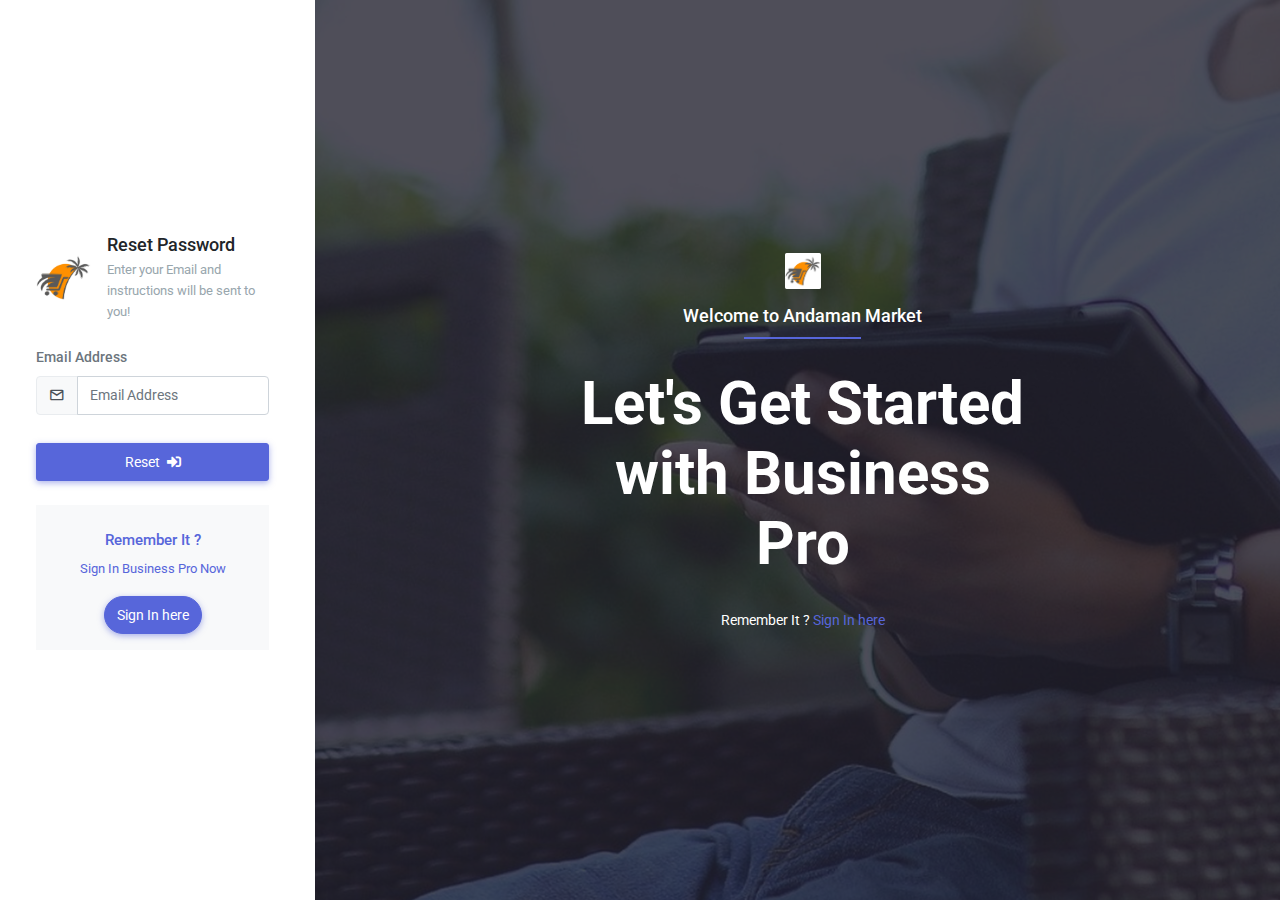
<file: recoverpw.html>
<!DOCTYPE html>
<html lang="en">
    <head>
        <meta charset="utf-8" />
        <title>Andaman Market - Business Pro Dashboard</title>
        <meta name="viewport" content="width=device-width, initial-scale=1.0">
        <meta content="Business Pro Dashboard" name="description" />
        <meta content="AR Square Developement" name="author" />

        <!-- Favicons -->
        <link rel="apple-touch-icon" sizes="57x57" href="./assets/images/favicon/apple-icon-57x57.png">
        <link rel="apple-touch-icon" sizes="60x60" href="./assets/images/favicon/apple-icon-60x60.png">
        <link rel="apple-touch-icon" sizes="72x72" href="./assets/images/favicon/apple-icon-72x72.png">
        <link rel="apple-touch-icon" sizes="76x76" href="./assets/images/favicon/apple-icon-76x76.png">
        <link rel="apple-touch-icon" sizes="114x114" href="./assets/images/favicon/apple-icon-114x114.png">
        <link rel="apple-touch-icon" sizes="120x120" href="./assets/images/favicon/apple-icon-120x120.png">
        <link rel="apple-touch-icon" sizes="144x144" href="./assets/images/favicon/apple-icon-144x144.png">
        <link rel="apple-touch-icon" sizes="152x152" href="./assets/images/favicon/apple-icon-152x152.png">
        <link rel="apple-touch-icon" sizes="180x180" href="./assets/images/favicon/apple-icon-180x180.png">
        <link rel="icon" type="image/png" sizes="192x192"  href="./assets/images/favicon/android-icon-192x192.png">
        <link rel="icon" type="image/png" sizes="32x32" href="./assets/images/favicon/favicon-32x32.png">
        <link rel="icon" type="image/png" sizes="96x96" href="./assets/images/favicon/favicon-96x96.png">
        <link rel="icon" type="image/png" sizes="16x16" href="./assets/images/favicon/favicon-16x16.png">
        <link rel="manifest" href="./assets/images/favicon/manifest.json">
        <meta name="msapplication-TileColor" content="#ffffff">
        <meta name="msapplication-TileImage" content="./assets/images/favicon/ms-icon-144x144.png">
        <meta name="theme-color" content="#ffffff">

        <!-- App css -->
        <link href="assets/css/bootstrap.min.css" rel="stylesheet" type="text/css" />
        <link href="assets/css/icons.css" rel="stylesheet" type="text/css" />
        <link href="assets/css/metismenu.min.css" rel="stylesheet" type="text/css" />
        <link href="assets/css/style.css" rel="stylesheet" type="text/css" />

    </head>

    <body class="account-body">

        <!-- Log In page -->
        <div class="row vh-100">
            <div class="col-lg-3 d-flex justify-content-center align-items-center">
                <div class="card w-100 mb-0 shadow-none">
                    <div class="card-body">
                        
                        <div class="px-3">
                            <div class="media">
                                <a href="index.html" class="logo logo-admin"><img src="assets/images/logo-sm.png" height="55" alt="logo" class="my-3"></a>
                                <div class="media-body ml-3 align-self-center">                                                                                                                       
                                    <h4 class="mt-0 mb-1">Reset Password</h4>
                                    <p class="text-muted mb-0">Enter your Email and instructions will be sent to you!</p>
                                </div>
                            </div>                            
                            
                            <form class="form-horizontal my-4" action="index.html"> 

                                <div class="form-group">
                                    <label for="username">Email Address</label>
                                    <div class="input-group mb-3">
                                        <div class="input-group-prepend">
                                            <span class="input-group-text" id="basic-addon1"><i class="mdi mdi-email-outline font-16"></i></span>
                                        </div>
                                        <input type="text" class="form-control" id="username" placeholder="Email Address">
                                    </div>                                    
                                </div>
    
                                <div class="form-group mb-0 row">
                                    <div class="col-12 mt-2">
                                        <a class="btn btn-primary btn-block waves-effect waves-light" href="login.html">Reset <i class="fas fa-sign-in-alt ml-1"></i></a>
                                    </div>
                                </div>                            
                            </form>
                        </div>
                        
                        <div class="m-3 text-center bg-light p-3 text-primary">
                            <h5 class="">Remember It ?</h5>
                            <p class="font-13">Sign In Business Pro Now</p>
                            <a href="login.html" class="btn btn-primary btn-round waves-effect waves-light">Sign In here</a>                
                        </div>                        
                    </div>
                </div>
            </div>
            <div class="col-lg-9 p-0 d-flex justify-content-center">
                <div class="accountbg d-flex align-items-center"> 
                    <div class="account-title text-white text-center">
                        <img src="assets/images/logo-sm.png" alt="" class="thumb-sm">
                        <h4 class="mt-3">Welcome to Andaman Market</h4>
                        <h4 class="mt-2"></h4>
                        <div class="border w-25 mx-auto border-primary"></div>
                        <h1 class="">Let's Get Started with Business Pro</h1>
                        <p class="font-14 mt-3">Remember It ? <a href="login.html" class="text-primary">Sign In here</a></p>
                       
                    </div>
                </div>
            </div>
        </div>
        <!-- End Log In page -->


        <!-- jQuery  -->
        <script src="assets/js/jquery.min.js"></script>
        <script src="assets/js/bootstrap.bundle.min.js"></script>
        <script src="assets/js/metisMenu.min.js"></script>
        <script src="assets/js/waves.min.js"></script>
        <script src="assets/js/jquery.slimscroll.min.js"></script>

        <!-- App js -->
        <script src="assets/js/app.js"></script>

    </body>
</html>
</file>
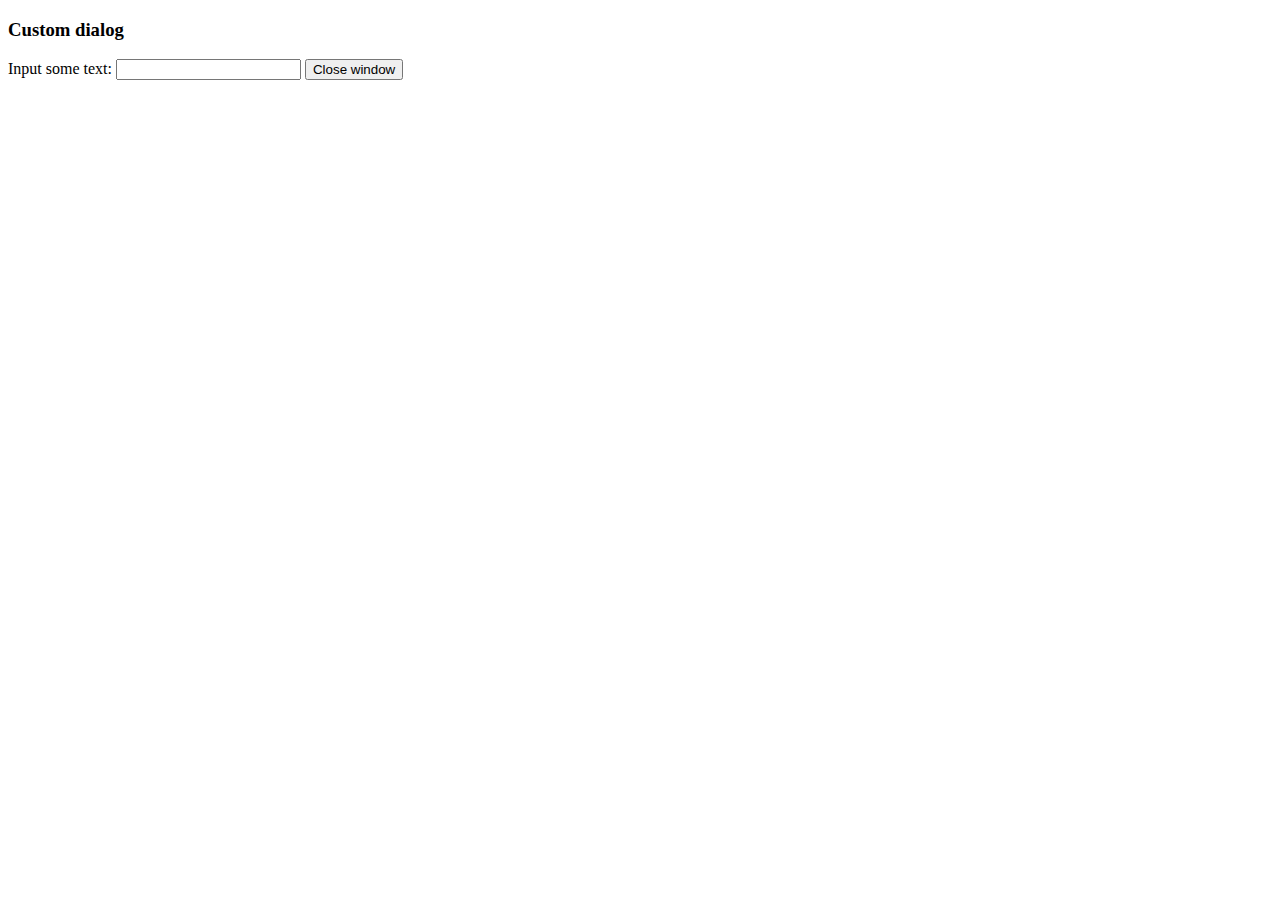
<file: assets/plugins/tinymce/plugins/example/dialog.html>
<!DOCTYPE html>
<html lang="en">
<body>
	<h3>Custom dialog</h3>
	Input some text: <input id="content">
	<button onclick="top.tinymce.activeEditor.windowManager.getWindows()[0].close();">Close window</button>
</body>
</html>
</file>
<file: assets/css/icons.css>
@charset "UTF-8";
/*
* Theme: Frogetor - Responsive Bootstrap 4 Admin Dashboard
* Author: Mannatthemes
* File: Icons
*/
/*!
 * Font Awesome Free 5.4.2 by @fontawesome - https://fontawesome.com
 * License - https://fontawesome.com/license/free (Icons: CC BY 4.0, Fonts: SIL OFL 1.1, Code: MIT License)
 */
.fa,
.fas,
.far,
.fal,
.fab {
  -moz-osx-font-smoothing: grayscale;
  -webkit-font-smoothing: antialiased;
  display: inline-block;
  font-style: normal;
  font-variant: normal;
  text-rendering: auto;
  line-height: 1;
}

.fa-lg {
  font-size: 1.33333em;
  line-height: 0.75em;
  vertical-align: -.0667em;
}

.fa-xs {
  font-size: .75em;
}

.fa-sm {
  font-size: .875em;
}

.fa-1x {
  font-size: 1em;
}

.fa-2x {
  font-size: 2em;
}

.fa-3x {
  font-size: 3em;
}

.fa-4x {
  font-size: 4em;
}

.fa-5x {
  font-size: 5em;
}

.fa-6x {
  font-size: 6em;
}

.fa-7x {
  font-size: 7em;
}

.fa-8x {
  font-size: 8em;
}

.fa-9x {
  font-size: 9em;
}

.fa-10x {
  font-size: 10em;
}

.fa-fw {
  text-align: center;
  width: 1.25em;
}

.fa-ul {
  list-style-type: none;
  margin-left: 2.5em;
  padding-left: 0;
}

.fa-ul > li {
  position: relative;
}

.fa-li {
  left: -2em;
  position: absolute;
  text-align: center;
  width: 2em;
  line-height: inherit;
}

.fa-border {
  border: solid 0.08em #eee;
  border-radius: .1em;
  padding: .2em .25em .15em;
}

.fa-pull-left {
  float: left;
}

.fa-pull-right {
  float: right;
}

.fa.fa-pull-left,
.fas.fa-pull-left,
.far.fa-pull-left,
.fal.fa-pull-left,
.fab.fa-pull-left {
  margin-right: .3em;
}

.fa.fa-pull-right,
.fas.fa-pull-right,
.far.fa-pull-right,
.fal.fa-pull-right,
.fab.fa-pull-right {
  margin-left: .3em;
}

.fa-spin {
  -webkit-animation: fa-spin 2s infinite linear;
  animation: fa-spin 2s infinite linear;
}

.fa-pulse {
  -webkit-animation: fa-spin 1s infinite steps(8);
  animation: fa-spin 1s infinite steps(8);
}

@-webkit-keyframes fa-spin {
  0% {
    -webkit-transform: rotate(0deg);
    transform: rotate(0deg);
  }
  100% {
    -webkit-transform: rotate(360deg);
    transform: rotate(360deg);
  }
}

@keyframes fa-spin {
  0% {
    -webkit-transform: rotate(0deg);
    transform: rotate(0deg);
  }
  100% {
    -webkit-transform: rotate(360deg);
    transform: rotate(360deg);
  }
}

.fa-rotate-90 {
  -ms-filter: "progid:DXImageTransform.Microsoft.BasicImage(rotation=1)";
  -webkit-transform: rotate(90deg);
  transform: rotate(90deg);
}

.fa-rotate-180 {
  -ms-filter: "progid:DXImageTransform.Microsoft.BasicImage(rotation=2)";
  -webkit-transform: rotate(180deg);
  transform: rotate(180deg);
}

.fa-rotate-270 {
  -ms-filter: "progid:DXImageTransform.Microsoft.BasicImage(rotation=3)";
  -webkit-transform: rotate(270deg);
  transform: rotate(270deg);
}

.fa-flip-horizontal {
  -ms-filter: "progid:DXImageTransform.Microsoft.BasicImage(rotation=0, mirror=1)";
  -webkit-transform: scale(-1, 1);
  transform: scale(-1, 1);
}

.fa-flip-vertical {
  -ms-filter: "progid:DXImageTransform.Microsoft.BasicImage(rotation=2, mirror=1)";
  -webkit-transform: scale(1, -1);
  transform: scale(1, -1);
}

.fa-flip-horizontal.fa-flip-vertical {
  -ms-filter: "progid:DXImageTransform.Microsoft.BasicImage(rotation=2, mirror=1)";
  -webkit-transform: scale(-1, -1);
  transform: scale(-1, -1);
}

:root .fa-rotate-90,
:root .fa-rotate-180,
:root .fa-rotate-270,
:root .fa-flip-horizontal,
:root .fa-flip-vertical {
  -webkit-filter: none;
  filter: none;
}

.fa-stack {
  display: inline-block;
  height: 2em;
  line-height: 2em;
  position: relative;
  vertical-align: middle;
  width: 2em;
}

.fa-stack-1x,
.fa-stack-2x {
  left: 0;
  position: absolute;
  text-align: center;
  width: 100%;
}

.fa-stack-1x {
  line-height: inherit;
}

.fa-stack-2x {
  font-size: 2em;
}

.fa-inverse {
  color: #fff;
}

/* Font Awesome uses the Unicode Private Use Area (PUA) to ensure screen
readers do not read off random characters that represent icons */
.fa-500px:before {
  content: "\f26e";
}

.fa-accessible-icon:before {
  content: "\f368";
}

.fa-accusoft:before {
  content: "\f369";
}

.fa-acquisitions-incorporated:before {
  content: "\f6af";
}

.fa-ad:before {
  content: "\f641";
}

.fa-address-book:before {
  content: "\f2b9";
}

.fa-address-card:before {
  content: "\f2bb";
}

.fa-adjust:before {
  content: "\f042";
}

.fa-adn:before {
  content: "\f170";
}

.fa-adversal:before {
  content: "\f36a";
}

.fa-affiliatetheme:before {
  content: "\f36b";
}

.fa-air-freshener:before {
  content: "\f5d0";
}

.fa-algolia:before {
  content: "\f36c";
}

.fa-align-center:before {
  content: "\f037";
}

.fa-align-justify:before {
  content: "\f039";
}

.fa-align-left:before {
  content: "\f036";
}

.fa-align-right:before {
  content: "\f038";
}

.fa-alipay:before {
  content: "\f642";
}

.fa-allergies:before {
  content: "\f461";
}

.fa-amazon:before {
  content: "\f270";
}

.fa-amazon-pay:before {
  content: "\f42c";
}

.fa-ambulance:before {
  content: "\f0f9";
}

.fa-american-sign-language-interpreting:before {
  content: "\f2a3";
}

.fa-amilia:before {
  content: "\f36d";
}

.fa-anchor:before {
  content: "\f13d";
}

.fa-android:before {
  content: "\f17b";
}

.fa-angellist:before {
  content: "\f209";
}

.fa-angle-double-down:before {
  content: "\f103";
}

.fa-angle-double-left:before {
  content: "\f100";
}

.fa-angle-double-right:before {
  content: "\f101";
}

.fa-angle-double-up:before {
  content: "\f102";
}

.fa-angle-down:before {
  content: "\f107";
}

.fa-angle-left:before {
  content: "\f104";
}

.fa-angle-right:before {
  content: "\f105";
}

.fa-angle-up:before {
  content: "\f106";
}

.fa-angry:before {
  content: "\f556";
}

.fa-angrycreative:before {
  content: "\f36e";
}

.fa-angular:before {
  content: "\f420";
}

.fa-ankh:before {
  content: "\f644";
}

.fa-app-store:before {
  content: "\f36f";
}

.fa-app-store-ios:before {
  content: "\f370";
}

.fa-apper:before {
  content: "\f371";
}

.fa-apple:before {
  content: "\f179";
}

.fa-apple-alt:before {
  content: "\f5d1";
}

.fa-apple-pay:before {
  content: "\f415";
}

.fa-archive:before {
  content: "\f187";
}

.fa-archway:before {
  content: "\f557";
}

.fa-arrow-alt-circle-down:before {
  content: "\f358";
}

.fa-arrow-alt-circle-left:before {
  content: "\f359";
}

.fa-arrow-alt-circle-right:before {
  content: "\f35a";
}

.fa-arrow-alt-circle-up:before {
  content: "\f35b";
}

.fa-arrow-circle-down:before {
  content: "\f0ab";
}

.fa-arrow-circle-left:before {
  content: "\f0a8";
}

.fa-arrow-circle-right:before {
  content: "\f0a9";
}

.fa-arrow-circle-up:before {
  content: "\f0aa";
}

.fa-arrow-down:before {
  content: "\f063";
}

.fa-arrow-left:before {
  content: "\f060";
}

.fa-arrow-right:before {
  content: "\f061";
}

.fa-arrow-up:before {
  content: "\f062";
}

.fa-arrows-alt:before {
  content: "\f0b2";
}

.fa-arrows-alt-h:before {
  content: "\f337";
}

.fa-arrows-alt-v:before {
  content: "\f338";
}

.fa-assistive-listening-systems:before {
  content: "\f2a2";
}

.fa-asterisk:before {
  content: "\f069";
}

.fa-asymmetrik:before {
  content: "\f372";
}

.fa-at:before {
  content: "\f1fa";
}

.fa-atlas:before {
  content: "\f558";
}

.fa-atom:before {
  content: "\f5d2";
}

.fa-audible:before {
  content: "\f373";
}

.fa-audio-description:before {
  content: "\f29e";
}

.fa-autoprefixer:before {
  content: "\f41c";
}

.fa-avianex:before {
  content: "\f374";
}

.fa-aviato:before {
  content: "\f421";
}

.fa-award:before {
  content: "\f559";
}

.fa-aws:before {
  content: "\f375";
}

.fa-backspace:before {
  content: "\f55a";
}

.fa-backward:before {
  content: "\f04a";
}

.fa-balance-scale:before {
  content: "\f24e";
}

.fa-ban:before {
  content: "\f05e";
}

.fa-band-aid:before {
  content: "\f462";
}

.fa-bandcamp:before {
  content: "\f2d5";
}

.fa-barcode:before {
  content: "\f02a";
}

.fa-bars:before {
  content: "\f0c9";
}

.fa-baseball-ball:before {
  content: "\f433";
}

.fa-basketball-ball:before {
  content: "\f434";
}

.fa-bath:before {
  content: "\f2cd";
}

.fa-battery-empty:before {
  content: "\f244";
}

.fa-battery-full:before {
  content: "\f240";
}

.fa-battery-half:before {
  content: "\f242";
}

.fa-battery-quarter:before {
  content: "\f243";
}

.fa-battery-three-quarters:before {
  content: "\f241";
}

.fa-bed:before {
  content: "\f236";
}

.fa-beer:before {
  content: "\f0fc";
}

.fa-behance:before {
  content: "\f1b4";
}

.fa-behance-square:before {
  content: "\f1b5";
}

.fa-bell:before {
  content: "\f0f3";
}

.fa-bell-slash:before {
  content: "\f1f6";
}

.fa-bezier-curve:before {
  content: "\f55b";
}

.fa-bible:before {
  content: "\f647";
}

.fa-bicycle:before {
  content: "\f206";
}

.fa-bimobject:before {
  content: "\f378";
}

.fa-binoculars:before {
  content: "\f1e5";
}

.fa-birthday-cake:before {
  content: "\f1fd";
}

.fa-bitbucket:before {
  content: "\f171";
}

.fa-bitcoin:before {
  content: "\f379";
}

.fa-bity:before {
  content: "\f37a";
}

.fa-black-tie:before {
  content: "\f27e";
}

.fa-blackberry:before {
  content: "\f37b";
}

.fa-blender:before {
  content: "\f517";
}

.fa-blender-phone:before {
  content: "\f6b6";
}

.fa-blind:before {
  content: "\f29d";
}

.fa-blogger:before {
  content: "\f37c";
}

.fa-blogger-b:before {
  content: "\f37d";
}

.fa-bluetooth:before {
  content: "\f293";
}

.fa-bluetooth-b:before {
  content: "\f294";
}

.fa-bold:before {
  content: "\f032";
}

.fa-bolt:before {
  content: "\f0e7";
}

.fa-bomb:before {
  content: "\f1e2";
}

.fa-bone:before {
  content: "\f5d7";
}

.fa-bong:before {
  content: "\f55c";
}

.fa-book:before {
  content: "\f02d";
}

.fa-book-dead:before {
  content: "\f6b7";
}

.fa-book-open:before {
  content: "\f518";
}

.fa-book-reader:before {
  content: "\f5da";
}

.fa-bookmark:before {
  content: "\f02e";
}

.fa-bowling-ball:before {
  content: "\f436";
}

.fa-box:before {
  content: "\f466";
}

.fa-box-open:before {
  content: "\f49e";
}

.fa-boxes:before {
  content: "\f468";
}

.fa-braille:before {
  content: "\f2a1";
}

.fa-brain:before {
  content: "\f5dc";
}

.fa-briefcase:before {
  content: "\f0b1";
}

.fa-briefcase-medical:before {
  content: "\f469";
}

.fa-broadcast-tower:before {
  content: "\f519";
}

.fa-broom:before {
  content: "\f51a";
}

.fa-brush:before {
  content: "\f55d";
}

.fa-btc:before {
  content: "\f15a";
}

.fa-bug:before {
  content: "\f188";
}

.fa-building:before {
  content: "\f1ad";
}

.fa-bullhorn:before {
  content: "\f0a1";
}

.fa-bullseye:before {
  content: "\f140";
}

.fa-burn:before {
  content: "\f46a";
}

.fa-buromobelexperte:before {
  content: "\f37f";
}

.fa-bus:before {
  content: "\f207";
}

.fa-bus-alt:before {
  content: "\f55e";
}

.fa-business-time:before {
  content: "\f64a";
}

.fa-buysellads:before {
  content: "\f20d";
}

.fa-calculator:before {
  content: "\f1ec";
}

.fa-calendar:before {
  content: "\f133";
}

.fa-calendar-alt:before {
  content: "\f073";
}

.fa-calendar-check:before {
  content: "\f274";
}

.fa-calendar-minus:before {
  content: "\f272";
}

.fa-calendar-plus:before {
  content: "\f271";
}

.fa-calendar-times:before {
  content: "\f273";
}

.fa-camera:before {
  content: "\f030";
}

.fa-camera-retro:before {
  content: "\f083";
}

.fa-campground:before {
  content: "\f6bb";
}

.fa-cannabis:before {
  content: "\f55f";
}

.fa-capsules:before {
  content: "\f46b";
}

.fa-car:before {
  content: "\f1b9";
}

.fa-car-alt:before {
  content: "\f5de";
}

.fa-car-battery:before {
  content: "\f5df";
}

.fa-car-crash:before {
  content: "\f5e1";
}

.fa-car-side:before {
  content: "\f5e4";
}

.fa-caret-down:before {
  content: "\f0d7";
}

.fa-caret-left:before {
  content: "\f0d9";
}

.fa-caret-right:before {
  content: "\f0da";
}

.fa-caret-square-down:before {
  content: "\f150";
}

.fa-caret-square-left:before {
  content: "\f191";
}

.fa-caret-square-right:before {
  content: "\f152";
}

.fa-caret-square-up:before {
  content: "\f151";
}

.fa-caret-up:before {
  content: "\f0d8";
}

.fa-cart-arrow-down:before {
  content: "\f218";
}

.fa-cart-plus:before {
  content: "\f217";
}

.fa-cat:before {
  content: "\f6be";
}

.fa-cc-amazon-pay:before {
  content: "\f42d";
}

.fa-cc-amex:before {
  content: "\f1f3";
}

.fa-cc-apple-pay:before {
  content: "\f416";
}

.fa-cc-diners-club:before {
  content: "\f24c";
}

.fa-cc-discover:before {
  content: "\f1f2";
}

.fa-cc-jcb:before {
  content: "\f24b";
}

.fa-cc-mastercard:before {
  content: "\f1f1";
}

.fa-cc-paypal:before {
  content: "\f1f4";
}

.fa-cc-stripe:before {
  content: "\f1f5";
}

.fa-cc-visa:before {
  content: "\f1f0";
}

.fa-centercode:before {
  content: "\f380";
}

.fa-certificate:before {
  content: "\f0a3";
}

.fa-chair:before {
  content: "\f6c0";
}

.fa-chalkboard:before {
  content: "\f51b";
}

.fa-chalkboard-teacher:before {
  content: "\f51c";
}

.fa-charging-station:before {
  content: "\f5e7";
}

.fa-chart-area:before {
  content: "\f1fe";
}

.fa-chart-bar:before {
  content: "\f080";
}

.fa-chart-line:before {
  content: "\f201";
}

.fa-chart-pie:before {
  content: "\f200";
}

.fa-check:before {
  content: "\f00c";
}

.fa-check-circle:before {
  content: "\f058";
}

.fa-check-double:before {
  content: "\f560";
}

.fa-check-square:before {
  content: "\f14a";
}

.fa-chess:before {
  content: "\f439";
}

.fa-chess-bishop:before {
  content: "\f43a";
}

.fa-chess-board:before {
  content: "\f43c";
}

.fa-chess-king:before {
  content: "\f43f";
}

.fa-chess-knight:before {
  content: "\f441";
}

.fa-chess-pawn:before {
  content: "\f443";
}

.fa-chess-queen:before {
  content: "\f445";
}

.fa-chess-rook:before {
  content: "\f447";
}

.fa-chevron-circle-down:before {
  content: "\f13a";
}

.fa-chevron-circle-left:before {
  content: "\f137";
}

.fa-chevron-circle-right:before {
  content: "\f138";
}

.fa-chevron-circle-up:before {
  content: "\f139";
}

.fa-chevron-down:before {
  content: "\f078";
}

.fa-chevron-left:before {
  content: "\f053";
}

.fa-chevron-right:before {
  content: "\f054";
}

.fa-chevron-up:before {
  content: "\f077";
}

.fa-child:before {
  content: "\f1ae";
}

.fa-chrome:before {
  content: "\f268";
}

.fa-church:before {
  content: "\f51d";
}

.fa-circle:before {
  content: "\f111";
}

.fa-circle-notch:before {
  content: "\f1ce";
}

.fa-city:before {
  content: "\f64f";
}

.fa-clipboard:before {
  content: "\f328";
}

.fa-clipboard-check:before {
  content: "\f46c";
}

.fa-clipboard-list:before {
  content: "\f46d";
}

.fa-clock:before {
  content: "\f017";
}

.fa-clone:before {
  content: "\f24d";
}

.fa-closed-captioning:before {
  content: "\f20a";
}

.fa-cloud:before {
  content: "\f0c2";
}

.fa-cloud-download-alt:before {
  content: "\f381";
}

.fa-cloud-moon:before {
  content: "\f6c3";
}

.fa-cloud-sun:before {
  content: "\f6c4";
}

.fa-cloud-upload-alt:before {
  content: "\f382";
}

.fa-cloudscale:before {
  content: "\f383";
}

.fa-cloudsmith:before {
  content: "\f384";
}

.fa-cloudversify:before {
  content: "\f385";
}

.fa-cocktail:before {
  content: "\f561";
}

.fa-code:before {
  content: "\f121";
}

.fa-code-branch:before {
  content: "\f126";
}

.fa-codepen:before {
  content: "\f1cb";
}

.fa-codiepie:before {
  content: "\f284";
}

.fa-coffee:before {
  content: "\f0f4";
}

.fa-cog:before {
  content: "\f013";
}

.fa-cogs:before {
  content: "\f085";
}

.fa-coins:before {
  content: "\f51e";
}

.fa-columns:before {
  content: "\f0db";
}

.fa-comment:before {
  content: "\f075";
}

.fa-comment-alt:before {
  content: "\f27a";
}

.fa-comment-dollar:before {
  content: "\f651";
}

.fa-comment-dots:before {
  content: "\f4ad";
}

.fa-comment-slash:before {
  content: "\f4b3";
}

.fa-comments:before {
  content: "\f086";
}

.fa-comments-dollar:before {
  content: "\f653";
}

.fa-compact-disc:before {
  content: "\f51f";
}

.fa-compass:before {
  content: "\f14e";
}

.fa-compress:before {
  content: "\f066";
}

.fa-concierge-bell:before {
  content: "\f562";
}

.fa-connectdevelop:before {
  content: "\f20e";
}

.fa-contao:before {
  content: "\f26d";
}

.fa-cookie:before {
  content: "\f563";
}

.fa-cookie-bite:before {
  content: "\f564";
}

.fa-copy:before {
  content: "\f0c5";
}

.fa-copyright:before {
  content: "\f1f9";
}

.fa-couch:before {
  content: "\f4b8";
}

.fa-cpanel:before {
  content: "\f388";
}

.fa-creative-commons:before {
  content: "\f25e";
}

.fa-creative-commons-by:before {
  content: "\f4e7";
}

.fa-creative-commons-nc:before {
  content: "\f4e8";
}

.fa-creative-commons-nc-eu:before {
  content: "\f4e9";
}

.fa-creative-commons-nc-jp:before {
  content: "\f4ea";
}

.fa-creative-commons-nd:before {
  content: "\f4eb";
}

.fa-creative-commons-pd:before {
  content: "\f4ec";
}

.fa-creative-commons-pd-alt:before {
  content: "\f4ed";
}

.fa-creative-commons-remix:before {
  content: "\f4ee";
}

.fa-creative-commons-sa:before {
  content: "\f4ef";
}

.fa-creative-commons-sampling:before {
  content: "\f4f0";
}

.fa-creative-commons-sampling-plus:before {
  content: "\f4f1";
}

.fa-creative-commons-share:before {
  content: "\f4f2";
}

.fa-creative-commons-zero:before {
  content: "\f4f3";
}

.fa-credit-card:before {
  content: "\f09d";
}

.fa-critical-role:before {
  content: "\f6c9";
}

.fa-crop:before {
  content: "\f125";
}

.fa-crop-alt:before {
  content: "\f565";
}

.fa-cross:before {
  content: "\f654";
}

.fa-crosshairs:before {
  content: "\f05b";
}

.fa-crow:before {
  content: "\f520";
}

.fa-crown:before {
  content: "\f521";
}

.fa-css3:before {
  content: "\f13c";
}

.fa-css3-alt:before {
  content: "\f38b";
}

.fa-cube:before {
  content: "\f1b2";
}

.fa-cubes:before {
  content: "\f1b3";
}

.fa-cut:before {
  content: "\f0c4";
}

.fa-cuttlefish:before {
  content: "\f38c";
}

.fa-d-and-d:before {
  content: "\f38d";
}

.fa-d-and-d-beyond:before {
  content: "\f6ca";
}

.fa-dashcube:before {
  content: "\f210";
}

.fa-database:before {
  content: "\f1c0";
}

.fa-deaf:before {
  content: "\f2a4";
}

.fa-delicious:before {
  content: "\f1a5";
}

.fa-deploydog:before {
  content: "\f38e";
}

.fa-deskpro:before {
  content: "\f38f";
}

.fa-desktop:before {
  content: "\f108";
}

.fa-dev:before {
  content: "\f6cc";
}

.fa-deviantart:before {
  content: "\f1bd";
}

.fa-dharmachakra:before {
  content: "\f655";
}

.fa-diagnoses:before {
  content: "\f470";
}

.fa-dice:before {
  content: "\f522";
}

.fa-dice-d20:before {
  content: "\f6cf";
}

.fa-dice-d6:before {
  content: "\f6d1";
}

.fa-dice-five:before {
  content: "\f523";
}

.fa-dice-four:before {
  content: "\f524";
}

.fa-dice-one:before {
  content: "\f525";
}

.fa-dice-six:before {
  content: "\f526";
}

.fa-dice-three:before {
  content: "\f527";
}

.fa-dice-two:before {
  content: "\f528";
}

.fa-digg:before {
  content: "\f1a6";
}

.fa-digital-ocean:before {
  content: "\f391";
}

.fa-digital-tachograph:before {
  content: "\f566";
}

.fa-directions:before {
  content: "\f5eb";
}

.fa-discord:before {
  content: "\f392";
}

.fa-discourse:before {
  content: "\f393";
}

.fa-divide:before {
  content: "\f529";
}

.fa-dizzy:before {
  content: "\f567";
}

.fa-dna:before {
  content: "\f471";
}

.fa-dochub:before {
  content: "\f394";
}

.fa-docker:before {
  content: "\f395";
}

.fa-dog:before {
  content: "\f6d3";
}

.fa-dollar-sign:before {
  content: "\f155";
}

.fa-dolly:before {
  content: "\f472";
}

.fa-dolly-flatbed:before {
  content: "\f474";
}

.fa-donate:before {
  content: "\f4b9";
}

.fa-door-closed:before {
  content: "\f52a";
}

.fa-door-open:before {
  content: "\f52b";
}

.fa-dot-circle:before {
  content: "\f192";
}

.fa-dove:before {
  content: "\f4ba";
}

.fa-download:before {
  content: "\f019";
}

.fa-draft2digital:before {
  content: "\f396";
}

.fa-drafting-compass:before {
  content: "\f568";
}

.fa-dragon:before {
  content: "\f6d5";
}

.fa-draw-polygon:before {
  content: "\f5ee";
}

.fa-dribbble:before {
  content: "\f17d";
}

.fa-dribbble-square:before {
  content: "\f397";
}

.fa-dropbox:before {
  content: "\f16b";
}

.fa-drum:before {
  content: "\f569";
}

.fa-drum-steelpan:before {
  content: "\f56a";
}

.fa-drumstick-bite:before {
  content: "\f6d7";
}

.fa-drupal:before {
  content: "\f1a9";
}

.fa-dumbbell:before {
  content: "\f44b";
}

.fa-dungeon:before {
  content: "\f6d9";
}

.fa-dyalog:before {
  content: "\f399";
}

.fa-earlybirds:before {
  content: "\f39a";
}

.fa-ebay:before {
  content: "\f4f4";
}

.fa-edge:before {
  content: "\f282";
}

.fa-edit:before {
  content: "\f044";
}

.fa-eject:before {
  content: "\f052";
}

.fa-elementor:before {
  content: "\f430";
}

.fa-ellipsis-h:before {
  content: "\f141";
}

.fa-ellipsis-v:before {
  content: "\f142";
}

.fa-ello:before {
  content: "\f5f1";
}

.fa-ember:before {
  content: "\f423";
}

.fa-empire:before {
  content: "\f1d1";
}

.fa-envelope:before {
  content: "\f0e0";
}

.fa-envelope-open:before {
  content: "\f2b6";
}

.fa-envelope-open-text:before {
  content: "\f658";
}

.fa-envelope-square:before {
  content: "\f199";
}

.fa-envira:before {
  content: "\f299";
}

.fa-equals:before {
  content: "\f52c";
}

.fa-eraser:before {
  content: "\f12d";
}

.fa-erlang:before {
  content: "\f39d";
}

.fa-ethereum:before {
  content: "\f42e";
}

.fa-etsy:before {
  content: "\f2d7";
}

.fa-euro-sign:before {
  content: "\f153";
}

.fa-exchange-alt:before {
  content: "\f362";
}

.fa-exclamation:before {
  content: "\f12a";
}

.fa-exclamation-circle:before {
  content: "\f06a";
}

.fa-exclamation-triangle:before {
  content: "\f071";
}

.fa-expand:before {
  content: "\f065";
}

.fa-expand-arrows-alt:before {
  content: "\f31e";
}

.fa-expeditedssl:before {
  content: "\f23e";
}

.fa-external-link-alt:before {
  content: "\f35d";
}

.fa-external-link-square-alt:before {
  content: "\f360";
}

.fa-eye:before {
  content: "\f06e";
}

.fa-eye-dropper:before {
  content: "\f1fb";
}

.fa-eye-slash:before {
  content: "\f070";
}

.fa-facebook:before {
  content: "\f09a";
}

.fa-facebook-f:before {
  content: "\f39e";
}

.fa-facebook-messenger:before {
  content: "\f39f";
}

.fa-facebook-square:before {
  content: "\f082";
}

.fa-fantasy-flight-games:before {
  content: "\f6dc";
}

.fa-fast-backward:before {
  content: "\f049";
}

.fa-fast-forward:before {
  content: "\f050";
}

.fa-fax:before {
  content: "\f1ac";
}

.fa-feather:before {
  content: "\f52d";
}

.fa-feather-alt:before {
  content: "\f56b";
}

.fa-female:before {
  content: "\f182";
}

.fa-fighter-jet:before {
  content: "\f0fb";
}

.fa-file:before {
  content: "\f15b";
}

.fa-file-alt:before {
  content: "\f15c";
}

.fa-file-archive:before {
  content: "\f1c6";
}

.fa-file-audio:before {
  content: "\f1c7";
}

.fa-file-code:before {
  content: "\f1c9";
}

.fa-file-contract:before {
  content: "\f56c";
}

.fa-file-csv:before {
  content: "\f6dd";
}

.fa-file-download:before {
  content: "\f56d";
}

.fa-file-excel:before {
  content: "\f1c3";
}

.fa-file-export:before {
  content: "\f56e";
}

.fa-file-image:before {
  content: "\f1c5";
}

.fa-file-import:before {
  content: "\f56f";
}

.fa-file-invoice:before {
  content: "\f570";
}

.fa-file-invoice-dollar:before {
  content: "\f571";
}

.fa-file-medical:before {
  content: "\f477";
}

.fa-file-medical-alt:before {
  content: "\f478";
}

.fa-file-pdf:before {
  content: "\f1c1";
}

.fa-file-powerpoint:before {
  content: "\f1c4";
}

.fa-file-prescription:before {
  content: "\f572";
}

.fa-file-signature:before {
  content: "\f573";
}

.fa-file-upload:before {
  content: "\f574";
}

.fa-file-video:before {
  content: "\f1c8";
}

.fa-file-word:before {
  content: "\f1c2";
}

.fa-fill:before {
  content: "\f575";
}

.fa-fill-drip:before {
  content: "\f576";
}

.fa-film:before {
  content: "\f008";
}

.fa-filter:before {
  content: "\f0b0";
}

.fa-fingerprint:before {
  content: "\f577";
}

.fa-fire:before {
  content: "\f06d";
}

.fa-fire-extinguisher:before {
  content: "\f134";
}

.fa-firefox:before {
  content: "\f269";
}

.fa-first-aid:before {
  content: "\f479";
}

.fa-first-order:before {
  content: "\f2b0";
}

.fa-first-order-alt:before {
  content: "\f50a";
}

.fa-firstdraft:before {
  content: "\f3a1";
}

.fa-fish:before {
  content: "\f578";
}

.fa-fist-raised:before {
  content: "\f6de";
}

.fa-flag:before {
  content: "\f024";
}

.fa-flag-checkered:before {
  content: "\f11e";
}

.fa-flask:before {
  content: "\f0c3";
}

.fa-flickr:before {
  content: "\f16e";
}

.fa-flipboard:before {
  content: "\f44d";
}

.fa-flushed:before {
  content: "\f579";
}

.fa-fly:before {
  content: "\f417";
}

.fa-folder:before {
  content: "\f07b";
}

.fa-folder-minus:before {
  content: "\f65d";
}

.fa-folder-open:before {
  content: "\f07c";
}

.fa-folder-plus:before {
  content: "\f65e";
}

.fa-font:before {
  content: "\f031";
}

.fa-font-awesome:before {
  content: "\f2b4";
}

.fa-font-awesome-alt:before {
  content: "\f35c";
}

.fa-font-awesome-flag:before {
  content: "\f425";
}

.fa-font-awesome-logo-full:before {
  content: "\f4e6";
}

.fa-fonticons:before {
  content: "\f280";
}

.fa-fonticons-fi:before {
  content: "\f3a2";
}

.fa-football-ball:before {
  content: "\f44e";
}

.fa-fort-awesome:before {
  content: "\f286";
}

.fa-fort-awesome-alt:before {
  content: "\f3a3";
}

.fa-forumbee:before {
  content: "\f211";
}

.fa-forward:before {
  content: "\f04e";
}

.fa-foursquare:before {
  content: "\f180";
}

.fa-free-code-camp:before {
  content: "\f2c5";
}

.fa-freebsd:before {
  content: "\f3a4";
}

.fa-frog:before {
  content: "\f52e";
}

.fa-frown:before {
  content: "\f119";
}

.fa-frown-open:before {
  content: "\f57a";
}

.fa-fulcrum:before {
  content: "\f50b";
}

.fa-funnel-dollar:before {
  content: "\f662";
}

.fa-futbol:before {
  content: "\f1e3";
}

.fa-galactic-republic:before {
  content: "\f50c";
}

.fa-galactic-senate:before {
  content: "\f50d";
}

.fa-gamepad:before {
  content: "\f11b";
}

.fa-gas-pump:before {
  content: "\f52f";
}

.fa-gavel:before {
  content: "\f0e3";
}

.fa-gem:before {
  content: "\f3a5";
}

.fa-genderless:before {
  content: "\f22d";
}

.fa-get-pocket:before {
  content: "\f265";
}

.fa-gg:before {
  content: "\f260";
}

.fa-gg-circle:before {
  content: "\f261";
}

.fa-ghost:before {
  content: "\f6e2";
}

.fa-gift:before {
  content: "\f06b";
}

.fa-git:before {
  content: "\f1d3";
}

.fa-git-square:before {
  content: "\f1d2";
}

.fa-github:before {
  content: "\f09b";
}

.fa-github-alt:before {
  content: "\f113";
}

.fa-github-square:before {
  content: "\f092";
}

.fa-gitkraken:before {
  content: "\f3a6";
}

.fa-gitlab:before {
  content: "\f296";
}

.fa-gitter:before {
  content: "\f426";
}

.fa-glass-glass-cocktail:before {
  content: "\f000";
}

.fa-glass-glass-cocktail-alt:before {
  content: "\f57b";
}

.fa-glasses:before {
  content: "\f530";
}

.fa-glide:before {
  content: "\f2a5";
}

.fa-glide-g:before {
  content: "\f2a6";
}

.fa-globe:before {
  content: "\f0ac";
}

.fa-globe-africa:before {
  content: "\f57c";
}

.fa-globe-americas:before {
  content: "\f57d";
}

.fa-globe-asia:before {
  content: "\f57e";
}

.fa-gofore:before {
  content: "\f3a7";
}

.fa-golf-ball:before {
  content: "\f450";
}

.fa-goodreads:before {
  content: "\f3a8";
}

.fa-goodreads-g:before {
  content: "\f3a9";
}

.fa-google:before {
  content: "\f1a0";
}

.fa-google-drive:before {
  content: "\f3aa";
}

.fa-google-play:before {
  content: "\f3ab";
}

.fa-google-plus:before {
  content: "\f2b3";
}

.fa-google-plus-g:before {
  content: "\f0d5";
}

.fa-google-plus-square:before {
  content: "\f0d4";
}

.fa-google-wallet:before {
  content: "\f1ee";
}

.fa-gopuram:before {
  content: "\f664";
}

.fa-graduation-cap:before {
  content: "\f19d";
}

.fa-gratipay:before {
  content: "\f184";
}

.fa-grav:before {
  content: "\f2d6";
}

.fa-greater-than:before {
  content: "\f531";
}

.fa-greater-than-equal:before {
  content: "\f532";
}

.fa-grimace:before {
  content: "\f57f";
}

.fa-grin:before {
  content: "\f580";
}

.fa-grin-alt:before {
  content: "\f581";
}

.fa-grin-beam:before {
  content: "\f582";
}

.fa-grin-beam-sweat:before {
  content: "\f583";
}

.fa-grin-hearts:before {
  content: "\f584";
}

.fa-grin-squint:before {
  content: "\f585";
}

.fa-grin-squint-tears:before {
  content: "\f586";
}

.fa-grin-stars:before {
  content: "\f587";
}

.fa-grin-tears:before {
  content: "\f588";
}

.fa-grin-tongue:before {
  content: "\f589";
}

.fa-grin-tongue-squint:before {
  content: "\f58a";
}

.fa-grin-tongue-wink:before {
  content: "\f58b";
}

.fa-grin-wink:before {
  content: "\f58c";
}

.fa-grip-horizontal:before {
  content: "\f58d";
}

.fa-grip-vertical:before {
  content: "\f58e";
}

.fa-gripfire:before {
  content: "\f3ac";
}

.fa-grunt:before {
  content: "\f3ad";
}

.fa-gulp:before {
  content: "\f3ae";
}

.fa-h-square:before {
  content: "\f0fd";
}

.fa-hacker-news:before {
  content: "\f1d4";
}

.fa-hacker-news-square:before {
  content: "\f3af";
}

.fa-hackerrank:before {
  content: "\f5f7";
}

.fa-hammer:before {
  content: "\f6e3";
}

.fa-hamsa:before {
  content: "\f665";
}

.fa-hand-holding:before {
  content: "\f4bd";
}

.fa-hand-holding-heart:before {
  content: "\f4be";
}

.fa-hand-holding-usd:before {
  content: "\f4c0";
}

.fa-hand-lizard:before {
  content: "\f258";
}

.fa-hand-paper:before {
  content: "\f256";
}

.fa-hand-peace:before {
  content: "\f25b";
}

.fa-hand-point-down:before {
  content: "\f0a7";
}

.fa-hand-point-left:before {
  content: "\f0a5";
}

.fa-hand-point-right:before {
  content: "\f0a4";
}

.fa-hand-point-up:before {
  content: "\f0a6";
}

.fa-hand-pointer:before {
  content: "\f25a";
}

.fa-hand-rock:before {
  content: "\f255";
}

.fa-hand-scissors:before {
  content: "\f257";
}

.fa-hand-spock:before {
  content: "\f259";
}

.fa-hands:before {
  content: "\f4c2";
}

.fa-hands-helping:before {
  content: "\f4c4";
}

.fa-handshake:before {
  content: "\f2b5";
}

.fa-hanukiah:before {
  content: "\f6e6";
}

.fa-hashtag:before {
  content: "\f292";
}

.fa-hat-wizard:before {
  content: "\f6e8";
}

.fa-haykal:before {
  content: "\f666";
}

.fa-hdd:before {
  content: "\f0a0";
}

.fa-heading:before {
  content: "\f1dc";
}

.fa-headphones:before {
  content: "\f025";
}

.fa-headphones-alt:before {
  content: "\f58f";
}

.fa-headset:before {
  content: "\f590";
}

.fa-heart:before {
  content: "\f004";
}

.fa-heartbeat:before {
  content: "\f21e";
}

.fa-helicopter:before {
  content: "\f533";
}

.fa-highlighter:before {
  content: "\f591";
}

.fa-hiking:before {
  content: "\f6ec";
}

.fa-hippo:before {
  content: "\f6ed";
}

.fa-hips:before {
  content: "\f452";
}

.fa-hire-a-helper:before {
  content: "\f3b0";
}

.fa-history:before {
  content: "\f1da";
}

.fa-hockey-puck:before {
  content: "\f453";
}

.fa-home:before {
  content: "\f015";
}

.fa-hooli:before {
  content: "\f427";
}

.fa-hornbill:before {
  content: "\f592";
}

.fa-horse:before {
  content: "\f6f0";
}

.fa-hospital:before {
  content: "\f0f8";
}

.fa-hospital-alt:before {
  content: "\f47d";
}

.fa-hospital-symbol:before {
  content: "\f47e";
}

.fa-hot-tub:before {
  content: "\f593";
}

.fa-hotel:before {
  content: "\f594";
}

.fa-hotjar:before {
  content: "\f3b1";
}

.fa-hourglass:before {
  content: "\f254";
}

.fa-hourglass-end:before {
  content: "\f253";
}

.fa-hourglass-half:before {
  content: "\f252";
}

.fa-hourglass-start:before {
  content: "\f251";
}

.fa-house-damage:before {
  content: "\f6f1";
}

.fa-houzz:before {
  content: "\f27c";
}

.fa-hryvnia:before {
  content: "\f6f2";
}

.fa-html5:before {
  content: "\f13b";
}

.fa-hubspot:before {
  content: "\f3b2";
}

.fa-i-cursor:before {
  content: "\f246";
}

.fa-id-badge:before {
  content: "\f2c1";
}

.fa-id-card:before {
  content: "\f2c2";
}

.fa-id-card-alt:before {
  content: "\f47f";
}

.fa-image:before {
  content: "\f03e";
}

.fa-images:before {
  content: "\f302";
}

.fa-imdb:before {
  content: "\f2d8";
}

.fa-inbox:before {
  content: "\f01c";
}

.fa-indent:before {
  content: "\f03c";
}

.fa-industry:before {
  content: "\f275";
}

.fa-infinity:before {
  content: "\f534";
}

.fa-info:before {
  content: "\f129";
}

.fa-info-circle:before {
  content: "\f05a";
}

.fa-instagram:before {
  content: "\f16d";
}

.fa-internet-explorer:before {
  content: "\f26b";
}

.fa-ioxhost:before {
  content: "\f208";
}

.fa-italic:before {
  content: "\f033";
}

.fa-itunes:before {
  content: "\f3b4";
}

.fa-itunes-note:before {
  content: "\f3b5";
}

.fa-java:before {
  content: "\f4e4";
}

.fa-jedi:before {
  content: "\f669";
}

.fa-jedi-order:before {
  content: "\f50e";
}

.fa-jenkins:before {
  content: "\f3b6";
}

.fa-joget:before {
  content: "\f3b7";
}

.fa-joint:before {
  content: "\f595";
}

.fa-joomla:before {
  content: "\f1aa";
}

.fa-journal-whills:before {
  content: "\f66a";
}

.fa-js:before {
  content: "\f3b8";
}

.fa-js-square:before {
  content: "\f3b9";
}

.fa-jsfiddle:before {
  content: "\f1cc";
}

.fa-kaaba:before {
  content: "\f66b";
}

.fa-kaggle:before {
  content: "\f5fa";
}

.fa-key:before {
  content: "\f084";
}

.fa-keybase:before {
  content: "\f4f5";
}

.fa-keyboard:before {
  content: "\f11c";
}

.fa-keycdn:before {
  content: "\f3ba";
}

.fa-khanda:before {
  content: "\f66d";
}

.fa-kickstarter:before {
  content: "\f3bb";
}

.fa-kickstarter-k:before {
  content: "\f3bc";
}

.fa-kiss:before {
  content: "\f596";
}

.fa-kiss-beam:before {
  content: "\f597";
}

.fa-kiss-wink-heart:before {
  content: "\f598";
}

.fa-kiwi-bird:before {
  content: "\f535";
}

.fa-korvue:before {
  content: "\f42f";
}

.fa-landmark:before {
  content: "\f66f";
}

.fa-language:before {
  content: "\f1ab";
}

.fa-laptop:before {
  content: "\f109";
}

.fa-laptop-code:before {
  content: "\f5fc";
}

.fa-laravel:before {
  content: "\f3bd";
}

.fa-lastfm:before {
  content: "\f202";
}

.fa-lastfm-square:before {
  content: "\f203";
}

.fa-laugh:before {
  content: "\f599";
}

.fa-laugh-beam:before {
  content: "\f59a";
}

.fa-laugh-squint:before {
  content: "\f59b";
}

.fa-laugh-wink:before {
  content: "\f59c";
}

.fa-layer-group:before {
  content: "\f5fd";
}

.fa-leaf:before {
  content: "\f06c";
}

.fa-leanpub:before {
  content: "\f212";
}

.fa-lemon:before {
  content: "\f094";
}

.fa-less:before {
  content: "\f41d";
}

.fa-less-than:before {
  content: "\f536";
}

.fa-less-than-equal:before {
  content: "\f537";
}

.fa-level-down-alt:before {
  content: "\f3be";
}

.fa-level-up-alt:before {
  content: "\f3bf";
}

.fa-life-ring:before {
  content: "\f1cd";
}

.fa-lightbulb:before {
  content: "\f0eb";
}

.fa-line:before {
  content: "\f3c0";
}

.fa-link:before {
  content: "\f0c1";
}

.fa-linkedin:before {
  content: "\f08c";
}

.fa-linkedin-in:before {
  content: "\f0e1";
}

.fa-linode:before {
  content: "\f2b8";
}

.fa-linux:before {
  content: "\f17c";
}

.fa-lira-sign:before {
  content: "\f195";
}

.fa-list:before {
  content: "\f03a";
}

.fa-list-alt:before {
  content: "\f022";
}

.fa-list-ol:before {
  content: "\f0cb";
}

.fa-list-ul:before {
  content: "\f0ca";
}

.fa-location-arrow:before {
  content: "\f124";
}

.fa-lock:before {
  content: "\f023";
}

.fa-lock-open:before {
  content: "\f3c1";
}

.fa-long-arrow-alt-down:before {
  content: "\f309";
}

.fa-long-arrow-alt-left:before {
  content: "\f30a";
}

.fa-long-arrow-alt-right:before {
  content: "\f30b";
}

.fa-long-arrow-alt-up:before {
  content: "\f30c";
}

.fa-low-vision:before {
  content: "\f2a8";
}

.fa-luggage-cart:before {
  content: "\f59d";
}

.fa-lyft:before {
  content: "\f3c3";
}

.fa-magento:before {
  content: "\f3c4";
}

.fa-magic:before {
  content: "\f0d0";
}

.fa-magnet:before {
  content: "\f076";
}

.fa-mail-bulk:before {
  content: "\f674";
}

.fa-mailchimp:before {
  content: "\f59e";
}

.fa-male:before {
  content: "\f183";
}

.fa-mandalorian:before {
  content: "\f50f";
}

.fa-map:before {
  content: "\f279";
}

.fa-map-marked:before {
  content: "\f59f";
}

.fa-map-marked-alt:before {
  content: "\f5a0";
}

.fa-map-marker:before {
  content: "\f041";
}

.fa-map-marker-alt:before {
  content: "\f3c5";
}

.fa-map-pin:before {
  content: "\f276";
}

.fa-map-signs:before {
  content: "\f277";
}

.fa-markdown:before {
  content: "\f60f";
}

.fa-marker:before {
  content: "\f5a1";
}

.fa-mars:before {
  content: "\f222";
}

.fa-mars-double:before {
  content: "\f227";
}

.fa-mars-stroke:before {
  content: "\f229";
}

.fa-mars-stroke-h:before {
  content: "\f22b";
}

.fa-mars-stroke-v:before {
  content: "\f22a";
}

.fa-mask:before {
  content: "\f6fa";
}

.fa-mastodon:before {
  content: "\f4f6";
}

.fa-maxcdn:before {
  content: "\f136";
}

.fa-medal:before {
  content: "\f5a2";
}

.fa-medapps:before {
  content: "\f3c6";
}

.fa-medium:before {
  content: "\f23a";
}

.fa-medium-m:before {
  content: "\f3c7";
}

.fa-medkit:before {
  content: "\f0fa";
}

.fa-medrt:before {
  content: "\f3c8";
}

.fa-meetup:before {
  content: "\f2e0";
}

.fa-megaport:before {
  content: "\f5a3";
}

.fa-meh:before {
  content: "\f11a";
}

.fa-meh-blank:before {
  content: "\f5a4";
}

.fa-meh-rolling-eyes:before {
  content: "\f5a5";
}

.fa-memory:before {
  content: "\f538";
}

.fa-menorah:before {
  content: "\f676";
}

.fa-mercury:before {
  content: "\f223";
}

.fa-microchip:before {
  content: "\f2db";
}

.fa-microphone:before {
  content: "\f130";
}

.fa-microphone-alt:before {
  content: "\f3c9";
}

.fa-microphone-alt-slash:before {
  content: "\f539";
}

.fa-microphone-slash:before {
  content: "\f131";
}

.fa-microscope:before {
  content: "\f610";
}

.fa-microsoft:before {
  content: "\f3ca";
}

.fa-minus:before {
  content: "\f068";
}

.fa-minus-circle:before {
  content: "\f056";
}

.fa-minus-square:before {
  content: "\f146";
}

.fa-mix:before {
  content: "\f3cb";
}

.fa-mixcloud:before {
  content: "\f289";
}

.fa-mizuni:before {
  content: "\f3cc";
}

.fa-mobile:before {
  content: "\f10b";
}

.fa-mobile-alt:before {
  content: "\f3cd";
}

.fa-modx:before {
  content: "\f285";
}

.fa-monero:before {
  content: "\f3d0";
}

.fa-money-bill:before {
  content: "\f0d6";
}

.fa-money-bill-alt:before {
  content: "\f3d1";
}

.fa-money-bill-wave:before {
  content: "\f53a";
}

.fa-money-bill-wave-alt:before {
  content: "\f53b";
}

.fa-money-check:before {
  content: "\f53c";
}

.fa-money-check-alt:before {
  content: "\f53d";
}

.fa-monument:before {
  content: "\f5a6";
}

.fa-moon:before {
  content: "\f186";
}

.fa-mortar-pestle:before {
  content: "\f5a7";
}

.fa-mosque:before {
  content: "\f678";
}

.fa-motorcycle:before {
  content: "\f21c";
}

.fa-mountain:before {
  content: "\f6fc";
}

.fa-mouse-pointer:before {
  content: "\f245";
}

.fa-music:before {
  content: "\f001";
}

.fa-napster:before {
  content: "\f3d2";
}

.fa-neos:before {
  content: "\f612";
}

.fa-network-wired:before {
  content: "\f6ff";
}

.fa-neuter:before {
  content: "\f22c";
}

.fa-newspaper:before {
  content: "\f1ea";
}

.fa-nimblr:before {
  content: "\f5a8";
}

.fa-nintendo-switch:before {
  content: "\f418";
}

.fa-node:before {
  content: "\f419";
}

.fa-node-js:before {
  content: "\f3d3";
}

.fa-not-equal:before {
  content: "\f53e";
}

.fa-notes-medical:before {
  content: "\f481";
}

.fa-npm:before {
  content: "\f3d4";
}

.fa-ns8:before {
  content: "\f3d5";
}

.fa-nutritionix:before {
  content: "\f3d6";
}

.fa-object-group:before {
  content: "\f247";
}

.fa-object-ungroup:before {
  content: "\f248";
}

.fa-odnoklassniki:before {
  content: "\f263";
}

.fa-odnoklassniki-square:before {
  content: "\f264";
}

.fa-oil-can:before {
  content: "\f613";
}

.fa-old-republic:before {
  content: "\f510";
}

.fa-om:before {
  content: "\f679";
}

.fa-opencart:before {
  content: "\f23d";
}

.fa-openid:before {
  content: "\f19b";
}

.fa-opera:before {
  content: "\f26a";
}

.fa-optin-monster:before {
  content: "\f23c";
}

.fa-osi:before {
  content: "\f41a";
}

.fa-otter:before {
  content: "\f700";
}

.fa-outdent:before {
  content: "\f03b";
}

.fa-page4:before {
  content: "\f3d7";
}

.fa-pagelines:before {
  content: "\f18c";
}

.fa-paint-brush:before {
  content: "\f1fc";
}

.fa-paint-roller:before {
  content: "\f5aa";
}

.fa-palette:before {
  content: "\f53f";
}

.fa-palfed:before {
  content: "\f3d8";
}

.fa-pallet:before {
  content: "\f482";
}

.fa-paper-plane:before {
  content: "\f1d8";
}

.fa-paperclip:before {
  content: "\f0c6";
}

.fa-parachute-box:before {
  content: "\f4cd";
}

.fa-paragraph:before {
  content: "\f1dd";
}

.fa-parking:before {
  content: "\f540";
}

.fa-passport:before {
  content: "\f5ab";
}

.fa-pastafarianism:before {
  content: "\f67b";
}

.fa-paste:before {
  content: "\f0ea";
}

.fa-patreon:before {
  content: "\f3d9";
}

.fa-pause:before {
  content: "\f04c";
}

.fa-pause-circle:before {
  content: "\f28b";
}

.fa-paw:before {
  content: "\f1b0";
}

.fa-paypal:before {
  content: "\f1ed";
}

.fa-peace:before {
  content: "\f67c";
}

.fa-pen:before {
  content: "\f304";
}

.fa-pen-alt:before {
  content: "\f305";
}

.fa-pen-fancy:before {
  content: "\f5ac";
}

.fa-pen-nib:before {
  content: "\f5ad";
}

.fa-pen-square:before {
  content: "\f14b";
}

.fa-pencil-alt:before {
  content: "\f303";
}

.fa-pencil-ruler:before {
  content: "\f5ae";
}

.fa-penny-arcade:before {
  content: "\f704";
}

.fa-people-carry:before {
  content: "\f4ce";
}

.fa-percent:before {
  content: "\f295";
}

.fa-percentage:before {
  content: "\f541";
}

.fa-periscope:before {
  content: "\f3da";
}

.fa-phabricator:before {
  content: "\f3db";
}

.fa-phoenix-framework:before {
  content: "\f3dc";
}

.fa-phoenix-squadron:before {
  content: "\f511";
}

.fa-phone:before {
  content: "\f095";
}

.fa-phone-slash:before {
  content: "\f3dd";
}

.fa-phone-square:before {
  content: "\f098";
}

.fa-phone-volume:before {
  content: "\f2a0";
}

.fa-php:before {
  content: "\f457";
}

.fa-pied-piper:before {
  content: "\f2ae";
}

.fa-pied-piper-alt:before {
  content: "\f1a8";
}

.fa-pied-piper-hat:before {
  content: "\f4e5";
}

.fa-pied-piper-pp:before {
  content: "\f1a7";
}

.fa-piggy-bank:before {
  content: "\f4d3";
}

.fa-pills:before {
  content: "\f484";
}

.fa-pinterest:before {
  content: "\f0d2";
}

.fa-pinterest-p:before {
  content: "\f231";
}

.fa-pinterest-square:before {
  content: "\f0d3";
}

.fa-place-of-worship:before {
  content: "\f67f";
}

.fa-plane:before {
  content: "\f072";
}

.fa-plane-arrival:before {
  content: "\f5af";
}

.fa-plane-departure:before {
  content: "\f5b0";
}

.fa-play:before {
  content: "\f04b";
}

.fa-play-circle:before {
  content: "\f144";
}

.fa-playstation:before {
  content: "\f3df";
}

.fa-plug:before {
  content: "\f1e6";
}

.fa-plus:before {
  content: "\f067";
}

.fa-plus-circle:before {
  content: "\f055";
}

.fa-plus-square:before {
  content: "\f0fe";
}

.fa-podcast:before {
  content: "\f2ce";
}

.fa-poll:before {
  content: "\f681";
}

.fa-poll-h:before {
  content: "\f682";
}

.fa-poo:before {
  content: "\f2fe";
}

.fa-poop:before {
  content: "\f619";
}

.fa-portrait:before {
  content: "\f3e0";
}

.fa-pound-sign:before {
  content: "\f154";
}

.fa-power-off:before {
  content: "\f011";
}

.fa-pray:before {
  content: "\f683";
}

.fa-praying-hands:before {
  content: "\f684";
}

.fa-prescription:before {
  content: "\f5b1";
}

.fa-prescription-bottle:before {
  content: "\f485";
}

.fa-prescription-bottle-alt:before {
  content: "\f486";
}

.fa-print:before {
  content: "\f02f";
}

.fa-procedures:before {
  content: "\f487";
}

.fa-product-hunt:before {
  content: "\f288";
}

.fa-project-diagram:before {
  content: "\f542";
}

.fa-pushed:before {
  content: "\f3e1";
}

.fa-puzzle-piece:before {
  content: "\f12e";
}

.fa-python:before {
  content: "\f3e2";
}

.fa-qq:before {
  content: "\f1d6";
}

.fa-qrcode:before {
  content: "\f029";
}

.fa-question:before {
  content: "\f128";
}

.fa-question-circle:before {
  content: "\f059";
}

.fa-quidditch:before {
  content: "\f458";
}

.fa-quinscape:before {
  content: "\f459";
}

.fa-quora:before {
  content: "\f2c4";
}

.fa-quote-left:before {
  content: "\f10d";
}

.fa-quote-right:before {
  content: "\f10e";
}

.fa-quran:before {
  content: "\f687";
}

.fa-r-project:before {
  content: "\f4f7";
}

.fa-random:before {
  content: "\f074";
}

.fa-ravelry:before {
  content: "\f2d9";
}

.fa-react:before {
  content: "\f41b";
}

.fa-readme:before {
  content: "\f4d5";
}

.fa-rebel:before {
  content: "\f1d0";
}

.fa-receipt:before {
  content: "\f543";
}

.fa-recycle:before {
  content: "\f1b8";
}

.fa-red-river:before {
  content: "\f3e3";
}

.fa-reddit:before {
  content: "\f1a1";
}

.fa-reddit-alien:before {
  content: "\f281";
}

.fa-reddit-square:before {
  content: "\f1a2";
}

.fa-redo:before {
  content: "\f01e";
}

.fa-redo-alt:before {
  content: "\f2f9";
}

.fa-registered:before {
  content: "\f25d";
}

.fa-renren:before {
  content: "\f18b";
}

.fa-reply:before {
  content: "\f3e5";
}

.fa-reply-all:before {
  content: "\f122";
}

.fa-replyd:before {
  content: "\f3e6";
}

.fa-researchgate:before {
  content: "\f4f8";
}

.fa-resolving:before {
  content: "\f3e7";
}

.fa-retweet:before {
  content: "\f079";
}

.fa-rev:before {
  content: "\f5b2";
}

.fa-ribbon:before {
  content: "\f4d6";
}

.fa-ring:before {
  content: "\f70b";
}

.fa-road:before {
  content: "\f018";
}

.fa-robot:before {
  content: "\f544";
}

.fa-rocket:before {
  content: "\f135";
}

.fa-rocketchat:before {
  content: "\f3e8";
}

.fa-rockrms:before {
  content: "\f3e9";
}

.fa-route:before {
  content: "\f4d7";
}

.fa-rss:before {
  content: "\f09e";
}

.fa-rss-square:before {
  content: "\f143";
}

.fa-ruble-sign:before {
  content: "\f158";
}

.fa-ruler:before {
  content: "\f545";
}

.fa-ruler-combined:before {
  content: "\f546";
}

.fa-ruler-horizontal:before {
  content: "\f547";
}

.fa-ruler-vertical:before {
  content: "\f548";
}

.fa-running:before {
  content: "\f70c";
}

.fa-rupee-sign:before {
  content: "\f156";
}

.fa-sad-cry:before {
  content: "\f5b3";
}

.fa-sad-tear:before {
  content: "\f5b4";
}

.fa-safari:before {
  content: "\f267";
}

.fa-sass:before {
  content: "\f41e";
}

.fa-save:before {
  content: "\f0c7";
}

.fa-schlix:before {
  content: "\f3ea";
}

.fa-school:before {
  content: "\f549";
}

.fa-screwdriver:before {
  content: "\f54a";
}

.fa-scribd:before {
  content: "\f28a";
}

.fa-scroll:before {
  content: "\f70e";
}

.fa-search:before {
  content: "\f002";
}

.fa-search-dollar:before {
  content: "\f688";
}

.fa-search-location:before {
  content: "\f689";
}

.fa-search-minus:before {
  content: "\f010";
}

.fa-search-plus:before {
  content: "\f00e";
}

.fa-searchengin:before {
  content: "\f3eb";
}

.fa-seedling:before {
  content: "\f4d8";
}

.fa-sellcast:before {
  content: "\f2da";
}

.fa-sellsy:before {
  content: "\f213";
}

.fa-server:before {
  content: "\f233";
}

.fa-servicestack:before {
  content: "\f3ec";
}

.fa-shapes:before {
  content: "\f61f";
}

.fa-share:before {
  content: "\f064";
}

.fa-share-alt:before {
  content: "\f1e0";
}

.fa-share-alt-square:before {
  content: "\f1e1";
}

.fa-share-square:before {
  content: "\f14d";
}

.fa-shekel-sign:before {
  content: "\f20b";
}

.fa-shield-alt:before {
  content: "\f3ed";
}

.fa-ship:before {
  content: "\f21a";
}

.fa-shipping-fast:before {
  content: "\f48b";
}

.fa-shirtsinbulk:before {
  content: "\f214";
}

.fa-shoe-prints:before {
  content: "\f54b";
}

.fa-shopping-bag:before {
  content: "\f290";
}

.fa-shopping-basket:before {
  content: "\f291";
}

.fa-shopping-cart:before {
  content: "\f07a";
}

.fa-shopware:before {
  content: "\f5b5";
}

.fa-shower:before {
  content: "\f2cc";
}

.fa-shuttle-van:before {
  content: "\f5b6";
}

.fa-sign:before {
  content: "\f4d9";
}

.fa-sign-in-alt:before {
  content: "\f2f6";
}

.fa-sign-language:before {
  content: "\f2a7";
}

.fa-sign-out-alt:before {
  content: "\f2f5";
}

.fa-signal:before {
  content: "\f012";
}

.fa-signature:before {
  content: "\f5b7";
}

.fa-simplybuilt:before {
  content: "\f215";
}

.fa-sistrix:before {
  content: "\f3ee";
}

.fa-sitemap:before {
  content: "\f0e8";
}

.fa-sith:before {
  content: "\f512";
}

.fa-skull:before {
  content: "\f54c";
}

.fa-skull-crossbones:before {
  content: "\f714";
}

.fa-skyatlas:before {
  content: "\f216";
}

.fa-skype:before {
  content: "\f17e";
}

.fa-slack:before {
  content: "\f198";
}

.fa-slack-hash:before {
  content: "\f3ef";
}

.fa-slash:before {
  content: "\f715";
}

.fa-sliders-h:before {
  content: "\f1de";
}

.fa-slideshare:before {
  content: "\f1e7";
}

.fa-smile:before {
  content: "\f118";
}

.fa-smile-beam:before {
  content: "\f5b8";
}

.fa-smile-wink:before {
  content: "\f4da";
}

.fa-smoking:before {
  content: "\f48d";
}

.fa-smoking-ban:before {
  content: "\f54d";
}

.fa-snapchat:before {
  content: "\f2ab";
}

.fa-snapchat-ghost:before {
  content: "\f2ac";
}

.fa-snapchat-square:before {
  content: "\f2ad";
}

.fa-snowflake:before {
  content: "\f2dc";
}

.fa-socks:before {
  content: "\f696";
}

.fa-solar-panel:before {
  content: "\f5ba";
}

.fa-sort:before {
  content: "\f0dc";
}

.fa-sort-alpha-down:before {
  content: "\f15d";
}

.fa-sort-alpha-up:before {
  content: "\f15e";
}

.fa-sort-amount-down:before {
  content: "\f160";
}

.fa-sort-amount-up:before {
  content: "\f161";
}

.fa-sort-down:before {
  content: "\f0dd";
}

.fa-sort-numeric-down:before {
  content: "\f162";
}

.fa-sort-numeric-up:before {
  content: "\f163";
}

.fa-sort-up:before {
  content: "\f0de";
}

.fa-soundcloud:before {
  content: "\f1be";
}

.fa-spa:before {
  content: "\f5bb";
}

.fa-space-shuttle:before {
  content: "\f197";
}

.fa-speakap:before {
  content: "\f3f3";
}

.fa-spider:before {
  content: "\f717";
}

.fa-spinner:before {
  content: "\f110";
}

.fa-splotch:before {
  content: "\f5bc";
}

.fa-spotify:before {
  content: "\f1bc";
}

.fa-spray-can:before {
  content: "\f5bd";
}

.fa-square:before {
  content: "\f0c8";
}

.fa-square-full:before {
  content: "\f45c";
}

.fa-square-root-alt:before {
  content: "\f698";
}

.fa-squarespace:before {
  content: "\f5be";
}

.fa-stack-exchange:before {
  content: "\f18d";
}

.fa-stack-overflow:before {
  content: "\f16c";
}

.fa-stamp:before {
  content: "\f5bf";
}

.fa-star:before {
  content: "\f005";
}

.fa-star-and-crescent:before {
  content: "\f699";
}

.fa-star-half:before {
  content: "\f089";
}

.fa-star-half-alt:before {
  content: "\f5c0";
}

.fa-star-of-david:before {
  content: "\f69a";
}

.fa-star-of-life:before {
  content: "\f621";
}

.fa-staylinked:before {
  content: "\f3f5";
}

.fa-steam:before {
  content: "\f1b6";
}

.fa-steam-square:before {
  content: "\f1b7";
}

.fa-steam-symbol:before {
  content: "\f3f6";
}

.fa-step-backward:before {
  content: "\f048";
}

.fa-step-forward:before {
  content: "\f051";
}

.fa-stethoscope:before {
  content: "\f0f1";
}

.fa-sticker-mule:before {
  content: "\f3f7";
}

.fa-sticky-note:before {
  content: "\f249";
}

.fa-stop:before {
  content: "\f04d";
}

.fa-stop-circle:before {
  content: "\f28d";
}

.fa-stopwatch:before {
  content: "\f2f2";
}

.fa-store:before {
  content: "\f54e";
}

.fa-store-alt:before {
  content: "\f54f";
}

.fa-strava:before {
  content: "\f428";
}

.fa-stream:before {
  content: "\f550";
}

.fa-street-view:before {
  content: "\f21d";
}

.fa-strikethrough:before {
  content: "\f0cc";
}

.fa-stripe:before {
  content: "\f429";
}

.fa-stripe-s:before {
  content: "\f42a";
}

.fa-stroopwafel:before {
  content: "\f551";
}

.fa-studiovinari:before {
  content: "\f3f8";
}

.fa-stumbleupon:before {
  content: "\f1a4";
}

.fa-stumbleupon-circle:before {
  content: "\f1a3";
}

.fa-subscript:before {
  content: "\f12c";
}

.fa-subway:before {
  content: "\f239";
}

.fa-suitcase:before {
  content: "\f0f2";
}

.fa-suitcase-rolling:before {
  content: "\f5c1";
}

.fa-sun:before {
  content: "\f185";
}

.fa-superpowers:before {
  content: "\f2dd";
}

.fa-superscript:before {
  content: "\f12b";
}

.fa-supple:before {
  content: "\f3f9";
}

.fa-surprise:before {
  content: "\f5c2";
}

.fa-swatchbook:before {
  content: "\f5c3";
}

.fa-swimmer:before {
  content: "\f5c4";
}

.fa-swimming-pool:before {
  content: "\f5c5";
}

.fa-synagogue:before {
  content: "\f69b";
}

.fa-sync:before {
  content: "\f021";
}

.fa-sync-alt:before {
  content: "\f2f1";
}

.fa-syringe:before {
  content: "\f48e";
}

.fa-table:before {
  content: "\f0ce";
}

.fa-table-tennis:before {
  content: "\f45d";
}

.fa-tablet:before {
  content: "\f10a";
}

.fa-tablet-alt:before {
  content: "\f3fa";
}

.fa-tablets:before {
  content: "\f490";
}

.fa-tachometer-alt:before {
  content: "\f3fd";
}

.fa-tag:before {
  content: "\f02b";
}

.fa-tags:before {
  content: "\f02c";
}

.fa-tape:before {
  content: "\f4db";
}

.fa-tasks:before {
  content: "\f0ae";
}

.fa-taxi:before {
  content: "\f1ba";
}

.fa-teamspeak:before {
  content: "\f4f9";
}

.fa-teeth:before {
  content: "\f62e";
}

.fa-teeth-open:before {
  content: "\f62f";
}

.fa-telegram:before {
  content: "\f2c6";
}

.fa-telegram-plane:before {
  content: "\f3fe";
}

.fa-tencent-weibo:before {
  content: "\f1d5";
}

.fa-terminal:before {
  content: "\f120";
}

.fa-text-height:before {
  content: "\f034";
}

.fa-text-width:before {
  content: "\f035";
}

.fa-th:before {
  content: "\f00a";
}

.fa-th-large:before {
  content: "\f009";
}

.fa-th-list:before {
  content: "\f00b";
}

.fa-the-red-yeti:before {
  content: "\f69d";
}

.fa-theater-masks:before {
  content: "\f630";
}

.fa-themeco:before {
  content: "\f5c6";
}

.fa-themeisle:before {
  content: "\f2b2";
}

.fa-thermometer:before {
  content: "\f491";
}

.fa-thermometer-empty:before {
  content: "\f2cb";
}

.fa-thermometer-full:before {
  content: "\f2c7";
}

.fa-thermometer-half:before {
  content: "\f2c9";
}

.fa-thermometer-quarter:before {
  content: "\f2ca";
}

.fa-thermometer-three-quarters:before {
  content: "\f2c8";
}

.fa-think-peaks:before {
  content: "\f731";
}

.fa-thumbs-down:before {
  content: "\f165";
}

.fa-thumbs-up:before {
  content: "\f164";
}

.fa-thumbtack:before {
  content: "\f08d";
}

.fa-ticket-alt:before {
  content: "\f3ff";
}

.fa-times:before {
  content: "\f00d";
}

.fa-times-circle:before {
  content: "\f057";
}

.fa-tint:before {
  content: "\f043";
}

.fa-tint-slash:before {
  content: "\f5c7";
}

.fa-tired:before {
  content: "\f5c8";
}

.fa-toggle-off:before {
  content: "\f204";
}

.fa-toggle-on:before {
  content: "\f205";
}

.fa-toilet-paper:before {
  content: "\f71e";
}

.fa-toolbox:before {
  content: "\f552";
}

.fa-tooth:before {
  content: "\f5c9";
}

.fa-torah:before {
  content: "\f6a0";
}

.fa-torii-gate:before {
  content: "\f6a1";
}

.fa-tractor:before {
  content: "\f722";
}

.fa-trade-federation:before {
  content: "\f513";
}

.fa-trademark:before {
  content: "\f25c";
}

.fa-traffic-light:before {
  content: "\f637";
}

.fa-train:before {
  content: "\f238";
}

.fa-transgender:before {
  content: "\f224";
}

.fa-transgender-alt:before {
  content: "\f225";
}

.fa-trash:before {
  content: "\f1f8";
}

.fa-trash-alt:before {
  content: "\f2ed";
}

.fa-tree:before {
  content: "\f1bb";
}

.fa-trello:before {
  content: "\f181";
}

.fa-tripadvisor:before {
  content: "\f262";
}

.fa-trophy:before {
  content: "\f091";
}

.fa-truck:before {
  content: "\f0d1";
}

.fa-truck-loading:before {
  content: "\f4de";
}

.fa-truck-monster:before {
  content: "\f63b";
}

.fa-truck-moving:before {
  content: "\f4df";
}

.fa-truck-pickup:before {
  content: "\f63c";
}

.fa-tshirt:before {
  content: "\f553";
}

.fa-tty:before {
  content: "\f1e4";
}

.fa-tumblr:before {
  content: "\f173";
}

.fa-tumblr-square:before {
  content: "\f174";
}

.fa-tv:before {
  content: "\f26c";
}

.fa-twitch:before {
  content: "\f1e8";
}

.fa-twitter:before {
  content: "\f099";
}

.fa-twitter-square:before {
  content: "\f081";
}

.fa-typo3:before {
  content: "\f42b";
}

.fa-uber:before {
  content: "\f402";
}

.fa-uikit:before {
  content: "\f403";
}

.fa-umbrella:before {
  content: "\f0e9";
}

.fa-umbrella-beach:before {
  content: "\f5ca";
}

.fa-underline:before {
  content: "\f0cd";
}

.fa-undo:before {
  content: "\f0e2";
}

.fa-undo-alt:before {
  content: "\f2ea";
}

.fa-uniregistry:before {
  content: "\f404";
}

.fa-universal-access:before {
  content: "\f29a";
}

.fa-university:before {
  content: "\f19c";
}

.fa-unlink:before {
  content: "\f127";
}

.fa-unlock:before {
  content: "\f09c";
}

.fa-unlock-alt:before {
  content: "\f13e";
}

.fa-untappd:before {
  content: "\f405";
}

.fa-upload:before {
  content: "\f093";
}

.fa-usb:before {
  content: "\f287";
}

.fa-user:before {
  content: "\f007";
}

.fa-user-alt:before {
  content: "\f406";
}

.fa-user-alt-slash:before {
  content: "\f4fa";
}

.fa-user-astronaut:before {
  content: "\f4fb";
}

.fa-user-check:before {
  content: "\f4fc";
}

.fa-user-circle:before {
  content: "\f2bd";
}

.fa-user-clock:before {
  content: "\f4fd";
}

.fa-user-cog:before {
  content: "\f4fe";
}

.fa-user-edit:before {
  content: "\f4ff";
}

.fa-user-friends:before {
  content: "\f500";
}

.fa-user-graduate:before {
  content: "\f501";
}

.fa-user-injured:before {
  content: "\f728";
}

.fa-user-lock:before {
  content: "\f502";
}

.fa-user-md:before {
  content: "\f0f0";
}

.fa-user-minus:before {
  content: "\f503";
}

.fa-user-ninja:before {
  content: "\f504";
}

.fa-user-plus:before {
  content: "\f234";
}

.fa-user-secret:before {
  content: "\f21b";
}

.fa-user-shield:before {
  content: "\f505";
}

.fa-user-slash:before {
  content: "\f506";
}

.fa-user-tag:before {
  content: "\f507";
}

.fa-user-tie:before {
  content: "\f508";
}

.fa-user-times:before {
  content: "\f235";
}

.fa-users:before {
  content: "\f0c0";
}

.fa-users-cog:before {
  content: "\f509";
}

.fa-ussunnah:before {
  content: "\f407";
}

.fa-utensil-spoon:before {
  content: "\f2e5";
}

.fa-utensils:before {
  content: "\f2e7";
}

.fa-vaadin:before {
  content: "\f408";
}

.fa-vector-square:before {
  content: "\f5cb";
}

.fa-venus:before {
  content: "\f221";
}

.fa-venus-double:before {
  content: "\f226";
}

.fa-venus-mars:before {
  content: "\f228";
}

.fa-viacoin:before {
  content: "\f237";
}

.fa-viadeo:before {
  content: "\f2a9";
}

.fa-viadeo-square:before {
  content: "\f2aa";
}

.fa-vial:before {
  content: "\f492";
}

.fa-vials:before {
  content: "\f493";
}

.fa-viber:before {
  content: "\f409";
}

.fa-video:before {
  content: "\f03d";
}

.fa-video-slash:before {
  content: "\f4e2";
}

.fa-vihara:before {
  content: "\f6a7";
}

.fa-vimeo:before {
  content: "\f40a";
}

.fa-vimeo-square:before {
  content: "\f194";
}

.fa-vimeo-v:before {
  content: "\f27d";
}

.fa-vine:before {
  content: "\f1ca";
}

.fa-vk:before {
  content: "\f189";
}

.fa-vnv:before {
  content: "\f40b";
}

.fa-volleyball-ball:before {
  content: "\f45f";
}

.fa-volume-down:before {
  content: "\f027";
}

.fa-volume-mute:before {
  content: "\f6a9";
}

.fa-volume-off:before {
  content: "\f026";
}

.fa-volume-up:before {
  content: "\f028";
}

.fa-vr-cardboard:before {
  content: "\f729";
}

.fa-vuejs:before {
  content: "\f41f";
}

.fa-walking:before {
  content: "\f554";
}

.fa-wallet:before {
  content: "\f555";
}

.fa-warehouse:before {
  content: "\f494";
}

.fa-weebly:before {
  content: "\f5cc";
}

.fa-weibo:before {
  content: "\f18a";
}

.fa-weight:before {
  content: "\f496";
}

.fa-weight-hanging:before {
  content: "\f5cd";
}

.fa-weixin:before {
  content: "\f1d7";
}

.fa-whatsapp:before {
  content: "\f232";
}

.fa-whatsapp-square:before {
  content: "\f40c";
}

.fa-wheelchair:before {
  content: "\f193";
}

.fa-whmcs:before {
  content: "\f40d";
}

.fa-wifi:before {
  content: "\f1eb";
}

.fa-wikipedia-w:before {
  content: "\f266";
}

.fa-wind:before {
  content: "\f72e";
}

.fa-window-close:before {
  content: "\f410";
}

.fa-window-maximize:before {
  content: "\f2d0";
}

.fa-window-minimize:before {
  content: "\f2d1";
}

.fa-window-restore:before {
  content: "\f2d2";
}

.fa-windows:before {
  content: "\f17a";
}

.fa-wine-bottle:before {
  content: "\f72f";
}

.fa-wine-glass:before {
  content: "\f4e3";
}

.fa-wine-glass-alt:before {
  content: "\f5ce";
}

.fa-wix:before {
  content: "\f5cf";
}

.fa-wizards-of-the-coast:before {
  content: "\f730";
}

.fa-wolf-pack-battalion:before {
  content: "\f514";
}

.fa-won-sign:before {
  content: "\f159";
}

.fa-wordpress:before {
  content: "\f19a";
}

.fa-wordpress-simple:before {
  content: "\f411";
}

.fa-wpbeginner:before {
  content: "\f297";
}

.fa-wpexplorer:before {
  content: "\f2de";
}

.fa-wpforms:before {
  content: "\f298";
}

.fa-wpressr:before {
  content: "\f3e4";
}

.fa-wrench:before {
  content: "\f0ad";
}

.fa-x-ray:before {
  content: "\f497";
}

.fa-xbox:before {
  content: "\f412";
}

.fa-xing:before {
  content: "\f168";
}

.fa-xing-square:before {
  content: "\f169";
}

.fa-y-combinator:before {
  content: "\f23b";
}

.fa-yahoo:before {
  content: "\f19e";
}

.fa-yandex:before {
  content: "\f413";
}

.fa-yandex-international:before {
  content: "\f414";
}

.fa-yelp:before {
  content: "\f1e9";
}

.fa-yen-sign:before {
  content: "\f157";
}

.fa-yin-yang:before {
  content: "\f6ad";
}

.fa-yoast:before {
  content: "\f2b1";
}

.fa-youtube:before {
  content: "\f167";
}

.fa-youtube-square:before {
  content: "\f431";
}

.fa-zhihu:before {
  content: "\f63f";
}

.sr-only {
  border: 0;
  clip: rect(0, 0, 0, 0);
  height: 1px;
  margin: -1px;
  overflow: hidden;
  padding: 0;
  position: absolute;
  width: 1px;
}

.sr-only-focusable:active, .sr-only-focusable:focus {
  clip: auto;
  height: auto;
  margin: 0;
  overflow: visible;
  position: static;
  width: auto;
}

@font-face {
  font-family: 'Font Awesome 5 Brands';
  font-style: normal;
  font-weight: normal;
  src: url("../fonts/fa-brands-400.eot");
  src: url("../fonts/fa-brands-400.eot?#iefix") format("embedded-opentype"), url("../fonts/fa-brands-400.woff2") format("woff2"), url("../fonts/fa-brands-400.woff") format("woff"), url("../fonts/fa-brands-400.ttf") format("truetype"), url("../fonts/fa-brands-400.svg#fontawesome") format("svg");
}

.fab {
  font-family: 'Font Awesome 5 Brands';
}

@font-face {
  font-family: 'Font Awesome 5 Free';
  font-style: normal;
  font-weight: 400;
  src: url("../fonts/fa-regular-400.eot");
  src: url("../fonts/fa-regular-400.eot?#iefix") format("embedded-opentype"), url("../fonts/fa-regular-400.woff2") format("woff2"), url("../fonts/fa-regular-400.woff") format("woff"), url("../fonts/fa-regular-400.ttf") format("truetype"), url("../fonts/fa-regular-400.svg#fontawesome") format("svg");
}

.far {
  font-family: 'Font Awesome 5 Free';
  font-weight: 400;
}

@font-face {
  font-family: 'Font Awesome 5 Free';
  font-style: normal;
  font-weight: 900;
  src: url("../fonts/fa-solid-900.eot");
  src: url("../fonts/fa-solid-900.eot?#iefix") format("embedded-opentype"), url("../fonts/fa-solid-900.woff2") format("woff2"), url("../fonts/fa-solid-900.woff") format("woff"), url("../fonts/fa-solid-900.ttf") format("truetype"), url("../fonts/fa-solid-900.svg#fontawesome") format("svg");
}

.fa,
.fas {
  font-family: 'Font Awesome 5 Free';
  font-weight: 900;
}

/* MaterialDesignIcons.com */
@font-face {
  font-family: "Material Design Icons";
  src: url("../fonts/materialdesignicons-webfont.eot?v=3.2.89");
  src: url("../fonts/materialdesignicons-webfont.eot?#iefix&v=3.2.89") format("embedded-opentype"), url("../fonts/materialdesignicons-webfont.woff2?v=3.2.89") format("woff2"), url("../fonts/materialdesignicons-webfont.woff?v=3.2.89") format("woff"), url("../fonts/materialdesignicons-webfont.ttf?v=3.2.89") format("truetype"), url("../fonts/materialdesignicons-webfont.svg?v=3.2.89#materialdesigniconsregular") format("svg");
  font-weight: normal;
  font-style: normal;
}

.mdi:before,
.mdi-set {
  display: inline-block;
  font: normal normal normal 24px/1 "Material Design Icons";
  font-size: inherit;
  text-rendering: auto;
  line-height: inherit;
  -webkit-font-smoothing: antialiased;
  -moz-osx-font-smoothing: grayscale;
}

.mdi-access-point:before {
  content: "\F002";
}

.mdi-access-point-network:before {
  content: "\F003";
}

.mdi-access-point-network-off:before {
  content: "\FBBD";
}

.mdi-account:before {
  content: "\F004";
}

.mdi-account-alert:before {
  content: "\F005";
}

.mdi-account-alert-outline:before {
  content: "\FB2C";
}

.mdi-account-arrow-left:before {
  content: "\FB2D";
}

.mdi-account-arrow-left-outline:before {
  content: "\FB2E";
}

.mdi-account-arrow-right:before {
  content: "\FB2F";
}

.mdi-account-arrow-right-outline:before {
  content: "\FB30";
}

.mdi-account-box:before {
  content: "\F006";
}

.mdi-account-box-multiple:before {
  content: "\F933";
}

.mdi-account-box-outline:before {
  content: "\F007";
}

.mdi-account-card-details:before {
  content: "\F5D2";
}

.mdi-account-check:before {
  content: "\F008";
}

.mdi-account-check-outline:before {
  content: "\FBBE";
}

.mdi-account-child:before {
  content: "\FA88";
}

.mdi-account-child-circle:before {
  content: "\FA89";
}

.mdi-account-circle:before {
  content: "\F009";
}

.mdi-account-circle-outline:before {
  content: "\FB31";
}

.mdi-account-clock:before {
  content: "\FB32";
}

.mdi-account-clock-outline:before {
  content: "\FB33";
}

.mdi-account-convert:before {
  content: "\F00A";
}

.mdi-account-details:before {
  content: "\F631";
}

.mdi-account-edit:before {
  content: "\F6BB";
}

.mdi-account-group:before {
  content: "\F848";
}

.mdi-account-group-outline:before {
  content: "\FB34";
}

.mdi-account-heart:before {
  content: "\F898";
}

.mdi-account-heart-outline:before {
  content: "\FBBF";
}

.mdi-account-key:before {
  content: "\F00B";
}

.mdi-account-key-outline:before {
  content: "\FBC0";
}

.mdi-account-minus:before {
  content: "\F00D";
}

.mdi-account-minus-outline:before {
  content: "\FAEB";
}

.mdi-account-multiple:before {
  content: "\F00E";
}

.mdi-account-multiple-check:before {
  content: "\F8C4";
}

.mdi-account-multiple-minus:before {
  content: "\F5D3";
}

.mdi-account-multiple-minus-outline:before {
  content: "\FBC1";
}

.mdi-account-multiple-outline:before {
  content: "\F00F";
}

.mdi-account-multiple-plus:before {
  content: "\F010";
}

.mdi-account-multiple-plus-outline:before {
  content: "\F7FF";
}

.mdi-account-network:before {
  content: "\F011";
}

.mdi-account-network-outline:before {
  content: "\FBC2";
}

.mdi-account-off:before {
  content: "\F012";
}

.mdi-account-off-outline:before {
  content: "\FBC3";
}

.mdi-account-outline:before {
  content: "\F013";
}

.mdi-account-plus:before {
  content: "\F014";
}

.mdi-account-plus-outline:before {
  content: "\F800";
}

.mdi-account-question:before {
  content: "\FB35";
}

.mdi-account-question-outline:before {
  content: "\FB36";
}

.mdi-account-remove:before {
  content: "\F015";
}

.mdi-account-remove-outline:before {
  content: "\FAEC";
}

.mdi-account-search:before {
  content: "\F016";
}

.mdi-account-search-outline:before {
  content: "\F934";
}

.mdi-account-settings:before {
  content: "\F630";
}

.mdi-account-star:before {
  content: "\F017";
}

.mdi-account-star-outline:before {
  content: "\FBC4";
}

.mdi-account-supervisor:before {
  content: "\FA8A";
}

.mdi-account-supervisor-circle:before {
  content: "\FA8B";
}

.mdi-account-switch:before {
  content: "\F019";
}

.mdi-accusoft:before {
  content: "\F849";
}

.mdi-adjust:before {
  content: "\F01A";
}

.mdi-adobe:before {
  content: "\F935";
}

.mdi-air-conditioner:before {
  content: "\F01B";
}

.mdi-airbag:before {
  content: "\FBC5";
}

.mdi-airballoon:before {
  content: "\F01C";
}

.mdi-airplane:before {
  content: "\F01D";
}

.mdi-airplane-landing:before {
  content: "\F5D4";
}

.mdi-airplane-off:before {
  content: "\F01E";
}

.mdi-airplane-takeoff:before {
  content: "\F5D5";
}

.mdi-airplay:before {
  content: "\F01F";
}

.mdi-airport:before {
  content: "\F84A";
}

.mdi-alarm:before {
  content: "\F020";
}

.mdi-alarm-bell:before {
  content: "\F78D";
}

.mdi-alarm-check:before {
  content: "\F021";
}

.mdi-alarm-light:before {
  content: "\F78E";
}

.mdi-alarm-light-outline:before {
  content: "\FBC6";
}

.mdi-alarm-multiple:before {
  content: "\F022";
}

.mdi-alarm-off:before {
  content: "\F023";
}

.mdi-alarm-plus:before {
  content: "\F024";
}

.mdi-alarm-snooze:before {
  content: "\F68D";
}

.mdi-album:before {
  content: "\F025";
}

.mdi-alert:before {
  content: "\F026";
}

.mdi-alert-box:before {
  content: "\F027";
}

.mdi-alert-circle:before {
  content: "\F028";
}

.mdi-alert-circle-outline:before {
  content: "\F5D6";
}

.mdi-alert-decagram:before {
  content: "\F6BC";
}

.mdi-alert-octagon:before {
  content: "\F029";
}

.mdi-alert-octagram:before {
  content: "\F766";
}

.mdi-alert-outline:before {
  content: "\F02A";
}

.mdi-alien:before {
  content: "\F899";
}

.mdi-all-inclusive:before {
  content: "\F6BD";
}

.mdi-alpha:before {
  content: "\F02B";
}

.mdi-alpha-a:before {
  content: "\41";
}

.mdi-alpha-a-box:before {
  content: "\FAED";
}

.mdi-alpha-a-box-outline:before {
  content: "\FBC7";
}

.mdi-alpha-a-circle:before {
  content: "\FBC8";
}

.mdi-alpha-a-circle-outline:before {
  content: "\FBC9";
}

.mdi-alpha-b:before {
  content: "\42";
}

.mdi-alpha-b-box:before {
  content: "\FAEE";
}

.mdi-alpha-b-box-outline:before {
  content: "\FBCA";
}

.mdi-alpha-b-circle:before {
  content: "\FBCB";
}

.mdi-alpha-b-circle-outline:before {
  content: "\FBCC";
}

.mdi-alpha-c:before {
  content: "\43";
}

.mdi-alpha-c-box:before {
  content: "\FAEF";
}

.mdi-alpha-c-box-outline:before {
  content: "\FBCD";
}

.mdi-alpha-c-circle:before {
  content: "\FBCE";
}

.mdi-alpha-c-circle-outline:before {
  content: "\FBCF";
}

.mdi-alpha-d:before {
  content: "\44";
}

.mdi-alpha-d-box:before {
  content: "\FAF0";
}

.mdi-alpha-d-box-outline:before {
  content: "\FBD0";
}

.mdi-alpha-d-circle:before {
  content: "\FBD1";
}

.mdi-alpha-d-circle-outline:before {
  content: "\FBD2";
}

.mdi-alpha-e:before {
  content: "\45";
}

.mdi-alpha-e-box:before {
  content: "\FAF1";
}

.mdi-alpha-e-box-outline:before {
  content: "\FBD3";
}

.mdi-alpha-e-circle:before {
  content: "\FBD4";
}

.mdi-alpha-e-circle-outline:before {
  content: "\FBD5";
}

.mdi-alpha-f:before {
  content: "\46";
}

.mdi-alpha-f-box:before {
  content: "\FAF2";
}

.mdi-alpha-f-box-outline:before {
  content: "\FBD6";
}

.mdi-alpha-f-circle:before {
  content: "\FBD7";
}

.mdi-alpha-f-circle-outline:before {
  content: "\FBD8";
}

.mdi-alpha-g:before {
  content: "\47";
}

.mdi-alpha-g-box:before {
  content: "\FAF3";
}

.mdi-alpha-g-box-outline:before {
  content: "\FBD9";
}

.mdi-alpha-g-circle:before {
  content: "\FBDA";
}

.mdi-alpha-g-circle-outline:before {
  content: "\FBDB";
}

.mdi-alpha-h:before {
  content: "\48";
}

.mdi-alpha-h-box:before {
  content: "\FAF4";
}

.mdi-alpha-h-box-outline:before {
  content: "\FBDC";
}

.mdi-alpha-h-circle:before {
  content: "\FBDD";
}

.mdi-alpha-h-circle-outline:before {
  content: "\FBDE";
}

.mdi-alpha-i:before {
  content: "\49";
}

.mdi-alpha-i-box:before {
  content: "\FAF5";
}

.mdi-alpha-i-box-outline:before {
  content: "\FBDF";
}

.mdi-alpha-i-circle:before {
  content: "\FBE0";
}

.mdi-alpha-i-circle-outline:before {
  content: "\FBE1";
}

.mdi-alpha-j:before {
  content: "\4A";
}

.mdi-alpha-j-box:before {
  content: "\FAF6";
}

.mdi-alpha-j-box-outline:before {
  content: "\FBE2";
}

.mdi-alpha-j-circle:before {
  content: "\FBE3";
}

.mdi-alpha-j-circle-outline:before {
  content: "\FBE4";
}

.mdi-alpha-k:before {
  content: "\4B";
}

.mdi-alpha-k-box:before {
  content: "\FAF7";
}

.mdi-alpha-k-box-outline:before {
  content: "\FBE5";
}

.mdi-alpha-k-circle:before {
  content: "\FBE6";
}

.mdi-alpha-k-circle-outline:before {
  content: "\FBE7";
}

.mdi-alpha-l:before {
  content: "\4C";
}

.mdi-alpha-l-box:before {
  content: "\FAF8";
}

.mdi-alpha-l-box-outline:before {
  content: "\FBE8";
}

.mdi-alpha-l-circle:before {
  content: "\FBE9";
}

.mdi-alpha-l-circle-outline:before {
  content: "\FBEA";
}

.mdi-alpha-m:before {
  content: "\4D";
}

.mdi-alpha-m-box:before {
  content: "\FAF9";
}

.mdi-alpha-m-box-outline:before {
  content: "\FBEB";
}

.mdi-alpha-m-circle:before {
  content: "\FBEC";
}

.mdi-alpha-m-circle-outline:before {
  content: "\FBED";
}

.mdi-alpha-n:before {
  content: "\4E";
}

.mdi-alpha-n-box:before {
  content: "\FAFA";
}

.mdi-alpha-n-box-outline:before {
  content: "\FBEE";
}

.mdi-alpha-n-circle:before {
  content: "\FBEF";
}

.mdi-alpha-n-circle-outline:before {
  content: "\FBF0";
}

.mdi-alpha-o:before {
  content: "\4F";
}

.mdi-alpha-o-box:before {
  content: "\FAFB";
}

.mdi-alpha-o-box-outline:before {
  content: "\FBF1";
}

.mdi-alpha-o-circle:before {
  content: "\FBF2";
}

.mdi-alpha-o-circle-outline:before {
  content: "\FBF3";
}

.mdi-alpha-p:before {
  content: "\50";
}

.mdi-alpha-p-box:before {
  content: "\FAFC";
}

.mdi-alpha-p-box-outline:before {
  content: "\FBF4";
}

.mdi-alpha-p-circle:before {
  content: "\FBF5";
}

.mdi-alpha-p-circle-outline:before {
  content: "\FBF6";
}

.mdi-alpha-q:before {
  content: "\51";
}

.mdi-alpha-q-box:before {
  content: "\FAFD";
}

.mdi-alpha-q-box-outline:before {
  content: "\FBF7";
}

.mdi-alpha-q-circle:before {
  content: "\FBF8";
}

.mdi-alpha-q-circle-outline:before {
  content: "\FBF9";
}

.mdi-alpha-r:before {
  content: "\52";
}

.mdi-alpha-r-box:before {
  content: "\FAFE";
}

.mdi-alpha-r-box-outline:before {
  content: "\FBFA";
}

.mdi-alpha-r-circle:before {
  content: "\FBFB";
}

.mdi-alpha-r-circle-outline:before {
  content: "\FBFC";
}

.mdi-alpha-s:before {
  content: "\53";
}

.mdi-alpha-s-box:before {
  content: "\FAFF";
}

.mdi-alpha-s-box-outline:before {
  content: "\FBFD";
}

.mdi-alpha-s-circle:before {
  content: "\FBFE";
}

.mdi-alpha-s-circle-outline:before {
  content: "\FBFF";
}

.mdi-alpha-t:before {
  content: "\54";
}

.mdi-alpha-t-box:before {
  content: "\FB00";
}

.mdi-alpha-t-box-outline:before {
  content: "\FC00";
}

.mdi-alpha-t-circle:before {
  content: "\FC01";
}

.mdi-alpha-t-circle-outline:before {
  content: "\FC02";
}

.mdi-alpha-u:before {
  content: "\55";
}

.mdi-alpha-u-box:before {
  content: "\FB01";
}

.mdi-alpha-u-box-outline:before {
  content: "\FC03";
}

.mdi-alpha-u-circle:before {
  content: "\FC04";
}

.mdi-alpha-u-circle-outline:before {
  content: "\FC05";
}

.mdi-alpha-v:before {
  content: "\56";
}

.mdi-alpha-v-box:before {
  content: "\FB02";
}

.mdi-alpha-v-box-outline:before {
  content: "\FC06";
}

.mdi-alpha-v-circle:before {
  content: "\FC07";
}

.mdi-alpha-v-circle-outline:before {
  content: "\FC08";
}

.mdi-alpha-w:before {
  content: "\57";
}

.mdi-alpha-w-box:before {
  content: "\FB03";
}

.mdi-alpha-w-box-outline:before {
  content: "\FC09";
}

.mdi-alpha-w-circle:before {
  content: "\FC0A";
}

.mdi-alpha-w-circle-outline:before {
  content: "\FC0B";
}

.mdi-alpha-x:before {
  content: "\58";
}

.mdi-alpha-x-box:before {
  content: "\FB04";
}

.mdi-alpha-x-box-outline:before {
  content: "\FC0C";
}

.mdi-alpha-x-circle:before {
  content: "\FC0D";
}

.mdi-alpha-x-circle-outline:before {
  content: "\FC0E";
}

.mdi-alpha-y:before {
  content: "\59";
}

.mdi-alpha-y-box:before {
  content: "\FB05";
}

.mdi-alpha-y-box-outline:before {
  content: "\FC0F";
}

.mdi-alpha-y-circle:before {
  content: "\FC10";
}

.mdi-alpha-y-circle-outline:before {
  content: "\FC11";
}

.mdi-alpha-z:before {
  content: "\5A";
}

.mdi-alpha-z-box:before {
  content: "\FB06";
}

.mdi-alpha-z-box-outline:before {
  content: "\FC12";
}

.mdi-alpha-z-circle:before {
  content: "\FC13";
}

.mdi-alpha-z-circle-outline:before {
  content: "\FC14";
}

.mdi-alphabetical:before {
  content: "\F02C";
}

.mdi-altimeter:before {
  content: "\F5D7";
}

.mdi-amazon:before {
  content: "\F02D";
}

.mdi-amazon-alexa:before {
  content: "\F8C5";
}

.mdi-amazon-drive:before {
  content: "\F02E";
}

.mdi-ambulance:before {
  content: "\F02F";
}

.mdi-ampersand:before {
  content: "\FA8C";
}

.mdi-amplifier:before {
  content: "\F030";
}

.mdi-anchor:before {
  content: "\F031";
}

.mdi-android:before {
  content: "\F032";
}

.mdi-android-auto:before {
  content: "\FA8D";
}

.mdi-android-debug-bridge:before {
  content: "\F033";
}

.mdi-android-head:before {
  content: "\F78F";
}

.mdi-android-studio:before {
  content: "\F034";
}

.mdi-angle-acute:before {
  content: "\F936";
}

.mdi-angle-obtuse:before {
  content: "\F937";
}

.mdi-angle-right:before {
  content: "\F938";
}

.mdi-angular:before {
  content: "\F6B1";
}

.mdi-angularjs:before {
  content: "\F6BE";
}

.mdi-animation:before {
  content: "\F5D8";
}

.mdi-animation-outline:before {
  content: "\FA8E";
}

.mdi-animation-play:before {
  content: "\F939";
}

.mdi-animation-play-outline:before {
  content: "\FA8F";
}

.mdi-anvil:before {
  content: "\F89A";
}

.mdi-apple:before {
  content: "\F035";
}

.mdi-apple-finder:before {
  content: "\F036";
}

.mdi-apple-icloud:before {
  content: "\F038";
}

.mdi-apple-ios:before {
  content: "\F037";
}

.mdi-apple-keyboard-caps:before {
  content: "\F632";
}

.mdi-apple-keyboard-command:before {
  content: "\F633";
}

.mdi-apple-keyboard-control:before {
  content: "\F634";
}

.mdi-apple-keyboard-option:before {
  content: "\F635";
}

.mdi-apple-keyboard-shift:before {
  content: "\F636";
}

.mdi-apple-safari:before {
  content: "\F039";
}

.mdi-application:before {
  content: "\F614";
}

.mdi-apps:before {
  content: "\F03B";
}

.mdi-arch:before {
  content: "\F8C6";
}

.mdi-archive:before {
  content: "\F03C";
}

.mdi-arrange-bring-forward:before {
  content: "\F03D";
}

.mdi-arrange-bring-to-front:before {
  content: "\F03E";
}

.mdi-arrange-send-backward:before {
  content: "\F03F";
}

.mdi-arrange-send-to-back:before {
  content: "\F040";
}

.mdi-arrow-all:before {
  content: "\F041";
}

.mdi-arrow-bottom-left:before {
  content: "\F042";
}

.mdi-arrow-bottom-left-bold-outline:before {
  content: "\F9B6";
}

.mdi-arrow-bottom-left-thick:before {
  content: "\F9B7";
}

.mdi-arrow-bottom-right:before {
  content: "\F043";
}

.mdi-arrow-bottom-right-bold-outline:before {
  content: "\F9B8";
}

.mdi-arrow-bottom-right-thick:before {
  content: "\F9B9";
}

.mdi-arrow-collapse:before {
  content: "\F615";
}

.mdi-arrow-collapse-all:before {
  content: "\F044";
}

.mdi-arrow-collapse-down:before {
  content: "\F791";
}

.mdi-arrow-collapse-horizontal:before {
  content: "\F84B";
}

.mdi-arrow-collapse-left:before {
  content: "\F792";
}

.mdi-arrow-collapse-right:before {
  content: "\F793";
}

.mdi-arrow-collapse-up:before {
  content: "\F794";
}

.mdi-arrow-collapse-vertical:before {
  content: "\F84C";
}

.mdi-arrow-decision:before {
  content: "\F9BA";
}

.mdi-arrow-decision-auto:before {
  content: "\F9BB";
}

.mdi-arrow-decision-auto-outline:before {
  content: "\F9BC";
}

.mdi-arrow-decision-outline:before {
  content: "\F9BD";
}

.mdi-arrow-down:before {
  content: "\F045";
}

.mdi-arrow-down-bold:before {
  content: "\F72D";
}

.mdi-arrow-down-bold-box:before {
  content: "\F72E";
}

.mdi-arrow-down-bold-box-outline:before {
  content: "\F72F";
}

.mdi-arrow-down-bold-circle:before {
  content: "\F047";
}

.mdi-arrow-down-bold-circle-outline:before {
  content: "\F048";
}

.mdi-arrow-down-bold-hexagon-outline:before {
  content: "\F049";
}

.mdi-arrow-down-bold-outline:before {
  content: "\F9BE";
}

.mdi-arrow-down-box:before {
  content: "\F6BF";
}

.mdi-arrow-down-drop-circle:before {
  content: "\F04A";
}

.mdi-arrow-down-drop-circle-outline:before {
  content: "\F04B";
}

.mdi-arrow-down-thick:before {
  content: "\F046";
}

.mdi-arrow-expand:before {
  content: "\F616";
}

.mdi-arrow-expand-all:before {
  content: "\F04C";
}

.mdi-arrow-expand-down:before {
  content: "\F795";
}

.mdi-arrow-expand-horizontal:before {
  content: "\F84D";
}

.mdi-arrow-expand-left:before {
  content: "\F796";
}

.mdi-arrow-expand-right:before {
  content: "\F797";
}

.mdi-arrow-expand-up:before {
  content: "\F798";
}

.mdi-arrow-expand-vertical:before {
  content: "\F84E";
}

.mdi-arrow-left:before {
  content: "\F04D";
}

.mdi-arrow-left-bold:before {
  content: "\F730";
}

.mdi-arrow-left-bold-box:before {
  content: "\F731";
}

.mdi-arrow-left-bold-box-outline:before {
  content: "\F732";
}

.mdi-arrow-left-bold-circle:before {
  content: "\F04F";
}

.mdi-arrow-left-bold-circle-outline:before {
  content: "\F050";
}

.mdi-arrow-left-bold-hexagon-outline:before {
  content: "\F051";
}

.mdi-arrow-left-bold-outline:before {
  content: "\F9BF";
}

.mdi-arrow-left-box:before {
  content: "\F6C0";
}

.mdi-arrow-left-drop-circle:before {
  content: "\F052";
}

.mdi-arrow-left-drop-circle-outline:before {
  content: "\F053";
}

.mdi-arrow-left-right-bold-outline:before {
  content: "\F9C0";
}

.mdi-arrow-left-thick:before {
  content: "\F04E";
}

.mdi-arrow-right:before {
  content: "\F054";
}

.mdi-arrow-right-bold:before {
  content: "\F733";
}

.mdi-arrow-right-bold-box:before {
  content: "\F734";
}

.mdi-arrow-right-bold-box-outline:before {
  content: "\F735";
}

.mdi-arrow-right-bold-circle:before {
  content: "\F056";
}

.mdi-arrow-right-bold-circle-outline:before {
  content: "\F057";
}

.mdi-arrow-right-bold-hexagon-outline:before {
  content: "\F058";
}

.mdi-arrow-right-bold-outline:before {
  content: "\F9C1";
}

.mdi-arrow-right-box:before {
  content: "\F6C1";
}

.mdi-arrow-right-drop-circle:before {
  content: "\F059";
}

.mdi-arrow-right-drop-circle-outline:before {
  content: "\F05A";
}

.mdi-arrow-right-thick:before {
  content: "\F055";
}

.mdi-arrow-split-horizontal:before {
  content: "\F93A";
}

.mdi-arrow-split-vertical:before {
  content: "\F93B";
}

.mdi-arrow-top-left:before {
  content: "\F05B";
}

.mdi-arrow-top-left-bold-outline:before {
  content: "\F9C2";
}

.mdi-arrow-top-left-thick:before {
  content: "\F9C3";
}

.mdi-arrow-top-right:before {
  content: "\F05C";
}

.mdi-arrow-top-right-bold-outline:before {
  content: "\F9C4";
}

.mdi-arrow-top-right-thick:before {
  content: "\F9C5";
}

.mdi-arrow-up:before {
  content: "\F05D";
}

.mdi-arrow-up-bold:before {
  content: "\F736";
}

.mdi-arrow-up-bold-box:before {
  content: "\F737";
}

.mdi-arrow-up-bold-box-outline:before {
  content: "\F738";
}

.mdi-arrow-up-bold-circle:before {
  content: "\F05F";
}

.mdi-arrow-up-bold-circle-outline:before {
  content: "\F060";
}

.mdi-arrow-up-bold-hexagon-outline:before {
  content: "\F061";
}

.mdi-arrow-up-bold-outline:before {
  content: "\F9C6";
}

.mdi-arrow-up-box:before {
  content: "\F6C2";
}

.mdi-arrow-up-down-bold-outline:before {
  content: "\F9C7";
}

.mdi-arrow-up-drop-circle:before {
  content: "\F062";
}

.mdi-arrow-up-drop-circle-outline:before {
  content: "\F063";
}

.mdi-arrow-up-thick:before {
  content: "\F05E";
}

.mdi-artist:before {
  content: "\F802";
}

.mdi-artstation:before {
  content: "\FB37";
}

.mdi-aspect-ratio:before {
  content: "\FA23";
}

.mdi-assistant:before {
  content: "\F064";
}

.mdi-asterisk:before {
  content: "\F6C3";
}

.mdi-at:before {
  content: "\F065";
}

.mdi-atlassian:before {
  content: "\F803";
}

.mdi-atom:before {
  content: "\F767";
}

.mdi-attachment:before {
  content: "\F066";
}

.mdi-audio-video:before {
  content: "\F93C";
}

.mdi-audiobook:before {
  content: "\F067";
}

.mdi-augmented-reality:before {
  content: "\F84F";
}

.mdi-auto-fix:before {
  content: "\F068";
}

.mdi-auto-upload:before {
  content: "\F069";
}

.mdi-autorenew:before {
  content: "\F06A";
}

.mdi-av-timer:before {
  content: "\F06B";
}

.mdi-axe:before {
  content: "\F8C7";
}

.mdi-azure:before {
  content: "\F804";
}

.mdi-babel:before {
  content: "\FA24";
}

.mdi-baby:before {
  content: "\F06C";
}

.mdi-baby-buggy:before {
  content: "\F68E";
}

.mdi-backburger:before {
  content: "\F06D";
}

.mdi-backspace:before {
  content: "\F06E";
}

.mdi-backspace-outline:before {
  content: "\FB38";
}

.mdi-backup-restore:before {
  content: "\F06F";
}

.mdi-badminton:before {
  content: "\F850";
}

.mdi-balloon:before {
  content: "\FA25";
}

.mdi-ballot:before {
  content: "\F9C8";
}

.mdi-ballot-outline:before {
  content: "\F9C9";
}

.mdi-ballot-recount:before {
  content: "\FC15";
}

.mdi-ballot-recount-outline:before {
  content: "\FC16";
}

.mdi-bandcamp:before {
  content: "\F674";
}

.mdi-bank:before {
  content: "\F070";
}

.mdi-bank-transfer:before {
  content: "\FA26";
}

.mdi-bank-transfer-in:before {
  content: "\FA27";
}

.mdi-bank-transfer-out:before {
  content: "\FA28";
}

.mdi-barcode:before {
  content: "\F071";
}

.mdi-barcode-scan:before {
  content: "\F072";
}

.mdi-barley:before {
  content: "\F073";
}

.mdi-barley-off:before {
  content: "\FB39";
}

.mdi-barn:before {
  content: "\FB3A";
}

.mdi-barrel:before {
  content: "\F074";
}

.mdi-baseball:before {
  content: "\F851";
}

.mdi-baseball-bat:before {
  content: "\F852";
}

.mdi-basecamp:before {
  content: "\F075";
}

.mdi-basket:before {
  content: "\F076";
}

.mdi-basket-fill:before {
  content: "\F077";
}

.mdi-basket-unfill:before {
  content: "\F078";
}

.mdi-basketball:before {
  content: "\F805";
}

.mdi-basketball-hoop:before {
  content: "\FC17";
}

.mdi-basketball-hoop-outline:before {
  content: "\FC18";
}

.mdi-bat:before {
  content: "\FB3B";
}

.mdi-battery:before {
  content: "\F079";
}

.mdi-battery-10:before {
  content: "\F07A";
}

.mdi-battery-10-bluetooth:before {
  content: "\F93D";
}

.mdi-battery-20:before {
  content: "\F07B";
}

.mdi-battery-20-bluetooth:before {
  content: "\F93E";
}

.mdi-battery-30:before {
  content: "\F07C";
}

.mdi-battery-30-bluetooth:before {
  content: "\F93F";
}

.mdi-battery-40:before {
  content: "\F07D";
}

.mdi-battery-40-bluetooth:before {
  content: "\F940";
}

.mdi-battery-50:before {
  content: "\F07E";
}

.mdi-battery-50-bluetooth:before {
  content: "\F941";
}

.mdi-battery-60:before {
  content: "\F07F";
}

.mdi-battery-60-bluetooth:before {
  content: "\F942";
}

.mdi-battery-70:before {
  content: "\F080";
}

.mdi-battery-70-bluetooth:before {
  content: "\F943";
}

.mdi-battery-80:before {
  content: "\F081";
}

.mdi-battery-80-bluetooth:before {
  content: "\F944";
}

.mdi-battery-90:before {
  content: "\F082";
}

.mdi-battery-90-bluetooth:before {
  content: "\F945";
}

.mdi-battery-alert:before {
  content: "\F083";
}

.mdi-battery-alert-bluetooth:before {
  content: "\F946";
}

.mdi-battery-bluetooth:before {
  content: "\F947";
}

.mdi-battery-bluetooth-variant:before {
  content: "\F948";
}

.mdi-battery-charging:before {
  content: "\F084";
}

.mdi-battery-charging-10:before {
  content: "\F89B";
}

.mdi-battery-charging-100:before {
  content: "\F085";
}

.mdi-battery-charging-20:before {
  content: "\F086";
}

.mdi-battery-charging-30:before {
  content: "\F087";
}

.mdi-battery-charging-40:before {
  content: "\F088";
}

.mdi-battery-charging-50:before {
  content: "\F89C";
}

.mdi-battery-charging-60:before {
  content: "\F089";
}

.mdi-battery-charging-70:before {
  content: "\F89D";
}

.mdi-battery-charging-80:before {
  content: "\F08A";
}

.mdi-battery-charging-90:before {
  content: "\F08B";
}

.mdi-battery-charging-outline:before {
  content: "\F89E";
}

.mdi-battery-charging-wireless:before {
  content: "\F806";
}

.mdi-battery-charging-wireless-10:before {
  content: "\F807";
}

.mdi-battery-charging-wireless-20:before {
  content: "\F808";
}

.mdi-battery-charging-wireless-30:before {
  content: "\F809";
}

.mdi-battery-charging-wireless-40:before {
  content: "\F80A";
}

.mdi-battery-charging-wireless-50:before {
  content: "\F80B";
}

.mdi-battery-charging-wireless-60:before {
  content: "\F80C";
}

.mdi-battery-charging-wireless-70:before {
  content: "\F80D";
}

.mdi-battery-charging-wireless-80:before {
  content: "\F80E";
}

.mdi-battery-charging-wireless-90:before {
  content: "\F80F";
}

.mdi-battery-charging-wireless-alert:before {
  content: "\F810";
}

.mdi-battery-charging-wireless-outline:before {
  content: "\F811";
}

.mdi-battery-minus:before {
  content: "\F08C";
}

.mdi-battery-negative:before {
  content: "\F08D";
}

.mdi-battery-outline:before {
  content: "\F08E";
}

.mdi-battery-plus:before {
  content: "\F08F";
}

.mdi-battery-positive:before {
  content: "\F090";
}

.mdi-battery-unknown:before {
  content: "\F091";
}

.mdi-battery-unknown-bluetooth:before {
  content: "\F949";
}

.mdi-battlenet:before {
  content: "\FB3C";
}

.mdi-beach:before {
  content: "\F092";
}

.mdi-beaker:before {
  content: "\F68F";
}

.mdi-beats:before {
  content: "\F097";
}

.mdi-bed-empty:before {
  content: "\F89F";
}

.mdi-beer:before {
  content: "\F098";
}

.mdi-behance:before {
  content: "\F099";
}

.mdi-bell:before {
  content: "\F09A";
}

.mdi-bell-off:before {
  content: "\F09B";
}

.mdi-bell-off-outline:before {
  content: "\FA90";
}

.mdi-bell-outline:before {
  content: "\F09C";
}

.mdi-bell-plus:before {
  content: "\F09D";
}

.mdi-bell-plus-outline:before {
  content: "\FA91";
}

.mdi-bell-ring:before {
  content: "\F09E";
}

.mdi-bell-ring-outline:before {
  content: "\F09F";
}

.mdi-bell-sleep:before {
  content: "\F0A0";
}

.mdi-bell-sleep-outline:before {
  content: "\FA92";
}

.mdi-beta:before {
  content: "\F0A1";
}

.mdi-betamax:before {
  content: "\F9CA";
}

.mdi-bible:before {
  content: "\F0A2";
}

.mdi-bike:before {
  content: "\F0A3";
}

.mdi-billiards:before {
  content: "\FB3D";
}

.mdi-billiards-rack:before {
  content: "\FB3E";
}

.mdi-bing:before {
  content: "\F0A4";
}

.mdi-binoculars:before {
  content: "\F0A5";
}

.mdi-bio:before {
  content: "\F0A6";
}

.mdi-biohazard:before {
  content: "\F0A7";
}

.mdi-bitbucket:before {
  content: "\F0A8";
}

.mdi-bitcoin:before {
  content: "\F812";
}

.mdi-black-mesa:before {
  content: "\F0A9";
}

.mdi-blackberry:before {
  content: "\F0AA";
}

.mdi-blender:before {
  content: "\F0AB";
}

.mdi-blinds:before {
  content: "\F0AC";
}

.mdi-block-helper:before {
  content: "\F0AD";
}

.mdi-blogger:before {
  content: "\F0AE";
}

.mdi-bluetooth:before {
  content: "\F0AF";
}

.mdi-bluetooth-audio:before {
  content: "\F0B0";
}

.mdi-bluetooth-connect:before {
  content: "\F0B1";
}

.mdi-bluetooth-off:before {
  content: "\F0B2";
}

.mdi-bluetooth-settings:before {
  content: "\F0B3";
}

.mdi-bluetooth-transfer:before {
  content: "\F0B4";
}

.mdi-blur:before {
  content: "\F0B5";
}

.mdi-blur-linear:before {
  content: "\F0B6";
}

.mdi-blur-off:before {
  content: "\F0B7";
}

.mdi-blur-radial:before {
  content: "\F0B8";
}

.mdi-bomb:before {
  content: "\F690";
}

.mdi-bomb-off:before {
  content: "\F6C4";
}

.mdi-bone:before {
  content: "\F0B9";
}

.mdi-book:before {
  content: "\F0BA";
}

.mdi-book-lock:before {
  content: "\F799";
}

.mdi-book-lock-open:before {
  content: "\F79A";
}

.mdi-book-minus:before {
  content: "\F5D9";
}

.mdi-book-multiple:before {
  content: "\F0BB";
}

.mdi-book-multiple-minus:before {
  content: "\FA93";
}

.mdi-book-multiple-plus:before {
  content: "\FA94";
}

.mdi-book-multiple-remove:before {
  content: "\FA95";
}

.mdi-book-multiple-variant:before {
  content: "\F0BC";
}

.mdi-book-open:before {
  content: "\F0BD";
}

.mdi-book-open-outline:before {
  content: "\FB3F";
}

.mdi-book-open-page-variant:before {
  content: "\F5DA";
}

.mdi-book-open-variant:before {
  content: "\F0BE";
}

.mdi-book-outline:before {
  content: "\FB40";
}

.mdi-book-plus:before {
  content: "\F5DB";
}

.mdi-book-remove:before {
  content: "\FA96";
}

.mdi-book-variant:before {
  content: "\F0BF";
}

.mdi-bookmark:before {
  content: "\F0C0";
}

.mdi-bookmark-check:before {
  content: "\F0C1";
}

.mdi-bookmark-minus:before {
  content: "\F9CB";
}

.mdi-bookmark-minus-outline:before {
  content: "\F9CC";
}

.mdi-bookmark-music:before {
  content: "\F0C2";
}

.mdi-bookmark-off:before {
  content: "\F9CD";
}

.mdi-bookmark-off-outline:before {
  content: "\F9CE";
}

.mdi-bookmark-outline:before {
  content: "\F0C3";
}

.mdi-bookmark-plus:before {
  content: "\F0C5";
}

.mdi-bookmark-plus-outline:before {
  content: "\F0C4";
}

.mdi-bookmark-remove:before {
  content: "\F0C6";
}

.mdi-boombox:before {
  content: "\F5DC";
}

.mdi-bootstrap:before {
  content: "\F6C5";
}

.mdi-border-all:before {
  content: "\F0C7";
}

.mdi-border-all-variant:before {
  content: "\F8A0";
}

.mdi-border-bottom:before {
  content: "\F0C8";
}

.mdi-border-bottom-variant:before {
  content: "\F8A1";
}

.mdi-border-color:before {
  content: "\F0C9";
}

.mdi-border-horizontal:before {
  content: "\F0CA";
}

.mdi-border-inside:before {
  content: "\F0CB";
}

.mdi-border-left:before {
  content: "\F0CC";
}

.mdi-border-left-variant:before {
  content: "\F8A2";
}

.mdi-border-none:before {
  content: "\F0CD";
}

.mdi-border-none-variant:before {
  content: "\F8A3";
}

.mdi-border-outside:before {
  content: "\F0CE";
}

.mdi-border-right:before {
  content: "\F0CF";
}

.mdi-border-right-variant:before {
  content: "\F8A4";
}

.mdi-border-style:before {
  content: "\F0D0";
}

.mdi-border-top:before {
  content: "\F0D1";
}

.mdi-border-top-variant:before {
  content: "\F8A5";
}

.mdi-border-vertical:before {
  content: "\F0D2";
}

.mdi-bottle-wine:before {
  content: "\F853";
}

.mdi-bow-tie:before {
  content: "\F677";
}

.mdi-bowl:before {
  content: "\F617";
}

.mdi-bowling:before {
  content: "\F0D3";
}

.mdi-box:before {
  content: "\F0D4";
}

.mdi-box-cutter:before {
  content: "\F0D5";
}

.mdi-box-shadow:before {
  content: "\F637";
}

.mdi-boxing-glove:before {
  content: "\FB41";
}

.mdi-braille:before {
  content: "\F9CF";
}

.mdi-brain:before {
  content: "\F9D0";
}

.mdi-bridge:before {
  content: "\F618";
}

.mdi-briefcase:before {
  content: "\F0D6";
}

.mdi-briefcase-check:before {
  content: "\F0D7";
}

.mdi-briefcase-download:before {
  content: "\F0D8";
}

.mdi-briefcase-download-outline:before {
  content: "\FC19";
}

.mdi-briefcase-edit:before {
  content: "\FA97";
}

.mdi-briefcase-edit-outline:before {
  content: "\FC1A";
}

.mdi-briefcase-minus:before {
  content: "\FA29";
}

.mdi-briefcase-minus-outline:before {
  content: "\FC1B";
}

.mdi-briefcase-outline:before {
  content: "\F813";
}

.mdi-briefcase-plus:before {
  content: "\FA2A";
}

.mdi-briefcase-plus-outline:before {
  content: "\FC1C";
}

.mdi-briefcase-remove:before {
  content: "\FA2B";
}

.mdi-briefcase-remove-outline:before {
  content: "\FC1D";
}

.mdi-briefcase-search:before {
  content: "\FA2C";
}

.mdi-briefcase-search-outline:before {
  content: "\FC1E";
}

.mdi-briefcase-upload:before {
  content: "\F0D9";
}

.mdi-briefcase-upload-outline:before {
  content: "\FC1F";
}

.mdi-brightness-1:before {
  content: "\F0DA";
}

.mdi-brightness-2:before {
  content: "\F0DB";
}

.mdi-brightness-3:before {
  content: "\F0DC";
}

.mdi-brightness-4:before {
  content: "\F0DD";
}

.mdi-brightness-5:before {
  content: "\F0DE";
}

.mdi-brightness-6:before {
  content: "\F0DF";
}

.mdi-brightness-7:before {
  content: "\F0E0";
}

.mdi-brightness-auto:before {
  content: "\F0E1";
}

.mdi-broom:before {
  content: "\F0E2";
}

.mdi-brush:before {
  content: "\F0E3";
}

.mdi-buddhism:before {
  content: "\F94A";
}

.mdi-buffer:before {
  content: "\F619";
}

.mdi-bug:before {
  content: "\F0E4";
}

.mdi-bug-check:before {
  content: "\FA2D";
}

.mdi-bug-check-outline:before {
  content: "\FA2E";
}

.mdi-bug-outline:before {
  content: "\FA2F";
}

.mdi-bulldozer:before {
  content: "\FB07";
}

.mdi-bulletin-board:before {
  content: "\F0E5";
}

.mdi-bullhorn:before {
  content: "\F0E6";
}

.mdi-bullhorn-outline:before {
  content: "\FB08";
}

.mdi-bullseye:before {
  content: "\F5DD";
}

.mdi-bullseye-arrow:before {
  content: "\F8C8";
}

.mdi-bus:before {
  content: "\F0E7";
}

.mdi-bus-alert:before {
  content: "\FA98";
}

.mdi-bus-articulated-end:before {
  content: "\F79B";
}

.mdi-bus-articulated-front:before {
  content: "\F79C";
}

.mdi-bus-clock:before {
  content: "\F8C9";
}

.mdi-bus-double-decker:before {
  content: "\F79D";
}

.mdi-bus-school:before {
  content: "\F79E";
}

.mdi-bus-side:before {
  content: "\F79F";
}

.mdi-cached:before {
  content: "\F0E8";
}

.mdi-cake:before {
  content: "\F0E9";
}

.mdi-cake-layered:before {
  content: "\F0EA";
}

.mdi-cake-variant:before {
  content: "\F0EB";
}

.mdi-calculator:before {
  content: "\F0EC";
}

.mdi-calculator-variant:before {
  content: "\FA99";
}

.mdi-calendar:before {
  content: "\F0ED";
}

.mdi-calendar-alert:before {
  content: "\FA30";
}

.mdi-calendar-blank:before {
  content: "\F0EE";
}

.mdi-calendar-blank-outline:before {
  content: "\FB42";
}

.mdi-calendar-check:before {
  content: "\F0EF";
}

.mdi-calendar-check-outline:before {
  content: "\FC20";
}

.mdi-calendar-clock:before {
  content: "\F0F0";
}

.mdi-calendar-edit:before {
  content: "\F8A6";
}

.mdi-calendar-export:before {
  content: "\FB09";
}

.mdi-calendar-heart:before {
  content: "\F9D1";
}

.mdi-calendar-import:before {
  content: "\FB0A";
}

.mdi-calendar-multiple:before {
  content: "\F0F1";
}

.mdi-calendar-multiple-check:before {
  content: "\F0F2";
}

.mdi-calendar-multiselect:before {
  content: "\FA31";
}

.mdi-calendar-outline:before {
  content: "\FB43";
}

.mdi-calendar-plus:before {
  content: "\F0F3";
}

.mdi-calendar-question:before {
  content: "\F691";
}

.mdi-calendar-range:before {
  content: "\F678";
}

.mdi-calendar-range-outline:before {
  content: "\FB44";
}

.mdi-calendar-remove:before {
  content: "\F0F4";
}

.mdi-calendar-remove-outline:before {
  content: "\FC21";
}

.mdi-calendar-search:before {
  content: "\F94B";
}

.mdi-calendar-star:before {
  content: "\F9D2";
}

.mdi-calendar-text:before {
  content: "\F0F5";
}

.mdi-calendar-text-outline:before {
  content: "\FC22";
}

.mdi-calendar-today:before {
  content: "\F0F6";
}

.mdi-calendar-week:before {
  content: "\FA32";
}

.mdi-calendar-week-begin:before {
  content: "\FA33";
}

.mdi-call-made:before {
  content: "\F0F7";
}

.mdi-call-merge:before {
  content: "\F0F8";
}

.mdi-call-missed:before {
  content: "\F0F9";
}

.mdi-call-received:before {
  content: "\F0FA";
}

.mdi-call-split:before {
  content: "\F0FB";
}

.mdi-camcorder:before {
  content: "\F0FC";
}

.mdi-camcorder-box:before {
  content: "\F0FD";
}

.mdi-camcorder-box-off:before {
  content: "\F0FE";
}

.mdi-camcorder-off:before {
  content: "\F0FF";
}

.mdi-camera:before {
  content: "\F100";
}

.mdi-camera-account:before {
  content: "\F8CA";
}

.mdi-camera-burst:before {
  content: "\F692";
}

.mdi-camera-control:before {
  content: "\FB45";
}

.mdi-camera-enhance:before {
  content: "\F101";
}

.mdi-camera-enhance-outline:before {
  content: "\FB46";
}

.mdi-camera-front:before {
  content: "\F102";
}

.mdi-camera-front-variant:before {
  content: "\F103";
}

.mdi-camera-gopro:before {
  content: "\F7A0";
}

.mdi-camera-image:before {
  content: "\F8CB";
}

.mdi-camera-iris:before {
  content: "\F104";
}

.mdi-camera-metering-center:before {
  content: "\F7A1";
}

.mdi-camera-metering-matrix:before {
  content: "\F7A2";
}

.mdi-camera-metering-partial:before {
  content: "\F7A3";
}

.mdi-camera-metering-spot:before {
  content: "\F7A4";
}

.mdi-camera-off:before {
  content: "\F5DF";
}

.mdi-camera-party-mode:before {
  content: "\F105";
}

.mdi-camera-rear:before {
  content: "\F106";
}

.mdi-camera-rear-variant:before {
  content: "\F107";
}

.mdi-camera-switch:before {
  content: "\F108";
}

.mdi-camera-timer:before {
  content: "\F109";
}

.mdi-cancel:before {
  content: "\F739";
}

.mdi-candle:before {
  content: "\F5E2";
}

.mdi-candycane:before {
  content: "\F10A";
}

.mdi-cannabis:before {
  content: "\F7A5";
}

.mdi-caps-lock:before {
  content: "\FA9A";
}

.mdi-car:before {
  content: "\F10B";
}

.mdi-car-battery:before {
  content: "\F10C";
}

.mdi-car-brake-abs:before {
  content: "\FC23";
}

.mdi-car-brake-parking:before {
  content: "\FC24";
}

.mdi-car-connected:before {
  content: "\F10D";
}

.mdi-car-convertible:before {
  content: "\F7A6";
}

.mdi-car-door:before {
  content: "\FB47";
}

.mdi-car-electric:before {
  content: "\FB48";
}

.mdi-car-esp:before {
  content: "\FC25";
}

.mdi-car-estate:before {
  content: "\F7A7";
}

.mdi-car-hatchback:before {
  content: "\F7A8";
}

.mdi-car-key:before {
  content: "\FB49";
}

.mdi-car-light-dimmed:before {
  content: "\FC26";
}

.mdi-car-light-fog:before {
  content: "\FC27";
}

.mdi-car-light-high:before {
  content: "\FC28";
}

.mdi-car-limousine:before {
  content: "\F8CC";
}

.mdi-car-multiple:before {
  content: "\FB4A";
}

.mdi-car-pickup:before {
  content: "\F7A9";
}

.mdi-car-side:before {
  content: "\F7AA";
}

.mdi-car-sports:before {
  content: "\F7AB";
}

.mdi-car-tire-alert:before {
  content: "\FC29";
}

.mdi-car-wash:before {
  content: "\F10E";
}

.mdi-caravan:before {
  content: "\F7AC";
}

.mdi-card:before {
  content: "\FB4B";
}

.mdi-card-bulleted:before {
  content: "\FB4C";
}

.mdi-card-bulleted-off:before {
  content: "\FB4D";
}

.mdi-card-bulleted-off-outline:before {
  content: "\FB4E";
}

.mdi-card-bulleted-outline:before {
  content: "\FB4F";
}

.mdi-card-bulleted-settings:before {
  content: "\FB50";
}

.mdi-card-bulleted-settings-outline:before {
  content: "\FB51";
}

.mdi-card-outline:before {
  content: "\FB52";
}

.mdi-card-text:before {
  content: "\FB53";
}

.mdi-card-text-outline:before {
  content: "\FB54";
}

.mdi-cards:before {
  content: "\F638";
}

.mdi-cards-club:before {
  content: "\F8CD";
}

.mdi-cards-diamond:before {
  content: "\F8CE";
}

.mdi-cards-heart:before {
  content: "\F8CF";
}

.mdi-cards-outline:before {
  content: "\F639";
}

.mdi-cards-playing-outline:before {
  content: "\F63A";
}

.mdi-cards-spade:before {
  content: "\F8D0";
}

.mdi-cards-variant:before {
  content: "\F6C6";
}

.mdi-carrot:before {
  content: "\F10F";
}

.mdi-cart:before {
  content: "\F110";
}

.mdi-cart-arrow-right:before {
  content: "\FC2A";
}

.mdi-cart-off:before {
  content: "\F66B";
}

.mdi-cart-outline:before {
  content: "\F111";
}

.mdi-cart-plus:before {
  content: "\F112";
}

.mdi-case-sensitive-alt:before {
  content: "\F113";
}

.mdi-cash:before {
  content: "\F114";
}

.mdi-cash-100:before {
  content: "\F115";
}

.mdi-cash-multiple:before {
  content: "\F116";
}

.mdi-cash-refund:before {
  content: "\FA9B";
}

.mdi-cash-usd:before {
  content: "\F117";
}

.mdi-cassette:before {
  content: "\F9D3";
}

.mdi-cast:before {
  content: "\F118";
}

.mdi-cast-connected:before {
  content: "\F119";
}

.mdi-cast-off:before {
  content: "\F789";
}

.mdi-castle:before {
  content: "\F11A";
}

.mdi-cat:before {
  content: "\F11B";
}

.mdi-cctv:before {
  content: "\F7AD";
}

.mdi-ceiling-light:before {
  content: "\F768";
}

.mdi-cellphone:before {
  content: "\F11C";
}

.mdi-cellphone-android:before {
  content: "\F11D";
}

.mdi-cellphone-arrow-down:before {
  content: "\F9D4";
}

.mdi-cellphone-basic:before {
  content: "\F11E";
}

.mdi-cellphone-dock:before {
  content: "\F11F";
}

.mdi-cellphone-erase:before {
  content: "\F94C";
}

.mdi-cellphone-iphone:before {
  content: "\F120";
}

.mdi-cellphone-key:before {
  content: "\F94D";
}

.mdi-cellphone-link:before {
  content: "\F121";
}

.mdi-cellphone-link-off:before {
  content: "\F122";
}

.mdi-cellphone-lock:before {
  content: "\F94E";
}

.mdi-cellphone-message:before {
  content: "\F8D2";
}

.mdi-cellphone-off:before {
  content: "\F94F";
}

.mdi-cellphone-screenshot:before {
  content: "\FA34";
}

.mdi-cellphone-settings:before {
  content: "\F123";
}

.mdi-cellphone-settings-variant:before {
  content: "\F950";
}

.mdi-cellphone-sound:before {
  content: "\F951";
}

.mdi-cellphone-text:before {
  content: "\F8D1";
}

.mdi-cellphone-wireless:before {
  content: "\F814";
}

.mdi-certificate:before {
  content: "\F124";
}

.mdi-chair-school:before {
  content: "\F125";
}

.mdi-charity:before {
  content: "\FC2B";
}

.mdi-chart-arc:before {
  content: "\F126";
}

.mdi-chart-areaspline:before {
  content: "\F127";
}

.mdi-chart-bar:before {
  content: "\F128";
}

.mdi-chart-bar-stacked:before {
  content: "\F769";
}

.mdi-chart-bell-curve:before {
  content: "\FC2C";
}

.mdi-chart-bubble:before {
  content: "\F5E3";
}

.mdi-chart-donut:before {
  content: "\F7AE";
}

.mdi-chart-donut-variant:before {
  content: "\F7AF";
}

.mdi-chart-gantt:before {
  content: "\F66C";
}

.mdi-chart-histogram:before {
  content: "\F129";
}

.mdi-chart-line:before {
  content: "\F12A";
}

.mdi-chart-line-stacked:before {
  content: "\F76A";
}

.mdi-chart-line-variant:before {
  content: "\F7B0";
}

.mdi-chart-multiline:before {
  content: "\F8D3";
}

.mdi-chart-pie:before {
  content: "\F12B";
}

.mdi-chart-scatterplot-hexbin:before {
  content: "\F66D";
}

.mdi-chart-timeline:before {
  content: "\F66E";
}

.mdi-chat:before {
  content: "\FB55";
}

.mdi-chat-alert:before {
  content: "\FB56";
}

.mdi-chat-processing:before {
  content: "\FB57";
}

.mdi-check:before {
  content: "\F12C";
}

.mdi-check-all:before {
  content: "\F12D";
}

.mdi-check-box-multiple-outline:before {
  content: "\FC2D";
}

.mdi-check-box-outline:before {
  content: "\FC2E";
}

.mdi-check-circle:before {
  content: "\F5E0";
}

.mdi-check-circle-outline:before {
  content: "\F5E1";
}

.mdi-check-decagram:before {
  content: "\F790";
}

.mdi-check-network:before {
  content: "\FC2F";
}

.mdi-check-network-outline:before {
  content: "\FC30";
}

.mdi-check-outline:before {
  content: "\F854";
}

.mdi-checkbook:before {
  content: "\FA9C";
}

.mdi-checkbox-blank:before {
  content: "\F12E";
}

.mdi-checkbox-blank-circle:before {
  content: "\F12F";
}

.mdi-checkbox-blank-circle-outline:before {
  content: "\F130";
}

.mdi-checkbox-blank-outline:before {
  content: "\F131";
}

.mdi-checkbox-intermediate:before {
  content: "\F855";
}

.mdi-checkbox-marked:before {
  content: "\F132";
}

.mdi-checkbox-marked-circle:before {
  content: "\F133";
}

.mdi-checkbox-marked-circle-outline:before {
  content: "\F134";
}

.mdi-checkbox-marked-outline:before {
  content: "\F135";
}

.mdi-checkbox-multiple-blank:before {
  content: "\F136";
}

.mdi-checkbox-multiple-blank-circle:before {
  content: "\F63B";
}

.mdi-checkbox-multiple-blank-circle-outline:before {
  content: "\F63C";
}

.mdi-checkbox-multiple-blank-outline:before {
  content: "\F137";
}

.mdi-checkbox-multiple-marked:before {
  content: "\F138";
}

.mdi-checkbox-multiple-marked-circle:before {
  content: "\F63D";
}

.mdi-checkbox-multiple-marked-circle-outline:before {
  content: "\F63E";
}

.mdi-checkbox-multiple-marked-outline:before {
  content: "\F139";
}

.mdi-checkerboard:before {
  content: "\F13A";
}

.mdi-chef-hat:before {
  content: "\FB58";
}

.mdi-chemical-weapon:before {
  content: "\F13B";
}

.mdi-chess-bishop:before {
  content: "\F85B";
}

.mdi-chess-king:before {
  content: "\F856";
}

.mdi-chess-knight:before {
  content: "\F857";
}

.mdi-chess-pawn:before {
  content: "\F858";
}

.mdi-chess-queen:before {
  content: "\F859";
}

.mdi-chess-rook:before {
  content: "\F85A";
}

.mdi-chevron-double-down:before {
  content: "\F13C";
}

.mdi-chevron-double-left:before {
  content: "\F13D";
}

.mdi-chevron-double-right:before {
  content: "\F13E";
}

.mdi-chevron-double-up:before {
  content: "\F13F";
}

.mdi-chevron-down:before {
  content: "\F140";
}

.mdi-chevron-down-box:before {
  content: "\F9D5";
}

.mdi-chevron-down-box-outline:before {
  content: "\F9D6";
}

.mdi-chevron-down-circle:before {
  content: "\FB0B";
}

.mdi-chevron-down-circle-outline:before {
  content: "\FB0C";
}

.mdi-chevron-left:before {
  content: "\F141";
}

.mdi-chevron-left-box:before {
  content: "\F9D7";
}

.mdi-chevron-left-box-outline:before {
  content: "\F9D8";
}

.mdi-chevron-left-circle:before {
  content: "\FB0D";
}

.mdi-chevron-left-circle-outline:before {
  content: "\FB0E";
}

.mdi-chevron-right:before {
  content: "\F142";
}

.mdi-chevron-right-box:before {
  content: "\F9D9";
}

.mdi-chevron-right-box-outline:before {
  content: "\F9DA";
}

.mdi-chevron-right-circle:before {
  content: "\FB0F";
}

.mdi-chevron-right-circle-outline:before {
  content: "\FB10";
}

.mdi-chevron-up:before {
  content: "\F143";
}

.mdi-chevron-up-box:before {
  content: "\F9DB";
}

.mdi-chevron-up-box-outline:before {
  content: "\F9DC";
}

.mdi-chevron-up-circle:before {
  content: "\FB11";
}

.mdi-chevron-up-circle-outline:before {
  content: "\FB12";
}

.mdi-chili-hot:before {
  content: "\F7B1";
}

.mdi-chili-medium:before {
  content: "\F7B2";
}

.mdi-chili-mild:before {
  content: "\F7B3";
}

.mdi-chip:before {
  content: "\F61A";
}

.mdi-christianity:before {
  content: "\F952";
}

.mdi-church:before {
  content: "\F144";
}

.mdi-circle:before {
  content: "\F764";
}

.mdi-circle-edit-outline:before {
  content: "\F8D4";
}

.mdi-circle-medium:before {
  content: "\F9DD";
}

.mdi-circle-outline:before {
  content: "\F765";
}

.mdi-circle-slice-1:before {
  content: "\FA9D";
}

.mdi-circle-slice-2:before {
  content: "\FA9E";
}

.mdi-circle-slice-3:before {
  content: "\FA9F";
}

.mdi-circle-slice-4:before {
  content: "\FAA0";
}

.mdi-circle-slice-5:before {
  content: "\FAA1";
}

.mdi-circle-slice-6:before {
  content: "\FAA2";
}

.mdi-circle-slice-7:before {
  content: "\FAA3";
}

.mdi-circle-slice-8:before {
  content: "\FAA4";
}

.mdi-circle-small:before {
  content: "\F9DE";
}

.mdi-cisco-webex:before {
  content: "\F145";
}

.mdi-city:before {
  content: "\F146";
}

.mdi-city-variant:before {
  content: "\FA35";
}

.mdi-city-variant-outline:before {
  content: "\FA36";
}

.mdi-clipboard:before {
  content: "\F147";
}

.mdi-clipboard-account:before {
  content: "\F148";
}

.mdi-clipboard-account-outline:before {
  content: "\FC31";
}

.mdi-clipboard-alert:before {
  content: "\F149";
}

.mdi-clipboard-arrow-down:before {
  content: "\F14A";
}

.mdi-clipboard-arrow-down-outline:before {
  content: "\FC32";
}

.mdi-clipboard-arrow-left:before {
  content: "\F14B";
}

.mdi-clipboard-arrow-up:before {
  content: "\FC33";
}

.mdi-clipboard-arrow-up-outline:before {
  content: "\FC34";
}

.mdi-clipboard-check:before {
  content: "\F14C";
}

.mdi-clipboard-check-outline:before {
  content: "\F8A7";
}

.mdi-clipboard-flow:before {
  content: "\F6C7";
}

.mdi-clipboard-outline:before {
  content: "\F14D";
}

.mdi-clipboard-play:before {
  content: "\FC35";
}

.mdi-clipboard-play-outline:before {
  content: "\FC36";
}

.mdi-clipboard-plus:before {
  content: "\F750";
}

.mdi-clipboard-pulse:before {
  content: "\F85C";
}

.mdi-clipboard-pulse-outline:before {
  content: "\F85D";
}

.mdi-clipboard-text:before {
  content: "\F14E";
}

.mdi-clipboard-text-outline:before {
  content: "\FA37";
}

.mdi-clipboard-text-play:before {
  content: "\FC37";
}

.mdi-clipboard-text-play-outline:before {
  content: "\FC38";
}

.mdi-clippy:before {
  content: "\F14F";
}

.mdi-clock:before {
  content: "\F953";
}

.mdi-clock-alert:before {
  content: "\F954";
}

.mdi-clock-alert-outline:before {
  content: "\F5CE";
}

.mdi-clock-end:before {
  content: "\F151";
}

.mdi-clock-fast:before {
  content: "\F152";
}

.mdi-clock-in:before {
  content: "\F153";
}

.mdi-clock-out:before {
  content: "\F154";
}

.mdi-clock-outline:before {
  content: "\F150";
}

.mdi-clock-start:before {
  content: "\F155";
}

.mdi-close:before {
  content: "\F156";
}

.mdi-close-box:before {
  content: "\F157";
}

.mdi-close-box-multiple:before {
  content: "\FC39";
}

.mdi-close-box-multiple-outline:before {
  content: "\FC3A";
}

.mdi-close-box-outline:before {
  content: "\F158";
}

.mdi-close-circle:before {
  content: "\F159";
}

.mdi-close-circle-outline:before {
  content: "\F15A";
}

.mdi-close-network:before {
  content: "\F15B";
}

.mdi-close-network-outline:before {
  content: "\FC3B";
}

.mdi-close-octagon:before {
  content: "\F15C";
}

.mdi-close-octagon-outline:before {
  content: "\F15D";
}

.mdi-close-outline:before {
  content: "\F6C8";
}

.mdi-closed-caption:before {
  content: "\F15E";
}

.mdi-cloud:before {
  content: "\F15F";
}

.mdi-cloud-alert:before {
  content: "\F9DF";
}

.mdi-cloud-braces:before {
  content: "\F7B4";
}

.mdi-cloud-check:before {
  content: "\F160";
}

.mdi-cloud-circle:before {
  content: "\F161";
}

.mdi-cloud-download:before {
  content: "\F162";
}

.mdi-cloud-download-outline:before {
  content: "\FB59";
}

.mdi-cloud-off-outline:before {
  content: "\F164";
}

.mdi-cloud-outline:before {
  content: "\F163";
}

.mdi-cloud-print:before {
  content: "\F165";
}

.mdi-cloud-print-outline:before {
  content: "\F166";
}

.mdi-cloud-question:before {
  content: "\FA38";
}

.mdi-cloud-search:before {
  content: "\F955";
}

.mdi-cloud-search-outline:before {
  content: "\F956";
}

.mdi-cloud-sync:before {
  content: "\F63F";
}

.mdi-cloud-tags:before {
  content: "\F7B5";
}

.mdi-cloud-upload:before {
  content: "\F167";
}

.mdi-cloud-upload-outline:before {
  content: "\FB5A";
}

.mdi-clover:before {
  content: "\F815";
}

.mdi-code-array:before {
  content: "\F168";
}

.mdi-code-braces:before {
  content: "\F169";
}

.mdi-code-brackets:before {
  content: "\F16A";
}

.mdi-code-equal:before {
  content: "\F16B";
}

.mdi-code-greater-than:before {
  content: "\F16C";
}

.mdi-code-greater-than-or-equal:before {
  content: "\F16D";
}

.mdi-code-less-than:before {
  content: "\F16E";
}

.mdi-code-less-than-or-equal:before {
  content: "\F16F";
}

.mdi-code-not-equal:before {
  content: "\F170";
}

.mdi-code-not-equal-variant:before {
  content: "\F171";
}

.mdi-code-parentheses:before {
  content: "\F172";
}

.mdi-code-string:before {
  content: "\F173";
}

.mdi-code-tags:before {
  content: "\F174";
}

.mdi-code-tags-check:before {
  content: "\F693";
}

.mdi-codepen:before {
  content: "\F175";
}

.mdi-coffee:before {
  content: "\F176";
}

.mdi-coffee-outline:before {
  content: "\F6C9";
}

.mdi-coffee-to-go:before {
  content: "\F177";
}

.mdi-coffin:before {
  content: "\FB5B";
}

.mdi-cogs:before {
  content: "\F8D5";
}

.mdi-coin:before {
  content: "\F178";
}

.mdi-coins:before {
  content: "\F694";
}

.mdi-collage:before {
  content: "\F640";
}

.mdi-collapse-all:before {
  content: "\FAA5";
}

.mdi-collapse-all-outline:before {
  content: "\FAA6";
}

.mdi-color-helper:before {
  content: "\F179";
}

.mdi-comment:before {
  content: "\F17A";
}

.mdi-comment-account:before {
  content: "\F17B";
}

.mdi-comment-account-outline:before {
  content: "\F17C";
}

.mdi-comment-alert:before {
  content: "\F17D";
}

.mdi-comment-alert-outline:before {
  content: "\F17E";
}

.mdi-comment-arrow-left:before {
  content: "\F9E0";
}

.mdi-comment-arrow-left-outline:before {
  content: "\F9E1";
}

.mdi-comment-arrow-right:before {
  content: "\F9E2";
}

.mdi-comment-arrow-right-outline:before {
  content: "\F9E3";
}

.mdi-comment-check:before {
  content: "\F17F";
}

.mdi-comment-check-outline:before {
  content: "\F180";
}

.mdi-comment-eye:before {
  content: "\FA39";
}

.mdi-comment-eye-outline:before {
  content: "\FA3A";
}

.mdi-comment-multiple:before {
  content: "\F85E";
}

.mdi-comment-multiple-outline:before {
  content: "\F181";
}

.mdi-comment-outline:before {
  content: "\F182";
}

.mdi-comment-plus:before {
  content: "\F9E4";
}

.mdi-comment-plus-outline:before {
  content: "\F183";
}

.mdi-comment-processing:before {
  content: "\F184";
}

.mdi-comment-processing-outline:before {
  content: "\F185";
}

.mdi-comment-question:before {
  content: "\F816";
}

.mdi-comment-question-outline:before {
  content: "\F186";
}

.mdi-comment-remove:before {
  content: "\F5DE";
}

.mdi-comment-remove-outline:before {
  content: "\F187";
}

.mdi-comment-search:before {
  content: "\FA3B";
}

.mdi-comment-search-outline:before {
  content: "\FA3C";
}

.mdi-comment-text:before {
  content: "\F188";
}

.mdi-comment-text-multiple:before {
  content: "\F85F";
}

.mdi-comment-text-multiple-outline:before {
  content: "\F860";
}

.mdi-comment-text-outline:before {
  content: "\F189";
}

.mdi-compare:before {
  content: "\F18A";
}

.mdi-compass:before {
  content: "\F18B";
}

.mdi-compass-off:before {
  content: "\FB5C";
}

.mdi-compass-off-outline:before {
  content: "\FB5D";
}

.mdi-compass-outline:before {
  content: "\F18C";
}

.mdi-console:before {
  content: "\F18D";
}

.mdi-console-line:before {
  content: "\F7B6";
}

.mdi-console-network:before {
  content: "\F8A8";
}

.mdi-console-network-outline:before {
  content: "\FC3C";
}

.mdi-contact-mail:before {
  content: "\F18E";
}

.mdi-contacts:before {
  content: "\F6CA";
}

.mdi-contain:before {
  content: "\FA3D";
}

.mdi-contain-end:before {
  content: "\FA3E";
}

.mdi-contain-start:before {
  content: "\FA3F";
}

.mdi-content-copy:before {
  content: "\F18F";
}

.mdi-content-cut:before {
  content: "\F190";
}

.mdi-content-duplicate:before {
  content: "\F191";
}

.mdi-content-paste:before {
  content: "\F192";
}

.mdi-content-save:before {
  content: "\F193";
}

.mdi-content-save-all:before {
  content: "\F194";
}

.mdi-content-save-outline:before {
  content: "\F817";
}

.mdi-content-save-settings:before {
  content: "\F61B";
}

.mdi-content-save-settings-outline:before {
  content: "\FB13";
}

.mdi-contrast:before {
  content: "\F195";
}

.mdi-contrast-box:before {
  content: "\F196";
}

.mdi-contrast-circle:before {
  content: "\F197";
}

.mdi-controller-classic:before {
  content: "\FB5E";
}

.mdi-controller-classic-outline:before {
  content: "\FB5F";
}

.mdi-cookie:before {
  content: "\F198";
}

.mdi-copyright:before {
  content: "\F5E6";
}

.mdi-cordova:before {
  content: "\F957";
}

.mdi-corn:before {
  content: "\F7B7";
}

.mdi-counter:before {
  content: "\F199";
}

.mdi-cow:before {
  content: "\F19A";
}

.mdi-crane:before {
  content: "\F861";
}

.mdi-creation:before {
  content: "\F1C9";
}

.mdi-credit-card:before {
  content: "\F19B";
}

.mdi-credit-card-multiple:before {
  content: "\F19C";
}

.mdi-credit-card-off:before {
  content: "\F5E4";
}

.mdi-credit-card-plus:before {
  content: "\F675";
}

.mdi-credit-card-refund:before {
  content: "\FAA7";
}

.mdi-credit-card-scan:before {
  content: "\F19D";
}

.mdi-credit-card-settings:before {
  content: "\F8D6";
}

.mdi-crop:before {
  content: "\F19E";
}

.mdi-crop-free:before {
  content: "\F19F";
}

.mdi-crop-landscape:before {
  content: "\F1A0";
}

.mdi-crop-portrait:before {
  content: "\F1A1";
}

.mdi-crop-rotate:before {
  content: "\F695";
}

.mdi-crop-square:before {
  content: "\F1A2";
}

.mdi-crosshairs:before {
  content: "\F1A3";
}

.mdi-crosshairs-gps:before {
  content: "\F1A4";
}

.mdi-crown:before {
  content: "\F1A5";
}

.mdi-cryengine:before {
  content: "\F958";
}

.mdi-crystal-ball:before {
  content: "\FB14";
}

.mdi-cube:before {
  content: "\F1A6";
}

.mdi-cube-outline:before {
  content: "\F1A7";
}

.mdi-cube-scan:before {
  content: "\FB60";
}

.mdi-cube-send:before {
  content: "\F1A8";
}

.mdi-cube-unfolded:before {
  content: "\F1A9";
}

.mdi-cup:before {
  content: "\F1AA";
}

.mdi-cup-off:before {
  content: "\F5E5";
}

.mdi-cup-water:before {
  content: "\F1AB";
}

.mdi-cupcake:before {
  content: "\F959";
}

.mdi-curling:before {
  content: "\F862";
}

.mdi-currency-bdt:before {
  content: "\F863";
}

.mdi-currency-brl:before {
  content: "\FB61";
}

.mdi-currency-btc:before {
  content: "\F1AC";
}

.mdi-currency-chf:before {
  content: "\F7B8";
}

.mdi-currency-cny:before {
  content: "\F7B9";
}

.mdi-currency-eth:before {
  content: "\F7BA";
}

.mdi-currency-eur:before {
  content: "\F1AD";
}

.mdi-currency-gbp:before {
  content: "\F1AE";
}

.mdi-currency-ils:before {
  content: "\FC3D";
}

.mdi-currency-inr:before {
  content: "\F1AF";
}

.mdi-currency-jpy:before {
  content: "\F7BB";
}

.mdi-currency-krw:before {
  content: "\F7BC";
}

.mdi-currency-kzt:before {
  content: "\F864";
}

.mdi-currency-ngn:before {
  content: "\F1B0";
}

.mdi-currency-php:before {
  content: "\F9E5";
}

.mdi-currency-rub:before {
  content: "\F1B1";
}

.mdi-currency-sign:before {
  content: "\F7BD";
}

.mdi-currency-try:before {
  content: "\F1B2";
}

.mdi-currency-twd:before {
  content: "\F7BE";
}

.mdi-currency-usd:before {
  content: "\F1B3";
}

.mdi-currency-usd-off:before {
  content: "\F679";
}

.mdi-current-ac:before {
  content: "\F95A";
}

.mdi-current-dc:before {
  content: "\F95B";
}

.mdi-cursor-default:before {
  content: "\F1B4";
}

.mdi-cursor-default-outline:before {
  content: "\F1B5";
}

.mdi-cursor-move:before {
  content: "\F1B6";
}

.mdi-cursor-pointer:before {
  content: "\F1B7";
}

.mdi-cursor-text:before {
  content: "\F5E7";
}

.mdi-database:before {
  content: "\F1B8";
}

.mdi-database-check:before {
  content: "\FAA8";
}

.mdi-database-edit:before {
  content: "\FB62";
}

.mdi-database-export:before {
  content: "\F95D";
}

.mdi-database-import:before {
  content: "\F95C";
}

.mdi-database-lock:before {
  content: "\FAA9";
}

.mdi-database-minus:before {
  content: "\F1B9";
}

.mdi-database-plus:before {
  content: "\F1BA";
}

.mdi-database-search:before {
  content: "\F865";
}

.mdi-death-star:before {
  content: "\F8D7";
}

.mdi-death-star-variant:before {
  content: "\F8D8";
}

.mdi-deathly-hallows:before {
  content: "\FB63";
}

.mdi-debian:before {
  content: "\F8D9";
}

.mdi-debug-step-into:before {
  content: "\F1BB";
}

.mdi-debug-step-out:before {
  content: "\F1BC";
}

.mdi-debug-step-over:before {
  content: "\F1BD";
}

.mdi-decagram:before {
  content: "\F76B";
}

.mdi-decagram-outline:before {
  content: "\F76C";
}

.mdi-decimal-decrease:before {
  content: "\F1BE";
}

.mdi-decimal-increase:before {
  content: "\F1BF";
}

.mdi-delete:before {
  content: "\F1C0";
}

.mdi-delete-circle:before {
  content: "\F682";
}

.mdi-delete-circle-outline:before {
  content: "\FB64";
}

.mdi-delete-empty:before {
  content: "\F6CB";
}

.mdi-delete-forever:before {
  content: "\F5E8";
}

.mdi-delete-forever-outline:before {
  content: "\FB65";
}

.mdi-delete-outline:before {
  content: "\F9E6";
}

.mdi-delete-restore:before {
  content: "\F818";
}

.mdi-delete-sweep:before {
  content: "\F5E9";
}

.mdi-delete-sweep-outline:before {
  content: "\FC3E";
}

.mdi-delete-variant:before {
  content: "\F1C1";
}

.mdi-delta:before {
  content: "\F1C2";
}

.mdi-desk-lamp:before {
  content: "\F95E";
}

.mdi-deskphone:before {
  content: "\F1C3";
}

.mdi-desktop-classic:before {
  content: "\F7BF";
}

.mdi-desktop-mac:before {
  content: "\F1C4";
}

.mdi-desktop-mac-dashboard:before {
  content: "\F9E7";
}

.mdi-desktop-tower:before {
  content: "\F1C5";
}

.mdi-desktop-tower-monitor:before {
  content: "\FAAA";
}

.mdi-details:before {
  content: "\F1C6";
}

.mdi-developer-board:before {
  content: "\F696";
}

.mdi-deviantart:before {
  content: "\F1C7";
}

.mdi-dialpad:before {
  content: "\F61C";
}

.mdi-diameter:before {
  content: "\FC3F";
}

.mdi-diameter-outline:before {
  content: "\FC40";
}

.mdi-diameter-variant:before {
  content: "\FC41";
}

.mdi-diamond:before {
  content: "\FB66";
}

.mdi-diamond-outline:before {
  content: "\FB67";
}

.mdi-diamond-stone:before {
  content: "\F1C8";
}

.mdi-dice-1:before {
  content: "\F1CA";
}

.mdi-dice-2:before {
  content: "\F1CB";
}

.mdi-dice-3:before {
  content: "\F1CC";
}

.mdi-dice-4:before {
  content: "\F1CD";
}

.mdi-dice-5:before {
  content: "\F1CE";
}

.mdi-dice-6:before {
  content: "\F1CF";
}

.mdi-dice-d10:before {
  content: "\F76E";
}

.mdi-dice-d12:before {
  content: "\F866";
}

.mdi-dice-d20:before {
  content: "\F5EA";
}

.mdi-dice-d4:before {
  content: "\F5EB";
}

.mdi-dice-d6:before {
  content: "\F5EC";
}

.mdi-dice-d8:before {
  content: "\F5ED";
}

.mdi-dice-multiple:before {
  content: "\F76D";
}

.mdi-dictionary:before {
  content: "\F61D";
}

.mdi-dip-switch:before {
  content: "\F7C0";
}

.mdi-directions:before {
  content: "\F1D0";
}

.mdi-directions-fork:before {
  content: "\F641";
}

.mdi-disc:before {
  content: "\F5EE";
}

.mdi-disc-alert:before {
  content: "\F1D1";
}

.mdi-disc-player:before {
  content: "\F95F";
}

.mdi-discord:before {
  content: "\F66F";
}

.mdi-dishwasher:before {
  content: "\FAAB";
}

.mdi-disqus:before {
  content: "\F1D2";
}

.mdi-disqus-outline:before {
  content: "\F1D3";
}

.mdi-division:before {
  content: "\F1D4";
}

.mdi-division-box:before {
  content: "\F1D5";
}

.mdi-dlna:before {
  content: "\FA40";
}

.mdi-dna:before {
  content: "\F683";
}

.mdi-dns:before {
  content: "\F1D6";
}

.mdi-dns-outline:before {
  content: "\FB68";
}

.mdi-do-not-disturb:before {
  content: "\F697";
}

.mdi-do-not-disturb-off:before {
  content: "\F698";
}

.mdi-docker:before {
  content: "\F867";
}

.mdi-doctor:before {
  content: "\FA41";
}

.mdi-dog:before {
  content: "\FA42";
}

.mdi-dog-service:before {
  content: "\FAAC";
}

.mdi-dog-side:before {
  content: "\FA43";
}

.mdi-dolby:before {
  content: "\F6B2";
}

.mdi-domain:before {
  content: "\F1D7";
}

.mdi-donkey:before {
  content: "\F7C1";
}

.mdi-door:before {
  content: "\F819";
}

.mdi-door-closed:before {
  content: "\F81A";
}

.mdi-door-open:before {
  content: "\F81B";
}

.mdi-doorbell-video:before {
  content: "\F868";
}

.mdi-dot-net:before {
  content: "\FAAD";
}

.mdi-dots-horizontal:before {
  content: "\F1D8";
}

.mdi-dots-horizontal-circle:before {
  content: "\F7C2";
}

.mdi-dots-horizontal-circle-outline:before {
  content: "\FB69";
}

.mdi-dots-vertical:before {
  content: "\F1D9";
}

.mdi-dots-vertical-circle:before {
  content: "\F7C3";
}

.mdi-dots-vertical-circle-outline:before {
  content: "\FB6A";
}

.mdi-douban:before {
  content: "\F699";
}

.mdi-download:before {
  content: "\F1DA";
}

.mdi-download-multiple:before {
  content: "\F9E8";
}

.mdi-download-network:before {
  content: "\F6F3";
}

.mdi-download-network-outline:before {
  content: "\FC42";
}

.mdi-download-outline:before {
  content: "\FB6B";
}

.mdi-drag:before {
  content: "\F1DB";
}

.mdi-drag-horizontal:before {
  content: "\F1DC";
}

.mdi-drag-variant:before {
  content: "\FB6C";
}

.mdi-drag-vertical:before {
  content: "\F1DD";
}

.mdi-drawing:before {
  content: "\F1DE";
}

.mdi-drawing-box:before {
  content: "\F1DF";
}

.mdi-dribbble:before {
  content: "\F1E0";
}

.mdi-dribbble-box:before {
  content: "\F1E1";
}

.mdi-drone:before {
  content: "\F1E2";
}

.mdi-dropbox:before {
  content: "\F1E3";
}

.mdi-drupal:before {
  content: "\F1E4";
}

.mdi-duck:before {
  content: "\F1E5";
}

.mdi-dumbbell:before {
  content: "\F1E6";
}

.mdi-dump-truck:before {
  content: "\FC43";
}

.mdi-ear-hearing:before {
  content: "\F7C4";
}

.mdi-ear-hearing-off:before {
  content: "\FA44";
}

.mdi-earth:before {
  content: "\F1E7";
}

.mdi-earth-box:before {
  content: "\F6CC";
}

.mdi-earth-box-off:before {
  content: "\F6CD";
}

.mdi-earth-off:before {
  content: "\F1E8";
}

.mdi-edge:before {
  content: "\F1E9";
}

.mdi-egg:before {
  content: "\FAAE";
}

.mdi-egg-easter:before {
  content: "\FAAF";
}

.mdi-eight-track:before {
  content: "\F9E9";
}

.mdi-eject:before {
  content: "\F1EA";
}

.mdi-eject-outline:before {
  content: "\FB6D";
}

.mdi-elephant:before {
  content: "\F7C5";
}

.mdi-elevation-decline:before {
  content: "\F1EB";
}

.mdi-elevation-rise:before {
  content: "\F1EC";
}

.mdi-elevator:before {
  content: "\F1ED";
}

.mdi-email:before {
  content: "\F1EE";
}

.mdi-email-alert:before {
  content: "\F6CE";
}

.mdi-email-check:before {
  content: "\FAB0";
}

.mdi-email-check-outline:before {
  content: "\FAB1";
}

.mdi-email-lock:before {
  content: "\F1F1";
}

.mdi-email-mark-as-unread:before {
  content: "\FB6E";
}

.mdi-email-open:before {
  content: "\F1EF";
}

.mdi-email-open-outline:before {
  content: "\F5EF";
}

.mdi-email-outline:before {
  content: "\F1F0";
}

.mdi-email-plus:before {
  content: "\F9EA";
}

.mdi-email-plus-outline:before {
  content: "\F9EB";
}

.mdi-email-search:before {
  content: "\F960";
}

.mdi-email-search-outline:before {
  content: "\F961";
}

.mdi-email-variant:before {
  content: "\F5F0";
}

.mdi-ember:before {
  content: "\FB15";
}

.mdi-emby:before {
  content: "\F6B3";
}

.mdi-emoticon:before {
  content: "\FC44";
}

.mdi-emoticon-angry:before {
  content: "\FC45";
}

.mdi-emoticon-angry-outline:before {
  content: "\FC46";
}

.mdi-emoticon-cool:before {
  content: "\FC47";
}

.mdi-emoticon-cool-outline:before {
  content: "\F1F3";
}

.mdi-emoticon-cry:before {
  content: "\FC48";
}

.mdi-emoticon-cry-outline:before {
  content: "\FC49";
}

.mdi-emoticon-dead:before {
  content: "\FC4A";
}

.mdi-emoticon-dead-outline:before {
  content: "\F69A";
}

.mdi-emoticon-devil:before {
  content: "\FC4B";
}

.mdi-emoticon-devil-outline:before {
  content: "\F1F4";
}

.mdi-emoticon-excited:before {
  content: "\FC4C";
}

.mdi-emoticon-excited-outline:before {
  content: "\F69B";
}

.mdi-emoticon-happy:before {
  content: "\FC4D";
}

.mdi-emoticon-happy-outline:before {
  content: "\F1F5";
}

.mdi-emoticon-kiss:before {
  content: "\FC4E";
}

.mdi-emoticon-kiss-outline:before {
  content: "\FC4F";
}

.mdi-emoticon-neutral:before {
  content: "\FC50";
}

.mdi-emoticon-neutral-outline:before {
  content: "\F1F6";
}

.mdi-emoticon-outline:before {
  content: "\F1F2";
}

.mdi-emoticon-poop:before {
  content: "\F1F7";
}

.mdi-emoticon-poop-outline:before {
  content: "\FC51";
}

.mdi-emoticon-sad:before {
  content: "\FC52";
}

.mdi-emoticon-sad-outline:before {
  content: "\F1F8";
}

.mdi-emoticon-tongue:before {
  content: "\F1F9";
}

.mdi-emoticon-tongue-outline:before {
  content: "\FC53";
}

.mdi-emoticon-wink:before {
  content: "\FC54";
}

.mdi-emoticon-wink-outline:before {
  content: "\FC55";
}

.mdi-engine:before {
  content: "\F1FA";
}

.mdi-engine-off:before {
  content: "\FA45";
}

.mdi-engine-off-outline:before {
  content: "\FA46";
}

.mdi-engine-outline:before {
  content: "\F1FB";
}

.mdi-equal:before {
  content: "\F1FC";
}

.mdi-equal-box:before {
  content: "\F1FD";
}

.mdi-eraser:before {
  content: "\F1FE";
}

.mdi-eraser-variant:before {
  content: "\F642";
}

.mdi-escalator:before {
  content: "\F1FF";
}

.mdi-eslint:before {
  content: "\FC56";
}

.mdi-et:before {
  content: "\FAB2";
}

.mdi-ethereum:before {
  content: "\F869";
}

.mdi-ethernet:before {
  content: "\F200";
}

.mdi-ethernet-cable:before {
  content: "\F201";
}

.mdi-ethernet-cable-off:before {
  content: "\F202";
}

.mdi-etsy:before {
  content: "\F203";
}

.mdi-ev-station:before {
  content: "\F5F1";
}

.mdi-eventbrite:before {
  content: "\F7C6";
}

.mdi-evernote:before {
  content: "\F204";
}

.mdi-exclamation:before {
  content: "\F205";
}

.mdi-exit-run:before {
  content: "\FA47";
}

.mdi-exit-to-app:before {
  content: "\F206";
}

.mdi-expand-all:before {
  content: "\FAB3";
}

.mdi-expand-all-outline:before {
  content: "\FAB4";
}

.mdi-exponent:before {
  content: "\F962";
}

.mdi-exponent-box:before {
  content: "\F963";
}

.mdi-export:before {
  content: "\F207";
}

.mdi-export-variant:before {
  content: "\FB6F";
}

.mdi-eye:before {
  content: "\F208";
}

.mdi-eye-circle:before {
  content: "\FB70";
}

.mdi-eye-circle-outline:before {
  content: "\FB71";
}

.mdi-eye-off:before {
  content: "\F209";
}

.mdi-eye-off-outline:before {
  content: "\F6D0";
}

.mdi-eye-outline:before {
  content: "\F6CF";
}

.mdi-eye-plus:before {
  content: "\F86A";
}

.mdi-eye-plus-outline:before {
  content: "\F86B";
}

.mdi-eye-settings:before {
  content: "\F86C";
}

.mdi-eye-settings-outline:before {
  content: "\F86D";
}

.mdi-eyedropper:before {
  content: "\F20A";
}

.mdi-eyedropper-variant:before {
  content: "\F20B";
}

.mdi-face:before {
  content: "\F643";
}

.mdi-face-outline:before {
  content: "\FB72";
}

.mdi-face-profile:before {
  content: "\F644";
}

.mdi-face-recognition:before {
  content: "\FC57";
}

.mdi-facebook:before {
  content: "\F20C";
}

.mdi-facebook-box:before {
  content: "\F20D";
}

.mdi-facebook-messenger:before {
  content: "\F20E";
}

.mdi-facebook-workplace:before {
  content: "\FB16";
}

.mdi-factory:before {
  content: "\F20F";
}

.mdi-fan:before {
  content: "\F210";
}

.mdi-fan-off:before {
  content: "\F81C";
}

.mdi-fast-forward:before {
  content: "\F211";
}

.mdi-fast-forward-outline:before {
  content: "\F6D1";
}

.mdi-fax:before {
  content: "\F212";
}

.mdi-feather:before {
  content: "\F6D2";
}

.mdi-feature-search:before {
  content: "\FA48";
}

.mdi-feature-search-outline:before {
  content: "\FA49";
}

.mdi-fedora:before {
  content: "\F8DA";
}

.mdi-ferry:before {
  content: "\F213";
}

.mdi-file:before {
  content: "\F214";
}

.mdi-file-account:before {
  content: "\F73A";
}

.mdi-file-alert:before {
  content: "\FA4A";
}

.mdi-file-alert-outline:before {
  content: "\FA4B";
}

.mdi-file-cabinet:before {
  content: "\FAB5";
}

.mdi-file-chart:before {
  content: "\F215";
}

.mdi-file-check:before {
  content: "\F216";
}

.mdi-file-cloud:before {
  content: "\F217";
}

.mdi-file-compare:before {
  content: "\F8A9";
}

.mdi-file-delimited:before {
  content: "\F218";
}

.mdi-file-document:before {
  content: "\F219";
}

.mdi-file-document-box:before {
  content: "\F21A";
}

.mdi-file-document-box-multiple:before {
  content: "\FAB6";
}

.mdi-file-document-box-multiple-outline:before {
  content: "\FAB7";
}

.mdi-file-document-box-outline:before {
  content: "\F9EC";
}

.mdi-file-document-outline:before {
  content: "\F9ED";
}

.mdi-file-download:before {
  content: "\F964";
}

.mdi-file-download-outline:before {
  content: "\F965";
}

.mdi-file-excel:before {
  content: "\F21B";
}

.mdi-file-excel-box:before {
  content: "\F21C";
}

.mdi-file-export:before {
  content: "\F21D";
}

.mdi-file-find:before {
  content: "\F21E";
}

.mdi-file-find-outline:before {
  content: "\FB73";
}

.mdi-file-hidden:before {
  content: "\F613";
}

.mdi-file-image:before {
  content: "\F21F";
}

.mdi-file-import:before {
  content: "\F220";
}

.mdi-file-lock:before {
  content: "\F221";
}

.mdi-file-move:before {
  content: "\FAB8";
}

.mdi-file-multiple:before {
  content: "\F222";
}

.mdi-file-music:before {
  content: "\F223";
}

.mdi-file-outline:before {
  content: "\F224";
}

.mdi-file-pdf:before {
  content: "\F225";
}

.mdi-file-pdf-box:before {
  content: "\F226";
}

.mdi-file-percent:before {
  content: "\F81D";
}

.mdi-file-plus:before {
  content: "\F751";
}

.mdi-file-powerpoint:before {
  content: "\F227";
}

.mdi-file-powerpoint-box:before {
  content: "\F228";
}

.mdi-file-presentation-box:before {
  content: "\F229";
}

.mdi-file-question:before {
  content: "\F86E";
}

.mdi-file-remove:before {
  content: "\FB74";
}

.mdi-file-replace:before {
  content: "\FB17";
}

.mdi-file-replace-outline:before {
  content: "\FB18";
}

.mdi-file-restore:before {
  content: "\F670";
}

.mdi-file-search:before {
  content: "\FC58";
}

.mdi-file-search-outline:before {
  content: "\FC59";
}

.mdi-file-send:before {
  content: "\F22A";
}

.mdi-file-table:before {
  content: "\FC5A";
}

.mdi-file-table-outline:before {
  content: "\FC5B";
}

.mdi-file-tree:before {
  content: "\F645";
}

.mdi-file-undo:before {
  content: "\F8DB";
}

.mdi-file-upload:before {
  content: "\FA4C";
}

.mdi-file-upload-outline:before {
  content: "\FA4D";
}

.mdi-file-video:before {
  content: "\F22B";
}

.mdi-file-word:before {
  content: "\F22C";
}

.mdi-file-word-box:before {
  content: "\F22D";
}

.mdi-file-xml:before {
  content: "\F22E";
}

.mdi-film:before {
  content: "\F22F";
}

.mdi-filmstrip:before {
  content: "\F230";
}

.mdi-filmstrip-off:before {
  content: "\F231";
}

.mdi-filter:before {
  content: "\F232";
}

.mdi-filter-outline:before {
  content: "\F233";
}

.mdi-filter-remove:before {
  content: "\F234";
}

.mdi-filter-remove-outline:before {
  content: "\F235";
}

.mdi-filter-variant:before {
  content: "\F236";
}

.mdi-finance:before {
  content: "\F81E";
}

.mdi-find-replace:before {
  content: "\F6D3";
}

.mdi-fingerprint:before {
  content: "\F237";
}

.mdi-fire:before {
  content: "\F238";
}

.mdi-fire-truck:before {
  content: "\F8AA";
}

.mdi-firebase:before {
  content: "\F966";
}

.mdi-firefox:before {
  content: "\F239";
}

.mdi-fish:before {
  content: "\F23A";
}

.mdi-flag:before {
  content: "\F23B";
}

.mdi-flag-checkered:before {
  content: "\F23C";
}

.mdi-flag-minus:before {
  content: "\FB75";
}

.mdi-flag-outline:before {
  content: "\F23D";
}

.mdi-flag-plus:before {
  content: "\FB76";
}

.mdi-flag-remove:before {
  content: "\FB77";
}

.mdi-flag-triangle:before {
  content: "\F23F";
}

.mdi-flag-variant:before {
  content: "\F240";
}

.mdi-flag-variant-outline:before {
  content: "\F23E";
}

.mdi-flash:before {
  content: "\F241";
}

.mdi-flash-auto:before {
  content: "\F242";
}

.mdi-flash-circle:before {
  content: "\F81F";
}

.mdi-flash-off:before {
  content: "\F243";
}

.mdi-flash-outline:before {
  content: "\F6D4";
}

.mdi-flash-red-eye:before {
  content: "\F67A";
}

.mdi-flashlight:before {
  content: "\F244";
}

.mdi-flashlight-off:before {
  content: "\F245";
}

.mdi-flask:before {
  content: "\F093";
}

.mdi-flask-empty:before {
  content: "\F094";
}

.mdi-flask-empty-outline:before {
  content: "\F095";
}

.mdi-flask-outline:before {
  content: "\F096";
}

.mdi-flattr:before {
  content: "\F246";
}

.mdi-flip-to-back:before {
  content: "\F247";
}

.mdi-flip-to-front:before {
  content: "\F248";
}

.mdi-floor-lamp:before {
  content: "\F8DC";
}

.mdi-floor-plan:before {
  content: "\F820";
}

.mdi-floppy:before {
  content: "\F249";
}

.mdi-floppy-variant:before {
  content: "\F9EE";
}

.mdi-flower:before {
  content: "\F24A";
}

.mdi-flower-outline:before {
  content: "\F9EF";
}

.mdi-flower-tulip:before {
  content: "\F9F0";
}

.mdi-flower-tulip-outline:before {
  content: "\F9F1";
}

.mdi-folder:before {
  content: "\F24B";
}

.mdi-folder-account:before {
  content: "\F24C";
}

.mdi-folder-account-outline:before {
  content: "\FB78";
}

.mdi-folder-clock:before {
  content: "\FAB9";
}

.mdi-folder-clock-outline:before {
  content: "\FABA";
}

.mdi-folder-download:before {
  content: "\F24D";
}

.mdi-folder-edit:before {
  content: "\F8DD";
}

.mdi-folder-google-drive:before {
  content: "\F24E";
}

.mdi-folder-image:before {
  content: "\F24F";
}

.mdi-folder-key:before {
  content: "\F8AB";
}

.mdi-folder-key-network:before {
  content: "\F8AC";
}

.mdi-folder-key-network-outline:before {
  content: "\FC5C";
}

.mdi-folder-lock:before {
  content: "\F250";
}

.mdi-folder-lock-open:before {
  content: "\F251";
}

.mdi-folder-move:before {
  content: "\F252";
}

.mdi-folder-multiple:before {
  content: "\F253";
}

.mdi-folder-multiple-image:before {
  content: "\F254";
}

.mdi-folder-multiple-outline:before {
  content: "\F255";
}

.mdi-folder-network:before {
  content: "\F86F";
}

.mdi-folder-network-outline:before {
  content: "\FC5D";
}

.mdi-folder-open:before {
  content: "\F76F";
}

.mdi-folder-outline:before {
  content: "\F256";
}

.mdi-folder-plus:before {
  content: "\F257";
}

.mdi-folder-plus-outline:before {
  content: "\FB79";
}

.mdi-folder-remove:before {
  content: "\F258";
}

.mdi-folder-remove-outline:before {
  content: "\FB7A";
}

.mdi-folder-search:before {
  content: "\F967";
}

.mdi-folder-search-outline:before {
  content: "\F968";
}

.mdi-folder-star:before {
  content: "\F69C";
}

.mdi-folder-star-outline:before {
  content: "\FB7B";
}

.mdi-folder-text:before {
  content: "\FC5E";
}

.mdi-folder-text-outline:before {
  content: "\FC5F";
}

.mdi-folder-upload:before {
  content: "\F259";
}

.mdi-font-awesome:before {
  content: "\F03A";
}

.mdi-food:before {
  content: "\F25A";
}

.mdi-food-apple:before {
  content: "\F25B";
}

.mdi-food-apple-outline:before {
  content: "\FC60";
}

.mdi-food-croissant:before {
  content: "\F7C7";
}

.mdi-food-fork-drink:before {
  content: "\F5F2";
}

.mdi-food-off:before {
  content: "\F5F3";
}

.mdi-food-variant:before {
  content: "\F25C";
}

.mdi-football:before {
  content: "\F25D";
}

.mdi-football-australian:before {
  content: "\F25E";
}

.mdi-football-helmet:before {
  content: "\F25F";
}

.mdi-forklift:before {
  content: "\F7C8";
}

.mdi-format-align-bottom:before {
  content: "\F752";
}

.mdi-format-align-center:before {
  content: "\F260";
}

.mdi-format-align-justify:before {
  content: "\F261";
}

.mdi-format-align-left:before {
  content: "\F262";
}

.mdi-format-align-middle:before {
  content: "\F753";
}

.mdi-format-align-right:before {
  content: "\F263";
}

.mdi-format-align-top:before {
  content: "\F754";
}

.mdi-format-annotation-minus:before {
  content: "\FABB";
}

.mdi-format-annotation-plus:before {
  content: "\F646";
}

.mdi-format-bold:before {
  content: "\F264";
}

.mdi-format-clear:before {
  content: "\F265";
}

.mdi-format-color-fill:before {
  content: "\F266";
}

.mdi-format-color-text:before {
  content: "\F69D";
}

.mdi-format-columns:before {
  content: "\F8DE";
}

.mdi-format-float-center:before {
  content: "\F267";
}

.mdi-format-float-left:before {
  content: "\F268";
}

.mdi-format-float-none:before {
  content: "\F269";
}

.mdi-format-float-right:before {
  content: "\F26A";
}

.mdi-format-font:before {
  content: "\F6D5";
}

.mdi-format-font-size-decrease:before {
  content: "\F9F2";
}

.mdi-format-font-size-increase:before {
  content: "\F9F3";
}

.mdi-format-header-1:before {
  content: "\F26B";
}

.mdi-format-header-2:before {
  content: "\F26C";
}

.mdi-format-header-3:before {
  content: "\F26D";
}

.mdi-format-header-4:before {
  content: "\F26E";
}

.mdi-format-header-5:before {
  content: "\F26F";
}

.mdi-format-header-6:before {
  content: "\F270";
}

.mdi-format-header-decrease:before {
  content: "\F271";
}

.mdi-format-header-equal:before {
  content: "\F272";
}

.mdi-format-header-increase:before {
  content: "\F273";
}

.mdi-format-header-pound:before {
  content: "\F274";
}

.mdi-format-horizontal-align-center:before {
  content: "\F61E";
}

.mdi-format-horizontal-align-left:before {
  content: "\F61F";
}

.mdi-format-horizontal-align-right:before {
  content: "\F620";
}

.mdi-format-indent-decrease:before {
  content: "\F275";
}

.mdi-format-indent-increase:before {
  content: "\F276";
}

.mdi-format-italic:before {
  content: "\F277";
}

.mdi-format-letter-case:before {
  content: "\FB19";
}

.mdi-format-letter-case-lower:before {
  content: "\FB1A";
}

.mdi-format-letter-case-upper:before {
  content: "\FB1B";
}

.mdi-format-line-spacing:before {
  content: "\F278";
}

.mdi-format-line-style:before {
  content: "\F5C8";
}

.mdi-format-line-weight:before {
  content: "\F5C9";
}

.mdi-format-list-bulleted:before {
  content: "\F279";
}

.mdi-format-list-bulleted-type:before {
  content: "\F27A";
}

.mdi-format-list-checkbox:before {
  content: "\F969";
}

.mdi-format-list-checks:before {
  content: "\F755";
}

.mdi-format-list-numbered:before {
  content: "\F27B";
}

.mdi-format-page-break:before {
  content: "\F6D6";
}

.mdi-format-paint:before {
  content: "\F27C";
}

.mdi-format-paragraph:before {
  content: "\F27D";
}

.mdi-format-pilcrow:before {
  content: "\F6D7";
}

.mdi-format-quote-close:before {
  content: "\F27E";
}

.mdi-format-quote-open:before {
  content: "\F756";
}

.mdi-format-rotate-90:before {
  content: "\F6A9";
}

.mdi-format-section:before {
  content: "\F69E";
}

.mdi-format-size:before {
  content: "\F27F";
}

.mdi-format-strikethrough:before {
  content: "\F280";
}

.mdi-format-strikethrough-variant:before {
  content: "\F281";
}

.mdi-format-subscript:before {
  content: "\F282";
}

.mdi-format-superscript:before {
  content: "\F283";
}

.mdi-format-text:before {
  content: "\F284";
}

.mdi-format-textdirection-l-to-r:before {
  content: "\F285";
}

.mdi-format-textdirection-r-to-l:before {
  content: "\F286";
}

.mdi-format-title:before {
  content: "\F5F4";
}

.mdi-format-underline:before {
  content: "\F287";
}

.mdi-format-vertical-align-bottom:before {
  content: "\F621";
}

.mdi-format-vertical-align-center:before {
  content: "\F622";
}

.mdi-format-vertical-align-top:before {
  content: "\F623";
}

.mdi-format-wrap-inline:before {
  content: "\F288";
}

.mdi-format-wrap-square:before {
  content: "\F289";
}

.mdi-format-wrap-tight:before {
  content: "\F28A";
}

.mdi-format-wrap-top-bottom:before {
  content: "\F28B";
}

.mdi-forum:before {
  content: "\F28C";
}

.mdi-forum-outline:before {
  content: "\F821";
}

.mdi-forward:before {
  content: "\F28D";
}

.mdi-fountain:before {
  content: "\F96A";
}

.mdi-foursquare:before {
  content: "\F28E";
}

.mdi-freebsd:before {
  content: "\F8DF";
}

.mdi-fridge:before {
  content: "\F290";
}

.mdi-fridge-bottom:before {
  content: "\F292";
}

.mdi-fridge-outline:before {
  content: "\F28F";
}

.mdi-fridge-top:before {
  content: "\F291";
}

.mdi-fuel:before {
  content: "\F7C9";
}

.mdi-fullscreen:before {
  content: "\F293";
}

.mdi-fullscreen-exit:before {
  content: "\F294";
}

.mdi-function:before {
  content: "\F295";
}

.mdi-function-variant:before {
  content: "\F870";
}

.mdi-fuse:before {
  content: "\FC61";
}

.mdi-fuse-blade:before {
  content: "\FC62";
}

.mdi-gamepad:before {
  content: "\F296";
}

.mdi-gamepad-variant:before {
  content: "\F297";
}

.mdi-garage:before {
  content: "\F6D8";
}

.mdi-garage-alert:before {
  content: "\F871";
}

.mdi-garage-open:before {
  content: "\F6D9";
}

.mdi-gas-cylinder:before {
  content: "\F647";
}

.mdi-gas-station:before {
  content: "\F298";
}

.mdi-gate:before {
  content: "\F299";
}

.mdi-gate-and:before {
  content: "\F8E0";
}

.mdi-gate-nand:before {
  content: "\F8E1";
}

.mdi-gate-nor:before {
  content: "\F8E2";
}

.mdi-gate-not:before {
  content: "\F8E3";
}

.mdi-gate-or:before {
  content: "\F8E4";
}

.mdi-gate-xnor:before {
  content: "\F8E5";
}

.mdi-gate-xor:before {
  content: "\F8E6";
}

.mdi-gauge:before {
  content: "\F29A";
}

.mdi-gauge-empty:before {
  content: "\F872";
}

.mdi-gauge-full:before {
  content: "\F873";
}

.mdi-gauge-low:before {
  content: "\F874";
}

.mdi-gavel:before {
  content: "\F29B";
}

.mdi-gender-female:before {
  content: "\F29C";
}

.mdi-gender-male:before {
  content: "\F29D";
}

.mdi-gender-male-female:before {
  content: "\F29E";
}

.mdi-gender-transgender:before {
  content: "\F29F";
}

.mdi-gentoo:before {
  content: "\F8E7";
}

.mdi-gesture:before {
  content: "\F7CA";
}

.mdi-gesture-double-tap:before {
  content: "\F73B";
}

.mdi-gesture-pinch:before {
  content: "\FABC";
}

.mdi-gesture-spread:before {
  content: "\FABD";
}

.mdi-gesture-swipe-down:before {
  content: "\F73C";
}

.mdi-gesture-swipe-horizontal:before {
  content: "\FABE";
}

.mdi-gesture-swipe-left:before {
  content: "\F73D";
}

.mdi-gesture-swipe-right:before {
  content: "\F73E";
}

.mdi-gesture-swipe-up:before {
  content: "\F73F";
}

.mdi-gesture-swipe-vertical:before {
  content: "\FABF";
}

.mdi-gesture-tap:before {
  content: "\F740";
}

.mdi-gesture-two-double-tap:before {
  content: "\F741";
}

.mdi-gesture-two-tap:before {
  content: "\F742";
}

.mdi-ghost:before {
  content: "\F2A0";
}

.mdi-ghost-off:before {
  content: "\F9F4";
}

.mdi-gift:before {
  content: "\F2A1";
}

.mdi-git:before {
  content: "\F2A2";
}

.mdi-github-box:before {
  content: "\F2A3";
}

.mdi-github-circle:before {
  content: "\F2A4";
}

.mdi-github-face:before {
  content: "\F6DA";
}

.mdi-gitlab:before {
  content: "\FB7C";
}

.mdi-glass-cocktail:before {
  content: "\F356";
}

.mdi-glass-flute:before {
  content: "\F2A5";
}

.mdi-glass-mug:before {
  content: "\F2A6";
}

.mdi-glass-stange:before {
  content: "\F2A7";
}

.mdi-glass-tulip:before {
  content: "\F2A8";
}

.mdi-glass-wine:before {
  content: "\F875";
}

.mdi-glassdoor:before {
  content: "\F2A9";
}

.mdi-glasses:before {
  content: "\F2AA";
}

.mdi-globe-model:before {
  content: "\F8E8";
}

.mdi-gmail:before {
  content: "\F2AB";
}

.mdi-gnome:before {
  content: "\F2AC";
}

.mdi-gog:before {
  content: "\FB7D";
}

.mdi-golf:before {
  content: "\F822";
}

.mdi-gondola:before {
  content: "\F685";
}

.mdi-google:before {
  content: "\F2AD";
}

.mdi-google-adwords:before {
  content: "\FC63";
}

.mdi-google-allo:before {
  content: "\F801";
}

.mdi-google-analytics:before {
  content: "\F7CB";
}

.mdi-google-assistant:before {
  content: "\F7CC";
}

.mdi-google-cardboard:before {
  content: "\F2AE";
}

.mdi-google-chrome:before {
  content: "\F2AF";
}

.mdi-google-circles:before {
  content: "\F2B0";
}

.mdi-google-circles-communities:before {
  content: "\F2B1";
}

.mdi-google-circles-extended:before {
  content: "\F2B2";
}

.mdi-google-circles-group:before {
  content: "\F2B3";
}

.mdi-google-controller:before {
  content: "\F2B4";
}

.mdi-google-controller-off:before {
  content: "\F2B5";
}

.mdi-google-drive:before {
  content: "\F2B6";
}

.mdi-google-earth:before {
  content: "\F2B7";
}

.mdi-google-fit:before {
  content: "\F96B";
}

.mdi-google-glass:before {
  content: "\F2B8";
}

.mdi-google-hangouts:before {
  content: "\F2C9";
}

.mdi-google-home:before {
  content: "\F823";
}

.mdi-google-keep:before {
  content: "\F6DB";
}

.mdi-google-lens:before {
  content: "\F9F5";
}

.mdi-google-maps:before {
  content: "\F5F5";
}

.mdi-google-nearby:before {
  content: "\F2B9";
}

.mdi-google-pages:before {
  content: "\F2BA";
}

.mdi-google-photos:before {
  content: "\F6DC";
}

.mdi-google-physical-web:before {
  content: "\F2BB";
}

.mdi-google-play:before {
  content: "\F2BC";
}

.mdi-google-plus:before {
  content: "\F2BD";
}

.mdi-google-plus-box:before {
  content: "\F2BE";
}

.mdi-google-spreadsheet:before {
  content: "\F9F6";
}

.mdi-google-street-view:before {
  content: "\FC64";
}

.mdi-google-translate:before {
  content: "\F2BF";
}

.mdi-google-wallet:before {
  content: "\F2C0";
}

.mdi-gpu:before {
  content: "\F8AD";
}

.mdi-gradient:before {
  content: "\F69F";
}

.mdi-graphql:before {
  content: "\F876";
}

.mdi-grave-stone:before {
  content: "\FB7E";
}

.mdi-grease-pencil:before {
  content: "\F648";
}

.mdi-greater-than:before {
  content: "\F96C";
}

.mdi-greater-than-or-equal:before {
  content: "\F96D";
}

.mdi-grid:before {
  content: "\F2C1";
}

.mdi-grid-large:before {
  content: "\F757";
}

.mdi-grid-off:before {
  content: "\F2C2";
}

.mdi-group:before {
  content: "\F2C3";
}

.mdi-guitar-acoustic:before {
  content: "\F770";
}

.mdi-guitar-electric:before {
  content: "\F2C4";
}

.mdi-guitar-pick:before {
  content: "\F2C5";
}

.mdi-guitar-pick-outline:before {
  content: "\F2C6";
}

.mdi-guy-fawkes-mask:before {
  content: "\F824";
}

.mdi-hackernews:before {
  content: "\F624";
}

.mdi-hail:before {
  content: "\FAC0";
}

.mdi-halloween:before {
  content: "\FB7F";
}

.mdi-hamburger:before {
  content: "\F684";
}

.mdi-hammer:before {
  content: "\F8E9";
}

.mdi-hand:before {
  content: "\FA4E";
}

.mdi-hand-okay:before {
  content: "\FA4F";
}

.mdi-hand-peace:before {
  content: "\FA50";
}

.mdi-hand-peace-variant:before {
  content: "\FA51";
}

.mdi-hand-pointing-down:before {
  content: "\FA52";
}

.mdi-hand-pointing-left:before {
  content: "\FA53";
}

.mdi-hand-pointing-right:before {
  content: "\F2C7";
}

.mdi-hand-pointing-up:before {
  content: "\FA54";
}

.mdi-hanger:before {
  content: "\F2C8";
}

.mdi-hard-hat:before {
  content: "\F96E";
}

.mdi-harddisk:before {
  content: "\F2CA";
}

.mdi-hat-fedora:before {
  content: "\FB80";
}

.mdi-hazard-lights:before {
  content: "\FC65";
}

.mdi-headphones:before {
  content: "\F2CB";
}

.mdi-headphones-bluetooth:before {
  content: "\F96F";
}

.mdi-headphones-box:before {
  content: "\F2CC";
}

.mdi-headphones-off:before {
  content: "\F7CD";
}

.mdi-headphones-settings:before {
  content: "\F2CD";
}

.mdi-headset:before {
  content: "\F2CE";
}

.mdi-headset-dock:before {
  content: "\F2CF";
}

.mdi-headset-off:before {
  content: "\F2D0";
}

.mdi-heart:before {
  content: "\F2D1";
}

.mdi-heart-box:before {
  content: "\F2D2";
}

.mdi-heart-box-outline:before {
  content: "\F2D3";
}

.mdi-heart-broken:before {
  content: "\F2D4";
}

.mdi-heart-circle:before {
  content: "\F970";
}

.mdi-heart-circle-outline:before {
  content: "\F971";
}

.mdi-heart-half:before {
  content: "\F6DE";
}

.mdi-heart-half-full:before {
  content: "\F6DD";
}

.mdi-heart-half-outline:before {
  content: "\F6DF";
}

.mdi-heart-multiple:before {
  content: "\FA55";
}

.mdi-heart-multiple-outline:before {
  content: "\FA56";
}

.mdi-heart-off:before {
  content: "\F758";
}

.mdi-heart-outline:before {
  content: "\F2D5";
}

.mdi-heart-pulse:before {
  content: "\F5F6";
}

.mdi-helicopter:before {
  content: "\FAC1";
}

.mdi-help:before {
  content: "\F2D6";
}

.mdi-help-box:before {
  content: "\F78A";
}

.mdi-help-circle:before {
  content: "\F2D7";
}

.mdi-help-circle-outline:before {
  content: "\F625";
}

.mdi-help-network:before {
  content: "\F6F4";
}

.mdi-help-network-outline:before {
  content: "\FC66";
}

.mdi-help-rhombus:before {
  content: "\FB81";
}

.mdi-help-rhombus-outline:before {
  content: "\FB82";
}

.mdi-hexagon:before {
  content: "\F2D8";
}

.mdi-hexagon-multiple:before {
  content: "\F6E0";
}

.mdi-hexagon-outline:before {
  content: "\F2D9";
}

.mdi-hexagon-slice-1:before {
  content: "\FAC2";
}

.mdi-hexagon-slice-2:before {
  content: "\FAC3";
}

.mdi-hexagon-slice-3:before {
  content: "\FAC4";
}

.mdi-hexagon-slice-4:before {
  content: "\FAC5";
}

.mdi-hexagon-slice-5:before {
  content: "\FAC6";
}

.mdi-hexagon-slice-6:before {
  content: "\FAC7";
}

.mdi-hexagram:before {
  content: "\FAC8";
}

.mdi-hexagram-outline:before {
  content: "\FAC9";
}

.mdi-high-definition:before {
  content: "\F7CE";
}

.mdi-high-definition-box:before {
  content: "\F877";
}

.mdi-highway:before {
  content: "\F5F7";
}

.mdi-hinduism:before {
  content: "\F972";
}

.mdi-history:before {
  content: "\F2DA";
}

.mdi-hockey-puck:before {
  content: "\F878";
}

.mdi-hockey-sticks:before {
  content: "\F879";
}

.mdi-hololens:before {
  content: "\F2DB";
}

.mdi-home:before {
  content: "\F2DC";
}

.mdi-home-account:before {
  content: "\F825";
}

.mdi-home-alert:before {
  content: "\F87A";
}

.mdi-home-assistant:before {
  content: "\F7CF";
}

.mdi-home-automation:before {
  content: "\F7D0";
}

.mdi-home-circle:before {
  content: "\F7D1";
}

.mdi-home-currency-usd:before {
  content: "\F8AE";
}

.mdi-home-heart:before {
  content: "\F826";
}

.mdi-home-lock:before {
  content: "\F8EA";
}

.mdi-home-lock-open:before {
  content: "\F8EB";
}

.mdi-home-map-marker:before {
  content: "\F5F8";
}

.mdi-home-minus:before {
  content: "\F973";
}

.mdi-home-modern:before {
  content: "\F2DD";
}

.mdi-home-outline:before {
  content: "\F6A0";
}

.mdi-home-plus:before {
  content: "\F974";
}

.mdi-home-variant:before {
  content: "\F2DE";
}

.mdi-home-variant-outline:before {
  content: "\FB83";
}

.mdi-hook:before {
  content: "\F6E1";
}

.mdi-hook-off:before {
  content: "\F6E2";
}

.mdi-hops:before {
  content: "\F2DF";
}

.mdi-horseshoe:before {
  content: "\FA57";
}

.mdi-hospital:before {
  content: "\F2E0";
}

.mdi-hospital-building:before {
  content: "\F2E1";
}

.mdi-hospital-marker:before {
  content: "\F2E2";
}

.mdi-hot-tub:before {
  content: "\F827";
}

.mdi-hotel:before {
  content: "\F2E3";
}

.mdi-houzz:before {
  content: "\F2E4";
}

.mdi-houzz-box:before {
  content: "\F2E5";
}

.mdi-hulu:before {
  content: "\F828";
}

.mdi-human:before {
  content: "\F2E6";
}

.mdi-human-child:before {
  content: "\F2E7";
}

.mdi-human-female:before {
  content: "\F649";
}

.mdi-human-female-boy:before {
  content: "\FA58";
}

.mdi-human-female-female:before {
  content: "\FA59";
}

.mdi-human-female-girl:before {
  content: "\FA5A";
}

.mdi-human-greeting:before {
  content: "\F64A";
}

.mdi-human-handsdown:before {
  content: "\F64B";
}

.mdi-human-handsup:before {
  content: "\F64C";
}

.mdi-human-male:before {
  content: "\F64D";
}

.mdi-human-male-boy:before {
  content: "\FA5B";
}

.mdi-human-male-female:before {
  content: "\F2E8";
}

.mdi-human-male-girl:before {
  content: "\FA5C";
}

.mdi-human-male-male:before {
  content: "\FA5D";
}

.mdi-human-pregnant:before {
  content: "\F5CF";
}

.mdi-humble-bundle:before {
  content: "\F743";
}

.mdi-ice-cream:before {
  content: "\F829";
}

.mdi-iframe:before {
  content: "\FC67";
}

.mdi-iframe-outline:before {
  content: "\FC68";
}

.mdi-image:before {
  content: "\F2E9";
}

.mdi-image-album:before {
  content: "\F2EA";
}

.mdi-image-area:before {
  content: "\F2EB";
}

.mdi-image-area-close:before {
  content: "\F2EC";
}

.mdi-image-broken:before {
  content: "\F2ED";
}

.mdi-image-broken-variant:before {
  content: "\F2EE";
}

.mdi-image-filter:before {
  content: "\F2EF";
}

.mdi-image-filter-black-white:before {
  content: "\F2F0";
}

.mdi-image-filter-center-focus:before {
  content: "\F2F1";
}

.mdi-image-filter-center-focus-weak:before {
  content: "\F2F2";
}

.mdi-image-filter-drama:before {
  content: "\F2F3";
}

.mdi-image-filter-frames:before {
  content: "\F2F4";
}

.mdi-image-filter-hdr:before {
  content: "\F2F5";
}

.mdi-image-filter-none:before {
  content: "\F2F6";
}

.mdi-image-filter-tilt-shift:before {
  content: "\F2F7";
}

.mdi-image-filter-vintage:before {
  content: "\F2F8";
}

.mdi-image-move:before {
  content: "\F9F7";
}

.mdi-image-multiple:before {
  content: "\F2F9";
}

.mdi-image-off:before {
  content: "\F82A";
}

.mdi-image-outline:before {
  content: "\F975";
}

.mdi-image-plus:before {
  content: "\F87B";
}

.mdi-image-search:before {
  content: "\F976";
}

.mdi-image-search-outline:before {
  content: "\F977";
}

.mdi-image-size-select-actual:before {
  content: "\FC69";
}

.mdi-image-size-select-large:before {
  content: "\FC6A";
}

.mdi-image-size-select-small:before {
  content: "\FC6B";
}

.mdi-import:before {
  content: "\F2FA";
}

.mdi-inbox:before {
  content: "\F686";
}

.mdi-inbox-arrow-down:before {
  content: "\F2FB";
}

.mdi-inbox-arrow-up:before {
  content: "\F3D1";
}

.mdi-inbox-multiple:before {
  content: "\F8AF";
}

.mdi-inbox-multiple-outline:before {
  content: "\FB84";
}

.mdi-incognito:before {
  content: "\F5F9";
}

.mdi-infinity:before {
  content: "\F6E3";
}

.mdi-information:before {
  content: "\F2FC";
}

.mdi-information-outline:before {
  content: "\F2FD";
}

.mdi-information-variant:before {
  content: "\F64E";
}

.mdi-instagram:before {
  content: "\F2FE";
}

.mdi-instapaper:before {
  content: "\F2FF";
}

.mdi-internet-explorer:before {
  content: "\F300";
}

.mdi-invert-colors:before {
  content: "\F301";
}

.mdi-ip:before {
  content: "\FA5E";
}

.mdi-ip-network:before {
  content: "\FA5F";
}

.mdi-ip-network-outline:before {
  content: "\FC6C";
}

.mdi-ipod:before {
  content: "\FC6D";
}

.mdi-islam:before {
  content: "\F978";
}

.mdi-itunes:before {
  content: "\F676";
}

.mdi-jeepney:before {
  content: "\F302";
}

.mdi-jira:before {
  content: "\F303";
}

.mdi-jquery:before {
  content: "\F87C";
}

.mdi-jsfiddle:before {
  content: "\F304";
}

.mdi-json:before {
  content: "\F626";
}

.mdi-judaism:before {
  content: "\F979";
}

.mdi-karate:before {
  content: "\F82B";
}

.mdi-keg:before {
  content: "\F305";
}

.mdi-kettle:before {
  content: "\F5FA";
}

.mdi-key:before {
  content: "\F306";
}

.mdi-key-change:before {
  content: "\F307";
}

.mdi-key-minus:before {
  content: "\F308";
}

.mdi-key-plus:before {
  content: "\F309";
}

.mdi-key-remove:before {
  content: "\F30A";
}

.mdi-key-variant:before {
  content: "\F30B";
}

.mdi-keyboard:before {
  content: "\F30C";
}

.mdi-keyboard-backspace:before {
  content: "\F30D";
}

.mdi-keyboard-caps:before {
  content: "\F30E";
}

.mdi-keyboard-close:before {
  content: "\F30F";
}

.mdi-keyboard-off:before {
  content: "\F310";
}

.mdi-keyboard-outline:before {
  content: "\F97A";
}

.mdi-keyboard-return:before {
  content: "\F311";
}

.mdi-keyboard-settings:before {
  content: "\F9F8";
}

.mdi-keyboard-settings-outline:before {
  content: "\F9F9";
}

.mdi-keyboard-tab:before {
  content: "\F312";
}

.mdi-keyboard-variant:before {
  content: "\F313";
}

.mdi-kickstarter:before {
  content: "\F744";
}

.mdi-knife:before {
  content: "\F9FA";
}

.mdi-knife-military:before {
  content: "\F9FB";
}

.mdi-kodi:before {
  content: "\F314";
}

.mdi-label:before {
  content: "\F315";
}

.mdi-label-off:before {
  content: "\FACA";
}

.mdi-label-off-outline:before {
  content: "\FACB";
}

.mdi-label-outline:before {
  content: "\F316";
}

.mdi-label-variant:before {
  content: "\FACC";
}

.mdi-label-variant-outline:before {
  content: "\FACD";
}

.mdi-ladybug:before {
  content: "\F82C";
}

.mdi-lambda:before {
  content: "\F627";
}

.mdi-lamp:before {
  content: "\F6B4";
}

.mdi-lan:before {
  content: "\F317";
}

.mdi-lan-connect:before {
  content: "\F318";
}

.mdi-lan-disconnect:before {
  content: "\F319";
}

.mdi-lan-pending:before {
  content: "\F31A";
}

.mdi-language-c:before {
  content: "\F671";
}

.mdi-language-cpp:before {
  content: "\F672";
}

.mdi-language-csharp:before {
  content: "\F31B";
}

.mdi-language-css3:before {
  content: "\F31C";
}

.mdi-language-go:before {
  content: "\F7D2";
}

.mdi-language-haskell:before {
  content: "\FC6E";
}

.mdi-language-html5:before {
  content: "\F31D";
}

.mdi-language-java:before {
  content: "\FB1C";
}

.mdi-language-javascript:before {
  content: "\F31E";
}

.mdi-language-lua:before {
  content: "\F8B0";
}

.mdi-language-php:before {
  content: "\F31F";
}

.mdi-language-python:before {
  content: "\F320";
}

.mdi-language-python-text:before {
  content: "\F321";
}

.mdi-language-r:before {
  content: "\F7D3";
}

.mdi-language-ruby-on-rails:before {
  content: "\FACE";
}

.mdi-language-swift:before {
  content: "\F6E4";
}

.mdi-language-typescript:before {
  content: "\F6E5";
}

.mdi-laptop:before {
  content: "\F322";
}

.mdi-laptop-chromebook:before {
  content: "\F323";
}

.mdi-laptop-mac:before {
  content: "\F324";
}

.mdi-laptop-off:before {
  content: "\F6E6";
}

.mdi-laptop-windows:before {
  content: "\F325";
}

.mdi-laravel:before {
  content: "\FACF";
}

.mdi-lastfm:before {
  content: "\F326";
}

.mdi-lastpass:before {
  content: "\F446";
}

.mdi-launch:before {
  content: "\F327";
}

.mdi-lava-lamp:before {
  content: "\F7D4";
}

.mdi-layers:before {
  content: "\F328";
}

.mdi-layers-off:before {
  content: "\F329";
}

.mdi-layers-off-outline:before {
  content: "\F9FC";
}

.mdi-layers-outline:before {
  content: "\F9FD";
}

.mdi-lead-pencil:before {
  content: "\F64F";
}

.mdi-leaf:before {
  content: "\F32A";
}

.mdi-leaf-maple:before {
  content: "\FC6F";
}

.mdi-led-off:before {
  content: "\F32B";
}

.mdi-led-on:before {
  content: "\F32C";
}

.mdi-led-outline:before {
  content: "\F32D";
}

.mdi-led-strip:before {
  content: "\F7D5";
}

.mdi-led-variant-off:before {
  content: "\F32E";
}

.mdi-led-variant-on:before {
  content: "\F32F";
}

.mdi-led-variant-outline:before {
  content: "\F330";
}

.mdi-less-than:before {
  content: "\F97B";
}

.mdi-less-than-or-equal:before {
  content: "\F97C";
}

.mdi-library:before {
  content: "\F331";
}

.mdi-library-books:before {
  content: "\F332";
}

.mdi-library-music:before {
  content: "\F333";
}

.mdi-library-plus:before {
  content: "\F334";
}

.mdi-library-shelves:before {
  content: "\FB85";
}

.mdi-lifebuoy:before {
  content: "\F87D";
}

.mdi-light-switch:before {
  content: "\F97D";
}

.mdi-lightbulb:before {
  content: "\F335";
}

.mdi-lightbulb-on:before {
  content: "\F6E7";
}

.mdi-lightbulb-on-outline:before {
  content: "\F6E8";
}

.mdi-lightbulb-outline:before {
  content: "\F336";
}

.mdi-lighthouse:before {
  content: "\F9FE";
}

.mdi-lighthouse-on:before {
  content: "\F9FF";
}

.mdi-link:before {
  content: "\F337";
}

.mdi-link-off:before {
  content: "\F338";
}

.mdi-link-plus:before {
  content: "\FC70";
}

.mdi-link-variant:before {
  content: "\F339";
}

.mdi-link-variant-off:before {
  content: "\F33A";
}

.mdi-linkedin:before {
  content: "\F33B";
}

.mdi-linkedin-box:before {
  content: "\F33C";
}

.mdi-linux:before {
  content: "\F33D";
}

.mdi-linux-mint:before {
  content: "\F8EC";
}

.mdi-litecoin:before {
  content: "\FA60";
}

.mdi-loading:before {
  content: "\F771";
}

.mdi-lock:before {
  content: "\F33E";
}

.mdi-lock-alert:before {
  content: "\F8ED";
}

.mdi-lock-clock:before {
  content: "\F97E";
}

.mdi-lock-open:before {
  content: "\F33F";
}

.mdi-lock-open-outline:before {
  content: "\F340";
}

.mdi-lock-outline:before {
  content: "\F341";
}

.mdi-lock-pattern:before {
  content: "\F6E9";
}

.mdi-lock-plus:before {
  content: "\F5FB";
}

.mdi-lock-question:before {
  content: "\F8EE";
}

.mdi-lock-reset:before {
  content: "\F772";
}

.mdi-lock-smart:before {
  content: "\F8B1";
}

.mdi-locker:before {
  content: "\F7D6";
}

.mdi-locker-multiple:before {
  content: "\F7D7";
}

.mdi-login:before {
  content: "\F342";
}

.mdi-login-variant:before {
  content: "\F5FC";
}

.mdi-logout:before {
  content: "\F343";
}

.mdi-logout-variant:before {
  content: "\F5FD";
}

.mdi-looks:before {
  content: "\F344";
}

.mdi-loop:before {
  content: "\F6EA";
}

.mdi-loupe:before {
  content: "\F345";
}

.mdi-lumx:before {
  content: "\F346";
}

.mdi-lyft:before {
  content: "\FB1D";
}

.mdi-magnet:before {
  content: "\F347";
}

.mdi-magnet-on:before {
  content: "\F348";
}

.mdi-magnify:before {
  content: "\F349";
}

.mdi-magnify-close:before {
  content: "\F97F";
}

.mdi-magnify-minus:before {
  content: "\F34A";
}

.mdi-magnify-minus-cursor:before {
  content: "\FA61";
}

.mdi-magnify-minus-outline:before {
  content: "\F6EB";
}

.mdi-magnify-plus:before {
  content: "\F34B";
}

.mdi-magnify-plus-cursor:before {
  content: "\FA62";
}

.mdi-magnify-plus-outline:before {
  content: "\F6EC";
}

.mdi-mail-ru:before {
  content: "\F34C";
}

.mdi-mailbox:before {
  content: "\F6ED";
}

.mdi-map:before {
  content: "\F34D";
}

.mdi-map-legend:before {
  content: "\FA00";
}

.mdi-map-marker:before {
  content: "\F34E";
}

.mdi-map-marker-check:before {
  content: "\FC71";
}

.mdi-map-marker-circle:before {
  content: "\F34F";
}

.mdi-map-marker-distance:before {
  content: "\F8EF";
}

.mdi-map-marker-minus:before {
  content: "\F650";
}

.mdi-map-marker-multiple:before {
  content: "\F350";
}

.mdi-map-marker-off:before {
  content: "\F351";
}

.mdi-map-marker-outline:before {
  content: "\F7D8";
}

.mdi-map-marker-plus:before {
  content: "\F651";
}

.mdi-map-marker-radius:before {
  content: "\F352";
}

.mdi-map-minus:before {
  content: "\F980";
}

.mdi-map-outline:before {
  content: "\F981";
}

.mdi-map-plus:before {
  content: "\F982";
}

.mdi-map-search:before {
  content: "\F983";
}

.mdi-map-search-outline:before {
  content: "\F984";
}

.mdi-mapbox:before {
  content: "\FB86";
}

.mdi-margin:before {
  content: "\F353";
}

.mdi-markdown:before {
  content: "\F354";
}

.mdi-marker:before {
  content: "\F652";
}

.mdi-marker-check:before {
  content: "\F355";
}

.mdi-mastodon:before {
  content: "\FAD0";
}

.mdi-mastodon-variant:before {
  content: "\FAD1";
}

.mdi-material-design:before {
  content: "\F985";
}

.mdi-material-ui:before {
  content: "\F357";
}

.mdi-math-compass:before {
  content: "\F358";
}

.mdi-math-cos:before {
  content: "\FC72";
}

.mdi-math-sin:before {
  content: "\FC73";
}

.mdi-math-tan:before {
  content: "\FC74";
}

.mdi-matrix:before {
  content: "\F628";
}

.mdi-maxcdn:before {
  content: "\F359";
}

.mdi-medal:before {
  content: "\F986";
}

.mdi-medical-bag:before {
  content: "\F6EE";
}

.mdi-medium:before {
  content: "\F35A";
}

.mdi-meetup:before {
  content: "\FAD2";
}

.mdi-memory:before {
  content: "\F35B";
}

.mdi-menu:before {
  content: "\F35C";
}

.mdi-menu-down:before {
  content: "\F35D";
}

.mdi-menu-down-outline:before {
  content: "\F6B5";
}

.mdi-menu-left:before {
  content: "\F35E";
}

.mdi-menu-left-outline:before {
  content: "\FA01";
}

.mdi-menu-open:before {
  content: "\FB87";
}

.mdi-menu-right:before {
  content: "\F35F";
}

.mdi-menu-right-outline:before {
  content: "\FA02";
}

.mdi-menu-swap:before {
  content: "\FA63";
}

.mdi-menu-swap-outline:before {
  content: "\FA64";
}

.mdi-menu-up:before {
  content: "\F360";
}

.mdi-menu-up-outline:before {
  content: "\F6B6";
}

.mdi-message:before {
  content: "\F361";
}

.mdi-message-alert:before {
  content: "\F362";
}

.mdi-message-alert-outline:before {
  content: "\FA03";
}

.mdi-message-bulleted:before {
  content: "\F6A1";
}

.mdi-message-bulleted-off:before {
  content: "\F6A2";
}

.mdi-message-draw:before {
  content: "\F363";
}

.mdi-message-image:before {
  content: "\F364";
}

.mdi-message-outline:before {
  content: "\F365";
}

.mdi-message-plus:before {
  content: "\F653";
}

.mdi-message-processing:before {
  content: "\F366";
}

.mdi-message-reply:before {
  content: "\F367";
}

.mdi-message-reply-text:before {
  content: "\F368";
}

.mdi-message-settings:before {
  content: "\F6EF";
}

.mdi-message-settings-variant:before {
  content: "\F6F0";
}

.mdi-message-text:before {
  content: "\F369";
}

.mdi-message-text-outline:before {
  content: "\F36A";
}

.mdi-message-video:before {
  content: "\F36B";
}

.mdi-meteor:before {
  content: "\F629";
}

.mdi-metronome:before {
  content: "\F7D9";
}

.mdi-metronome-tick:before {
  content: "\F7DA";
}

.mdi-micro-sd:before {
  content: "\F7DB";
}

.mdi-microphone:before {
  content: "\F36C";
}

.mdi-microphone-minus:before {
  content: "\F8B2";
}

.mdi-microphone-off:before {
  content: "\F36D";
}

.mdi-microphone-outline:before {
  content: "\F36E";
}

.mdi-microphone-plus:before {
  content: "\F8B3";
}

.mdi-microphone-settings:before {
  content: "\F36F";
}

.mdi-microphone-variant:before {
  content: "\F370";
}

.mdi-microphone-variant-off:before {
  content: "\F371";
}

.mdi-microscope:before {
  content: "\F654";
}

.mdi-microsoft:before {
  content: "\F372";
}

.mdi-microsoft-dynamics:before {
  content: "\F987";
}

.mdi-microwave:before {
  content: "\FC75";
}

.mdi-midi:before {
  content: "\F8F0";
}

.mdi-midi-port:before {
  content: "\F8F1";
}

.mdi-minecraft:before {
  content: "\F373";
}

.mdi-mini-sd:before {
  content: "\FA04";
}

.mdi-minidisc:before {
  content: "\FA05";
}

.mdi-minus:before {
  content: "\F374";
}

.mdi-minus-box:before {
  content: "\F375";
}

.mdi-minus-box-outline:before {
  content: "\F6F1";
}

.mdi-minus-circle:before {
  content: "\F376";
}

.mdi-minus-circle-outline:before {
  content: "\F377";
}

.mdi-minus-network:before {
  content: "\F378";
}

.mdi-minus-network-outline:before {
  content: "\FC76";
}

.mdi-mixcloud:before {
  content: "\F62A";
}

.mdi-mixed-reality:before {
  content: "\F87E";
}

.mdi-mixer:before {
  content: "\F7DC";
}

.mdi-molecule:before {
  content: "\FB88";
}

.mdi-monitor:before {
  content: "\F379";
}

.mdi-monitor-cellphone:before {
  content: "\F988";
}

.mdi-monitor-cellphone-star:before {
  content: "\F989";
}

.mdi-monitor-dashboard:before {
  content: "\FA06";
}

.mdi-monitor-multiple:before {
  content: "\F37A";
}

.mdi-more:before {
  content: "\F37B";
}

.mdi-motorbike:before {
  content: "\F37C";
}

.mdi-mouse:before {
  content: "\F37D";
}

.mdi-mouse-bluetooth:before {
  content: "\F98A";
}

.mdi-mouse-off:before {
  content: "\F37E";
}

.mdi-mouse-variant:before {
  content: "\F37F";
}

.mdi-mouse-variant-off:before {
  content: "\F380";
}

.mdi-move-resize:before {
  content: "\F655";
}

.mdi-move-resize-variant:before {
  content: "\F656";
}

.mdi-movie:before {
  content: "\F381";
}

.mdi-movie-roll:before {
  content: "\F7DD";
}

.mdi-muffin:before {
  content: "\F98B";
}

.mdi-multiplication:before {
  content: "\F382";
}

.mdi-multiplication-box:before {
  content: "\F383";
}

.mdi-mushroom:before {
  content: "\F7DE";
}

.mdi-mushroom-outline:before {
  content: "\F7DF";
}

.mdi-music:before {
  content: "\F759";
}

.mdi-music-box:before {
  content: "\F384";
}

.mdi-music-box-outline:before {
  content: "\F385";
}

.mdi-music-circle:before {
  content: "\F386";
}

.mdi-music-circle-outline:before {
  content: "\FAD3";
}

.mdi-music-note:before {
  content: "\F387";
}

.mdi-music-note-bluetooth:before {
  content: "\F5FE";
}

.mdi-music-note-bluetooth-off:before {
  content: "\F5FF";
}

.mdi-music-note-eighth:before {
  content: "\F388";
}

.mdi-music-note-half:before {
  content: "\F389";
}

.mdi-music-note-off:before {
  content: "\F38A";
}

.mdi-music-note-quarter:before {
  content: "\F38B";
}

.mdi-music-note-sixteenth:before {
  content: "\F38C";
}

.mdi-music-note-whole:before {
  content: "\F38D";
}

.mdi-music-off:before {
  content: "\F75A";
}

.mdi-nas:before {
  content: "\F8F2";
}

.mdi-nativescript:before {
  content: "\F87F";
}

.mdi-nature:before {
  content: "\F38E";
}

.mdi-nature-people:before {
  content: "\F38F";
}

.mdi-navigation:before {
  content: "\F390";
}

.mdi-near-me:before {
  content: "\F5CD";
}

.mdi-needle:before {
  content: "\F391";
}

.mdi-netflix:before {
  content: "\F745";
}

.mdi-network:before {
  content: "\F6F2";
}

.mdi-network-off:before {
  content: "\FC77";
}

.mdi-network-off-outline:before {
  content: "\FC78";
}

.mdi-network-outline:before {
  content: "\FC79";
}

.mdi-network-strength-1:before {
  content: "\F8F3";
}

.mdi-network-strength-1-alert:before {
  content: "\F8F4";
}

.mdi-network-strength-2:before {
  content: "\F8F5";
}

.mdi-network-strength-2-alert:before {
  content: "\F8F6";
}

.mdi-network-strength-3:before {
  content: "\F8F7";
}

.mdi-network-strength-3-alert:before {
  content: "\F8F8";
}

.mdi-network-strength-4:before {
  content: "\F8F9";
}

.mdi-network-strength-4-alert:before {
  content: "\F8FA";
}

.mdi-network-strength-off:before {
  content: "\F8FB";
}

.mdi-network-strength-off-outline:before {
  content: "\F8FC";
}

.mdi-network-strength-outline:before {
  content: "\F8FD";
}

.mdi-new-box:before {
  content: "\F394";
}

.mdi-newspaper:before {
  content: "\F395";
}

.mdi-nfc:before {
  content: "\F396";
}

.mdi-nfc-tap:before {
  content: "\F397";
}

.mdi-nfc-variant:before {
  content: "\F398";
}

.mdi-ninja:before {
  content: "\F773";
}

.mdi-nintendo-switch:before {
  content: "\F7E0";
}

.mdi-nodejs:before {
  content: "\F399";
}

.mdi-not-equal:before {
  content: "\F98C";
}

.mdi-not-equal-variant:before {
  content: "\F98D";
}

.mdi-note:before {
  content: "\F39A";
}

.mdi-note-multiple:before {
  content: "\F6B7";
}

.mdi-note-multiple-outline:before {
  content: "\F6B8";
}

.mdi-note-outline:before {
  content: "\F39B";
}

.mdi-note-plus:before {
  content: "\F39C";
}

.mdi-note-plus-outline:before {
  content: "\F39D";
}

.mdi-note-text:before {
  content: "\F39E";
}

.mdi-notebook:before {
  content: "\F82D";
}

.mdi-notification-clear-all:before {
  content: "\F39F";
}

.mdi-npm:before {
  content: "\F6F6";
}

.mdi-npm-variant:before {
  content: "\F98E";
}

.mdi-npm-variant-outline:before {
  content: "\F98F";
}

.mdi-nuke:before {
  content: "\F6A3";
}

.mdi-null:before {
  content: "\F7E1";
}

.mdi-numeric:before {
  content: "\F3A0";
}

.mdi-numeric-0:before {
  content: "\30";
}

.mdi-numeric-0-box:before {
  content: "\F3A1";
}

.mdi-numeric-0-box-multiple-outline:before {
  content: "\F3A2";
}

.mdi-numeric-0-box-outline:before {
  content: "\F3A3";
}

.mdi-numeric-0-circle:before {
  content: "\FC7A";
}

.mdi-numeric-0-circle-outline:before {
  content: "\FC7B";
}

.mdi-numeric-1:before {
  content: "\31";
}

.mdi-numeric-1-box:before {
  content: "\F3A4";
}

.mdi-numeric-1-box-multiple-outline:before {
  content: "\F3A5";
}

.mdi-numeric-1-box-outline:before {
  content: "\F3A6";
}

.mdi-numeric-1-circle:before {
  content: "\FC7C";
}

.mdi-numeric-1-circle-outline:before {
  content: "\FC7D";
}

.mdi-numeric-2:before {
  content: "\32";
}

.mdi-numeric-2-box:before {
  content: "\F3A7";
}

.mdi-numeric-2-box-multiple-outline:before {
  content: "\F3A8";
}

.mdi-numeric-2-box-outline:before {
  content: "\F3A9";
}

.mdi-numeric-2-circle:before {
  content: "\FC7E";
}

.mdi-numeric-2-circle-outline:before {
  content: "\FC7F";
}

.mdi-numeric-3:before {
  content: "\33";
}

.mdi-numeric-3-box:before {
  content: "\F3AA";
}

.mdi-numeric-3-box-multiple-outline:before {
  content: "\F3AB";
}

.mdi-numeric-3-box-outline:before {
  content: "\F3AC";
}

.mdi-numeric-3-circle:before {
  content: "\FC80";
}

.mdi-numeric-3-circle-outline:before {
  content: "\FC81";
}

.mdi-numeric-4:before {
  content: "\34";
}

.mdi-numeric-4-box:before {
  content: "\F3AD";
}

.mdi-numeric-4-box-multiple-outline:before {
  content: "\F3AE";
}

.mdi-numeric-4-box-outline:before {
  content: "\F3AF";
}

.mdi-numeric-4-circle:before {
  content: "\FC82";
}

.mdi-numeric-4-circle-outline:before {
  content: "\FC83";
}

.mdi-numeric-5:before {
  content: "\35";
}

.mdi-numeric-5-box:before {
  content: "\F3B0";
}

.mdi-numeric-5-box-multiple-outline:before {
  content: "\F3B1";
}

.mdi-numeric-5-box-outline:before {
  content: "\F3B2";
}

.mdi-numeric-5-circle:before {
  content: "\FC84";
}

.mdi-numeric-5-circle-outline:before {
  content: "\FC85";
}

.mdi-numeric-6:before {
  content: "\36";
}

.mdi-numeric-6-box:before {
  content: "\F3B3";
}

.mdi-numeric-6-box-multiple-outline:before {
  content: "\F3B4";
}

.mdi-numeric-6-box-outline:before {
  content: "\F3B5";
}

.mdi-numeric-6-circle:before {
  content: "\FC86";
}

.mdi-numeric-6-circle-outline:before {
  content: "\FC87";
}

.mdi-numeric-7:before {
  content: "\37";
}

.mdi-numeric-7-box:before {
  content: "\F3B6";
}

.mdi-numeric-7-box-multiple-outline:before {
  content: "\F3B7";
}

.mdi-numeric-7-box-outline:before {
  content: "\F3B8";
}

.mdi-numeric-7-circle:before {
  content: "\FC88";
}

.mdi-numeric-7-circle-outline:before {
  content: "\FC89";
}

.mdi-numeric-8:before {
  content: "\38";
}

.mdi-numeric-8-box:before {
  content: "\F3B9";
}

.mdi-numeric-8-box-multiple-outline:before {
  content: "\F3BA";
}

.mdi-numeric-8-box-outline:before {
  content: "\F3BB";
}

.mdi-numeric-8-circle:before {
  content: "\FC8A";
}

.mdi-numeric-8-circle-outline:before {
  content: "\FC8B";
}

.mdi-numeric-9:before {
  content: "\39";
}

.mdi-numeric-9-box:before {
  content: "\F3BC";
}

.mdi-numeric-9-box-multiple-outline:before {
  content: "\F3BD";
}

.mdi-numeric-9-box-outline:before {
  content: "\F3BE";
}

.mdi-numeric-9-circle:before {
  content: "\FC8C";
}

.mdi-numeric-9-circle-outline:before {
  content: "\FC8D";
}

.mdi-numeric-9-plus-box:before {
  content: "\F3BF";
}

.mdi-numeric-9-plus-box-multiple-outline:before {
  content: "\F3C0";
}

.mdi-numeric-9-plus-box-outline:before {
  content: "\F3C1";
}

.mdi-numeric-9-plus-circle:before {
  content: "\FC8E";
}

.mdi-numeric-9-plus-circle-outline:before {
  content: "\FC8F";
}

.mdi-nut:before {
  content: "\F6F7";
}

.mdi-nutrition:before {
  content: "\F3C2";
}

.mdi-oar:before {
  content: "\F67B";
}

.mdi-octagon:before {
  content: "\F3C3";
}

.mdi-octagon-outline:before {
  content: "\F3C4";
}

.mdi-octagram:before {
  content: "\F6F8";
}

.mdi-octagram-outline:before {
  content: "\F774";
}

.mdi-odnoklassniki:before {
  content: "\F3C5";
}

.mdi-office:before {
  content: "\F3C6";
}

.mdi-office-building:before {
  content: "\F990";
}

.mdi-oil:before {
  content: "\F3C7";
}

.mdi-oil-temperature:before {
  content: "\F3C8";
}

.mdi-omega:before {
  content: "\F3C9";
}

.mdi-one-up:before {
  content: "\FB89";
}

.mdi-onedrive:before {
  content: "\F3CA";
}

.mdi-onenote:before {
  content: "\F746";
}

.mdi-onepassword:before {
  content: "\F880";
}

.mdi-opacity:before {
  content: "\F5CC";
}

.mdi-open-in-app:before {
  content: "\F3CB";
}

.mdi-open-in-new:before {
  content: "\F3CC";
}

.mdi-open-source-initiative:before {
  content: "\FB8A";
}

.mdi-openid:before {
  content: "\F3CD";
}

.mdi-opera:before {
  content: "\F3CE";
}

.mdi-orbit:before {
  content: "\F018";
}

.mdi-origin:before {
  content: "\FB2B";
}

.mdi-ornament:before {
  content: "\F3CF";
}

.mdi-ornament-variant:before {
  content: "\F3D0";
}

.mdi-owl:before {
  content: "\F3D2";
}

.mdi-pac-man:before {
  content: "\FB8B";
}

.mdi-package:before {
  content: "\F3D3";
}

.mdi-package-down:before {
  content: "\F3D4";
}

.mdi-package-up:before {
  content: "\F3D5";
}

.mdi-package-variant:before {
  content: "\F3D6";
}

.mdi-package-variant-closed:before {
  content: "\F3D7";
}

.mdi-page-first:before {
  content: "\F600";
}

.mdi-page-last:before {
  content: "\F601";
}

.mdi-page-layout-body:before {
  content: "\F6F9";
}

.mdi-page-layout-footer:before {
  content: "\F6FA";
}

.mdi-page-layout-header:before {
  content: "\F6FB";
}

.mdi-page-layout-sidebar-left:before {
  content: "\F6FC";
}

.mdi-page-layout-sidebar-right:before {
  content: "\F6FD";
}

.mdi-page-next:before {
  content: "\FB8C";
}

.mdi-page-next-outline:before {
  content: "\FB8D";
}

.mdi-page-previous:before {
  content: "\FB8E";
}

.mdi-page-previous-outline:before {
  content: "\FB8F";
}

.mdi-palette:before {
  content: "\F3D8";
}

.mdi-palette-advanced:before {
  content: "\F3D9";
}

.mdi-palette-swatch:before {
  content: "\F8B4";
}

.mdi-pan:before {
  content: "\FB90";
}

.mdi-pan-bottom-left:before {
  content: "\FB91";
}

.mdi-pan-bottom-right:before {
  content: "\FB92";
}

.mdi-pan-down:before {
  content: "\FB93";
}

.mdi-pan-horizontal:before {
  content: "\FB94";
}

.mdi-pan-left:before {
  content: "\FB95";
}

.mdi-pan-right:before {
  content: "\FB96";
}

.mdi-pan-top-left:before {
  content: "\FB97";
}

.mdi-pan-top-right:before {
  content: "\FB98";
}

.mdi-pan-up:before {
  content: "\FB99";
}

.mdi-pan-vertical:before {
  content: "\FB9A";
}

.mdi-panda:before {
  content: "\F3DA";
}

.mdi-pandora:before {
  content: "\F3DB";
}

.mdi-panorama:before {
  content: "\F3DC";
}

.mdi-panorama-fisheye:before {
  content: "\F3DD";
}

.mdi-panorama-horizontal:before {
  content: "\F3DE";
}

.mdi-panorama-vertical:before {
  content: "\F3DF";
}

.mdi-panorama-wide-angle:before {
  content: "\F3E0";
}

.mdi-paper-cut-vertical:before {
  content: "\F3E1";
}

.mdi-paperclip:before {
  content: "\F3E2";
}

.mdi-parachute:before {
  content: "\FC90";
}

.mdi-parachute-outline:before {
  content: "\FC91";
}

.mdi-parking:before {
  content: "\F3E3";
}

.mdi-passport:before {
  content: "\F7E2";
}

.mdi-patreon:before {
  content: "\F881";
}

.mdi-pause:before {
  content: "\F3E4";
}

.mdi-pause-circle:before {
  content: "\F3E5";
}

.mdi-pause-circle-outline:before {
  content: "\F3E6";
}

.mdi-pause-octagon:before {
  content: "\F3E7";
}

.mdi-pause-octagon-outline:before {
  content: "\F3E8";
}

.mdi-paw:before {
  content: "\F3E9";
}

.mdi-paw-off:before {
  content: "\F657";
}

.mdi-paypal:before {
  content: "\F882";
}

.mdi-peace:before {
  content: "\F883";
}

.mdi-pen:before {
  content: "\F3EA";
}

.mdi-pencil:before {
  content: "\F3EB";
}

.mdi-pencil-box:before {
  content: "\F3EC";
}

.mdi-pencil-box-outline:before {
  content: "\F3ED";
}

.mdi-pencil-circle:before {
  content: "\F6FE";
}

.mdi-pencil-circle-outline:before {
  content: "\F775";
}

.mdi-pencil-lock:before {
  content: "\F3EE";
}

.mdi-pencil-off:before {
  content: "\F3EF";
}

.mdi-pencil-outline:before {
  content: "\FC92";
}

.mdi-pentagon:before {
  content: "\F6FF";
}

.mdi-pentagon-outline:before {
  content: "\F700";
}

.mdi-percent:before {
  content: "\F3F0";
}

.mdi-periodic-table:before {
  content: "\F8B5";
}

.mdi-periodic-table-co2:before {
  content: "\F7E3";
}

.mdi-periscope:before {
  content: "\F747";
}

.mdi-pharmacy:before {
  content: "\F3F1";
}

.mdi-phone:before {
  content: "\F3F2";
}

.mdi-phone-bluetooth:before {
  content: "\F3F3";
}

.mdi-phone-classic:before {
  content: "\F602";
}

.mdi-phone-forward:before {
  content: "\F3F4";
}

.mdi-phone-hangup:before {
  content: "\F3F5";
}

.mdi-phone-in-talk:before {
  content: "\F3F6";
}

.mdi-phone-incoming:before {
  content: "\F3F7";
}

.mdi-phone-lock:before {
  content: "\F3F8";
}

.mdi-phone-log:before {
  content: "\F3F9";
}

.mdi-phone-minus:before {
  content: "\F658";
}

.mdi-phone-missed:before {
  content: "\F3FA";
}

.mdi-phone-outgoing:before {
  content: "\F3FB";
}

.mdi-phone-paused:before {
  content: "\F3FC";
}

.mdi-phone-plus:before {
  content: "\F659";
}

.mdi-phone-return:before {
  content: "\F82E";
}

.mdi-phone-rotate-landscape:before {
  content: "\F884";
}

.mdi-phone-rotate-portrait:before {
  content: "\F885";
}

.mdi-phone-settings:before {
  content: "\F3FD";
}

.mdi-phone-voip:before {
  content: "\F3FE";
}

.mdi-pi:before {
  content: "\F3FF";
}

.mdi-pi-box:before {
  content: "\F400";
}

.mdi-piano:before {
  content: "\F67C";
}

.mdi-pickaxe:before {
  content: "\F8B6";
}

.mdi-pier:before {
  content: "\F886";
}

.mdi-pier-crane:before {
  content: "\F887";
}

.mdi-pig:before {
  content: "\F401";
}

.mdi-pill:before {
  content: "\F402";
}

.mdi-pillar:before {
  content: "\F701";
}

.mdi-pin:before {
  content: "\F403";
}

.mdi-pin-off:before {
  content: "\F404";
}

.mdi-pin-off-outline:before {
  content: "\F92F";
}

.mdi-pin-outline:before {
  content: "\F930";
}

.mdi-pine-tree:before {
  content: "\F405";
}

.mdi-pine-tree-box:before {
  content: "\F406";
}

.mdi-pinterest:before {
  content: "\F407";
}

.mdi-pinterest-box:before {
  content: "\F408";
}

.mdi-pinwheel:before {
  content: "\FAD4";
}

.mdi-pinwheel-outline:before {
  content: "\FAD5";
}

.mdi-pipe:before {
  content: "\F7E4";
}

.mdi-pipe-disconnected:before {
  content: "\F7E5";
}

.mdi-pipe-leak:before {
  content: "\F888";
}

.mdi-pirate:before {
  content: "\FA07";
}

.mdi-pistol:before {
  content: "\F702";
}

.mdi-piston:before {
  content: "\F889";
}

.mdi-pizza:before {
  content: "\F409";
}

.mdi-play:before {
  content: "\F40A";
}

.mdi-play-box-outline:before {
  content: "\F40B";
}

.mdi-play-circle:before {
  content: "\F40C";
}

.mdi-play-circle-outline:before {
  content: "\F40D";
}

.mdi-play-network:before {
  content: "\F88A";
}

.mdi-play-network-outline:before {
  content: "\FC93";
}

.mdi-play-pause:before {
  content: "\F40E";
}

.mdi-play-protected-content:before {
  content: "\F40F";
}

.mdi-play-speed:before {
  content: "\F8FE";
}

.mdi-playlist-check:before {
  content: "\F5C7";
}

.mdi-playlist-edit:before {
  content: "\F8FF";
}

.mdi-playlist-minus:before {
  content: "\F410";
}

.mdi-playlist-music:before {
  content: "\FC94";
}

.mdi-playlist-music-outline:before {
  content: "\FC95";
}

.mdi-playlist-play:before {
  content: "\F411";
}

.mdi-playlist-plus:before {
  content: "\F412";
}

.mdi-playlist-remove:before {
  content: "\F413";
}

.mdi-playstation:before {
  content: "\F414";
}

.mdi-plex:before {
  content: "\F6B9";
}

.mdi-plus:before {
  content: "\F415";
}

.mdi-plus-box:before {
  content: "\F416";
}

.mdi-plus-box-outline:before {
  content: "\F703";
}

.mdi-plus-circle:before {
  content: "\F417";
}

.mdi-plus-circle-multiple-outline:before {
  content: "\F418";
}

.mdi-plus-circle-outline:before {
  content: "\F419";
}

.mdi-plus-minus:before {
  content: "\F991";
}

.mdi-plus-minus-box:before {
  content: "\F992";
}

.mdi-plus-network:before {
  content: "\F41A";
}

.mdi-plus-network-outline:before {
  content: "\FC96";
}

.mdi-plus-one:before {
  content: "\F41B";
}

.mdi-plus-outline:before {
  content: "\F704";
}

.mdi-pocket:before {
  content: "\F41C";
}

.mdi-podcast:before {
  content: "\F993";
}

.mdi-pokeball:before {
  content: "\F41D";
}

.mdi-pokemon-go:before {
  content: "\FA08";
}

.mdi-poker-chip:before {
  content: "\F82F";
}

.mdi-polaroid:before {
  content: "\F41E";
}

.mdi-poll:before {
  content: "\F41F";
}

.mdi-poll-box:before {
  content: "\F420";
}

.mdi-polymer:before {
  content: "\F421";
}

.mdi-pool:before {
  content: "\F606";
}

.mdi-popcorn:before {
  content: "\F422";
}

.mdi-postage-stamp:before {
  content: "\FC97";
}

.mdi-pot:before {
  content: "\F65A";
}

.mdi-pot-mix:before {
  content: "\F65B";
}

.mdi-pound:before {
  content: "\F423";
}

.mdi-pound-box:before {
  content: "\F424";
}

.mdi-power:before {
  content: "\F425";
}

.mdi-power-cycle:before {
  content: "\F900";
}

.mdi-power-off:before {
  content: "\F901";
}

.mdi-power-on:before {
  content: "\F902";
}

.mdi-power-plug:before {
  content: "\F6A4";
}

.mdi-power-plug-off:before {
  content: "\F6A5";
}

.mdi-power-settings:before {
  content: "\F426";
}

.mdi-power-sleep:before {
  content: "\F903";
}

.mdi-power-socket:before {
  content: "\F427";
}

.mdi-power-socket-au:before {
  content: "\F904";
}

.mdi-power-socket-eu:before {
  content: "\F7E6";
}

.mdi-power-socket-uk:before {
  content: "\F7E7";
}

.mdi-power-socket-us:before {
  content: "\F7E8";
}

.mdi-power-standby:before {
  content: "\F905";
}

.mdi-powershell:before {
  content: "\FA09";
}

.mdi-prescription:before {
  content: "\F705";
}

.mdi-presentation:before {
  content: "\F428";
}

.mdi-presentation-play:before {
  content: "\F429";
}

.mdi-printer:before {
  content: "\F42A";
}

.mdi-printer-3d:before {
  content: "\F42B";
}

.mdi-printer-alert:before {
  content: "\F42C";
}

.mdi-printer-settings:before {
  content: "\F706";
}

.mdi-printer-wireless:before {
  content: "\FA0A";
}

.mdi-priority-high:before {
  content: "\F603";
}

.mdi-priority-low:before {
  content: "\F604";
}

.mdi-professional-hexagon:before {
  content: "\F42D";
}

.mdi-progress-alert:before {
  content: "\FC98";
}

.mdi-progress-check:before {
  content: "\F994";
}

.mdi-progress-clock:before {
  content: "\F995";
}

.mdi-progress-download:before {
  content: "\F996";
}

.mdi-progress-upload:before {
  content: "\F997";
}

.mdi-progress-wrench:before {
  content: "\FC99";
}

.mdi-projector:before {
  content: "\F42E";
}

.mdi-projector-screen:before {
  content: "\F42F";
}

.mdi-publish:before {
  content: "\F6A6";
}

.mdi-pulse:before {
  content: "\F430";
}

.mdi-pumpkin:before {
  content: "\FB9B";
}

.mdi-puzzle:before {
  content: "\F431";
}

.mdi-puzzle-outline:before {
  content: "\FA65";
}

.mdi-qi:before {
  content: "\F998";
}

.mdi-qqchat:before {
  content: "\F605";
}

.mdi-qrcode:before {
  content: "\F432";
}

.mdi-qrcode-edit:before {
  content: "\F8B7";
}

.mdi-qrcode-scan:before {
  content: "\F433";
}

.mdi-quadcopter:before {
  content: "\F434";
}

.mdi-quality-high:before {
  content: "\F435";
}

.mdi-quality-low:before {
  content: "\FA0B";
}

.mdi-quality-medium:before {
  content: "\FA0C";
}

.mdi-quicktime:before {
  content: "\F436";
}

.mdi-rabbit:before {
  content: "\F906";
}

.mdi-radar:before {
  content: "\F437";
}

.mdi-radiator:before {
  content: "\F438";
}

.mdi-radiator-disabled:before {
  content: "\FAD6";
}

.mdi-radiator-off:before {
  content: "\FAD7";
}

.mdi-radio:before {
  content: "\F439";
}

.mdi-radio-am:before {
  content: "\FC9A";
}

.mdi-radio-fm:before {
  content: "\FC9B";
}

.mdi-radio-handheld:before {
  content: "\F43A";
}

.mdi-radio-tower:before {
  content: "\F43B";
}

.mdi-radioactive:before {
  content: "\F43C";
}

.mdi-radiobox-blank:before {
  content: "\F43D";
}

.mdi-radiobox-marked:before {
  content: "\F43E";
}

.mdi-radius:before {
  content: "\FC9C";
}

.mdi-radius-outline:before {
  content: "\FC9D";
}

.mdi-raspberrypi:before {
  content: "\F43F";
}

.mdi-ray-end:before {
  content: "\F440";
}

.mdi-ray-end-arrow:before {
  content: "\F441";
}

.mdi-ray-start:before {
  content: "\F442";
}

.mdi-ray-start-arrow:before {
  content: "\F443";
}

.mdi-ray-start-end:before {
  content: "\F444";
}

.mdi-ray-vertex:before {
  content: "\F445";
}

.mdi-react:before {
  content: "\F707";
}

.mdi-read:before {
  content: "\F447";
}

.mdi-receipt:before {
  content: "\F449";
}

.mdi-record:before {
  content: "\F44A";
}

.mdi-record-player:before {
  content: "\F999";
}

.mdi-record-rec:before {
  content: "\F44B";
}

.mdi-recycle:before {
  content: "\F44C";
}

.mdi-reddit:before {
  content: "\F44D";
}

.mdi-redo:before {
  content: "\F44E";
}

.mdi-redo-variant:before {
  content: "\F44F";
}

.mdi-reflect-horizontal:before {
  content: "\FA0D";
}

.mdi-reflect-vertical:before {
  content: "\FA0E";
}

.mdi-refresh:before {
  content: "\F450";
}

.mdi-regex:before {
  content: "\F451";
}

.mdi-registered-trademark:before {
  content: "\FA66";
}

.mdi-relative-scale:before {
  content: "\F452";
}

.mdi-reload:before {
  content: "\F453";
}

.mdi-reminder:before {
  content: "\F88B";
}

.mdi-remote:before {
  content: "\F454";
}

.mdi-remote-desktop:before {
  content: "\F8B8";
}

.mdi-rename-box:before {
  content: "\F455";
}

.mdi-reorder-horizontal:before {
  content: "\F687";
}

.mdi-reorder-vertical:before {
  content: "\F688";
}

.mdi-repeat:before {
  content: "\F456";
}

.mdi-repeat-off:before {
  content: "\F457";
}

.mdi-repeat-once:before {
  content: "\F458";
}

.mdi-replay:before {
  content: "\F459";
}

.mdi-reply:before {
  content: "\F45A";
}

.mdi-reply-all:before {
  content: "\F45B";
}

.mdi-reproduction:before {
  content: "\F45C";
}

.mdi-resistor:before {
  content: "\FB1F";
}

.mdi-resistor-nodes:before {
  content: "\FB20";
}

.mdi-resize:before {
  content: "\FA67";
}

.mdi-resize-bottom-right:before {
  content: "\F45D";
}

.mdi-responsive:before {
  content: "\F45E";
}

.mdi-restart:before {
  content: "\F708";
}

.mdi-restore:before {
  content: "\F99A";
}

.mdi-restore-clock:before {
  content: "\F6A7";
}

.mdi-rewind:before {
  content: "\F45F";
}

.mdi-rewind-outline:before {
  content: "\F709";
}

.mdi-rhombus:before {
  content: "\F70A";
}

.mdi-rhombus-medium:before {
  content: "\FA0F";
}

.mdi-rhombus-outline:before {
  content: "\F70B";
}

.mdi-rhombus-split:before {
  content: "\FA10";
}

.mdi-ribbon:before {
  content: "\F460";
}

.mdi-rice:before {
  content: "\F7E9";
}

.mdi-ring:before {
  content: "\F7EA";
}

.mdi-road:before {
  content: "\F461";
}

.mdi-road-variant:before {
  content: "\F462";
}

.mdi-robot:before {
  content: "\F6A8";
}

.mdi-robot-industrial:before {
  content: "\FB21";
}

.mdi-robot-vacuum:before {
  content: "\F70C";
}

.mdi-robot-vacuum-variant:before {
  content: "\F907";
}

.mdi-rocket:before {
  content: "\F463";
}

.mdi-rollupjs:before {
  content: "\FB9C";
}

.mdi-room-service:before {
  content: "\F88C";
}

.mdi-rotate-3d:before {
  content: "\F464";
}

.mdi-rotate-left:before {
  content: "\F465";
}

.mdi-rotate-left-variant:before {
  content: "\F466";
}

.mdi-rotate-right:before {
  content: "\F467";
}

.mdi-rotate-right-variant:before {
  content: "\F468";
}

.mdi-rounded-corner:before {
  content: "\F607";
}

.mdi-router-wireless:before {
  content: "\F469";
}

.mdi-router-wireless-settings:before {
  content: "\FA68";
}

.mdi-routes:before {
  content: "\F46A";
}

.mdi-rowing:before {
  content: "\F608";
}

.mdi-rss:before {
  content: "\F46B";
}

.mdi-rss-box:before {
  content: "\F46C";
}

.mdi-ruler:before {
  content: "\F46D";
}

.mdi-ruler-square:before {
  content: "\FC9E";
}

.mdi-run:before {
  content: "\F70D";
}

.mdi-run-fast:before {
  content: "\F46E";
}

.mdi-safe:before {
  content: "\FA69";
}

.mdi-sale:before {
  content: "\F46F";
}

.mdi-salesforce:before {
  content: "\F88D";
}

.mdi-sass:before {
  content: "\F7EB";
}

.mdi-satellite:before {
  content: "\F470";
}

.mdi-satellite-uplink:before {
  content: "\F908";
}

.mdi-satellite-variant:before {
  content: "\F471";
}

.mdi-sausage:before {
  content: "\F8B9";
}

.mdi-saxophone:before {
  content: "\F609";
}

.mdi-scale:before {
  content: "\F472";
}

.mdi-scale-balance:before {
  content: "\F5D1";
}

.mdi-scale-bathroom:before {
  content: "\F473";
}

.mdi-scanner:before {
  content: "\F6AA";
}

.mdi-scanner-off:before {
  content: "\F909";
}

.mdi-school:before {
  content: "\F474";
}

.mdi-scissors-cutting:before {
  content: "\FA6A";
}

.mdi-screen-rotation:before {
  content: "\F475";
}

.mdi-screen-rotation-lock:before {
  content: "\F476";
}

.mdi-screwdriver:before {
  content: "\F477";
}

.mdi-script:before {
  content: "\FB9D";
}

.mdi-script-outline:before {
  content: "\F478";
}

.mdi-script-text:before {
  content: "\FB9E";
}

.mdi-script-text-outline:before {
  content: "\FB9F";
}

.mdi-sd:before {
  content: "\F479";
}

.mdi-seal:before {
  content: "\F47A";
}

.mdi-search-web:before {
  content: "\F70E";
}

.mdi-seat:before {
  content: "\FC9F";
}

.mdi-seat-flat:before {
  content: "\F47B";
}

.mdi-seat-flat-angled:before {
  content: "\F47C";
}

.mdi-seat-individual-suite:before {
  content: "\F47D";
}

.mdi-seat-legroom-extra:before {
  content: "\F47E";
}

.mdi-seat-legroom-normal:before {
  content: "\F47F";
}

.mdi-seat-legroom-reduced:before {
  content: "\F480";
}

.mdi-seat-outline:before {
  content: "\FCA0";
}

.mdi-seat-recline-extra:before {
  content: "\F481";
}

.mdi-seat-recline-normal:before {
  content: "\F482";
}

.mdi-seatbelt:before {
  content: "\FCA1";
}

.mdi-security:before {
  content: "\F483";
}

.mdi-security-network:before {
  content: "\F484";
}

.mdi-select:before {
  content: "\F485";
}

.mdi-select-all:before {
  content: "\F486";
}

.mdi-select-compare:before {
  content: "\FAD8";
}

.mdi-select-drag:before {
  content: "\FA6B";
}

.mdi-select-inverse:before {
  content: "\F487";
}

.mdi-select-off:before {
  content: "\F488";
}

.mdi-selection:before {
  content: "\F489";
}

.mdi-selection-drag:before {
  content: "\FA6C";
}

.mdi-selection-off:before {
  content: "\F776";
}

.mdi-send:before {
  content: "\F48A";
}

.mdi-send-lock:before {
  content: "\F7EC";
}

.mdi-serial-port:before {
  content: "\F65C";
}

.mdi-server:before {
  content: "\F48B";
}

.mdi-server-minus:before {
  content: "\F48C";
}

.mdi-server-network:before {
  content: "\F48D";
}

.mdi-server-network-off:before {
  content: "\F48E";
}

.mdi-server-off:before {
  content: "\F48F";
}

.mdi-server-plus:before {
  content: "\F490";
}

.mdi-server-remove:before {
  content: "\F491";
}

.mdi-server-security:before {
  content: "\F492";
}

.mdi-set-all:before {
  content: "\F777";
}

.mdi-set-center:before {
  content: "\F778";
}

.mdi-set-center-right:before {
  content: "\F779";
}

.mdi-set-left:before {
  content: "\F77A";
}

.mdi-set-left-center:before {
  content: "\F77B";
}

.mdi-set-left-right:before {
  content: "\F77C";
}

.mdi-set-none:before {
  content: "\F77D";
}

.mdi-set-right:before {
  content: "\F77E";
}

.mdi-set-top-box:before {
  content: "\F99E";
}

.mdi-settings:before {
  content: "\F493";
}

.mdi-settings-box:before {
  content: "\F494";
}

.mdi-settings-helper:before {
  content: "\FA6D";
}

.mdi-settings-outline:before {
  content: "\F8BA";
}

.mdi-shape:before {
  content: "\F830";
}

.mdi-shape-circle-plus:before {
  content: "\F65D";
}

.mdi-shape-outline:before {
  content: "\F831";
}

.mdi-shape-plus:before {
  content: "\F495";
}

.mdi-shape-polygon-plus:before {
  content: "\F65E";
}

.mdi-shape-rectangle-plus:before {
  content: "\F65F";
}

.mdi-shape-square-plus:before {
  content: "\F660";
}

.mdi-share:before {
  content: "\F496";
}

.mdi-share-outline:before {
  content: "\F931";
}

.mdi-share-variant:before {
  content: "\F497";
}

.mdi-sheep:before {
  content: "\FCA2";
}

.mdi-shield:before {
  content: "\F498";
}

.mdi-shield-account:before {
  content: "\F88E";
}

.mdi-shield-account-outline:before {
  content: "\FA11";
}

.mdi-shield-airplane:before {
  content: "\F6BA";
}

.mdi-shield-airplane-outline:before {
  content: "\FCA3";
}

.mdi-shield-check:before {
  content: "\F565";
}

.mdi-shield-check-outline:before {
  content: "\FCA4";
}

.mdi-shield-cross:before {
  content: "\FCA5";
}

.mdi-shield-cross-outline:before {
  content: "\FCA6";
}

.mdi-shield-half-full:before {
  content: "\F77F";
}

.mdi-shield-home:before {
  content: "\F689";
}

.mdi-shield-home-outline:before {
  content: "\FCA7";
}

.mdi-shield-key:before {
  content: "\FBA0";
}

.mdi-shield-key-outline:before {
  content: "\FBA1";
}

.mdi-shield-lock:before {
  content: "\F99C";
}

.mdi-shield-lock-outline:before {
  content: "\FCA8";
}

.mdi-shield-off:before {
  content: "\F99D";
}

.mdi-shield-off-outline:before {
  content: "\F99B";
}

.mdi-shield-outline:before {
  content: "\F499";
}

.mdi-shield-plus:before {
  content: "\FAD9";
}

.mdi-shield-plus-outline:before {
  content: "\FADA";
}

.mdi-shield-remove:before {
  content: "\FADB";
}

.mdi-shield-remove-outline:before {
  content: "\FADC";
}

.mdi-ship-wheel:before {
  content: "\F832";
}

.mdi-shoe-formal:before {
  content: "\FB22";
}

.mdi-shoe-heel:before {
  content: "\FB23";
}

.mdi-shopify:before {
  content: "\FADD";
}

.mdi-shopping:before {
  content: "\F49A";
}

.mdi-shopping-music:before {
  content: "\F49B";
}

.mdi-shovel:before {
  content: "\F70F";
}

.mdi-shovel-off:before {
  content: "\F710";
}

.mdi-shower:before {
  content: "\F99F";
}

.mdi-shower-head:before {
  content: "\F9A0";
}

.mdi-shredder:before {
  content: "\F49C";
}

.mdi-shuffle:before {
  content: "\F49D";
}

.mdi-shuffle-disabled:before {
  content: "\F49E";
}

.mdi-shuffle-variant:before {
  content: "\F49F";
}

.mdi-sigma:before {
  content: "\F4A0";
}

.mdi-sigma-lower:before {
  content: "\F62B";
}

.mdi-sign-caution:before {
  content: "\F4A1";
}

.mdi-sign-direction:before {
  content: "\F780";
}

.mdi-sign-text:before {
  content: "\F781";
}

.mdi-signal:before {
  content: "\F4A2";
}

.mdi-signal-2g:before {
  content: "\F711";
}

.mdi-signal-3g:before {
  content: "\F712";
}

.mdi-signal-4g:before {
  content: "\F713";
}

.mdi-signal-5g:before {
  content: "\FA6E";
}

.mdi-signal-cellular-1:before {
  content: "\F8BB";
}

.mdi-signal-cellular-2:before {
  content: "\F8BC";
}

.mdi-signal-cellular-3:before {
  content: "\F8BD";
}

.mdi-signal-cellular-outline:before {
  content: "\F8BE";
}

.mdi-signal-hspa:before {
  content: "\F714";
}

.mdi-signal-hspa-plus:before {
  content: "\F715";
}

.mdi-signal-off:before {
  content: "\F782";
}

.mdi-signal-variant:before {
  content: "\F60A";
}

.mdi-silo:before {
  content: "\FB24";
}

.mdi-silverware:before {
  content: "\F4A3";
}

.mdi-silverware-fork:before {
  content: "\F4A4";
}

.mdi-silverware-fork-knife:before {
  content: "\FA6F";
}

.mdi-silverware-spoon:before {
  content: "\F4A5";
}

.mdi-silverware-variant:before {
  content: "\F4A6";
}

.mdi-sim:before {
  content: "\F4A7";
}

.mdi-sim-alert:before {
  content: "\F4A8";
}

.mdi-sim-off:before {
  content: "\F4A9";
}

.mdi-sina-weibo:before {
  content: "\FADE";
}

.mdi-sitemap:before {
  content: "\F4AA";
}

.mdi-skip-backward:before {
  content: "\F4AB";
}

.mdi-skip-forward:before {
  content: "\F4AC";
}

.mdi-skip-next:before {
  content: "\F4AD";
}

.mdi-skip-next-circle:before {
  content: "\F661";
}

.mdi-skip-next-circle-outline:before {
  content: "\F662";
}

.mdi-skip-previous:before {
  content: "\F4AE";
}

.mdi-skip-previous-circle:before {
  content: "\F663";
}

.mdi-skip-previous-circle-outline:before {
  content: "\F664";
}

.mdi-skull:before {
  content: "\F68B";
}

.mdi-skull-crossbones:before {
  content: "\FBA2";
}

.mdi-skull-crossbones-outline:before {
  content: "\FBA3";
}

.mdi-skull-outline:before {
  content: "\FBA4";
}

.mdi-skype:before {
  content: "\F4AF";
}

.mdi-skype-business:before {
  content: "\F4B0";
}

.mdi-slack:before {
  content: "\F4B1";
}

.mdi-slackware:before {
  content: "\F90A";
}

.mdi-sleep:before {
  content: "\F4B2";
}

.mdi-sleep-off:before {
  content: "\F4B3";
}

.mdi-smog:before {
  content: "\FA70";
}

.mdi-smoke-detector:before {
  content: "\F392";
}

.mdi-smoking:before {
  content: "\F4B4";
}

.mdi-smoking-off:before {
  content: "\F4B5";
}

.mdi-snapchat:before {
  content: "\F4B6";
}

.mdi-snowflake:before {
  content: "\F716";
}

.mdi-snowman:before {
  content: "\F4B7";
}

.mdi-soccer:before {
  content: "\F4B8";
}

.mdi-soccer-field:before {
  content: "\F833";
}

.mdi-sofa:before {
  content: "\F4B9";
}

.mdi-solar-power:before {
  content: "\FA71";
}

.mdi-solid:before {
  content: "\F68C";
}

.mdi-sort:before {
  content: "\F4BA";
}

.mdi-sort-alphabetical:before {
  content: "\F4BB";
}

.mdi-sort-ascending:before {
  content: "\F4BC";
}

.mdi-sort-descending:before {
  content: "\F4BD";
}

.mdi-sort-numeric:before {
  content: "\F4BE";
}

.mdi-sort-variant:before {
  content: "\F4BF";
}

.mdi-sort-variant-lock:before {
  content: "\FCA9";
}

.mdi-sort-variant-lock-open:before {
  content: "\FCAA";
}

.mdi-soundcloud:before {
  content: "\F4C0";
}

.mdi-source-branch:before {
  content: "\F62C";
}

.mdi-source-commit:before {
  content: "\F717";
}

.mdi-source-commit-end:before {
  content: "\F718";
}

.mdi-source-commit-end-local:before {
  content: "\F719";
}

.mdi-source-commit-local:before {
  content: "\F71A";
}

.mdi-source-commit-next-local:before {
  content: "\F71B";
}

.mdi-source-commit-start:before {
  content: "\F71C";
}

.mdi-source-commit-start-next-local:before {
  content: "\F71D";
}

.mdi-source-fork:before {
  content: "\F4C1";
}

.mdi-source-merge:before {
  content: "\F62D";
}

.mdi-source-pull:before {
  content: "\F4C2";
}

.mdi-source-repository:before {
  content: "\FCAB";
}

.mdi-source-repository-multiple:before {
  content: "\FCAC";
}

.mdi-soy-sauce:before {
  content: "\F7ED";
}

.mdi-spa:before {
  content: "\FCAD";
}

.mdi-spa-outline:before {
  content: "\FCAE";
}

.mdi-space-invaders:before {
  content: "\FBA5";
}

.mdi-speaker:before {
  content: "\F4C3";
}

.mdi-speaker-bluetooth:before {
  content: "\F9A1";
}

.mdi-speaker-off:before {
  content: "\F4C4";
}

.mdi-speaker-wireless:before {
  content: "\F71E";
}

.mdi-speedometer:before {
  content: "\F4C5";
}

.mdi-spellcheck:before {
  content: "\F4C6";
}

.mdi-spider-web:before {
  content: "\FBA6";
}

.mdi-spotify:before {
  content: "\F4C7";
}

.mdi-spotlight:before {
  content: "\F4C8";
}

.mdi-spotlight-beam:before {
  content: "\F4C9";
}

.mdi-spray:before {
  content: "\F665";
}

.mdi-spray-bottle:before {
  content: "\FADF";
}

.mdi-square:before {
  content: "\F763";
}

.mdi-square-edit-outline:before {
  content: "\F90B";
}

.mdi-square-inc:before {
  content: "\F4CA";
}

.mdi-square-inc-cash:before {
  content: "\F4CB";
}

.mdi-square-medium:before {
  content: "\FA12";
}

.mdi-square-medium-outline:before {
  content: "\FA13";
}

.mdi-square-outline:before {
  content: "\F762";
}

.mdi-square-root:before {
  content: "\F783";
}

.mdi-square-root-box:before {
  content: "\F9A2";
}

.mdi-square-small:before {
  content: "\FA14";
}

.mdi-squeegee:before {
  content: "\FAE0";
}

.mdi-ssh:before {
  content: "\F8BF";
}

.mdi-stack-exchange:before {
  content: "\F60B";
}

.mdi-stack-overflow:before {
  content: "\F4CC";
}

.mdi-stadium:before {
  content: "\F71F";
}

.mdi-stairs:before {
  content: "\F4CD";
}

.mdi-standard-definition:before {
  content: "\F7EE";
}

.mdi-star:before {
  content: "\F4CE";
}

.mdi-star-box:before {
  content: "\FA72";
}

.mdi-star-box-outline:before {
  content: "\FA73";
}

.mdi-star-circle:before {
  content: "\F4CF";
}

.mdi-star-circle-outline:before {
  content: "\F9A3";
}

.mdi-star-face:before {
  content: "\F9A4";
}

.mdi-star-four-points:before {
  content: "\FAE1";
}

.mdi-star-four-points-outline:before {
  content: "\FAE2";
}

.mdi-star-half:before {
  content: "\F4D0";
}

.mdi-star-off:before {
  content: "\F4D1";
}

.mdi-star-outline:before {
  content: "\F4D2";
}

.mdi-star-three-points:before {
  content: "\FAE3";
}

.mdi-star-three-points-outline:before {
  content: "\FAE4";
}

.mdi-steam:before {
  content: "\F4D3";
}

.mdi-steam-box:before {
  content: "\F90C";
}

.mdi-steering:before {
  content: "\F4D4";
}

.mdi-steering-off:before {
  content: "\F90D";
}

.mdi-step-backward:before {
  content: "\F4D5";
}

.mdi-step-backward-2:before {
  content: "\F4D6";
}

.mdi-step-forward:before {
  content: "\F4D7";
}

.mdi-step-forward-2:before {
  content: "\F4D8";
}

.mdi-stethoscope:before {
  content: "\F4D9";
}

.mdi-sticker:before {
  content: "\F5D0";
}

.mdi-sticker-emoji:before {
  content: "\F784";
}

.mdi-stocking:before {
  content: "\F4DA";
}

.mdi-stop:before {
  content: "\F4DB";
}

.mdi-stop-circle:before {
  content: "\F666";
}

.mdi-stop-circle-outline:before {
  content: "\F667";
}

.mdi-store:before {
  content: "\F4DC";
}

.mdi-store-24-hour:before {
  content: "\F4DD";
}

.mdi-stove:before {
  content: "\F4DE";
}

.mdi-strava:before {
  content: "\FB25";
}

.mdi-subdirectory-arrow-left:before {
  content: "\F60C";
}

.mdi-subdirectory-arrow-right:before {
  content: "\F60D";
}

.mdi-subtitles:before {
  content: "\FA15";
}

.mdi-subtitles-outline:before {
  content: "\FA16";
}

.mdi-subway:before {
  content: "\F6AB";
}

.mdi-subway-variant:before {
  content: "\F4DF";
}

.mdi-summit:before {
  content: "\F785";
}

.mdi-sunglasses:before {
  content: "\F4E0";
}

.mdi-surround-sound:before {
  content: "\F5C5";
}

.mdi-surround-sound-2-0:before {
  content: "\F7EF";
}

.mdi-surround-sound-3-1:before {
  content: "\F7F0";
}

.mdi-surround-sound-5-1:before {
  content: "\F7F1";
}

.mdi-surround-sound-7-1:before {
  content: "\F7F2";
}

.mdi-svg:before {
  content: "\F720";
}

.mdi-swap-horizontal:before {
  content: "\F4E1";
}

.mdi-swap-horizontal-bold:before {
  content: "\FBA9";
}

.mdi-swap-horizontal-variant:before {
  content: "\F8C0";
}

.mdi-swap-vertical:before {
  content: "\F4E2";
}

.mdi-swap-vertical-bold:before {
  content: "\FBAA";
}

.mdi-swap-vertical-variant:before {
  content: "\F8C1";
}

.mdi-swim:before {
  content: "\F4E3";
}

.mdi-switch:before {
  content: "\F4E4";
}

.mdi-sword:before {
  content: "\F4E5";
}

.mdi-sword-cross:before {
  content: "\F786";
}

.mdi-symfony:before {
  content: "\FAE5";
}

.mdi-sync:before {
  content: "\F4E6";
}

.mdi-sync-alert:before {
  content: "\F4E7";
}

.mdi-sync-off:before {
  content: "\F4E8";
}

.mdi-tab:before {
  content: "\F4E9";
}

.mdi-tab-minus:before {
  content: "\FB26";
}

.mdi-tab-plus:before {
  content: "\F75B";
}

.mdi-tab-remove:before {
  content: "\FB27";
}

.mdi-tab-unselected:before {
  content: "\F4EA";
}

.mdi-table:before {
  content: "\F4EB";
}

.mdi-table-border:before {
  content: "\FA17";
}

.mdi-table-column:before {
  content: "\F834";
}

.mdi-table-column-plus-after:before {
  content: "\F4EC";
}

.mdi-table-column-plus-before:before {
  content: "\F4ED";
}

.mdi-table-column-remove:before {
  content: "\F4EE";
}

.mdi-table-column-width:before {
  content: "\F4EF";
}

.mdi-table-edit:before {
  content: "\F4F0";
}

.mdi-table-large:before {
  content: "\F4F1";
}

.mdi-table-merge-cells:before {
  content: "\F9A5";
}

.mdi-table-of-contents:before {
  content: "\F835";
}

.mdi-table-plus:before {
  content: "\FA74";
}

.mdi-table-remove:before {
  content: "\FA75";
}

.mdi-table-row:before {
  content: "\F836";
}

.mdi-table-row-height:before {
  content: "\F4F2";
}

.mdi-table-row-plus-after:before {
  content: "\F4F3";
}

.mdi-table-row-plus-before:before {
  content: "\F4F4";
}

.mdi-table-row-remove:before {
  content: "\F4F5";
}

.mdi-table-search:before {
  content: "\F90E";
}

.mdi-table-settings:before {
  content: "\F837";
}

.mdi-tablet:before {
  content: "\F4F6";
}

.mdi-tablet-android:before {
  content: "\F4F7";
}

.mdi-tablet-cellphone:before {
  content: "\F9A6";
}

.mdi-tablet-ipad:before {
  content: "\F4F8";
}

.mdi-taco:before {
  content: "\F761";
}

.mdi-tag:before {
  content: "\F4F9";
}

.mdi-tag-faces:before {
  content: "\F4FA";
}

.mdi-tag-heart:before {
  content: "\F68A";
}

.mdi-tag-heart-outline:before {
  content: "\FBAB";
}

.mdi-tag-minus:before {
  content: "\F90F";
}

.mdi-tag-multiple:before {
  content: "\F4FB";
}

.mdi-tag-outline:before {
  content: "\F4FC";
}

.mdi-tag-plus:before {
  content: "\F721";
}

.mdi-tag-remove:before {
  content: "\F722";
}

.mdi-tag-text-outline:before {
  content: "\F4FD";
}

.mdi-tape-measure:before {
  content: "\FB28";
}

.mdi-target:before {
  content: "\F4FE";
}

.mdi-target-account:before {
  content: "\FBAC";
}

.mdi-target-variant:before {
  content: "\FA76";
}

.mdi-taxi:before {
  content: "\F4FF";
}

.mdi-teach:before {
  content: "\F88F";
}

.mdi-teamviewer:before {
  content: "\F500";
}

.mdi-telegram:before {
  content: "\F501";
}

.mdi-telescope:before {
  content: "\FB29";
}

.mdi-television:before {
  content: "\F502";
}

.mdi-television-box:before {
  content: "\F838";
}

.mdi-television-classic:before {
  content: "\F7F3";
}

.mdi-television-classic-off:before {
  content: "\F839";
}

.mdi-television-guide:before {
  content: "\F503";
}

.mdi-television-off:before {
  content: "\F83A";
}

.mdi-temperature-celsius:before {
  content: "\F504";
}

.mdi-temperature-fahrenheit:before {
  content: "\F505";
}

.mdi-temperature-kelvin:before {
  content: "\F506";
}

.mdi-tennis:before {
  content: "\F507";
}

.mdi-tent:before {
  content: "\F508";
}

.mdi-terrain:before {
  content: "\F509";
}

.mdi-test-tube:before {
  content: "\F668";
}

.mdi-test-tube-empty:before {
  content: "\F910";
}

.mdi-test-tube-off:before {
  content: "\F911";
}

.mdi-text:before {
  content: "\F9A7";
}

.mdi-text-shadow:before {
  content: "\F669";
}

.mdi-text-short:before {
  content: "\F9A8";
}

.mdi-text-subject:before {
  content: "\F9A9";
}

.mdi-text-to-speech:before {
  content: "\F50A";
}

.mdi-text-to-speech-off:before {
  content: "\F50B";
}

.mdi-textbox:before {
  content: "\F60E";
}

.mdi-textbox-password:before {
  content: "\F7F4";
}

.mdi-texture:before {
  content: "\F50C";
}

.mdi-theater:before {
  content: "\F50D";
}

.mdi-theme-light-dark:before {
  content: "\F50E";
}

.mdi-thermometer:before {
  content: "\F50F";
}

.mdi-thermometer-lines:before {
  content: "\F510";
}

.mdi-thermostat:before {
  content: "\F393";
}

.mdi-thermostat-box:before {
  content: "\F890";
}

.mdi-thought-bubble:before {
  content: "\F7F5";
}

.mdi-thought-bubble-outline:before {
  content: "\F7F6";
}

.mdi-thumb-down:before {
  content: "\F511";
}

.mdi-thumb-down-outline:before {
  content: "\F512";
}

.mdi-thumb-up:before {
  content: "\F513";
}

.mdi-thumb-up-outline:before {
  content: "\F514";
}

.mdi-thumbs-up-down:before {
  content: "\F515";
}

.mdi-ticket:before {
  content: "\F516";
}

.mdi-ticket-account:before {
  content: "\F517";
}

.mdi-ticket-confirmation:before {
  content: "\F518";
}

.mdi-ticket-outline:before {
  content: "\F912";
}

.mdi-ticket-percent:before {
  content: "\F723";
}

.mdi-tie:before {
  content: "\F519";
}

.mdi-tilde:before {
  content: "\F724";
}

.mdi-timelapse:before {
  content: "\F51A";
}

.mdi-timeline:before {
  content: "\FBAD";
}

.mdi-timeline-outline:before {
  content: "\FBAE";
}

.mdi-timeline-text:before {
  content: "\FBAF";
}

.mdi-timeline-text-outline:before {
  content: "\FBB0";
}

.mdi-timer:before {
  content: "\F51B";
}

.mdi-timer-10:before {
  content: "\F51C";
}

.mdi-timer-3:before {
  content: "\F51D";
}

.mdi-timer-off:before {
  content: "\F51E";
}

.mdi-timer-sand:before {
  content: "\F51F";
}

.mdi-timer-sand-empty:before {
  content: "\F6AC";
}

.mdi-timer-sand-full:before {
  content: "\F78B";
}

.mdi-timetable:before {
  content: "\F520";
}

.mdi-toaster-oven:before {
  content: "\FCAF";
}

.mdi-toggle-switch:before {
  content: "\F521";
}

.mdi-toggle-switch-off:before {
  content: "\F522";
}

.mdi-toggle-switch-off-outline:before {
  content: "\FA18";
}

.mdi-toggle-switch-outline:before {
  content: "\FA19";
}

.mdi-toilet:before {
  content: "\F9AA";
}

.mdi-toolbox:before {
  content: "\F9AB";
}

.mdi-toolbox-outline:before {
  content: "\F9AC";
}

.mdi-tooltip:before {
  content: "\F523";
}

.mdi-tooltip-account:before {
  content: "\F00C";
}

.mdi-tooltip-edit:before {
  content: "\F524";
}

.mdi-tooltip-image:before {
  content: "\F525";
}

.mdi-tooltip-image-outline:before {
  content: "\FBB1";
}

.mdi-tooltip-outline:before {
  content: "\F526";
}

.mdi-tooltip-plus:before {
  content: "\FBB2";
}

.mdi-tooltip-plus-outline:before {
  content: "\F527";
}

.mdi-tooltip-text:before {
  content: "\F528";
}

.mdi-tooltip-text-outline:before {
  content: "\FBB3";
}

.mdi-tooth:before {
  content: "\F8C2";
}

.mdi-tooth-outline:before {
  content: "\F529";
}

.mdi-tor:before {
  content: "\F52A";
}

.mdi-tournament:before {
  content: "\F9AD";
}

.mdi-tower-beach:before {
  content: "\F680";
}

.mdi-tower-fire:before {
  content: "\F681";
}

.mdi-towing:before {
  content: "\F83B";
}

.mdi-track-light:before {
  content: "\F913";
}

.mdi-trackpad:before {
  content: "\F7F7";
}

.mdi-trackpad-lock:before {
  content: "\F932";
}

.mdi-tractor:before {
  content: "\F891";
}

.mdi-trademark:before {
  content: "\FA77";
}

.mdi-traffic-light:before {
  content: "\F52B";
}

.mdi-train:before {
  content: "\F52C";
}

.mdi-train-car:before {
  content: "\FBB4";
}

.mdi-train-variant:before {
  content: "\F8C3";
}

.mdi-tram:before {
  content: "\F52D";
}

.mdi-transcribe:before {
  content: "\F52E";
}

.mdi-transcribe-close:before {
  content: "\F52F";
}

.mdi-transfer:before {
  content: "\F530";
}

.mdi-transit-transfer:before {
  content: "\F6AD";
}

.mdi-transition:before {
  content: "\F914";
}

.mdi-transition-masked:before {
  content: "\F915";
}

.mdi-translate:before {
  content: "\F5CA";
}

.mdi-trash-can:before {
  content: "\FA78";
}

.mdi-trash-can-outline:before {
  content: "\FA79";
}

.mdi-treasure-chest:before {
  content: "\F725";
}

.mdi-tree:before {
  content: "\F531";
}

.mdi-trello:before {
  content: "\F532";
}

.mdi-trending-down:before {
  content: "\F533";
}

.mdi-trending-neutral:before {
  content: "\F534";
}

.mdi-trending-up:before {
  content: "\F535";
}

.mdi-triangle:before {
  content: "\F536";
}

.mdi-triangle-outline:before {
  content: "\F537";
}

.mdi-triforce:before {
  content: "\FBB5";
}

.mdi-trophy:before {
  content: "\F538";
}

.mdi-trophy-award:before {
  content: "\F539";
}

.mdi-trophy-outline:before {
  content: "\F53A";
}

.mdi-trophy-variant:before {
  content: "\F53B";
}

.mdi-trophy-variant-outline:before {
  content: "\F53C";
}

.mdi-truck:before {
  content: "\F53D";
}

.mdi-truck-check:before {
  content: "\FCB0";
}

.mdi-truck-delivery:before {
  content: "\F53E";
}

.mdi-truck-fast:before {
  content: "\F787";
}

.mdi-truck-trailer:before {
  content: "\F726";
}

.mdi-tshirt-crew:before {
  content: "\FA7A";
}

.mdi-tshirt-crew-outline:before {
  content: "\F53F";
}

.mdi-tshirt-v:before {
  content: "\FA7B";
}

.mdi-tshirt-v-outline:before {
  content: "\F540";
}

.mdi-tumble-dryer:before {
  content: "\F916";
}

.mdi-tumblr:before {
  content: "\F541";
}

.mdi-tumblr-box:before {
  content: "\F917";
}

.mdi-tumblr-reblog:before {
  content: "\F542";
}

.mdi-tune:before {
  content: "\F62E";
}

.mdi-tune-vertical:before {
  content: "\F66A";
}

.mdi-turnstile:before {
  content: "\FCB1";
}

.mdi-turnstile-outline:before {
  content: "\FCB2";
}

.mdi-turtle:before {
  content: "\FCB3";
}

.mdi-twitch:before {
  content: "\F543";
}

.mdi-twitter:before {
  content: "\F544";
}

.mdi-twitter-box:before {
  content: "\F545";
}

.mdi-twitter-circle:before {
  content: "\F546";
}

.mdi-twitter-retweet:before {
  content: "\F547";
}

.mdi-two-factor-authentication:before {
  content: "\F9AE";
}

.mdi-uber:before {
  content: "\F748";
}

.mdi-ubisoft:before {
  content: "\FBB6";
}

.mdi-ubuntu:before {
  content: "\F548";
}

.mdi-ultra-high-definition:before {
  content: "\F7F8";
}

.mdi-umbraco:before {
  content: "\F549";
}

.mdi-umbrella:before {
  content: "\F54A";
}

.mdi-umbrella-closed:before {
  content: "\F9AF";
}

.mdi-umbrella-outline:before {
  content: "\F54B";
}

.mdi-undo:before {
  content: "\F54C";
}

.mdi-undo-variant:before {
  content: "\F54D";
}

.mdi-unfold-less-horizontal:before {
  content: "\F54E";
}

.mdi-unfold-less-vertical:before {
  content: "\F75F";
}

.mdi-unfold-more-horizontal:before {
  content: "\F54F";
}

.mdi-unfold-more-vertical:before {
  content: "\F760";
}

.mdi-ungroup:before {
  content: "\F550";
}

.mdi-unity:before {
  content: "\F6AE";
}

.mdi-unreal:before {
  content: "\F9B0";
}

.mdi-untappd:before {
  content: "\F551";
}

.mdi-update:before {
  content: "\F6AF";
}

.mdi-upload:before {
  content: "\F552";
}

.mdi-upload-multiple:before {
  content: "\F83C";
}

.mdi-upload-network:before {
  content: "\F6F5";
}

.mdi-upload-network-outline:before {
  content: "\FCB4";
}

.mdi-usb:before {
  content: "\F553";
}

.mdi-van-passenger:before {
  content: "\F7F9";
}

.mdi-van-utility:before {
  content: "\F7FA";
}

.mdi-vanish:before {
  content: "\F7FB";
}

.mdi-variable:before {
  content: "\FAE6";
}

.mdi-vector-arrange-above:before {
  content: "\F554";
}

.mdi-vector-arrange-below:before {
  content: "\F555";
}

.mdi-vector-bezier:before {
  content: "\FAE7";
}

.mdi-vector-circle:before {
  content: "\F556";
}

.mdi-vector-circle-variant:before {
  content: "\F557";
}

.mdi-vector-combine:before {
  content: "\F558";
}

.mdi-vector-curve:before {
  content: "\F559";
}

.mdi-vector-difference:before {
  content: "\F55A";
}

.mdi-vector-difference-ab:before {
  content: "\F55B";
}

.mdi-vector-difference-ba:before {
  content: "\F55C";
}

.mdi-vector-ellipse:before {
  content: "\F892";
}

.mdi-vector-intersection:before {
  content: "\F55D";
}

.mdi-vector-line:before {
  content: "\F55E";
}

.mdi-vector-point:before {
  content: "\F55F";
}

.mdi-vector-polygon:before {
  content: "\F560";
}

.mdi-vector-polyline:before {
  content: "\F561";
}

.mdi-vector-radius:before {
  content: "\F749";
}

.mdi-vector-rectangle:before {
  content: "\F5C6";
}

.mdi-vector-selection:before {
  content: "\F562";
}

.mdi-vector-square:before {
  content: "\F001";
}

.mdi-vector-triangle:before {
  content: "\F563";
}

.mdi-vector-union:before {
  content: "\F564";
}

.mdi-venmo:before {
  content: "\F578";
}

.mdi-vhs:before {
  content: "\FA1A";
}

.mdi-vibrate:before {
  content: "\F566";
}

.mdi-vibrate-off:before {
  content: "\FCB5";
}

.mdi-video:before {
  content: "\F567";
}

.mdi-video-3d:before {
  content: "\F7FC";
}

.mdi-video-4k-box:before {
  content: "\F83D";
}

.mdi-video-account:before {
  content: "\F918";
}

.mdi-video-image:before {
  content: "\F919";
}

.mdi-video-input-antenna:before {
  content: "\F83E";
}

.mdi-video-input-component:before {
  content: "\F83F";
}

.mdi-video-input-hdmi:before {
  content: "\F840";
}

.mdi-video-input-svideo:before {
  content: "\F841";
}

.mdi-video-minus:before {
  content: "\F9B1";
}

.mdi-video-off:before {
  content: "\F568";
}

.mdi-video-off-outline:before {
  content: "\FBB7";
}

.mdi-video-outline:before {
  content: "\FBB8";
}

.mdi-video-plus:before {
  content: "\F9B2";
}

.mdi-video-stabilization:before {
  content: "\F91A";
}

.mdi-video-switch:before {
  content: "\F569";
}

.mdi-video-vintage:before {
  content: "\FA1B";
}

.mdi-view-agenda:before {
  content: "\F56A";
}

.mdi-view-array:before {
  content: "\F56B";
}

.mdi-view-carousel:before {
  content: "\F56C";
}

.mdi-view-column:before {
  content: "\F56D";
}

.mdi-view-dashboard:before {
  content: "\F56E";
}

.mdi-view-dashboard-outline:before {
  content: "\FA1C";
}

.mdi-view-dashboard-variant:before {
  content: "\F842";
}

.mdi-view-day:before {
  content: "\F56F";
}

.mdi-view-grid:before {
  content: "\F570";
}

.mdi-view-headline:before {
  content: "\F571";
}

.mdi-view-list:before {
  content: "\F572";
}

.mdi-view-module:before {
  content: "\F573";
}

.mdi-view-parallel:before {
  content: "\F727";
}

.mdi-view-quilt:before {
  content: "\F574";
}

.mdi-view-sequential:before {
  content: "\F728";
}

.mdi-view-split-horizontal:before {
  content: "\FBA7";
}

.mdi-view-split-vertical:before {
  content: "\FBA8";
}

.mdi-view-stream:before {
  content: "\F575";
}

.mdi-view-week:before {
  content: "\F576";
}

.mdi-vimeo:before {
  content: "\F577";
}

.mdi-violin:before {
  content: "\F60F";
}

.mdi-virtual-reality:before {
  content: "\F893";
}

.mdi-visual-studio:before {
  content: "\F610";
}

.mdi-visual-studio-code:before {
  content: "\FA1D";
}

.mdi-vk:before {
  content: "\F579";
}

.mdi-vk-box:before {
  content: "\F57A";
}

.mdi-vk-circle:before {
  content: "\F57B";
}

.mdi-vlc:before {
  content: "\F57C";
}

.mdi-voice:before {
  content: "\F5CB";
}

.mdi-voicemail:before {
  content: "\F57D";
}

.mdi-volleyball:before {
  content: "\F9B3";
}

.mdi-volume-high:before {
  content: "\F57E";
}

.mdi-volume-low:before {
  content: "\F57F";
}

.mdi-volume-medium:before {
  content: "\F580";
}

.mdi-volume-minus:before {
  content: "\F75D";
}

.mdi-volume-mute:before {
  content: "\F75E";
}

.mdi-volume-off:before {
  content: "\F581";
}

.mdi-volume-plus:before {
  content: "\F75C";
}

.mdi-vote:before {
  content: "\FA1E";
}

.mdi-vote-outline:before {
  content: "\FA1F";
}

.mdi-vpn:before {
  content: "\F582";
}

.mdi-vuejs:before {
  content: "\F843";
}

.mdi-walk:before {
  content: "\F583";
}

.mdi-wall:before {
  content: "\F7FD";
}

.mdi-wall-sconce:before {
  content: "\F91B";
}

.mdi-wall-sconce-flat:before {
  content: "\F91C";
}

.mdi-wall-sconce-variant:before {
  content: "\F91D";
}

.mdi-wallet:before {
  content: "\F584";
}

.mdi-wallet-giftcard:before {
  content: "\F585";
}

.mdi-wallet-membership:before {
  content: "\F586";
}

.mdi-wallet-outline:before {
  content: "\FBB9";
}

.mdi-wallet-travel:before {
  content: "\F587";
}

.mdi-wan:before {
  content: "\F588";
}

.mdi-washing-machine:before {
  content: "\F729";
}

.mdi-watch:before {
  content: "\F589";
}

.mdi-watch-export:before {
  content: "\F58A";
}

.mdi-watch-export-variant:before {
  content: "\F894";
}

.mdi-watch-import:before {
  content: "\F58B";
}

.mdi-watch-import-variant:before {
  content: "\F895";
}

.mdi-watch-variant:before {
  content: "\F896";
}

.mdi-watch-vibrate:before {
  content: "\F6B0";
}

.mdi-watch-vibrate-off:before {
  content: "\FCB6";
}

.mdi-water:before {
  content: "\F58C";
}

.mdi-water-off:before {
  content: "\F58D";
}

.mdi-water-percent:before {
  content: "\F58E";
}

.mdi-water-pump:before {
  content: "\F58F";
}

.mdi-watermark:before {
  content: "\F612";
}

.mdi-waves:before {
  content: "\F78C";
}

.mdi-waze:before {
  content: "\FBBA";
}

.mdi-weather-cloudy:before {
  content: "\F590";
}

.mdi-weather-fog:before {
  content: "\F591";
}

.mdi-weather-hail:before {
  content: "\F592";
}

.mdi-weather-hurricane:before {
  content: "\F897";
}

.mdi-weather-lightning:before {
  content: "\F593";
}

.mdi-weather-lightning-rainy:before {
  content: "\F67D";
}

.mdi-weather-night:before {
  content: "\F594";
}

.mdi-weather-partlycloudy:before {
  content: "\F595";
}

.mdi-weather-pouring:before {
  content: "\F596";
}

.mdi-weather-rainy:before {
  content: "\F597";
}

.mdi-weather-snowy:before {
  content: "\F598";
}

.mdi-weather-snowy-rainy:before {
  content: "\F67E";
}

.mdi-weather-sunny:before {
  content: "\F599";
}

.mdi-weather-sunset:before {
  content: "\F59A";
}

.mdi-weather-sunset-down:before {
  content: "\F59B";
}

.mdi-weather-sunset-up:before {
  content: "\F59C";
}

.mdi-weather-windy:before {
  content: "\F59D";
}

.mdi-weather-windy-variant:before {
  content: "\F59E";
}

.mdi-web:before {
  content: "\F59F";
}

.mdi-webcam:before {
  content: "\F5A0";
}

.mdi-webhook:before {
  content: "\F62F";
}

.mdi-webpack:before {
  content: "\F72A";
}

.mdi-wechat:before {
  content: "\F611";
}

.mdi-weight:before {
  content: "\F5A1";
}

.mdi-weight-kilogram:before {
  content: "\F5A2";
}

.mdi-weight-pound:before {
  content: "\F9B4";
}

.mdi-whatsapp:before {
  content: "\F5A3";
}

.mdi-wheelchair-accessibility:before {
  content: "\F5A4";
}

.mdi-whistle:before {
  content: "\F9B5";
}

.mdi-white-balance-auto:before {
  content: "\F5A5";
}

.mdi-white-balance-incandescent:before {
  content: "\F5A6";
}

.mdi-white-balance-iridescent:before {
  content: "\F5A7";
}

.mdi-white-balance-sunny:before {
  content: "\F5A8";
}

.mdi-widgets:before {
  content: "\F72B";
}

.mdi-wifi:before {
  content: "\F5A9";
}

.mdi-wifi-off:before {
  content: "\F5AA";
}

.mdi-wifi-strength-1:before {
  content: "\F91E";
}

.mdi-wifi-strength-1-alert:before {
  content: "\F91F";
}

.mdi-wifi-strength-1-lock:before {
  content: "\F920";
}

.mdi-wifi-strength-2:before {
  content: "\F921";
}

.mdi-wifi-strength-2-alert:before {
  content: "\F922";
}

.mdi-wifi-strength-2-lock:before {
  content: "\F923";
}

.mdi-wifi-strength-3:before {
  content: "\F924";
}

.mdi-wifi-strength-3-alert:before {
  content: "\F925";
}

.mdi-wifi-strength-3-lock:before {
  content: "\F926";
}

.mdi-wifi-strength-4:before {
  content: "\F927";
}

.mdi-wifi-strength-4-alert:before {
  content: "\F928";
}

.mdi-wifi-strength-4-lock:before {
  content: "\F929";
}

.mdi-wifi-strength-alert-outline:before {
  content: "\F92A";
}

.mdi-wifi-strength-lock-outline:before {
  content: "\F92B";
}

.mdi-wifi-strength-off:before {
  content: "\F92C";
}

.mdi-wifi-strength-off-outline:before {
  content: "\F92D";
}

.mdi-wifi-strength-outline:before {
  content: "\F92E";
}

.mdi-wii:before {
  content: "\F5AB";
}

.mdi-wiiu:before {
  content: "\F72C";
}

.mdi-wikipedia:before {
  content: "\F5AC";
}

.mdi-window-close:before {
  content: "\F5AD";
}

.mdi-window-closed:before {
  content: "\F5AE";
}

.mdi-window-maximize:before {
  content: "\F5AF";
}

.mdi-window-minimize:before {
  content: "\F5B0";
}

.mdi-window-open:before {
  content: "\F5B1";
}

.mdi-window-restore:before {
  content: "\F5B2";
}

.mdi-windows:before {
  content: "\F5B3";
}

.mdi-windows-classic:before {
  content: "\FA20";
}

.mdi-wiper:before {
  content: "\FAE8";
}

.mdi-wordpress:before {
  content: "\F5B4";
}

.mdi-worker:before {
  content: "\F5B5";
}

.mdi-wrap:before {
  content: "\F5B6";
}

.mdi-wrap-disabled:before {
  content: "\FBBB";
}

.mdi-wrench:before {
  content: "\F5B7";
}

.mdi-wrench-outline:before {
  content: "\FBBC";
}

.mdi-wunderlist:before {
  content: "\F5B8";
}

.mdi-xamarin:before {
  content: "\F844";
}

.mdi-xamarin-outline:before {
  content: "\F845";
}

.mdi-xaml:before {
  content: "\F673";
}

.mdi-xbox:before {
  content: "\F5B9";
}

.mdi-xbox-controller:before {
  content: "\F5BA";
}

.mdi-xbox-controller-battery-alert:before {
  content: "\F74A";
}

.mdi-xbox-controller-battery-charging:before {
  content: "\FA21";
}

.mdi-xbox-controller-battery-empty:before {
  content: "\F74B";
}

.mdi-xbox-controller-battery-full:before {
  content: "\F74C";
}

.mdi-xbox-controller-battery-low:before {
  content: "\F74D";
}

.mdi-xbox-controller-battery-medium:before {
  content: "\F74E";
}

.mdi-xbox-controller-battery-unknown:before {
  content: "\F74F";
}

.mdi-xbox-controller-off:before {
  content: "\F5BB";
}

.mdi-xda:before {
  content: "\F5BC";
}

.mdi-xing:before {
  content: "\F5BD";
}

.mdi-xing-box:before {
  content: "\F5BE";
}

.mdi-xing-circle:before {
  content: "\F5BF";
}

.mdi-xml:before {
  content: "\F5C0";
}

.mdi-xmpp:before {
  content: "\F7FE";
}

.mdi-yahoo:before {
  content: "\FB2A";
}

.mdi-yammer:before {
  content: "\F788";
}

.mdi-yeast:before {
  content: "\F5C1";
}

.mdi-yelp:before {
  content: "\F5C2";
}

.mdi-yin-yang:before {
  content: "\F67F";
}

.mdi-youtube:before {
  content: "\F5C3";
}

.mdi-youtube-creator-studio:before {
  content: "\F846";
}

.mdi-youtube-gaming:before {
  content: "\F847";
}

.mdi-youtube-tv:before {
  content: "\F448";
}

.mdi-z-wave:before {
  content: "\FAE9";
}

.mdi-zend:before {
  content: "\FAEA";
}

.mdi-zip-box:before {
  content: "\F5C4";
}

.mdi-zip-disk:before {
  content: "\FA22";
}

.mdi-zodiac-aquarius:before {
  content: "\FA7C";
}

.mdi-zodiac-aries:before {
  content: "\FA7D";
}

.mdi-zodiac-cancer:before {
  content: "\FA7E";
}

.mdi-zodiac-capricorn:before {
  content: "\FA7F";
}

.mdi-zodiac-gemini:before {
  content: "\FA80";
}

.mdi-zodiac-leo:before {
  content: "\FA81";
}

.mdi-zodiac-libra:before {
  content: "\FA82";
}

.mdi-zodiac-pisces:before {
  content: "\FA83";
}

.mdi-zodiac-sagittarius:before {
  content: "\FA84";
}

.mdi-zodiac-scorpio:before {
  content: "\FA85";
}

.mdi-zodiac-taurus:before {
  content: "\FA86";
}

.mdi-zodiac-virgo:before {
  content: "\FA87";
}

.mdi-blank:before {
  content: "\F68C";
  visibility: hidden;
}

.mdi-18px.mdi-set, .mdi-18px.mdi:before {
  font-size: 18px;
}

.mdi-24px.mdi-set, .mdi-24px.mdi:before {
  font-size: 24px;
}

.mdi-36px.mdi-set, .mdi-36px.mdi:before {
  font-size: 36px;
}

.mdi-48px.mdi-set, .mdi-48px.mdi:before {
  font-size: 48px;
}

.mdi-dark:before {
  color: rgba(0, 0, 0, 0.54);
}

.mdi-dark.mdi-inactive:before {
  color: rgba(0, 0, 0, 0.26);
}

.mdi-light:before {
  color: white;
}

.mdi-light.mdi-inactive:before {
  color: rgba(255, 255, 255, 0.3);
}

.mdi-rotate-45 {
  /*
  // Not included in production
  &.mdi-flip-h:before {
      -webkit-transform: scaleX(-1) rotate(45deg);
      transform: scaleX(-1) rotate(45deg);
      filter: FlipH;
      -ms-filter: "FlipH";
  }
  &.mdi-flip-v:before {
      -webkit-transform: scaleY(-1) rotate(45deg);
      -ms-transform: rotate(45deg);
      transform: scaleY(-1) rotate(45deg);
      filter: FlipV;
      -ms-filter: "FlipV";
  }
  */
}

.mdi-rotate-45:before {
  -webkit-transform: rotate(45deg);
  transform: rotate(45deg);
}

.mdi-rotate-90 {
  /*
  // Not included in production
  &.mdi-flip-h:before {
      -webkit-transform: scaleX(-1) rotate(90deg);
      transform: scaleX(-1) rotate(90deg);
      filter: FlipH;
      -ms-filter: "FlipH";
  }
  &.mdi-flip-v:before {
      -webkit-transform: scaleY(-1) rotate(90deg);
      -ms-transform: rotate(90deg);
      transform: scaleY(-1) rotate(90deg);
      filter: FlipV;
      -ms-filter: "FlipV";
  }
  */
}

.mdi-rotate-90:before {
  -webkit-transform: rotate(90deg);
  transform: rotate(90deg);
}

.mdi-rotate-135 {
  /*
  // Not included in production
  &.mdi-flip-h:before {
      -webkit-transform: scaleX(-1) rotate(135deg);
      transform: scaleX(-1) rotate(135deg);
      filter: FlipH;
      -ms-filter: "FlipH";
  }
  &.mdi-flip-v:before {
      -webkit-transform: scaleY(-1) rotate(135deg);
      -ms-transform: rotate(135deg);
      transform: scaleY(-1) rotate(135deg);
      filter: FlipV;
      -ms-filter: "FlipV";
  }
  */
}

.mdi-rotate-135:before {
  -webkit-transform: rotate(135deg);
  transform: rotate(135deg);
}

.mdi-rotate-180 {
  /*
  // Not included in production
  &.mdi-flip-h:before {
      -webkit-transform: scaleX(-1) rotate(180deg);
      transform: scaleX(-1) rotate(180deg);
      filter: FlipH;
      -ms-filter: "FlipH";
  }
  &.mdi-flip-v:before {
      -webkit-transform: scaleY(-1) rotate(180deg);
      -ms-transform: rotate(180deg);
      transform: scaleY(-1) rotate(180deg);
      filter: FlipV;
      -ms-filter: "FlipV";
  }
  */
}

.mdi-rotate-180:before {
  -webkit-transform: rotate(180deg);
  transform: rotate(180deg);
}

.mdi-rotate-225 {
  /*
  // Not included in production
  &.mdi-flip-h:before {
      -webkit-transform: scaleX(-1) rotate(225deg);
      transform: scaleX(-1) rotate(225deg);
      filter: FlipH;
      -ms-filter: "FlipH";
  }
  &.mdi-flip-v:before {
      -webkit-transform: scaleY(-1) rotate(225deg);
      -ms-transform: rotate(225deg);
      transform: scaleY(-1) rotate(225deg);
      filter: FlipV;
      -ms-filter: "FlipV";
  }
  */
}

.mdi-rotate-225:before {
  -webkit-transform: rotate(225deg);
  transform: rotate(225deg);
}

.mdi-rotate-270 {
  /*
  // Not included in production
  &.mdi-flip-h:before {
      -webkit-transform: scaleX(-1) rotate(270deg);
      transform: scaleX(-1) rotate(270deg);
      filter: FlipH;
      -ms-filter: "FlipH";
  }
  &.mdi-flip-v:before {
      -webkit-transform: scaleY(-1) rotate(270deg);
      -ms-transform: rotate(270deg);
      transform: scaleY(-1) rotate(270deg);
      filter: FlipV;
      -ms-filter: "FlipV";
  }
  */
}

.mdi-rotate-270:before {
  -webkit-transform: rotate(270deg);
  transform: rotate(270deg);
}

.mdi-rotate-315 {
  /*
  // Not included in production
  &.mdi-flip-h:before {
      -webkit-transform: scaleX(-1) rotate(315deg);
      transform: scaleX(-1) rotate(315deg);
      filter: FlipH;
      -ms-filter: "FlipH";
  }
  &.mdi-flip-v:before {
      -webkit-transform: scaleY(-1) rotate(315deg);
      -ms-transform: rotate(315deg);
      transform: scaleY(-1) rotate(315deg);
      filter: FlipV;
      -ms-filter: "FlipV";
  }
  */
}

.mdi-rotate-315:before {
  -webkit-transform: rotate(315deg);
  transform: rotate(315deg);
}

.mdi-flip-h:before {
  -webkit-transform: scaleX(-1);
  transform: scaleX(-1);
  -webkit-filter: FlipH;
          filter: FlipH;
  -ms-filter: "FlipH";
}

.mdi-flip-v:before {
  -webkit-transform: scaleY(-1);
  transform: scaleY(-1);
  -webkit-filter: FlipV;
          filter: FlipV;
  -ms-filter: "FlipV";
}

.mdi-spin:before {
  -webkit-animation: mdi-spin 2s infinite linear;
  animation: mdi-spin 2s infinite linear;
}

@-webkit-keyframes mdi-spin {
  0% {
    -webkit-transform: rotate(0deg);
    transform: rotate(0deg);
  }
  100% {
    -webkit-transform: rotate(359deg);
    transform: rotate(359deg);
  }
}

@keyframes mdi-spin {
  0% {
    -webkit-transform: rotate(0deg);
    transform: rotate(0deg);
  }
  100% {
    -webkit-transform: rotate(359deg);
    transform: rotate(359deg);
  }
}
@font-face {
  font-family: 'themify';
  src: url("../fonts/themify.eot?-fvbane");
  src: url("../fonts/themify.eot?#iefix-fvbane") format("embedded-opentype"), url("../fonts/themify.woff?-fvbane") format("woff"), url("../fonts/themify.ttf?-fvbane") format("truetype"), url("../fonts/themify.svg?-fvbane#themify") format("svg");
  font-weight: normal;
  font-style: normal;
}

[class^="ti-"], [class*=" ti-"] {
  font-family: 'themify';
  speak: none;
  font-style: normal;
  font-weight: normal;
  font-variant: normal;
  text-transform: none;
  line-height: 1;
  /* Better Font Rendering =========== */
  -webkit-font-smoothing: antialiased;
  -moz-osx-font-smoothing: grayscale;
}

.ti-wand:before {
  content: "\e600";
}

.ti-volume:before {
  content: "\e601";
}

.ti-user:before {
  content: "\e602";
}

.ti-unlock:before {
  content: "\e603";
}

.ti-unlink:before {
  content: "\e604";
}

.ti-trash:before {
  content: "\e605";
}

.ti-thought:before {
  content: "\e606";
}

.ti-target:before {
  content: "\e607";
}

.ti-tag:before {
  content: "\e608";
}

.ti-tablet:before {
  content: "\e609";
}

.ti-star:before {
  content: "\e60a";
}

.ti-spray:before {
  content: "\e60b";
}

.ti-signal:before {
  content: "\e60c";
}

.ti-shopping-cart:before {
  content: "\e60d";
}

.ti-shopping-cart-full:before {
  content: "\e60e";
}

.ti-settings:before {
  content: "\e60f";
}

.ti-search:before {
  content: "\e610";
}

.ti-zoom-in:before {
  content: "\e611";
}

.ti-zoom-out:before {
  content: "\e612";
}

.ti-cut:before {
  content: "\e613";
}

.ti-ruler:before {
  content: "\e614";
}

.ti-ruler-pencil:before {
  content: "\e615";
}

.ti-ruler-alt:before {
  content: "\e616";
}

.ti-bookmark:before {
  content: "\e617";
}

.ti-bookmark-alt:before {
  content: "\e618";
}

.ti-reload:before {
  content: "\e619";
}

.ti-plus:before {
  content: "\e61a";
}

.ti-pin:before {
  content: "\e61b";
}

.ti-pencil:before {
  content: "\e61c";
}

.ti-pencil-alt:before {
  content: "\e61d";
}

.ti-paint-roller:before {
  content: "\e61e";
}

.ti-paint-bucket:before {
  content: "\e61f";
}

.ti-na:before {
  content: "\e620";
}

.ti-mobile:before {
  content: "\e621";
}

.ti-minus:before {
  content: "\e622";
}

.ti-medall:before {
  content: "\e623";
}

.ti-medall-alt:before {
  content: "\e624";
}

.ti-marker:before {
  content: "\e625";
}

.ti-marker-alt:before {
  content: "\e626";
}

.ti-arrow-up:before {
  content: "\e627";
}

.ti-arrow-right:before {
  content: "\e628";
}

.ti-arrow-left:before {
  content: "\e629";
}

.ti-arrow-down:before {
  content: "\e62a";
}

.ti-lock:before {
  content: "\e62b";
}

.ti-location-arrow:before {
  content: "\e62c";
}

.ti-link:before {
  content: "\e62d";
}

.ti-layout:before {
  content: "\e62e";
}

.ti-layers:before {
  content: "\e62f";
}

.ti-layers-alt:before {
  content: "\e630";
}

.ti-key:before {
  content: "\e631";
}

.ti-import:before {
  content: "\e632";
}

.ti-image:before {
  content: "\e633";
}

.ti-heart:before {
  content: "\e634";
}

.ti-heart-broken:before {
  content: "\e635";
}

.ti-hand-stop:before {
  content: "\e636";
}

.ti-hand-open:before {
  content: "\e637";
}

.ti-hand-drag:before {
  content: "\e638";
}

.ti-folder:before {
  content: "\e639";
}

.ti-flag:before {
  content: "\e63a";
}

.ti-flag-alt:before {
  content: "\e63b";
}

.ti-flag-alt-2:before {
  content: "\e63c";
}

.ti-eye:before {
  content: "\e63d";
}

.ti-export:before {
  content: "\e63e";
}

.ti-exchange-vertical:before {
  content: "\e63f";
}

.ti-desktop:before {
  content: "\e640";
}

.ti-cup:before {
  content: "\e641";
}

.ti-crown:before {
  content: "\e642";
}

.ti-comments:before {
  content: "\e643";
}

.ti-comment:before {
  content: "\e644";
}

.ti-comment-alt:before {
  content: "\e645";
}

.ti-close:before {
  content: "\e646";
}

.ti-clip:before {
  content: "\e647";
}

.ti-angle-up:before {
  content: "\e648";
}

.ti-angle-right:before {
  content: "\e649";
}

.ti-angle-left:before {
  content: "\e64a";
}

.ti-angle-down:before {
  content: "\e64b";
}

.ti-check:before {
  content: "\e64c";
}

.ti-check-box:before {
  content: "\e64d";
}

.ti-camera:before {
  content: "\e64e";
}

.ti-announcement:before {
  content: "\e64f";
}

.ti-brush:before {
  content: "\e650";
}

.ti-briefcase:before {
  content: "\e651";
}

.ti-bolt:before {
  content: "\e652";
}

.ti-bolt-alt:before {
  content: "\e653";
}

.ti-blackboard:before {
  content: "\e654";
}

.ti-bag:before {
  content: "\e655";
}

.ti-move:before {
  content: "\e656";
}

.ti-arrows-vertical:before {
  content: "\e657";
}

.ti-arrows-horizontal:before {
  content: "\e658";
}

.ti-fullscreen:before {
  content: "\e659";
}

.ti-arrow-top-right:before {
  content: "\e65a";
}

.ti-arrow-top-left:before {
  content: "\e65b";
}

.ti-arrow-circle-up:before {
  content: "\e65c";
}

.ti-arrow-circle-right:before {
  content: "\e65d";
}

.ti-arrow-circle-left:before {
  content: "\e65e";
}

.ti-arrow-circle-down:before {
  content: "\e65f";
}

.ti-angle-double-up:before {
  content: "\e660";
}

.ti-angle-double-right:before {
  content: "\e661";
}

.ti-angle-double-left:before {
  content: "\e662";
}

.ti-angle-double-down:before {
  content: "\e663";
}

.ti-zip:before {
  content: "\e664";
}

.ti-world:before {
  content: "\e665";
}

.ti-wheelchair:before {
  content: "\e666";
}

.ti-view-list:before {
  content: "\e667";
}

.ti-view-list-alt:before {
  content: "\e668";
}

.ti-view-grid:before {
  content: "\e669";
}

.ti-uppercase:before {
  content: "\e66a";
}

.ti-upload:before {
  content: "\e66b";
}

.ti-underline:before {
  content: "\e66c";
}

.ti-truck:before {
  content: "\e66d";
}

.ti-timer:before {
  content: "\e66e";
}

.ti-ticket:before {
  content: "\e66f";
}

.ti-thumb-up:before {
  content: "\e670";
}

.ti-thumb-down:before {
  content: "\e671";
}

.ti-text:before {
  content: "\e672";
}

.ti-stats-up:before {
  content: "\e673";
}

.ti-stats-down:before {
  content: "\e674";
}

.ti-split-v:before {
  content: "\e675";
}

.ti-split-h:before {
  content: "\e676";
}

.ti-smallcap:before {
  content: "\e677";
}

.ti-shine:before {
  content: "\e678";
}

.ti-shift-right:before {
  content: "\e679";
}

.ti-shift-left:before {
  content: "\e67a";
}

.ti-shield:before {
  content: "\e67b";
}

.ti-notepad:before {
  content: "\e67c";
}

.ti-server:before {
  content: "\e67d";
}

.ti-quote-right:before {
  content: "\e67e";
}

.ti-quote-left:before {
  content: "\e67f";
}

.ti-pulse:before {
  content: "\e680";
}

.ti-printer:before {
  content: "\e681";
}

.ti-power-off:before {
  content: "\e682";
}

.ti-plug:before {
  content: "\e683";
}

.ti-pie-chart:before {
  content: "\e684";
}

.ti-paragraph:before {
  content: "\e685";
}

.ti-panel:before {
  content: "\e686";
}

.ti-package:before {
  content: "\e687";
}

.ti-music:before {
  content: "\e688";
}

.ti-music-alt:before {
  content: "\e689";
}

.ti-mouse:before {
  content: "\e68a";
}

.ti-mouse-alt:before {
  content: "\e68b";
}

.ti-money:before {
  content: "\e68c";
}

.ti-microphone:before {
  content: "\e68d";
}

.ti-menu:before {
  content: "\e68e";
}

.ti-menu-alt:before {
  content: "\e68f";
}

.ti-map:before {
  content: "\e690";
}

.ti-map-alt:before {
  content: "\e691";
}

.ti-loop:before {
  content: "\e692";
}

.ti-location-pin:before {
  content: "\e693";
}

.ti-list:before {
  content: "\e694";
}

.ti-light-bulb:before {
  content: "\e695";
}

.ti-Italic:before {
  content: "\e696";
}

.ti-info:before {
  content: "\e697";
}

.ti-infinite:before {
  content: "\e698";
}

.ti-id-badge:before {
  content: "\e699";
}

.ti-hummer:before {
  content: "\e69a";
}

.ti-home:before {
  content: "\e69b";
}

.ti-help:before {
  content: "\e69c";
}

.ti-headphone:before {
  content: "\e69d";
}

.ti-harddrives:before {
  content: "\e69e";
}

.ti-harddrive:before {
  content: "\e69f";
}

.ti-gift:before {
  content: "\e6a0";
}

.ti-game:before {
  content: "\e6a1";
}

.ti-filter:before {
  content: "\e6a2";
}

.ti-files:before {
  content: "\e6a3";
}

.ti-file:before {
  content: "\e6a4";
}

.ti-eraser:before {
  content: "\e6a5";
}

.ti-envelope:before {
  content: "\e6a6";
}

.ti-download:before {
  content: "\e6a7";
}

.ti-direction:before {
  content: "\e6a8";
}

.ti-direction-alt:before {
  content: "\e6a9";
}

.ti-dashboard:before {
  content: "\e6aa";
}

.ti-control-stop:before {
  content: "\e6ab";
}

.ti-control-shuffle:before {
  content: "\e6ac";
}

.ti-control-play:before {
  content: "\e6ad";
}

.ti-control-pause:before {
  content: "\e6ae";
}

.ti-control-forward:before {
  content: "\e6af";
}

.ti-control-backward:before {
  content: "\e6b0";
}

.ti-cloud:before {
  content: "\e6b1";
}

.ti-cloud-up:before {
  content: "\e6b2";
}

.ti-cloud-down:before {
  content: "\e6b3";
}

.ti-clipboard:before {
  content: "\e6b4";
}

.ti-car:before {
  content: "\e6b5";
}

.ti-calendar:before {
  content: "\e6b6";
}

.ti-book:before {
  content: "\e6b7";
}

.ti-bell:before {
  content: "\e6b8";
}

.ti-basketball:before {
  content: "\e6b9";
}

.ti-bar-chart:before {
  content: "\e6ba";
}

.ti-bar-chart-alt:before {
  content: "\e6bb";
}

.ti-back-right:before {
  content: "\e6bc";
}

.ti-back-left:before {
  content: "\e6bd";
}

.ti-arrows-corner:before {
  content: "\e6be";
}

.ti-archive:before {
  content: "\e6bf";
}

.ti-anchor:before {
  content: "\e6c0";
}

.ti-align-right:before {
  content: "\e6c1";
}

.ti-align-left:before {
  content: "\e6c2";
}

.ti-align-justify:before {
  content: "\e6c3";
}

.ti-align-center:before {
  content: "\e6c4";
}

.ti-alert:before {
  content: "\e6c5";
}

.ti-alarm-clock:before {
  content: "\e6c6";
}

.ti-agenda:before {
  content: "\e6c7";
}

.ti-write:before {
  content: "\e6c8";
}

.ti-window:before {
  content: "\e6c9";
}

.ti-widgetized:before {
  content: "\e6ca";
}

.ti-widget:before {
  content: "\e6cb";
}

.ti-widget-alt:before {
  content: "\e6cc";
}

.ti-wallet:before {
  content: "\e6cd";
}

.ti-video-clapper:before {
  content: "\e6ce";
}

.ti-video-camera:before {
  content: "\e6cf";
}

.ti-vector:before {
  content: "\e6d0";
}

.ti-themify-logo:before {
  content: "\e6d1";
}

.ti-themify-favicon:before {
  content: "\e6d2";
}

.ti-themify-favicon-alt:before {
  content: "\e6d3";
}

.ti-support:before {
  content: "\e6d4";
}

.ti-stamp:before {
  content: "\e6d5";
}

.ti-split-v-alt:before {
  content: "\e6d6";
}

.ti-slice:before {
  content: "\e6d7";
}

.ti-shortcode:before {
  content: "\e6d8";
}

.ti-shift-right-alt:before {
  content: "\e6d9";
}

.ti-shift-left-alt:before {
  content: "\e6da";
}

.ti-ruler-alt-2:before {
  content: "\e6db";
}

.ti-receipt:before {
  content: "\e6dc";
}

.ti-pin2:before {
  content: "\e6dd";
}

.ti-pin-alt:before {
  content: "\e6de";
}

.ti-pencil-alt2:before {
  content: "\e6df";
}

.ti-palette:before {
  content: "\e6e0";
}

.ti-more:before {
  content: "\e6e1";
}

.ti-more-alt:before {
  content: "\e6e2";
}

.ti-microphone-alt:before {
  content: "\e6e3";
}

.ti-magnet:before {
  content: "\e6e4";
}

.ti-line-double:before {
  content: "\e6e5";
}

.ti-line-dotted:before {
  content: "\e6e6";
}

.ti-line-dashed:before {
  content: "\e6e7";
}

.ti-layout-width-full:before {
  content: "\e6e8";
}

.ti-layout-width-default:before {
  content: "\e6e9";
}

.ti-layout-width-default-alt:before {
  content: "\e6ea";
}

.ti-layout-tab:before {
  content: "\e6eb";
}

.ti-layout-tab-window:before {
  content: "\e6ec";
}

.ti-layout-tab-v:before {
  content: "\e6ed";
}

.ti-layout-tab-min:before {
  content: "\e6ee";
}

.ti-layout-slider:before {
  content: "\e6ef";
}

.ti-layout-slider-alt:before {
  content: "\e6f0";
}

.ti-layout-sidebar-right:before {
  content: "\e6f1";
}

.ti-layout-sidebar-none:before {
  content: "\e6f2";
}

.ti-layout-sidebar-left:before {
  content: "\e6f3";
}

.ti-layout-placeholder:before {
  content: "\e6f4";
}

.ti-layout-menu:before {
  content: "\e6f5";
}

.ti-layout-menu-v:before {
  content: "\e6f6";
}

.ti-layout-menu-separated:before {
  content: "\e6f7";
}

.ti-layout-menu-full:before {
  content: "\e6f8";
}

.ti-layout-media-right-alt:before {
  content: "\e6f9";
}

.ti-layout-media-right:before {
  content: "\e6fa";
}

.ti-layout-media-overlay:before {
  content: "\e6fb";
}

.ti-layout-media-overlay-alt:before {
  content: "\e6fc";
}

.ti-layout-media-overlay-alt-2:before {
  content: "\e6fd";
}

.ti-layout-media-left-alt:before {
  content: "\e6fe";
}

.ti-layout-media-left:before {
  content: "\e6ff";
}

.ti-layout-media-center-alt:before {
  content: "\e700";
}

.ti-layout-media-center:before {
  content: "\e701";
}

.ti-layout-list-thumb:before {
  content: "\e702";
}

.ti-layout-list-thumb-alt:before {
  content: "\e703";
}

.ti-layout-list-post:before {
  content: "\e704";
}

.ti-layout-list-large-image:before {
  content: "\e705";
}

.ti-layout-line-solid:before {
  content: "\e706";
}

.ti-layout-grid4:before {
  content: "\e707";
}

.ti-layout-grid3:before {
  content: "\e708";
}

.ti-layout-grid2:before {
  content: "\e709";
}

.ti-layout-grid2-thumb:before {
  content: "\e70a";
}

.ti-layout-cta-right:before {
  content: "\e70b";
}

.ti-layout-cta-left:before {
  content: "\e70c";
}

.ti-layout-cta-center:before {
  content: "\e70d";
}

.ti-layout-cta-btn-right:before {
  content: "\e70e";
}

.ti-layout-cta-btn-left:before {
  content: "\e70f";
}

.ti-layout-column4:before {
  content: "\e710";
}

.ti-layout-column3:before {
  content: "\e711";
}

.ti-layout-column2:before {
  content: "\e712";
}

.ti-layout-accordion-separated:before {
  content: "\e713";
}

.ti-layout-accordion-merged:before {
  content: "\e714";
}

.ti-layout-accordion-list:before {
  content: "\e715";
}

.ti-ink-pen:before {
  content: "\e716";
}

.ti-info-alt:before {
  content: "\e717";
}

.ti-help-alt:before {
  content: "\e718";
}

.ti-headphone-alt:before {
  content: "\e719";
}

.ti-hand-point-up:before {
  content: "\e71a";
}

.ti-hand-point-right:before {
  content: "\e71b";
}

.ti-hand-point-left:before {
  content: "\e71c";
}

.ti-hand-point-down:before {
  content: "\e71d";
}

.ti-gallery:before {
  content: "\e71e";
}

.ti-face-smile:before {
  content: "\e71f";
}

.ti-face-sad:before {
  content: "\e720";
}

.ti-credit-card:before {
  content: "\e721";
}

.ti-control-skip-forward:before {
  content: "\e722";
}

.ti-control-skip-backward:before {
  content: "\e723";
}

.ti-control-record:before {
  content: "\e724";
}

.ti-control-eject:before {
  content: "\e725";
}

.ti-comments-smiley:before {
  content: "\e726";
}

.ti-brush-alt:before {
  content: "\e727";
}

.ti-youtube:before {
  content: "\e728";
}

.ti-vimeo:before {
  content: "\e729";
}

.ti-twitter:before {
  content: "\e72a";
}

.ti-time:before {
  content: "\e72b";
}

.ti-tumblr:before {
  content: "\e72c";
}

.ti-skype:before {
  content: "\e72d";
}

.ti-share:before {
  content: "\e72e";
}

.ti-share-alt:before {
  content: "\e72f";
}

.ti-rocket:before {
  content: "\e730";
}

.ti-pinterest:before {
  content: "\e731";
}

.ti-new-window:before {
  content: "\e732";
}

.ti-microsoft:before {
  content: "\e733";
}

.ti-list-ol:before {
  content: "\e734";
}

.ti-linkedin:before {
  content: "\e735";
}

.ti-layout-sidebar-2:before {
  content: "\e736";
}

.ti-layout-grid4-alt:before {
  content: "\e737";
}

.ti-layout-grid3-alt:before {
  content: "\e738";
}

.ti-layout-grid2-alt:before {
  content: "\e739";
}

.ti-layout-column4-alt:before {
  content: "\e73a";
}

.ti-layout-column3-alt:before {
  content: "\e73b";
}

.ti-layout-column2-alt:before {
  content: "\e73c";
}

.ti-instagram:before {
  content: "\e73d";
}

.ti-google:before {
  content: "\e73e";
}

.ti-github:before {
  content: "\e73f";
}

.ti-flickr:before {
  content: "\e740";
}

.ti-facebook:before {
  content: "\e741";
}

.ti-dropbox:before {
  content: "\e742";
}

.ti-dribbble:before {
  content: "\e743";
}

.ti-apple:before {
  content: "\e744";
}

.ti-android:before {
  content: "\e745";
}

.ti-save:before {
  content: "\e746";
}

.ti-save-alt:before {
  content: "\e747";
}

.ti-yahoo:before {
  content: "\e748";
}

.ti-wordpress:before {
  content: "\e749";
}

.ti-vimeo-alt:before {
  content: "\e74a";
}

.ti-twitter-alt:before {
  content: "\e74b";
}

.ti-tumblr-alt:before {
  content: "\e74c";
}

.ti-trello:before {
  content: "\e74d";
}

.ti-stack-overflow:before {
  content: "\e74e";
}

.ti-soundcloud:before {
  content: "\e74f";
}

.ti-sharethis:before {
  content: "\e750";
}

.ti-sharethis-alt:before {
  content: "\e751";
}

.ti-reddit:before {
  content: "\e752";
}

.ti-pinterest-alt:before {
  content: "\e753";
}

.ti-microsoft-alt:before {
  content: "\e754";
}

.ti-linux:before {
  content: "\e755";
}

.ti-jsfiddle:before {
  content: "\e756";
}

.ti-joomla:before {
  content: "\e757";
}

.ti-html5:before {
  content: "\e758";
}

.ti-flickr-alt:before {
  content: "\e759";
}

.ti-email:before {
  content: "\e75a";
}

.ti-drupal:before {
  content: "\e75b";
}

.ti-dropbox-alt:before {
  content: "\e75c";
}

.ti-css3:before {
  content: "\e75d";
}

.ti-rss:before {
  content: "\e75e";
}

.ti-rss-alt:before {
  content: "\e75f";
}

@font-face {
  font-family: "dripicons-v2";
  src: url("../fonts/dripicons-v2.eot");
  src: url("../fonts/dripicons-v2.eot?#iefix") format("embedded-opentype"), url("../fonts/dripicons-v2.woff") format("woff"), url("../fonts/dripicons-v2.ttf") format("truetype"), url("../fonts/dripicons-v2.svg#dripicons-v2") format("svg");
  font-weight: normal;
  font-style: normal;
}

[data-icon]:before {
  font-family: "dripicons-v2" !important;
  content: attr(data-icon);
  font-style: normal !important;
  font-weight: normal !important;
  font-variant: normal !important;
  text-transform: none !important;
  speak: none;
  -webkit-font-smoothing: antialiased;
  -moz-osx-font-smoothing: grayscale;
}

[class^="dripicons-"]:before,
[class*=" dripicons-"]:before {
  font-family: "dripicons-v2" !important;
  font-style: normal !important;
  font-weight: normal !important;
  font-variant: normal !important;
  text-transform: none !important;
  speak: none;
  -webkit-font-smoothing: antialiased;
  -moz-osx-font-smoothing: grayscale;
}

.dripicons-alarm:before {
  content: "\61";
}

.dripicons-align-center:before {
  content: "\62";
}

.dripicons-align-justify:before {
  content: "\63";
}

.dripicons-align-left:before {
  content: "\64";
}

.dripicons-align-right:before {
  content: "\65";
}

.dripicons-anchor:before {
  content: "\66";
}

.dripicons-archive:before {
  content: "\67";
}

.dripicons-arrow-down:before {
  content: "\68";
}

.dripicons-arrow-left:before {
  content: "\69";
}

.dripicons-arrow-right:before {
  content: "\6a";
}

.dripicons-arrow-thin-down:before {
  content: "\6b";
}

.dripicons-arrow-thin-left:before {
  content: "\6c";
}

.dripicons-arrow-thin-right:before {
  content: "\6d";
}

.dripicons-arrow-thin-up:before {
  content: "\6e";
}

.dripicons-arrow-up:before {
  content: "\6f";
}

.dripicons-article:before {
  content: "\70";
}

.dripicons-backspace:before {
  content: "\71";
}

.dripicons-basket:before {
  content: "\72";
}

.dripicons-basketball:before {
  content: "\73";
}

.dripicons-battery-empty:before {
  content: "\74";
}

.dripicons-battery-full:before {
  content: "\75";
}

.dripicons-battery-low:before {
  content: "\76";
}

.dripicons-battery-medium:before {
  content: "\77";
}

.dripicons-bell:before {
  content: "\78";
}

.dripicons-blog:before {
  content: "\79";
}

.dripicons-bluetooth:before {
  content: "\7a";
}

.dripicons-bold:before {
  content: "\41";
}

.dripicons-bookmark:before {
  content: "\42";
}

.dripicons-bookmarks:before {
  content: "\43";
}

.dripicons-box:before {
  content: "\44";
}

.dripicons-briefcase:before {
  content: "\45";
}

.dripicons-brightness-low:before {
  content: "\46";
}

.dripicons-brightness-max:before {
  content: "\47";
}

.dripicons-brightness-medium:before {
  content: "\48";
}

.dripicons-broadcast:before {
  content: "\49";
}

.dripicons-browser:before {
  content: "\4a";
}

.dripicons-browser-upload:before {
  content: "\4b";
}

.dripicons-brush:before {
  content: "\4c";
}

.dripicons-calendar:before {
  content: "\4d";
}

.dripicons-camcorder:before {
  content: "\4e";
}

.dripicons-camera:before {
  content: "\4f";
}

.dripicons-card:before {
  content: "\50";
}

.dripicons-cart:before {
  content: "\51";
}

.dripicons-checklist:before {
  content: "\52";
}

.dripicons-checkmark:before {
  content: "\53";
}

.dripicons-chevron-down:before {
  content: "\54";
}

.dripicons-chevron-left:before {
  content: "\55";
}

.dripicons-chevron-right:before {
  content: "\56";
}

.dripicons-chevron-up:before {
  content: "\57";
}

.dripicons-clipboard:before {
  content: "\58";
}

.dripicons-clock:before {
  content: "\59";
}

.dripicons-clockwise:before {
  content: "\5a";
}

.dripicons-cloud:before {
  content: "\30";
}

.dripicons-cloud-download:before {
  content: "\31";
}

.dripicons-cloud-upload:before {
  content: "\32";
}

.dripicons-code:before {
  content: "\33";
}

.dripicons-contract:before {
  content: "\34";
}

.dripicons-contract-2:before {
  content: "\35";
}

.dripicons-conversation:before {
  content: "\36";
}

.dripicons-copy:before {
  content: "\37";
}

.dripicons-crop:before {
  content: "\38";
}

.dripicons-cross:before {
  content: "\39";
}

.dripicons-crosshair:before {
  content: "\21";
}

.dripicons-cutlery:before {
  content: "\22";
}

.dripicons-device-desktop:before {
  content: "\23";
}

.dripicons-device-mobile:before {
  content: "\24";
}

.dripicons-device-tablet:before {
  content: "\25";
}

.dripicons-direction:before {
  content: "\26";
}

.dripicons-disc:before {
  content: "\27";
}

.dripicons-document:before {
  content: "\28";
}

.dripicons-document-delete:before {
  content: "\29";
}

.dripicons-document-edit:before {
  content: "\2a";
}

.dripicons-document-new:before {
  content: "\2b";
}

.dripicons-document-remove:before {
  content: "\2c";
}

.dripicons-dot:before {
  content: "\2d";
}

.dripicons-dots-2:before {
  content: "\2e";
}

.dripicons-dots-3:before {
  content: "\2f";
}

.dripicons-download:before {
  content: "\3a";
}

.dripicons-duplicate:before {
  content: "\3b";
}

.dripicons-enter:before {
  content: "\3c";
}

.dripicons-exit:before {
  content: "\3d";
}

.dripicons-expand:before {
  content: "\3e";
}

.dripicons-expand-2:before {
  content: "\3f";
}

.dripicons-experiment:before {
  content: "\40";
}

.dripicons-export:before {
  content: "\5b";
}

.dripicons-feed:before {
  content: "\5d";
}

.dripicons-flag:before {
  content: "\5e";
}

.dripicons-flashlight:before {
  content: "\5f";
}

.dripicons-folder:before {
  content: "\60";
}

.dripicons-folder-open:before {
  content: "\7b";
}

.dripicons-forward:before {
  content: "\7c";
}

.dripicons-gaming:before {
  content: "\7d";
}

.dripicons-gear:before {
  content: "\7e";
}

.dripicons-graduation:before {
  content: "\5c";
}

.dripicons-graph-bar:before {
  content: "\e000";
}

.dripicons-graph-line:before {
  content: "\e001";
}

.dripicons-graph-pie:before {
  content: "\e002";
}

.dripicons-headset:before {
  content: "\e003";
}

.dripicons-heart:before {
  content: "\e004";
}

.dripicons-help:before {
  content: "\e005";
}

.dripicons-home:before {
  content: "\e006";
}

.dripicons-hourglass:before {
  content: "\e007";
}

.dripicons-inbox:before {
  content: "\e008";
}

.dripicons-information:before {
  content: "\e009";
}

.dripicons-italic:before {
  content: "\e00a";
}

.dripicons-jewel:before {
  content: "\e00b";
}

.dripicons-lifting:before {
  content: "\e00c";
}

.dripicons-lightbulb:before {
  content: "\e00d";
}

.dripicons-link:before {
  content: "\e00e";
}

.dripicons-link-broken:before {
  content: "\e00f";
}

.dripicons-list:before {
  content: "\e010";
}

.dripicons-loading:before {
  content: "\e011";
}

.dripicons-location:before {
  content: "\e012";
}

.dripicons-lock:before {
  content: "\e013";
}

.dripicons-lock-open:before {
  content: "\e014";
}

.dripicons-mail:before {
  content: "\e015";
}

.dripicons-map:before {
  content: "\e016";
}

.dripicons-media-loop:before {
  content: "\e017";
}

.dripicons-media-next:before {
  content: "\e018";
}

.dripicons-media-pause:before {
  content: "\e019";
}

.dripicons-media-play:before {
  content: "\e01a";
}

.dripicons-media-previous:before {
  content: "\e01b";
}

.dripicons-media-record:before {
  content: "\e01c";
}

.dripicons-media-shuffle:before {
  content: "\e01d";
}

.dripicons-media-stop:before {
  content: "\e01e";
}

.dripicons-medical:before {
  content: "\e01f";
}

.dripicons-menu:before {
  content: "\e020";
}

.dripicons-message:before {
  content: "\e021";
}

.dripicons-meter:before {
  content: "\e022";
}

.dripicons-microphone:before {
  content: "\e023";
}

.dripicons-minus:before {
  content: "\e024";
}

.dripicons-monitor:before {
  content: "\e025";
}

.dripicons-move:before {
  content: "\e026";
}

.dripicons-music:before {
  content: "\e027";
}

.dripicons-network-1:before {
  content: "\e028";
}

.dripicons-network-2:before {
  content: "\e029";
}

.dripicons-network-3:before {
  content: "\e02a";
}

.dripicons-network-4:before {
  content: "\e02b";
}

.dripicons-network-5:before {
  content: "\e02c";
}

.dripicons-pamphlet:before {
  content: "\e02d";
}

.dripicons-paperclip:before {
  content: "\e02e";
}

.dripicons-pencil:before {
  content: "\e02f";
}

.dripicons-phone:before {
  content: "\e030";
}

.dripicons-photo:before {
  content: "\e031";
}

.dripicons-photo-group:before {
  content: "\e032";
}

.dripicons-pill:before {
  content: "\e033";
}

.dripicons-pin:before {
  content: "\e034";
}

.dripicons-plus:before {
  content: "\e035";
}

.dripicons-power:before {
  content: "\e036";
}

.dripicons-preview:before {
  content: "\e037";
}

.dripicons-print:before {
  content: "\e038";
}

.dripicons-pulse:before {
  content: "\e039";
}

.dripicons-question:before {
  content: "\e03a";
}

.dripicons-reply:before {
  content: "\e03b";
}

.dripicons-reply-all:before {
  content: "\e03c";
}

.dripicons-return:before {
  content: "\e03d";
}

.dripicons-retweet:before {
  content: "\e03e";
}

.dripicons-rocket:before {
  content: "\e03f";
}

.dripicons-scale:before {
  content: "\e040";
}

.dripicons-search:before {
  content: "\e041";
}

.dripicons-shopping-bag:before {
  content: "\e042";
}

.dripicons-skip:before {
  content: "\e043";
}

.dripicons-stack:before {
  content: "\e044";
}

.dripicons-star:before {
  content: "\e045";
}

.dripicons-stopwatch:before {
  content: "\e046";
}

.dripicons-store:before {
  content: "\e047";
}

.dripicons-suitcase:before {
  content: "\e048";
}

.dripicons-swap:before {
  content: "\e049";
}

.dripicons-tag:before {
  content: "\e04a";
}

.dripicons-tag-delete:before {
  content: "\e04b";
}

.dripicons-tags:before {
  content: "\e04c";
}

.dripicons-thumbs-down:before {
  content: "\e04d";
}

.dripicons-thumbs-up:before {
  content: "\e04e";
}

.dripicons-ticket:before {
  content: "\e04f";
}

.dripicons-time-reverse:before {
  content: "\e050";
}

.dripicons-to-do:before {
  content: "\e051";
}

.dripicons-toggles:before {
  content: "\e052";
}

.dripicons-trash:before {
  content: "\e053";
}

.dripicons-trophy:before {
  content: "\e054";
}

.dripicons-upload:before {
  content: "\e055";
}

.dripicons-user:before {
  content: "\e056";
}

.dripicons-user-group:before {
  content: "\e057";
}

.dripicons-user-id:before {
  content: "\e058";
}

.dripicons-vibrate:before {
  content: "\e059";
}

.dripicons-view-apps:before {
  content: "\e05a";
}

.dripicons-view-list:before {
  content: "\e05b";
}

.dripicons-view-list-large:before {
  content: "\e05c";
}

.dripicons-view-thumb:before {
  content: "\e05d";
}

.dripicons-volume-full:before {
  content: "\e05e";
}

.dripicons-volume-low:before {
  content: "\e05f";
}

.dripicons-volume-medium:before {
  content: "\e060";
}

.dripicons-volume-off:before {
  content: "\e061";
}

.dripicons-wallet:before {
  content: "\e062";
}

.dripicons-warning:before {
  content: "\e063";
}

.dripicons-web:before {
  content: "\e064";
}

.dripicons-weight:before {
  content: "\e065";
}

.dripicons-wifi:before {
  content: "\e066";
}

.dripicons-wrong:before {
  content: "\e067";
}

.dripicons-zoom-in:before {
  content: "\e068";
}

.dripicons-zoom-out:before {
  content: "\e069";
}

/* @FONT-FACE loads font into browser */
@font-face {
  font-family: 'typicons';
  font-weight: normal;
  font-style: normal;
  src: url("../fonts/typicons.eot");
  src: url("../fonts/typicons.eot?#iefix") format("embedded-opentype"), url("../fonts/typicons.woff") format("woff"), url("../fonts/typicons.ttf") format("truetype"), url("../fonts/typicons.svg#typicons") format("svg");
}

/* :before psuedo-selector inserts and styles icon */
.typcn:before {
  font-family: 'typicons';
  font-style: normal;
  font-weight: normal;
  speak: none;
  display: inline-block;
  text-decoration: inherit;
  width: 1em;
  height: 1em;
  font-size: 1em;
  text-align: center;
  -webkit-font-smoothing: antialiased;
  font-smoothing: antialiased;
  text-rendering: optimizeLegibility;
}

/* Code for individual icons */
.typcn-adjust-brightness:before {
  content: '\e000';
  /* '' */
}

.typcn-adjust-contrast:before {
  content: '\e001';
  /* '' */
}

.typcn-anchor-outline:before {
  content: '\e002';
  /* '' */
}

.typcn-anchor:before {
  content: '\e003';
  /* '' */
}

.typcn-archive:before {
  content: '\e004';
  /* '' */
}

.typcn-arrow-back-outline:before {
  content: '\e005';
  /* '' */
}

.typcn-arrow-back:before {
  content: '\e006';
  /* '' */
}

.typcn-arrow-down-outline:before {
  content: '\e007';
  /* '' */
}

.typcn-arrow-down-thick:before {
  content: '\e008';
  /* '' */
}

.typcn-arrow-down:before {
  content: '\e009';
  /* '' */
}

.typcn-arrow-forward-outline:before {
  content: '\e00a';
  /* '' */
}

.typcn-arrow-forward:before {
  content: '\e00b';
  /* '' */
}

.typcn-arrow-left-outline:before {
  content: '\e00c';
  /* '' */
}

.typcn-arrow-left-thick:before {
  content: '\e00d';
  /* '' */
}

.typcn-arrow-left:before {
  content: '\e00e';
  /* '' */
}

.typcn-arrow-loop-outline:before {
  content: '\e00f';
  /* '' */
}

.typcn-arrow-loop:before {
  content: '\e010';
  /* '' */
}

.typcn-arrow-maximise-outline:before {
  content: '\e011';
  /* '' */
}

.typcn-arrow-maximise:before {
  content: '\e012';
  /* '' */
}

.typcn-arrow-minimise-outline:before {
  content: '\e013';
  /* '' */
}

.typcn-arrow-minimise:before {
  content: '\e014';
  /* '' */
}

.typcn-arrow-move-outline:before {
  content: '\e015';
  /* '' */
}

.typcn-arrow-move:before {
  content: '\e016';
  /* '' */
}

.typcn-arrow-repeat-outline:before {
  content: '\e017';
  /* '' */
}

.typcn-arrow-repeat:before {
  content: '\e018';
  /* '' */
}

.typcn-arrow-right-outline:before {
  content: '\e019';
  /* '' */
}

.typcn-arrow-right-thick:before {
  content: '\e01a';
  /* '' */
}

.typcn-arrow-right:before {
  content: '\e01b';
  /* '' */
}

.typcn-arrow-shuffle:before {
  content: '\e01c';
  /* '' */
}

.typcn-arrow-sorted-down:before {
  content: '\e01d';
  /* '' */
}

.typcn-arrow-sorted-up:before {
  content: '\e01e';
  /* '' */
}

.typcn-arrow-sync-outline:before {
  content: '\e01f';
  /* '' */
}

.typcn-arrow-sync:before {
  content: '\e020';
  /* '' */
}

.typcn-arrow-unsorted:before {
  content: '\e021';
  /* '' */
}

.typcn-arrow-up-outline:before {
  content: '\e022';
  /* '' */
}

.typcn-arrow-up-thick:before {
  content: '\e023';
  /* '' */
}

.typcn-arrow-up:before {
  content: '\e024';
  /* '' */
}

.typcn-at:before {
  content: '\e025';
  /* '' */
}

.typcn-attachment-outline:before {
  content: '\e026';
  /* '' */
}

.typcn-attachment:before {
  content: '\e027';
  /* '' */
}

.typcn-backspace-outline:before {
  content: '\e028';
  /* '' */
}

.typcn-backspace:before {
  content: '\e029';
  /* '' */
}

.typcn-battery-charge:before {
  content: '\e02a';
  /* '' */
}

.typcn-battery-full:before {
  content: '\e02b';
  /* '' */
}

.typcn-battery-high:before {
  content: '\e02c';
  /* '' */
}

.typcn-battery-low:before {
  content: '\e02d';
  /* '' */
}

.typcn-battery-mid:before {
  content: '\e02e';
  /* '' */
}

.typcn-beaker:before {
  content: '\e02f';
  /* '' */
}

.typcn-beer:before {
  content: '\e030';
  /* '' */
}

.typcn-bell:before {
  content: '\e031';
  /* '' */
}

.typcn-book:before {
  content: '\e032';
  /* '' */
}

.typcn-bookmark:before {
  content: '\e033';
  /* '' */
}

.typcn-briefcase:before {
  content: '\e034';
  /* '' */
}

.typcn-brush:before {
  content: '\e035';
  /* '' */
}

.typcn-business-card:before {
  content: '\e036';
  /* '' */
}

.typcn-calculator:before {
  content: '\e037';
  /* '' */
}

.typcn-calendar-outline:before {
  content: '\e038';
  /* '' */
}

.typcn-calendar:before {
  content: '\e039';
  /* '' */
}

.typcn-camera-outline:before {
  content: '\e03a';
  /* '' */
}

.typcn-camera:before {
  content: '\e03b';
  /* '' */
}

.typcn-cancel-outline:before {
  content: '\e03c';
  /* '' */
}

.typcn-cancel:before {
  content: '\e03d';
  /* '' */
}

.typcn-chart-area-outline:before {
  content: '\e03e';
  /* '' */
}

.typcn-chart-area:before {
  content: '\e03f';
  /* '' */
}

.typcn-chart-bar-outline:before {
  content: '\e040';
  /* '' */
}

.typcn-chart-bar:before {
  content: '\e041';
  /* '' */
}

.typcn-chart-line-outline:before {
  content: '\e042';
  /* '' */
}

.typcn-chart-line:before {
  content: '\e043';
  /* '' */
}

.typcn-chart-pie-outline:before {
  content: '\e044';
  /* '' */
}

.typcn-chart-pie:before {
  content: '\e045';
  /* '' */
}

.typcn-chevron-left-outline:before {
  content: '\e046';
  /* '' */
}

.typcn-chevron-left:before {
  content: '\e047';
  /* '' */
}

.typcn-chevron-right-outline:before {
  content: '\e048';
  /* '' */
}

.typcn-chevron-right:before {
  content: '\e049';
  /* '' */
}

.typcn-clipboard:before {
  content: '\e04a';
  /* '' */
}

.typcn-cloud-storage:before {
  content: '\e04b';
  /* '' */
}

.typcn-cloud-storage-outline:before {
  content: '\e054';
  /* '' */
}

.typcn-code-outline:before {
  content: '\e04c';
  /* '' */
}

.typcn-code:before {
  content: '\e04d';
  /* '' */
}

.typcn-coffee:before {
  content: '\e04e';
  /* '' */
}

.typcn-cog-outline:before {
  content: '\e04f';
  /* '' */
}

.typcn-cog:before {
  content: '\e050';
  /* '' */
}

.typcn-compass:before {
  content: '\e051';
  /* '' */
}

.typcn-contacts:before {
  content: '\e052';
  /* '' */
}

.typcn-credit-card:before {
  content: '\e053';
  /* '' */
}

.typcn-css3:before {
  content: '\e055';
  /* '' */
}

.typcn-database:before {
  content: '\e056';
  /* '' */
}

.typcn-delete-outline:before {
  content: '\e057';
  /* '' */
}

.typcn-delete:before {
  content: '\e058';
  /* '' */
}

.typcn-device-desktop:before {
  content: '\e059';
  /* '' */
}

.typcn-device-laptop:before {
  content: '\e05a';
  /* '' */
}

.typcn-device-phone:before {
  content: '\e05b';
  /* '' */
}

.typcn-device-tablet:before {
  content: '\e05c';
  /* '' */
}

.typcn-directions:before {
  content: '\e05d';
  /* '' */
}

.typcn-divide-outline:before {
  content: '\e05e';
  /* '' */
}

.typcn-divide:before {
  content: '\e05f';
  /* '' */
}

.typcn-document-add:before {
  content: '\e060';
  /* '' */
}

.typcn-document-delete:before {
  content: '\e061';
  /* '' */
}

.typcn-document-text:before {
  content: '\e062';
  /* '' */
}

.typcn-document:before {
  content: '\e063';
  /* '' */
}

.typcn-download-outline:before {
  content: '\e064';
  /* '' */
}

.typcn-download:before {
  content: '\e065';
  /* '' */
}

.typcn-dropbox:before {
  content: '\e066';
  /* '' */
}

.typcn-edit:before {
  content: '\e067';
  /* '' */
}

.typcn-eject-outline:before {
  content: '\e068';
  /* '' */
}

.typcn-eject:before {
  content: '\e069';
  /* '' */
}

.typcn-equals-outline:before {
  content: '\e06a';
  /* '' */
}

.typcn-equals:before {
  content: '\e06b';
  /* '' */
}

.typcn-export-outline:before {
  content: '\e06c';
  /* '' */
}

.typcn-export:before {
  content: '\e06d';
  /* '' */
}

.typcn-eye-outline:before {
  content: '\e06e';
  /* '' */
}

.typcn-eye:before {
  content: '\e06f';
  /* '' */
}

.typcn-feather:before {
  content: '\e070';
  /* '' */
}

.typcn-film:before {
  content: '\e071';
  /* '' */
}

.typcn-filter:before {
  content: '\e072';
  /* '' */
}

.typcn-flag-outline:before {
  content: '\e073';
  /* '' */
}

.typcn-flag:before {
  content: '\e074';
  /* '' */
}

.typcn-flash-outline:before {
  content: '\e075';
  /* '' */
}

.typcn-flash:before {
  content: '\e076';
  /* '' */
}

.typcn-flow-children:before {
  content: '\e077';
  /* '' */
}

.typcn-flow-merge:before {
  content: '\e078';
  /* '' */
}

.typcn-flow-parallel:before {
  content: '\e079';
  /* '' */
}

.typcn-flow-switch:before {
  content: '\e07a';
  /* '' */
}

.typcn-folder-add:before {
  content: '\e07b';
  /* '' */
}

.typcn-folder-delete:before {
  content: '\e07c';
  /* '' */
}

.typcn-folder-open:before {
  content: '\e07d';
  /* '' */
}

.typcn-folder:before {
  content: '\e07e';
  /* '' */
}

.typcn-gift:before {
  content: '\e07f';
  /* '' */
}

.typcn-globe-outline:before {
  content: '\e080';
  /* '' */
}

.typcn-globe:before {
  content: '\e081';
  /* '' */
}

.typcn-group-outline:before {
  content: '\e082';
  /* '' */
}

.typcn-group:before {
  content: '\e083';
  /* '' */
}

.typcn-headphones:before {
  content: '\e084';
  /* '' */
}

.typcn-heart-full-outline:before {
  content: '\e085';
  /* '' */
}

.typcn-heart-half-outline:before {
  content: '\e086';
  /* '' */
}

.typcn-heart-outline:before {
  content: '\e087';
  /* '' */
}

.typcn-heart:before {
  content: '\e088';
  /* '' */
}

.typcn-home-outline:before {
  content: '\e089';
  /* '' */
}

.typcn-home:before {
  content: '\e08a';
  /* '' */
}

.typcn-html5:before {
  content: '\e08b';
  /* '' */
}

.typcn-image-outline:before {
  content: '\e08c';
  /* '' */
}

.typcn-image:before {
  content: '\e08d';
  /* '' */
}

.typcn-infinity-outline:before {
  content: '\e08e';
  /* '' */
}

.typcn-infinity:before {
  content: '\e08f';
  /* '' */
}

.typcn-info-large-outline:before {
  content: '\e090';
  /* '' */
}

.typcn-info-large:before {
  content: '\e091';
  /* '' */
}

.typcn-info-outline:before {
  content: '\e092';
  /* '' */
}

.typcn-info:before {
  content: '\e093';
  /* '' */
}

.typcn-input-checked-outline:before {
  content: '\e094';
  /* '' */
}

.typcn-input-checked:before {
  content: '\e095';
  /* '' */
}

.typcn-key-outline:before {
  content: '\e096';
  /* '' */
}

.typcn-key:before {
  content: '\e097';
  /* '' */
}

.typcn-keyboard:before {
  content: '\e098';
  /* '' */
}

.typcn-leaf:before {
  content: '\e099';
  /* '' */
}

.typcn-lightbulb:before {
  content: '\e09a';
  /* '' */
}

.typcn-link-outline:before {
  content: '\e09b';
  /* '' */
}

.typcn-link:before {
  content: '\e09c';
  /* '' */
}

.typcn-location-arrow-outline:before {
  content: '\e09d';
  /* '' */
}

.typcn-location-arrow:before {
  content: '\e09e';
  /* '' */
}

.typcn-location-outline:before {
  content: '\e09f';
  /* '' */
}

.typcn-location:before {
  content: '\e0a0';
  /* '' */
}

.typcn-lock-closed-outline:before {
  content: '\e0a1';
  /* '' */
}

.typcn-lock-closed:before {
  content: '\e0a2';
  /* '' */
}

.typcn-lock-open-outline:before {
  content: '\e0a3';
  /* '' */
}

.typcn-lock-open:before {
  content: '\e0a4';
  /* '' */
}

.typcn-mail:before {
  content: '\e0a5';
  /* '' */
}

.typcn-map:before {
  content: '\e0a6';
  /* '' */
}

.typcn-media-eject-outline:before {
  content: '\e0a7';
  /* '' */
}

.typcn-media-eject:before {
  content: '\e0a8';
  /* '' */
}

.typcn-media-fast-forward-outline:before {
  content: '\e0a9';
  /* '' */
}

.typcn-media-fast-forward:before {
  content: '\e0aa';
  /* '' */
}

.typcn-media-pause-outline:before {
  content: '\e0ab';
  /* '' */
}

.typcn-media-pause:before {
  content: '\e0ac';
  /* '' */
}

.typcn-media-play-outline:before {
  content: '\e0ad';
  /* '' */
}

.typcn-media-play-reverse-outline:before {
  content: '\e0ae';
  /* '' */
}

.typcn-media-play-reverse:before {
  content: '\e0af';
  /* '' */
}

.typcn-media-play:before {
  content: '\e0b0';
  /* '' */
}

.typcn-media-record-outline:before {
  content: '\e0b1';
  /* '' */
}

.typcn-media-record:before {
  content: '\e0b2';
  /* '' */
}

.typcn-media-rewind-outline:before {
  content: '\e0b3';
  /* '' */
}

.typcn-media-rewind:before {
  content: '\e0b4';
  /* '' */
}

.typcn-media-stop-outline:before {
  content: '\e0b5';
  /* '' */
}

.typcn-media-stop:before {
  content: '\e0b6';
  /* '' */
}

.typcn-message-typing:before {
  content: '\e0b7';
  /* '' */
}

.typcn-message:before {
  content: '\e0b8';
  /* '' */
}

.typcn-messages:before {
  content: '\e0b9';
  /* '' */
}

.typcn-microphone-outline:before {
  content: '\e0ba';
  /* '' */
}

.typcn-microphone:before {
  content: '\e0bb';
  /* '' */
}

.typcn-minus-outline:before {
  content: '\e0bc';
  /* '' */
}

.typcn-minus:before {
  content: '\e0bd';
  /* '' */
}

.typcn-mortar-board:before {
  content: '\e0be';
  /* '' */
}

.typcn-news:before {
  content: '\e0bf';
  /* '' */
}

.typcn-notes-outline:before {
  content: '\e0c0';
  /* '' */
}

.typcn-notes:before {
  content: '\e0c1';
  /* '' */
}

.typcn-pen:before {
  content: '\e0c2';
  /* '' */
}

.typcn-pencil:before {
  content: '\e0c3';
  /* '' */
}

.typcn-phone-outline:before {
  content: '\e0c4';
  /* '' */
}

.typcn-phone:before {
  content: '\e0c5';
  /* '' */
}

.typcn-pi-outline:before {
  content: '\e0c6';
  /* '' */
}

.typcn-pi:before {
  content: '\e0c7';
  /* '' */
}

.typcn-pin-outline:before {
  content: '\e0c8';
  /* '' */
}

.typcn-pin:before {
  content: '\e0c9';
  /* '' */
}

.typcn-pipette:before {
  content: '\e0ca';
  /* '' */
}

.typcn-plane-outline:before {
  content: '\e0cb';
  /* '' */
}

.typcn-plane:before {
  content: '\e0cc';
  /* '' */
}

.typcn-plug:before {
  content: '\e0cd';
  /* '' */
}

.typcn-plus-outline:before {
  content: '\e0ce';
  /* '' */
}

.typcn-plus:before {
  content: '\e0cf';
  /* '' */
}

.typcn-point-of-interest-outline:before {
  content: '\e0d0';
  /* '' */
}

.typcn-point-of-interest:before {
  content: '\e0d1';
  /* '' */
}

.typcn-power-outline:before {
  content: '\e0d2';
  /* '' */
}

.typcn-power:before {
  content: '\e0d3';
  /* '' */
}

.typcn-printer:before {
  content: '\e0d4';
  /* '' */
}

.typcn-puzzle-outline:before {
  content: '\e0d5';
  /* '' */
}

.typcn-puzzle:before {
  content: '\e0d6';
  /* '' */
}

.typcn-radar-outline:before {
  content: '\e0d7';
  /* '' */
}

.typcn-radar:before {
  content: '\e0d8';
  /* '' */
}

.typcn-refresh-outline:before {
  content: '\e0d9';
  /* '' */
}

.typcn-refresh:before {
  content: '\e0da';
  /* '' */
}

.typcn-rss-outline:before {
  content: '\e0db';
  /* '' */
}

.typcn-rss:before {
  content: '\e0dc';
  /* '' */
}

.typcn-scissors-outline:before {
  content: '\e0dd';
  /* '' */
}

.typcn-scissors:before {
  content: '\e0de';
  /* '' */
}

.typcn-shopping-bag:before {
  content: '\e0df';
  /* '' */
}

.typcn-shopping-cart:before {
  content: '\e0e0';
  /* '' */
}

.typcn-social-at-circular:before {
  content: '\e0e1';
  /* '' */
}

.typcn-social-dribbble-circular:before {
  content: '\e0e2';
  /* '' */
}

.typcn-social-dribbble:before {
  content: '\e0e3';
  /* '' */
}

.typcn-social-facebook-circular:before {
  content: '\e0e4';
  /* '' */
}

.typcn-social-facebook:before {
  content: '\e0e5';
  /* '' */
}

.typcn-social-flickr-circular:before {
  content: '\e0e6';
  /* '' */
}

.typcn-social-flickr:before {
  content: '\e0e7';
  /* '' */
}

.typcn-social-github-circular:before {
  content: '\e0e8';
  /* '' */
}

.typcn-social-github:before {
  content: '\e0e9';
  /* '' */
}

.typcn-social-google-plus-circular:before {
  content: '\e0ea';
  /* '' */
}

.typcn-social-google-plus:before {
  content: '\e0eb';
  /* '' */
}

.typcn-social-instagram-circular:before {
  content: '\e0ec';
  /* '' */
}

.typcn-social-instagram:before {
  content: '\e0ed';
  /* '' */
}

.typcn-social-last-fm-circular:before {
  content: '\e0ee';
  /* '' */
}

.typcn-social-last-fm:before {
  content: '\e0ef';
  /* '' */
}

.typcn-social-linkedin-circular:before {
  content: '\e0f0';
  /* '' */
}

.typcn-social-linkedin:before {
  content: '\e0f1';
  /* '' */
}

.typcn-social-pinterest-circular:before {
  content: '\e0f2';
  /* '' */
}

.typcn-social-pinterest:before {
  content: '\e0f3';
  /* '' */
}

.typcn-social-skype-outline:before {
  content: '\e0f4';
  /* '' */
}

.typcn-social-skype:before {
  content: '\e0f5';
  /* '' */
}

.typcn-social-tumbler-circular:before {
  content: '\e0f6';
  /* '' */
}

.typcn-social-tumbler:before {
  content: '\e0f7';
  /* '' */
}

.typcn-social-twitter-circular:before {
  content: '\e0f8';
  /* '' */
}

.typcn-social-twitter:before {
  content: '\e0f9';
  /* '' */
}

.typcn-social-vimeo-circular:before {
  content: '\e0fa';
  /* '' */
}

.typcn-social-vimeo:before {
  content: '\e0fb';
  /* '' */
}

.typcn-social-youtube-circular:before {
  content: '\e0fc';
  /* '' */
}

.typcn-social-youtube:before {
  content: '\e0fd';
  /* '' */
}

.typcn-sort-alphabetically-outline:before {
  content: '\e0fe';
  /* '' */
}

.typcn-sort-alphabetically:before {
  content: '\e0ff';
  /* '' */
}

.typcn-sort-numerically-outline:before {
  content: '\e100';
  /* '' */
}

.typcn-sort-numerically:before {
  content: '\e101';
  /* '' */
}

.typcn-spanner-outline:before {
  content: '\e102';
  /* '' */
}

.typcn-spanner:before {
  content: '\e103';
  /* '' */
}

.typcn-spiral:before {
  content: '\e104';
  /* '' */
}

.typcn-star-full-outline:before {
  content: '\e105';
  /* '' */
}

.typcn-star-half-outline:before {
  content: '\e106';
  /* '' */
}

.typcn-star-half:before {
  content: '\e107';
  /* '' */
}

.typcn-star-outline:before {
  content: '\e108';
  /* '' */
}

.typcn-star:before {
  content: '\e109';
  /* '' */
}

.typcn-starburst-outline:before {
  content: '\e10a';
  /* '' */
}

.typcn-starburst:before {
  content: '\e10b';
  /* '' */
}

.typcn-stopwatch:before {
  content: '\e10c';
  /* '' */
}

.typcn-support:before {
  content: '\e10d';
  /* '' */
}

.typcn-tabs-outline:before {
  content: '\e10e';
  /* '' */
}

.typcn-tag:before {
  content: '\e10f';
  /* '' */
}

.typcn-tags:before {
  content: '\e110';
  /* '' */
}

.typcn-th-large-outline:before {
  content: '\e111';
  /* '' */
}

.typcn-th-large:before {
  content: '\e112';
  /* '' */
}

.typcn-th-list-outline:before {
  content: '\e113';
  /* '' */
}

.typcn-th-list:before {
  content: '\e114';
  /* '' */
}

.typcn-th-menu-outline:before {
  content: '\e115';
  /* '' */
}

.typcn-th-menu:before {
  content: '\e116';
  /* '' */
}

.typcn-th-small-outline:before {
  content: '\e117';
  /* '' */
}

.typcn-th-small:before {
  content: '\e118';
  /* '' */
}

.typcn-thermometer:before {
  content: '\e119';
  /* '' */
}

.typcn-thumbs-down:before {
  content: '\e11a';
  /* '' */
}

.typcn-thumbs-ok:before {
  content: '\e11b';
  /* '' */
}

.typcn-thumbs-up:before {
  content: '\e11c';
  /* '' */
}

.typcn-tick-outline:before {
  content: '\e11d';
  /* '' */
}

.typcn-tick:before {
  content: '\e11e';
  /* '' */
}

.typcn-ticket:before {
  content: '\e11f';
  /* '' */
}

.typcn-time:before {
  content: '\e120';
  /* '' */
}

.typcn-times-outline:before {
  content: '\e121';
  /* '' */
}

.typcn-times:before {
  content: '\e122';
  /* '' */
}

.typcn-trash:before {
  content: '\e123';
  /* '' */
}

.typcn-tree:before {
  content: '\e124';
  /* '' */
}

.typcn-upload-outline:before {
  content: '\e125';
  /* '' */
}

.typcn-upload:before {
  content: '\e126';
  /* '' */
}

.typcn-user-add-outline:before {
  content: '\e127';
  /* '' */
}

.typcn-user-add:before {
  content: '\e128';
  /* '' */
}

.typcn-user-delete-outline:before {
  content: '\e129';
  /* '' */
}

.typcn-user-delete:before {
  content: '\e12a';
  /* '' */
}

.typcn-user-outline:before {
  content: '\e12b';
  /* '' */
}

.typcn-user:before {
  content: '\e12c';
  /* '' */
}

.typcn-vendor-android:before {
  content: '\e12d';
  /* '' */
}

.typcn-vendor-apple:before {
  content: '\e12e';
  /* '' */
}

.typcn-vendor-microsoft:before {
  content: '\e12f';
  /* '' */
}

.typcn-video-outline:before {
  content: '\e130';
  /* '' */
}

.typcn-video:before {
  content: '\e131';
  /* '' */
}

.typcn-volume-down:before {
  content: '\e132';
  /* '' */
}

.typcn-volume-mute:before {
  content: '\e133';
  /* '' */
}

.typcn-volume-up:before {
  content: '\e134';
  /* '' */
}

.typcn-volume:before {
  content: '\e135';
  /* '' */
}

.typcn-warning-outline:before {
  content: '\e136';
  /* '' */
}

.typcn-warning:before {
  content: '\e137';
  /* '' */
}

.typcn-watch:before {
  content: '\e138';
  /* '' */
}

.typcn-waves-outline:before {
  content: '\e139';
  /* '' */
}

.typcn-waves:before {
  content: '\e13a';
  /* '' */
}

.typcn-weather-cloudy:before {
  content: '\e13b';
  /* '' */
}

.typcn-weather-downpour:before {
  content: '\e13c';
  /* '' */
}

.typcn-weather-night:before {
  content: '\e13d';
  /* '' */
}

.typcn-weather-partly-sunny:before {
  content: '\e13e';
  /* '' */
}

.typcn-weather-shower:before {
  content: '\e13f';
  /* '' */
}

.typcn-weather-snow:before {
  content: '\e140';
  /* '' */
}

.typcn-weather-stormy:before {
  content: '\e141';
  /* '' */
}

.typcn-weather-sunny:before {
  content: '\e142';
  /* '' */
}

.typcn-weather-windy-cloudy:before {
  content: '\e143';
  /* '' */
}

.typcn-weather-windy:before {
  content: '\e144';
  /* '' */
}

.typcn-wi-fi-outline:before {
  content: '\e145';
  /* '' */
}

.typcn-wi-fi:before {
  content: '\e146';
  /* '' */
}

.typcn-wine:before {
  content: '\e147';
  /* '' */
}

.typcn-world-outline:before {
  content: '\e148';
  /* '' */
}

.typcn-world:before {
  content: '\e149';
  /* '' */
}

.typcn-zoom-in-outline:before {
  content: '\e14a';
  /* '' */
}

.typcn-zoom-in:before {
  content: '\e14b';
  /* '' */
}

.typcn-zoom-out-outline:before {
  content: '\e14c';
  /* '' */
}

.typcn-zoom-out:before {
  content: '\e14d';
  /* '' */
}

.typcn-zoom-outline:before {
  content: '\e14e';
  /* '' */
}

.typcn-zoom:before {
  content: '\e14f';
  /* '' */
}
/*# sourceMappingURL=icons.css.map */
</file>
<file: assets/css/metismenu.min.css>
/*
 * metismenu - v2.7.0
 * A jQuery menu plugin
 * https://github.com/onokumus/metismenu#readme
 *
 * Made by Osman Nuri Okumus <onokumus@gmail.com> (https://github.com/onokumus)
 * Under MIT License
 */

.metismenu .arrow{float:right;line-height:1.42857}[dir=rtl] .metismenu .arrow{float:left}.metismenu .glyphicon.arrow:before{content:"\e079"}.metismenu .active>a>.glyphicon.arrow:before{content:"\e114"}.metismenu .fa.arrow:before{content:"\f104"}.metismenu .active>a>.fa.arrow:before{content:"\f107"}.metismenu .ion.arrow:before{content:"\f3d2"}.metismenu .active>a>.ion.arrow:before{content:"\f3d0"}.metismenu .plus-times{float:right}[dir=rtl] .metismenu .plus-times{float:left}.metismenu .fa.plus-times:before{content:"\f067"}.metismenu .active>a>.fa.plus-times{-webkit-transform:rotate(45deg);-ms-transform:rotate(45deg);-o-transform:rotate(45deg);transform:rotate(45deg)}.metismenu .plus-minus{float:right}[dir=rtl] .metismenu .plus-minus{float:left}.metismenu .fa.plus-minus:before{content:"\f067"}.metismenu .active>a>.fa.plus-minus:before{content:"\f068"}.metismenu .collapse{display:none}.metismenu .collapse.in{display:block}.metismenu .collapsing{position:relative;height:0;overflow:hidden;-webkit-transition-timing-function:ease;-o-transition-timing-function:ease;transition-timing-function:ease;-webkit-transition-duration:.35s;-o-transition-duration:.35s;transition-duration:.35s;-webkit-transition-property:height,visibility;-o-transition-property:height,visibility;transition-property:height,visibility}.metismenu .has-arrow{position:relative}.metismenu .has-arrow:after{position:absolute;content:"";width:.5em;height:.5em;border-width:1px 0 0 1px;border-style:solid;border-color:initial;right:1em;-webkit-transform:rotate(-45deg) translateY(-50%);-ms-transform:rotate(-45deg) translateY(-50%);-o-transform:rotate(-45deg) translateY(-50%);transform:rotate(-45deg) translateY(-50%);-webkit-transform-origin:top;-ms-transform-origin:top;-o-transform-origin:top;transform-origin:top;top:50%;-webkit-transition:all .3s ease-out;-o-transition:all .3s ease-out;transition:all .3s ease-out}[dir=rtl] .metismenu .has-arrow:after{right:auto;left:1em;-webkit-transform:rotate(135deg) translateY(-50%);-ms-transform:rotate(135deg) translateY(-50%);-o-transform:rotate(135deg) translateY(-50%);transform:rotate(135deg) translateY(-50%)}.metismenu .active>.has-arrow:after,.metismenu .has-arrow[aria-expanded=true]:after{-webkit-transform:rotate(-135deg) translateY(-50%);-ms-transform:rotate(-135deg) translateY(-50%);-o-transform:rotate(-135deg) translateY(-50%);transform:rotate(-135deg) translateY(-50%)}
</file>
